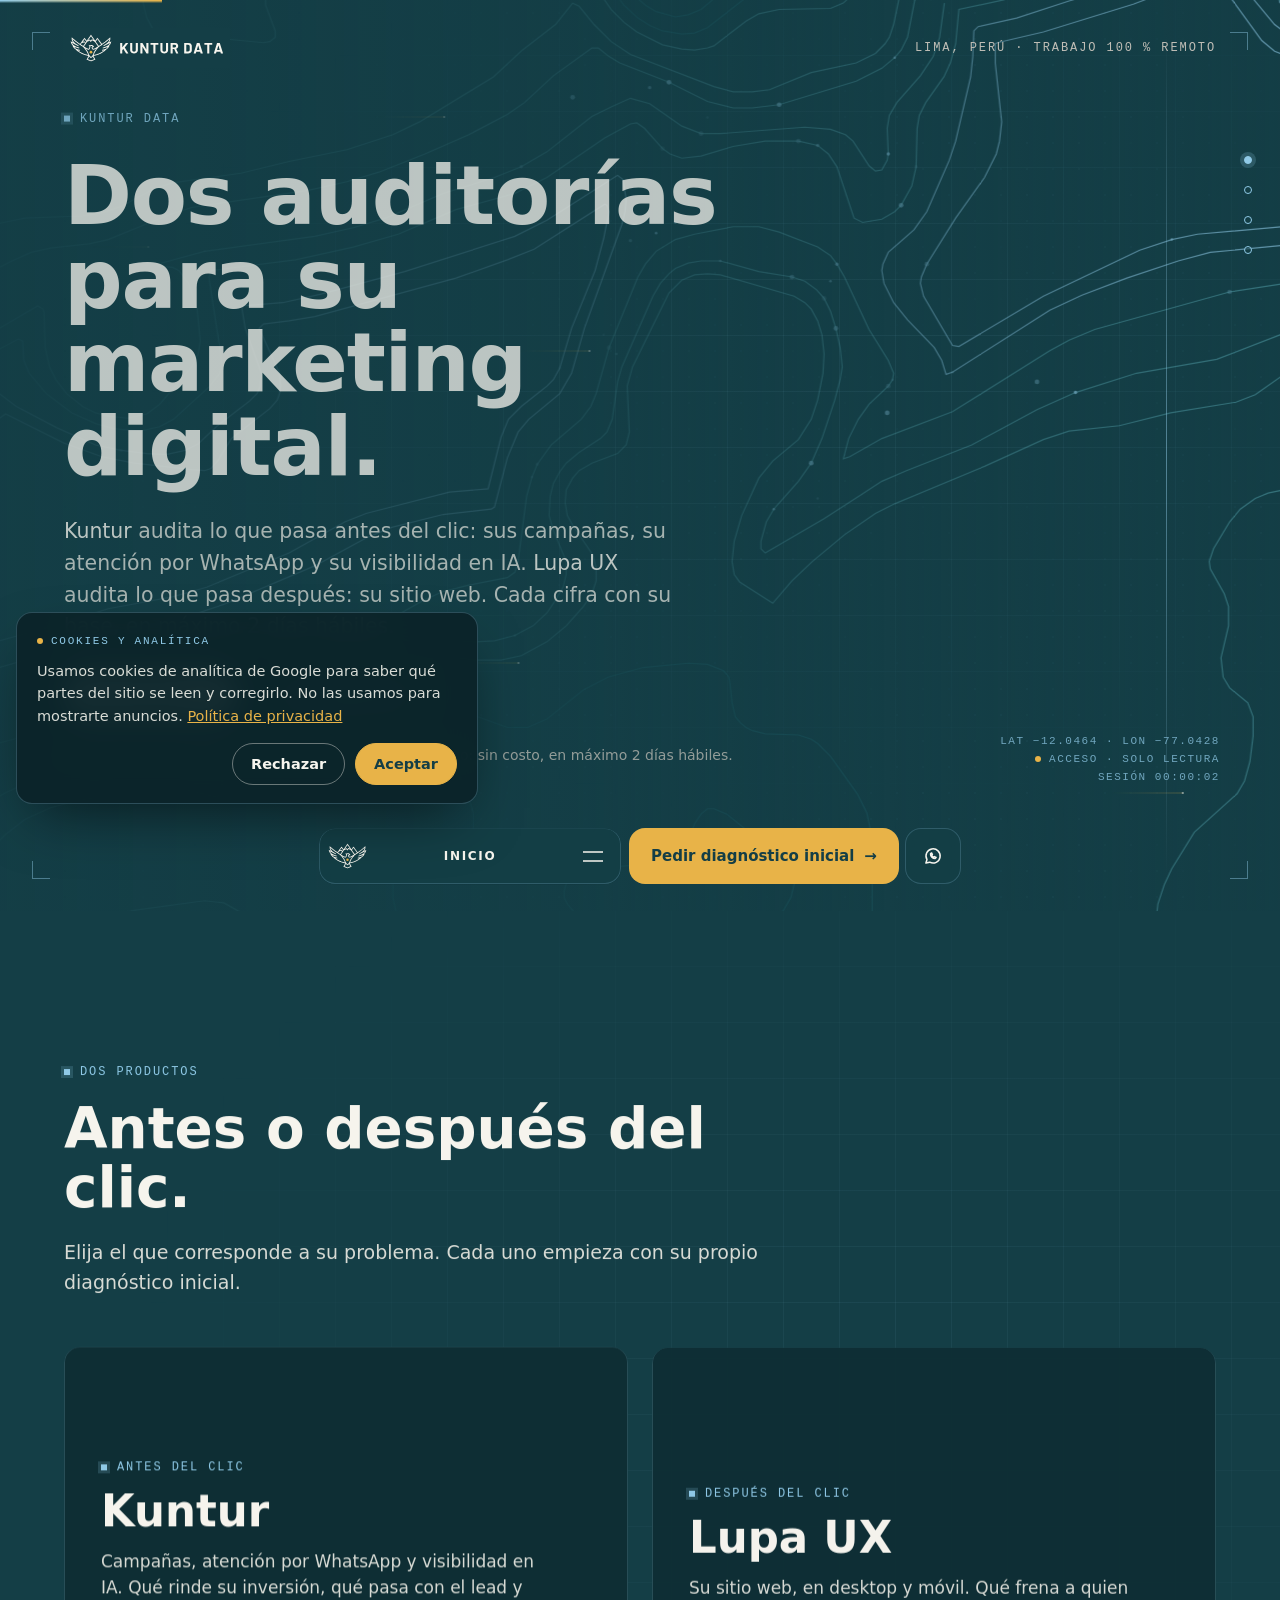
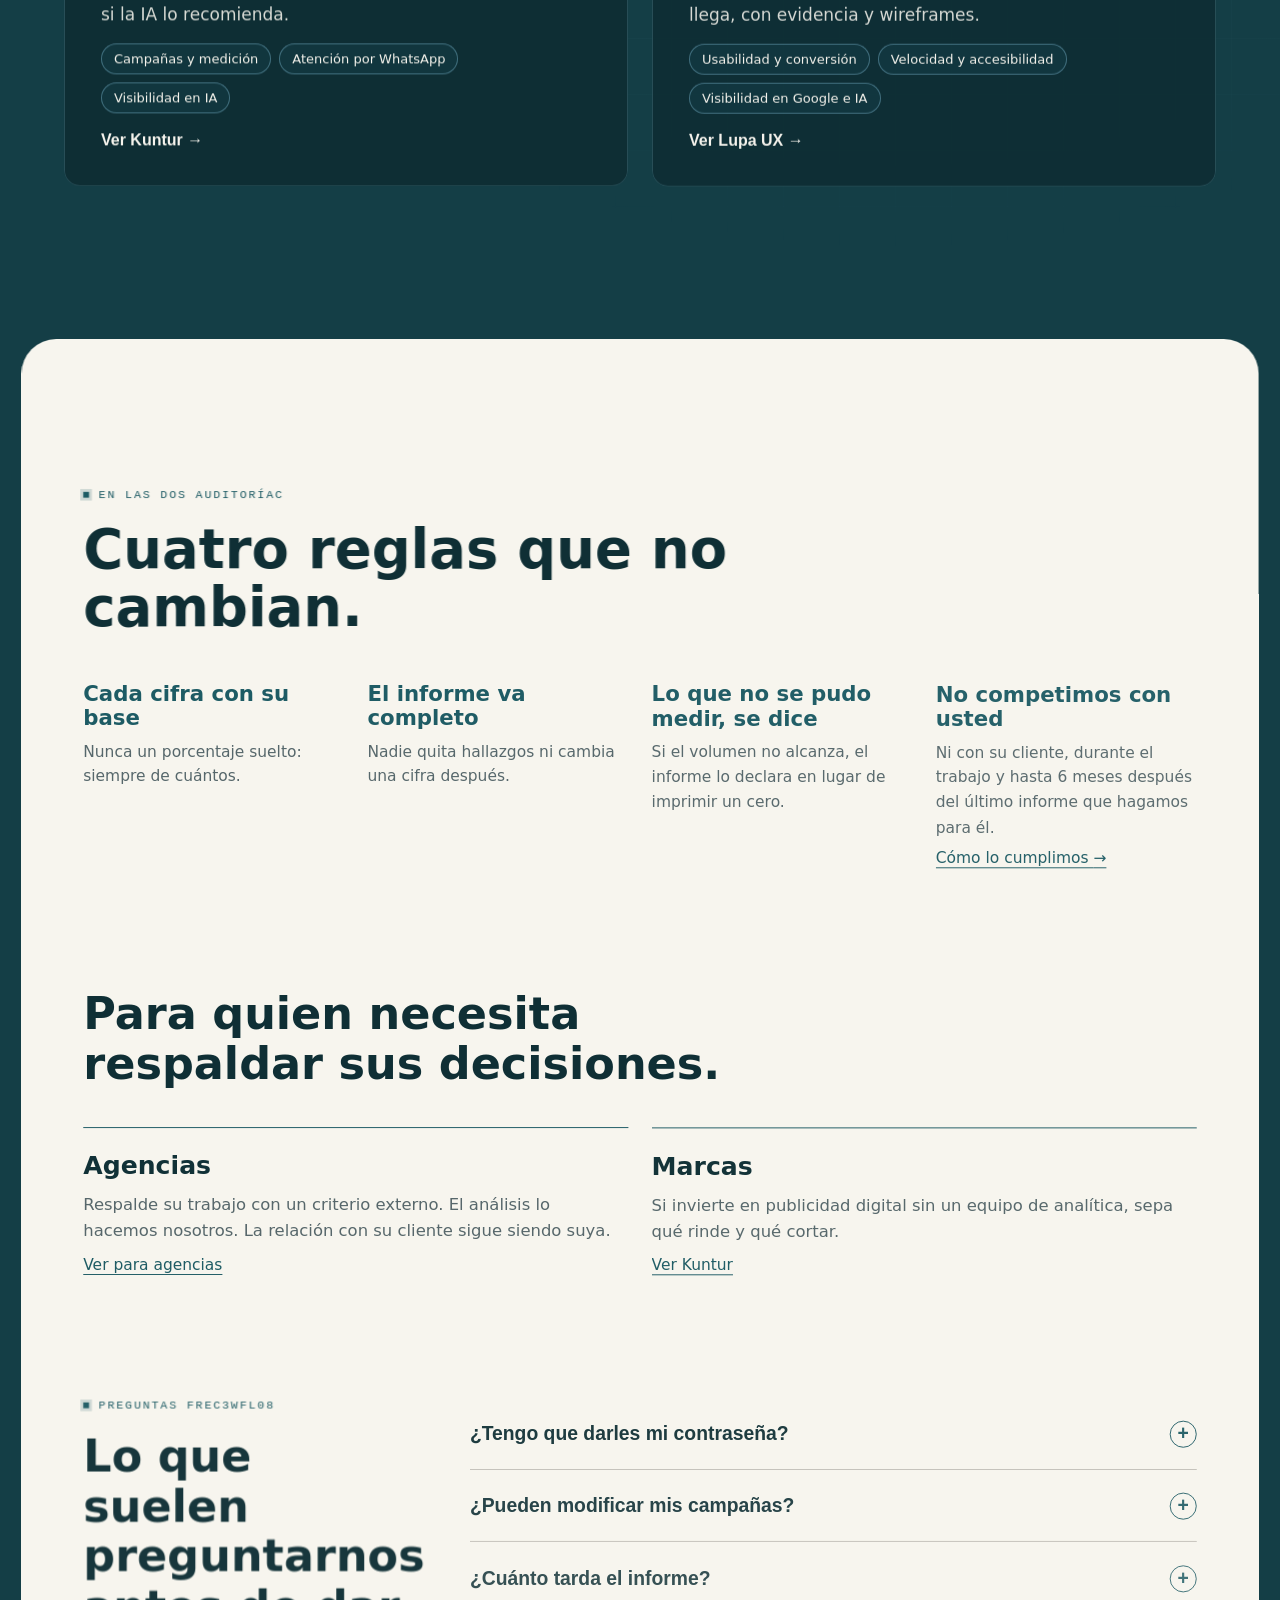
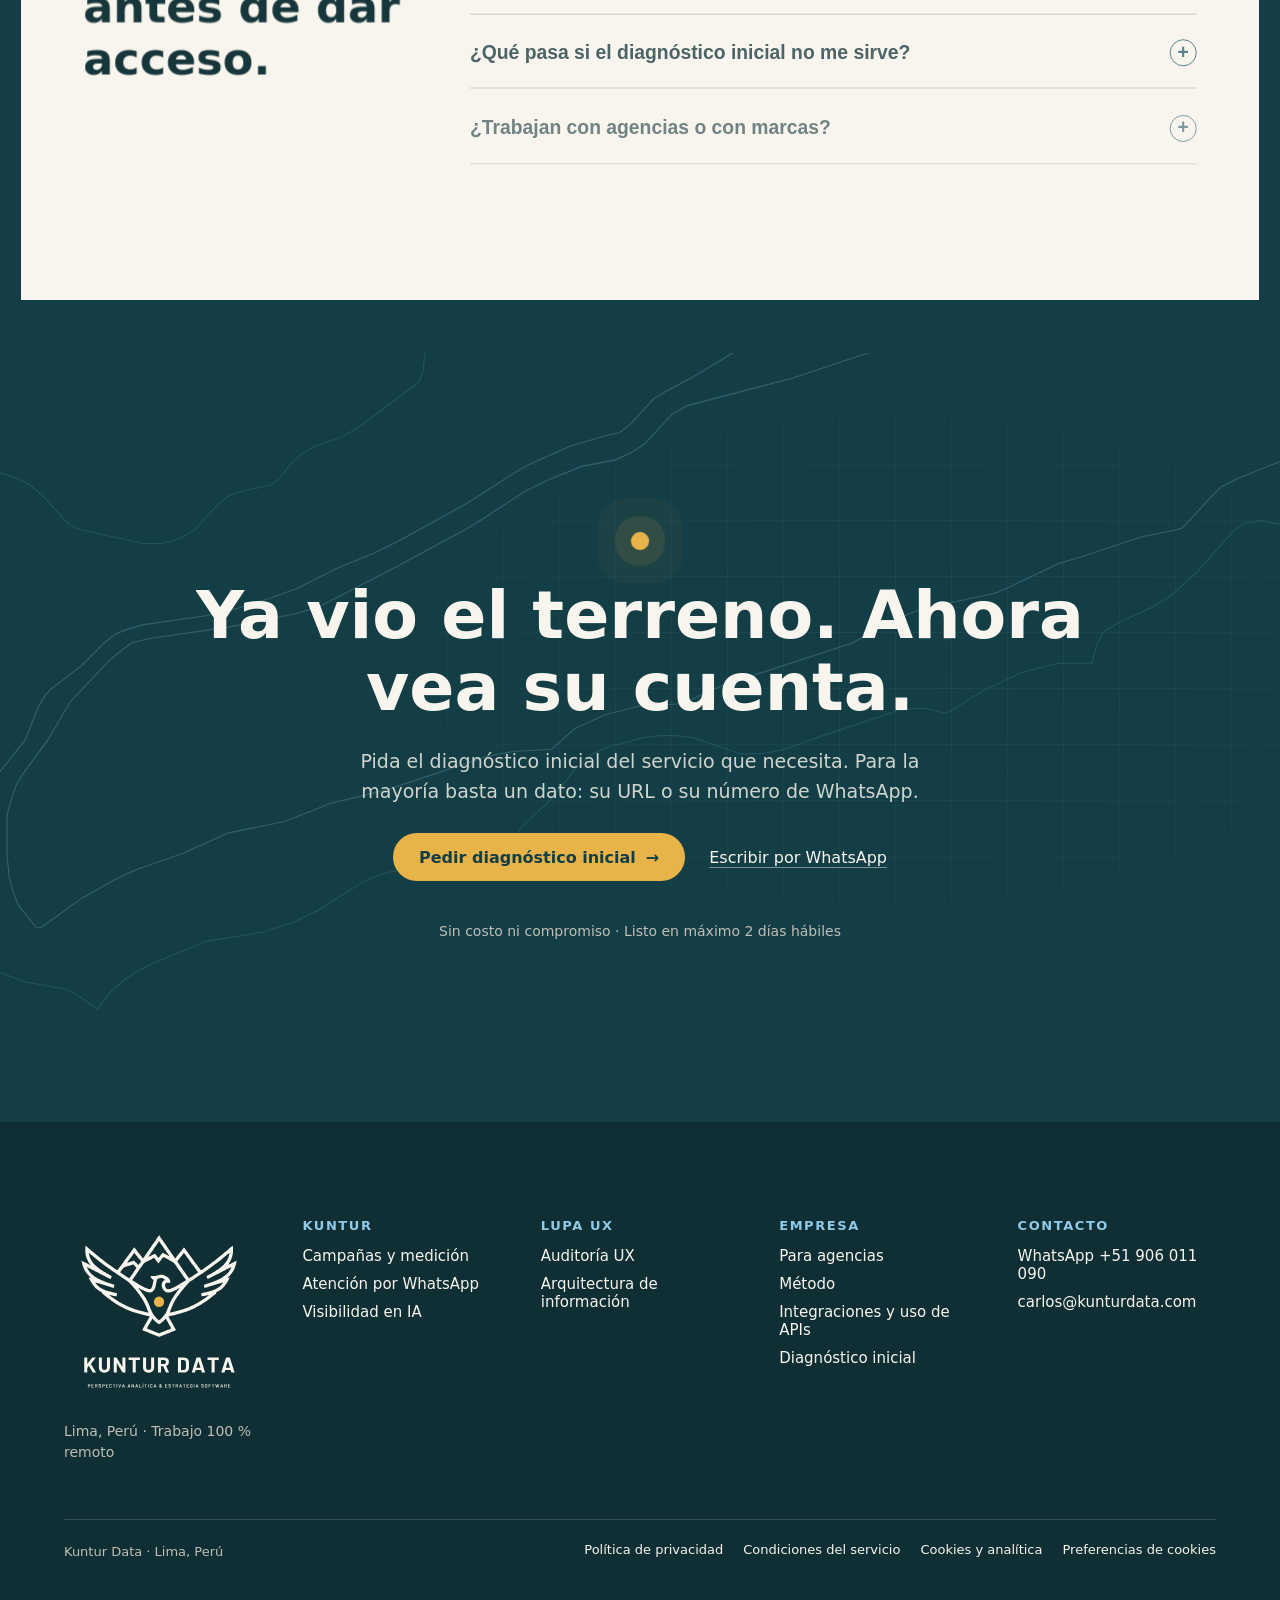
<file: index.html>
<!doctype html>
<html lang="es">
<head>
<meta charset="utf-8">
<meta name="viewport" content="width=device-width, initial-scale=1">
<!-- Consent Mode v2: estado por defecto (debe ir antes de GTM) -->
<script>
  window.dataLayer = window.dataLayer || [];
  function gtag(){dataLayer.push(arguments);}
  gtag('consent', 'default', {
    ad_storage: 'denied',
    ad_user_data: 'denied',
    ad_personalization: 'denied',
    analytics_storage: 'denied',
    wait_for_update: 500
  });
  try {
    var kc = JSON.parse(localStorage.getItem('kuntur_consent'));
    if (kc) { gtag('consent', 'update', kc); }
  } catch (e) {}
  window.dataLayer.push({ content_group: 'home' });
</script>
<!-- Google Tag Manager -->
<script>(function(w,d,s,l,i){w[l]=w[l]||[];w[l].push({'gtm.start':
new Date().getTime(),event:'gtm.js'});var f=d.getElementsByTagName(s)[0],
j=d.createElement(s),dl=l!='dataLayer'?'&l='+l:'';j.async=true;j.src=
'https://www.googletagmanager.com/gtm.js?id='+i+dl;f.parentNode.insertBefore(j,f);
})(window,document,'script','dataLayer','GTM-5GH3MTMJ');</script>
<!-- End Google Tag Manager -->
<script>(function(h){if(!window.matchMedia('(prefers-reduced-motion: reduce)').matches){h.classList.add('kd-js');setTimeout(function(){if(!h.classList.contains('kd-ready'))h.classList.remove('kd-js')},3000)}})(document.documentElement);</script>
<title>Kuntur Data | Auditoría de campañas y de sitios web</title>
<meta name="description" content="Dos auditorías: Kuntur para sus campañas, su atención por WhatsApp y su visibilidad en IA, y Lupa UX para su sitio web. Diagnóstico inicial sin costo.">
<link rel="canonical" href="https://kunturdata.com/">
<link rel="icon" type="image/png" href="favicon.png">
<meta property="og:type" content="website">
<meta property="og:site_name" content="Kuntur Data">
<meta property="og:locale" content="es_PE">
<meta property="og:url" content="https://kunturdata.com/">
<meta property="og:title" content="Kuntur Data | Auditoría de campañas y de sitios web">
<meta property="og:description" content="Dos auditorías: Kuntur para sus campañas, su atención por WhatsApp y su visibilidad en IA, y Lupa UX para su sitio web. Diagnóstico inicial sin costo.">
<meta property="og:image" content="https://kunturdata.com/assets/logo/kuntur-data-horizontal.png">
<meta name="twitter:card" content="summary_large_image">
<link rel="icon" href="assets/logo/kuntur-data-simbolo.svg" type="image/svg+xml">

<link rel="preconnect" href="https://fonts.googleapis.com">
<link rel="preconnect" href="https://fonts.gstatic.com" crossorigin="anonymous">
<link rel="preload" as="style" href="https://fonts.googleapis.com/css2?family=Barlow:wght@600;700;800&amp;family=DM+Sans:opsz,wght@9..40,400;9..40,500&amp;family=JetBrains+Mono:wght@400;500&amp;display=swap" onload="this.onload=null;this.rel=\'stylesheet\'">
<noscript><link rel="stylesheet" href="https://fonts.googleapis.com/css2?family=Barlow:wght@600;700;800&amp;family=DM+Sans:opsz,wght@9..40,400;9..40,500&amp;family=JetBrains+Mono:wght@400;500&amp;display=swap"></noscript>
<style>
body{margin:0;background:#143E46}
a{color:#1C5A63}a:hover{color:#0F2F35}
.kd{font-family:'DM Sans',system-ui,sans-serif;color:#F7F5EE;background:#143E46;-webkit-font-smoothing:antialiased}
.kd *{box-sizing:border-box}
.kd h1,.kd h2,.kd h3,.kd .num,.kd .bar,.kd .eti,.kd .btn{font-family:'Barlow',system-ui,sans-serif}
.wrap{max-width:1280px;margin:0 auto;padding-left:clamp(16px,5vw,80px);padding-right:clamp(16px,5vw,80px)}
.skip{position:absolute;left:16px;top:-60px;background:#E8B348;color:#143E46;padding:10px 16px;border-radius:999px;font-weight:600;z-index:100}
.skip:focus{top:16px}
.kd a:focus-visible,.kd button:focus-visible,.kd summary:focus-visible{outline:3px solid #90CAE7;outline-offset:3px;border-radius:6px}
.eti{font-size:13px;font-weight:600;letter-spacing:.12em;text-transform:uppercase;margin:0}
.btn{display:inline-flex;align-items:center;gap:10px;min-height:48px;padding:0 26px;border-radius:999px;font-weight:600;font-size:16px;text-decoration:none;transition:transform .2s ease,background .2s ease}
.btn .ar{transition:transform .2s ease}
.btn:hover .ar{transform:translateX(4px)}
.btn:active{transform:scale(.98)}
.btn-gold{background:#E8B348;color:#143E46}.btn-gold:hover{background:#F0C463;color:#143E46}
.btn-cream{background:#F7F5EE;color:#143E46}.btn-cream:hover{background:#FFFFFF;color:#143E46}
.btn-line{border:1.5px solid rgba(247,245,238,.5);color:#F7F5EE}.btn-line:hover{border-color:#F7F5EE;color:#F7F5EE}
.btn-teal{border:1.5px solid #1C5A63;color:#1C5A63}.btn-teal:hover{background:#1C5A63;color:#F7F5EE}
.lk{color:#F7F5EE;text-decoration:underline;text-underline-offset:4px;text-decoration-color:rgba(247,245,238,.45)}
.lk:hover{color:#F7F5EE;text-decoration-color:#F7F5EE}
.lkt{color:#1C5A63;font-weight:500;text-underline-offset:4px}
.hero{position:relative;overflow:hidden;min-height:820px;display:flex;align-items:center}
.topo{position:absolute;inset:0;width:100%;height:100%}
.topo-s{position:absolute;inset:0;width:100%;height:100%;opacity:.9}
.ct path{fill:none;stroke-width:1.1;vector-effect:non-scaling-stroke}
.ct .c{stroke:#1C5A63}.ct .b{stroke:#3E7F88}.ct .a{stroke:#90CAE7;stroke-opacity:.75}
.pt circle{fill:#90CAE7;opacity:.6}
.veil{position:absolute;inset:0;background:linear-gradient(90deg,rgba(20,62,70,.94) 0%,rgba(20,62,70,.78) 45%,rgba(20,62,70,.15) 100%)}
.alt{position:sticky;top:140px;z-index:20;height:0}
.alt nav{position:absolute;right:20px;display:flex;flex-direction:column;align-items:flex-end;gap:6px;padding:8px 0}
.alt a{font-family:'Barlow',sans-serif;font-size:0;font-weight:600;letter-spacing:.1em;text-transform:uppercase;color:#F7F5EE;text-decoration:none;display:flex;flex-direction:row-reverse;align-items:center;gap:10px;min-height:24px;min-width:24px;padding:4px 8px;border-radius:999px}
.alt a:hover,.alt a:focus-visible{font-size:11px;color:#F7F5EE;background:rgba(15,47,53,.92);padding:4px 8px 4px 14px}
.alt a span{flex:none;width:8px;height:8px;border-radius:50%;border:1.5px solid #90CAE7;background:rgba(20,62,70,.55)}
.alt a:hover span,.alt a:focus-visible span{background:#90CAE7}
.g4{display:grid;grid-template-columns:repeat(auto-fit,minmax(240px,1fr));gap:24px}
.g2{display:grid;grid-template-columns:repeat(auto-fit,minmax(min(100%,420px),1fr));gap:24px}
.prob{border-top:1px solid rgba(144,202,231,.35);padding-top:20px}
.valle{position:relative;overflow:hidden;border-radius:16px;min-height:360px;background:#0F2F35;padding:36px;display:flex;flex-direction:column;justify-content:flex-end;gap:12px;text-decoration:none;color:#F7F5EE;border:1px solid rgba(144,202,231,.2);transition:border-color .3s ease}
.valle:hover{border-color:rgba(144,202,231,.7);color:#F7F5EE}
.valle .topo-s{transition:transform .8s cubic-bezier(.2,.7,.2,1)}
.valle:hover .topo-s{transform:scale(1.06)}
.valle .vin{position:relative;display:flex;flex-direction:column;gap:12px}
.chips{list-style:none;margin:4px 0 6px;padding:0;display:flex;flex-wrap:wrap;gap:8px}
.chips li{font-size:13px;font-weight:500;padding:7px 12px;border:1px solid rgba(144,202,231,.4);border-radius:999px;color:#F7F5EE;background:rgba(20,62,70,.6)}
.valle{min-height:440px}
.cream{background:#F7F5EE;color:#0F2F35}
.cream2{background:#EFEBE0;color:#0F2F35}
.cifra{background:#FFFFFF;border:1px solid #DAD6CB;border-radius:12px;padding:28px;display:flex;flex-direction:column;gap:14px}
.num{font-size:clamp(48px,6vw,76px);font-weight:800;line-height:1;color:#1C5A63;margin:0;letter-spacing:-.01em}
.cota{width:100%;height:16px;display:block}
.cota line{stroke:#1C5A63;stroke-width:1.2}
.base{margin:0;color:#55666A;font-size:16px;line-height:1.55}
.hacer{background:#EFEBE0;border-radius:8px;padding:14px 16px}
.hacer p{margin:4px 0 0;font-size:15px;line-height:1.5;color:#0F2F35}
.step{display:flex;flex-direction:column;gap:10px;position:relative;padding-top:28px;border-top:1.5px solid #1C5A63}
.step .n{font-family:'Barlow',sans-serif;font-weight:800;font-size:15px;color:#1C5A63;position:absolute;top:-12px;left:0;background:#F7F5EE;padding-right:10px}
.docs{display:grid;grid-template-columns:repeat(auto-fit,minmax(220px,1fr));gap:28px;align-items:start}
.doc{margin:0;display:flex;flex-direction:column;gap:12px}
.doc img{width:100%;height:auto;display:block;border-radius:6px;box-shadow:0 18px 40px -18px rgba(15,47,53,.45),0 2px 6px rgba(15,47,53,.12);background:#fff;transition:transform .5s cubic-bezier(.2,.7,.2,1)}
.doc:nth-child(odd) img{transform:rotate(-2.5deg)}.doc:nth-child(even) img{transform:rotate(2deg)}
.doc:hover img{transform:rotate(0deg) translateY(-6px)}
.doc figcaption{font-size:14px;color:#55666A;line-height:1.45}
.doc figcaption b{display:block;color:#0F2F35;font-weight:500;font-size:16px}
.faq details{border-bottom:1px solid #C0BEB6;padding:4px 0}
.faq summary{cursor:pointer;list-style:none;display:flex;justify-content:space-between;align-items:center;gap:24px;min-height:64px;font-family:'Barlow',sans-serif;font-weight:600;font-size:20px;color:#0F2F35}
.faq summary::-webkit-details-marker{display:none}
.faq summary .pl{flex:none;width:28px;height:28px;border-radius:50%;border:1.5px solid #1C5A63;display:grid;place-items:center;color:#1C5A63;transition:transform .25s ease}
.faq details[open] summary .pl{transform:rotate(45deg)}
.faq details p{margin:0 0 22px;max-width:68ch;color:#55666A;font-size:17px;line-height:1.6}
.sol{position:relative;overflow:hidden}
.sun{width:18px;height:18px;border-radius:50%;background:#E8B348;box-shadow:0 0 0 10px rgba(232,179,72,.12),0 0 0 22px rgba(232,179,72,.06)}
.foot{background:#0F2F35;color:#C0BEB6}
.foot a{color:#F7F5EE;text-decoration:none}.foot a:hover{color:#90CAE7}
.foot h3{font-size:13px;font-weight:600;letter-spacing:.12em;text-transform:uppercase;color:#90CAE7;margin:0 0 14px}
.foot ul{list-style:none;margin:0;padding:0;display:flex;flex-direction:column;gap:10px;font-size:15px}
.dock{position:sticky;bottom:16px;z-index:60;display:flex;justify-content:center;padding:0 16px;pointer-events:none}
.bar{pointer-events:auto;display:flex;align-items:center;gap:6px;padding:8px 8px 8px 18px;border-radius:16px;background:rgba(20,62,70,.92);backdrop-filter:blur(12px);-webkit-backdrop-filter:blur(12px);border:1px solid rgba(144,202,231,.22);box-shadow:0 18px 40px -12px rgba(0,0,0,.45);max-width:100%}
.bar .bl{display:flex;align-items:center;gap:2px}
.bar .bl a{color:#F7F5EE;text-decoration:none;font-weight:600;font-size:15px;padding:12px 14px;border-radius:10px;min-height:44px;display:inline-flex;align-items:center}
.bar .bl a:hover{background:rgba(144,202,231,.12);color:#F7F5EE}
.bar .btn{min-height:44px;padding:0 20px;font-size:15px}
.ico{width:44px;height:44px;border-radius:12px;display:inline-grid;place-items:center;color:#F7F5EE;background:transparent;border:1px solid rgba(247,245,238,.25);cursor:pointer;text-decoration:none}
.ico:hover{background:rgba(144,202,231,.12);color:#F7F5EE}
.menu-btn{display:none;font-family:'Barlow',sans-serif;font-weight:600;font-size:15px;color:#F7F5EE;background:transparent;border:1px solid rgba(247,245,238,.25);border-radius:12px;min-height:44px;padding:0 14px;cursor:pointer}
.sheet{pointer-events:auto;position:absolute;bottom:72px;left:16px;right:16px;background:#0F2F35;border:1px solid rgba(144,202,231,.25);border-radius:16px;padding:12px;display:flex;flex-direction:column}
.sheet a{color:#F7F5EE;text-decoration:none;font-family:'Barlow',sans-serif;font-weight:600;font-size:18px;padding:14px 12px;border-radius:10px}
.sheet a:hover{background:rgba(144,202,231,.12);color:#F7F5EE}
.sheet[hidden]{display:none}
.sym{height:26px;width:auto;display:block}
@media (max-width:1100px){.alt{display:none}}
@media (max-width:900px){.bar .bl{display:none}.menu-btn{display:inline-flex;align-items:center}.hero{min-height:720px}.veil{background:linear-gradient(180deg,rgba(20,62,70,.6) 0%,rgba(20,62,70,.92) 70%)}}
@media (max-width:480px){.bar .btn .ar{display:none}.bar{padding-left:10px}.hidexs{display:none}}
@keyframes draw{to{stroke-dashoffset:0}}
@keyframes tw{from{opacity:.15}to{opacity:.85}}
@keyframes rise{from{opacity:0;transform:translateY(48px);filter:blur(6px)}to{opacity:1;transform:none;filter:none}}
@keyframes lit{to{background-position:0 0}}
@keyframes sheet{from{border-radius:56px 56px 0 0;transform:scale(.94)}to{border-radius:0;transform:none}}
@keyframes heroout{to{transform:translateY(-140px);opacity:0}}
@keyframes vreveal{from{clip-path:inset(22% 0 0 0 round 16px);transform:translateY(60px);opacity:.3}to{clip-path:inset(0 0 0 0 round 16px);transform:none;opacity:1}}
@keyframes vtopo{from{transform:scale(1.25)}to{transform:scale(1)}}
@keyframes numin{from{opacity:0;filter:blur(12px);letter-spacing:.06em;transform:translateY(16px)}to{opacity:1;filter:none;letter-spacing:-.01em;transform:none}}
@keyframes fade{from{opacity:0;transform:translateY(14px)}to{opacity:1;transform:none}}
@keyframes docin{from{opacity:0;transform:translateY(140px) rotate(-6deg)}to{opacity:1;transform:none}}
@keyframes line{from{transform:scaleX(0)}to{transform:scaleX(1)}}
@keyframes sunin{from{transform:scale(0);opacity:0}to{transform:scale(1);opacity:1}}
@keyframes descend{from{transform:scale(1) translateY(0)}to{transform:scale(1.35) translateY(8%)}}
@keyframes cota{from{transform:scaleX(0)}to{transform:scaleX(1)}}
@keyframes pulse{0%{box-shadow:0 0 0 0 rgba(232,179,72,.55)}100%{box-shadow:0 0 0 22px rgba(232,179,72,0)}}

</style>
<link rel="stylesheet" href="assets/kd-tech.css?v=20261107">
<link rel="stylesheet" href="assets/kd-menu.css?v=20261119">
</head>
<body>
<!-- Google Tag Manager (noscript) -->
<noscript><iframe src="https://www.googletagmanager.com/ns.html?id=GTM-5GH3MTMJ"
height="0" width="0" style="display:none;visibility:hidden"></iframe></noscript>
<!-- End Google Tag Manager (noscript) -->
<!-- Aviso de cookies (Consent Mode v2) -->
<div id="kuntur-consent" role="dialog" aria-label="Preferencias de cookies" hidden>
<p class="kc-t">Cookies y analítica</p>
<p>Usamos cookies de analítica de Google para saber qué partes del sitio se leen y corregirlo. No las usamos para mostrarte anuncios. <a href="privacidad.html#analitica">Política de privacidad</a></p>
<div class="kc-botones"><button type="button" data-consent="denied">Rechazar</button><button type="button" data-consent="granted" class="kc-aceptar">Aceptar</button></div>
</div>
<script>(function(){var b=document.getElementById('kuntur-consent'),s=null;try{s=localStorage.getItem('kuntur_consent')}catch(e){}if(!s)b.hidden=false})();</script>
<div class="kd" id="inicio">
<a class="skip" href="#contenido">Saltar al contenido</a>

<header style="position: absolute; top: 0; left: 0; right: 0; z-index: 30;">
<div class="wrap" style="display: flex; align-items: center; justify-content: space-between; gap: 24px; padding-top: 28px; padding-bottom: 28px;">
<a href="#inicio" aria-label="Kuntur Data, inicio" style="display: inline-flex;"><img width="749" height="180" src="assets/logo/kuntur-data-horizontal-negativo.svg" alt="Kuntur Data" style="height: 40px; width: auto; display: block;"></a>
<p class="eti hidexs" style="color: #C0BEB6; font-size: 12px;">Lima, Perú · Trabajo 100 % remoto</p>
</div>
</header>

<div class="alt" aria-hidden="false">
<nav aria-label="Secciones de esta página">
<a href="#vista"><span></span>Kuntur Data</a>
<a href="#valles"><span></span>Los dos productos</a>
<a href="#garantias"><span></span>Garantías</a>
<a href="#diagnostico"><span></span>Diagnóstico inicial</a>
</nav>
</div>

<main id="contenido">

<section id="vista" class="hero" aria-labelledby="h1">
<svg class="topo" viewBox="0 0 1440 900" preserveAspectRatio="xMidYMid slice" aria-hidden="true" focusable="false"><g class="ct"><path class="c" pathLength="1" d="M782,900 L778,888 771,882 755,876 741,874 733,876 729,881 727,900"></path><path class="c" pathLength="1" d="M806,900 L807,882 810,870 814,864 831,852 835,846 835,840 832,834 825,831 819,831 813,834 798,852 789,855 771,854 735,841 723,839 705,840 693,846 689,852 689,858 700,888 702,900"></path><path class="c" pathLength="1" d="M828,900 L831,888 854,864 861,852 864,840 862,821 856,809 850,804 822,791 801,774 789,769 783,769 777,774 771,783 763,803 759,810 752,815 735,820 675,825 657,833 651,839 649,846 649,852 652,858 672,882 678,894 679,900"></path><path class="c" pathLength="1" d="M1304,900 L1301,894 1289,888 1283,888 1271,889 1265,892 1263,894 1260,900"></path><path class="c" pathLength="1" d="M0,23 L18,22 36,16 43,12 48,6 50,0"></path><path class="c" pathLength="1" d="M865,900 L866,894 877,870 896,803 896,791 894,785 886,770 880,765 868,758 837,753 795,733 777,729 771,731 764,737 747,780 741,791 734,797 723,803 711,805 693,805 681,803 668,797 663,791 661,785 663,773 681,719 683,713 681,711 669,712 633,726 615,737 609,743 607,749 605,761 611,797 611,809 604,840 597,852 590,858 556,876 549,882 546,888 544,900"></path><path class="c" pathLength="1" d="M1355,900 L1353,894 1348,888 1332,879 1307,871 1283,869 1265,870 1252,876 1245,882 1241,887 1238,900"></path><path class="c" pathLength="1" d="M711,0 L717,11 725,18 735,24 753,29 765,27 777,22 789,12 799,0"></path><path class="c" pathLength="1" d="M0,37 L30,34 54,27 67,18 72,12 76,0"></path><path class="c" pathLength="1" d="M908,900 L908,858 920,815 921,797 916,775 904,755 886,733 874,726 862,723 831,722 819,719 801,710 789,702 782,695 763,664 753,658 735,656 711,658 693,664 675,675 639,701 621,710 594,719 585,725 583,731 581,743 586,797 584,809 581,821 572,833 560,841 548,843 524,842 515,846 511,852 511,858 517,888 518,900"></path><path class="c" pathLength="1" d="M1400,900 L1399,888 1396,876 1392,869 1380,860 1368,856 1350,854 1289,850 1259,853 1241,861 1235,867 1229,876 1225,888 1224,900"></path><path class="c" pathLength="1" d="M695,0 L699,10 705,18 718,30 729,37 741,42 759,45 771,44 783,39 833,0"></path><path class="c" pathLength="1" d="M0,52 L18,51 42,46 72,36 82,30 90,22 96,12 98,0"></path><path class="c" pathLength="1" d="M1440,833 L1422,831 1404,826 1367,815 1356,809 1353,803 1354,797 1362,777 1367,755 1374,689 1372,677 1369,670 1368,669 1362,668 1350,673 1332,684 1319,695 1313,702 1307,714 1297,749 1291,761 1283,770 1264,785 1252,797 1239,828 1220,858 1214,876 1212,900"></path><path class="c" pathLength="1" d="M937,900 L937,797 932,773 923,755 898,720 886,708 880,704 868,700 837,699 825,696 819,693 814,689 809,683 806,670 804,652 803,646 798,640 783,634 765,633 723,637 690,646 667,658 633,685 615,693 596,693 560,680 548,682 542,686 536,697 536,713 541,725 554,744 559,755 564,773 564,791 560,803 554,810 548,814 506,815 500,818 494,824 489,840 489,852 497,888 499,900"></path><path class="b" pathLength="1" d="M254,0 L256,18 259,30 265,41 271,45 278,48 289,50 337,50 368,53 374,52 379,48 379,42 370,18 370,0"></path><path class="b" pathLength="1" d="M681,0 L686,12 693,22 705,34 717,43 741,55 759,59 771,60 783,58 789,56 819,33 831,26 850,22 898,21 910,16 927,0"></path><path class="b" pathLength="1" d="M0,74 L18,71 66,56 84,49 96,42 104,36 113,24 118,12 120,0"></path><path class="b" pathLength="1" d="M1440,552 L1422,554 1410,560 1402,568 1386,594 1376,604 1338,625 1332,627 1326,626 1320,616 1321,604 1349,556 1372,519 1375,513 1376,501 1373,489 1368,482 1356,474 1344,470 1326,470 1307,474 1295,479 1281,489 1271,501 1256,526 1252,538 1253,545 1266,568 1270,580 1270,598 1263,628 1265,646 1271,656 1288,670 1293,683 1293,701 1290,725 1285,743 1278,755 1238,791 1217,825 1210,840 1204,858 1202,876 1201,900"></path><path class="b" pathLength="1" d="M1440,803 L1428,801 1416,798 1404,793 1394,785 1386,771 1383,749 1384,731 1388,707 1397,670 1404,651 1410,642 1416,637 1428,631 1440,630"></path><path class="b" pathLength="1" d="M81,900 L68,858 61,846 54,839 42,832 24,829 12,832 0,842"></path><path class="b" pathLength="1" d="M374,900 L372,894 365,882 349,867 331,857 313,855 247,864 223,870 211,876 203,882 198,888 192,900"></path><path class="b" pathLength="1" d="M959,900 L958,864 948,779 946,767 941,755 892,691 880,682 855,670 847,664 842,658 833,634 825,622 813,615 795,613 729,617 699,623 669,636 627,665 615,671 603,672 566,662 548,660 526,664 506,677 500,679 476,668 458,665 446,666 434,668 420,677 410,689 405,707 404,719 405,725 410,730 422,734 475,737 485,743 490,755 490,767 476,797 473,815 474,846 482,900"></path><path class="b" pathLength="1" d="M668,0 L673,12 681,24 693,37 711,52 727,60 747,68 771,74 789,76 801,74 807,71 825,54 836,48 844,47 856,47 898,55 910,54 922,50 928,47 934,40 944,12 950,0"></path><path class="b" pathLength="1" d="M0,120 L12,116 45,85 56,79 66,76 69,72 78,71 84,68 85,66 96,65 100,60 108,58 127,40 132,42 122,54 114,60 66,83 55,91 50,97 42,109 30,145 24,156 18,161 12,163 0,162"></path><path class="b" pathLength="1" d="M0,227 L12,217 42,185 67,169 84,162 102,161 151,178 169,181 181,181 202,175 241,150 259,142 277,137 295,133 331,132 410,120 434,113 500,86 535,66 551,54 610,0"></path><path class="b" pathLength="1" d="M1440,395 L1428,397 1392,396 1385,399 1380,405 1378,411 1380,423 1401,465 1415,513 1422,521 1428,524 1440,527"></path><path class="b" pathLength="1" d="M1440,532 L1427,532 1422,528 1410,526 1404,518 1394,489 1387,477 1374,465 1362,459 1344,454 1326,454 1307,458 1289,466 1277,473 1265,483 1231,519 1223,532 1221,538 1222,550 1236,580 1237,586 1235,639 1233,634 1234,610 1231,592 1225,580 1205,552 1198,532 1199,513 1208,483 1207,477 1205,474 1199,470 1187,467 1121,462 1097,464 1060,472 1030,483 988,507 950,526 934,538 918,556 911,568 904,586 898,610 896,622 898,640 919,695 916,699 915,695 910,691 900,677 864,646 844,610 837,602 825,594 813,591 765,595 723,589 711,590 687,601 627,640 609,648 590,649 530,642 512,641 434,656 416,663 405,670 386,696 360,719 355,727 353,737 353,755 358,767 368,776 386,783 422,791 434,798 446,808 452,817 458,834 459,840 458,861 453,846 446,834 440,830 428,825 392,822 343,812 259,800 235,798 205,799 187,802 169,809 152,821 140,834 133,846 130,852 129,864 129,888 127,900"></path><path class="b" pathLength="1" d="M101,900 L98,888 78,849 66,831 54,821 30,808 12,802 0,802"></path><path class="b" pathLength="1" d="M0,299 L48,263 96,234 121,222 145,217 199,215 217,212 235,206 265,190 283,184 347,175 392,164 446,153 489,139 514,127 583,85 610,60 641,36 657,16 663,19 677,36 693,52 711,64 789,94 807,99 825,99 841,97 880,81 922,72 940,63 949,54 953,48 957,36 962,12 967,0"></path><path class="b" pathLength="1" d="M1440,330 L1422,336 1374,342 1350,348 1332,356 1295,382 1277,389 1216,399 1168,411 1121,416 1097,424 1042,449 958,484 940,493 911,513 881,538 862,556 844,577 813,557 808,550 806,538 808,519 815,495 831,460 844,444 868,424 880,405 886,387 891,362 892,344 890,326 886,313 880,302 874,296 864,290 795,270 783,269 771,270 759,275 747,287 713,356 708,374 710,417 707,429 699,437 675,446 663,453 657,460 651,471 650,483 652,495 657,504 676,532 679,544 679,556 675,568 667,580 651,598 633,613 609,626 590,630 566,630 518,624 500,625 458,639 422,647 405,652 395,658 374,676 349,690 339,701 332,719 329,749 325,758 289,750 265,750 196,761 169,768 145,779 127,793 104,815 90,836 84,837 78,828 66,815 36,794 18,788 0,788"></path><path class="b" pathLength="1" d="M1440,296 L1398,308 1326,323 1259,349 1184,362 1127,380 1091,396 1030,429 969,453 946,463 892,498 837,530 833,526 833,519 838,501 845,489 868,463 880,446 890,423 902,387 907,368 909,356 907,338 903,320 898,304 892,292 885,284 874,276 862,272 831,267 795,257 777,257 765,259 753,264 747,269 739,278 732,290 703,356 699,370 694,405 689,417 683,423 663,436 651,446 645,454 639,465 636,477 635,495 639,509 651,538 651,550 648,562 641,574 633,586 620,598 603,607 584,612 566,613 518,611 494,613 446,631 395,640 380,648 336,677 326,689 313,713 283,710 259,712 193,733 145,746 127,754 115,761 72,797 66,798 48,784 36,779 18,777 0,778"></path><path class="b" pathLength="1" d="M0,338 L18,326 42,304 54,296 102,273 133,257 151,249 169,245 205,241 223,237 277,215 301,207 410,191 446,183 476,174 519,157 560,139 596,120 612,109 639,84 675,58 681,58 691,66 701,72 747,90 783,108 807,114 825,114 850,111 922,89 946,77 958,67 964,60 970,48 977,12 982,0"></path><path class="b" pathLength="1" d="M1440,272 L1380,288 1295,304 1181,333 1144,344 1121,354 1091,370 1024,411 946,441 886,479 883,477 885,471 893,453 910,406 924,374 928,362 927,350 924,338 904,287 898,276 888,266 880,260 868,256 801,243 777,244 759,248 741,259 734,266 726,278 698,344 685,393 679,405 669,416 645,436 632,453 626,471 623,489 625,538 623,550 617,568 609,577 584,584 548,597 488,604 440,619 386,628 374,633 362,640 331,663 313,680 277,681 253,686 229,693 175,715 121,730 102,739 60,769 54,766 42,764 0,769"></path><path class="b" pathLength="1" d="M0,366 L24,353 54,328 66,320 108,302 145,281 163,273 223,258 283,235 307,228 331,224 404,215 452,205 482,196 578,159 596,151 615,140 657,104 687,86 693,86 729,95 746,103 771,118 783,123 795,125 819,125 850,123 904,113 922,108 940,99 952,91 967,79 977,66 985,48 990,18 996,0"></path><path class="b" pathLength="1" d="M1331,0 L1344,8 1362,13 1380,10 1388,6 1396,0"></path><path class="b" pathLength="1" d="M1440,252 L1356,273 1271,286 1145,321 1121,331 1103,341 1012,398 946,423 916,440 910,442 915,423 924,405 934,391 952,374 956,368 957,362 952,350 934,321 911,272 904,260 898,252 886,244 850,230 831,225 807,225 771,232 753,237 735,248 725,260 718,272 691,338 679,381 674,393 665,405 637,429 624,447 619,459 614,477 606,538 603,548 596,553 560,560 536,566 518,574 486,592 434,605 377,616 362,623 331,646 325,648 247,665 217,675 169,695 108,711 90,720 60,739 48,745 21,755 0,760"></path><path class="b" pathLength="1" d="M0,390 L18,382 36,372 82,338 121,320 157,299 162,302 163,305 164,338 168,356 174,368 184,381 199,393 211,399 223,402 241,404 259,400 271,391 301,356 307,344 309,332 306,302 298,278 289,266 283,263 271,262 269,260 313,248 416,234 452,226 482,217 536,194 584,179 609,169 633,155 675,122 693,113 711,105 729,110 759,131 777,138 795,138 874,132 898,134 912,139 919,145 934,168 940,173 946,172 951,163 952,157 951,133 953,121 960,109 982,84 994,66 1000,48 1005,12 1012,0"></path><path class="b" pathLength="1" d="M1305,0 L1319,15 1331,24 1338,27 1350,29 1374,26 1392,21 1408,12 1420,0"></path><path class="b" pathLength="1" d="M1440,232 L1344,257 1277,264 1253,269 1145,302 1121,311 1103,321 1000,386 964,400 952,402 951,399 976,388 985,381 988,374 988,362 982,350 953,320 940,301 927,272 917,236 914,230 910,226 880,219 844,206 825,203 801,206 753,221 735,231 724,242 717,251 707,272 686,326 669,382 657,399 627,426 617,441 608,465 596,520 595,526 590,531 548,534 518,540 497,550 452,577 402,598 368,605 355,610 337,620 241,646 205,658 157,677 90,694 75,701 42,718 0,732"></path><path class="b" pathLength="1" d="M0,411 L24,401 42,391 90,356 139,330 143,332 144,350 149,362 165,381 189,399 211,409 229,414 253,416 271,412 284,405 318,374 327,362 329,356 328,344 317,272 319,266 398,256 452,244 494,232 548,209 603,194 633,179 687,142 711,129 717,128 724,133 741,152 748,157 759,161 777,159 807,150 837,145 868,145 886,149 896,157 904,169 920,217 928,221 946,218 958,211 964,205 974,187 978,169 979,133 981,121 987,109 1004,85 1010,72 1015,54 1018,22 1060,13 1096,0"></path><path class="a" pathLength="1" d="M1283,0 L1313,36 1321,42 1332,46 1350,45 1392,34 1440,15"></path><path class="a" pathLength="1" d="M1440,205 L1434,211 1424,217 1350,238 1326,242 1253,249 1223,257 1175,273 1133,289 1103,303 1012,361 1006,363 1002,350 995,338 970,312 957,296 948,278 946,266 947,260 952,249 976,228 988,211 1009,163 1015,145 1029,85 1031,66 1032,42 1036,38 1072,30 1121,14 1171,0"></path><path class="a" pathLength="1" d="M0,430 L24,421 48,409 66,397 102,369 121,358 135,374 142,381 179,405 204,417 223,423 247,427 265,427 283,423 295,417 337,382 344,374 347,368 348,356 338,320 335,302 334,290 335,284 337,282 392,276 452,263 500,248 554,227 603,214 633,200 705,153 711,156 727,181 732,193 732,199 727,211 711,238 701,260 679,320 662,374 651,390 627,411 612,429 602,453 590,501 584,511 542,512 506,521 480,532 434,559 349,594 241,625 133,660 72,675 55,683 24,698 0,708"></path><path class="a" pathLength="1" d="M1264,0 L1301,51 1313,61 1326,66 1332,66 1344,64 1369,54 1389,48 1440,41"></path><path class="a" pathLength="1" d="M1440,170 L1422,182 1404,202 1398,205 1332,224 1241,232 1217,237 1187,247 1097,290 1018,337 1012,336 985,290 982,278 983,272 988,260 1015,217 1042,179 1053,157 1056,145 1058,127 1052,72 1052,54 1054,53 1097,43 1181,17 1205,8 1222,0"></path><path class="a" pathLength="1" d="M0,449 L30,439 54,427 78,411 114,383 121,381 137,393 175,413 211,429 235,434 259,437 277,438 295,434 307,428 325,411 355,388 362,381 365,374 366,362 351,320 348,302 349,299 386,296 422,288 500,267 603,234 633,219 699,177 704,181 707,199 706,211 703,223 668,320 656,362 645,381 616,405 606,417 596,441 584,487 581,489 536,494 488,506 464,516 416,542 331,578 301,588 235,604 66,653 48,660 0,685"></path><path class="a" pathLength="1" d="M0,470 L30,461 54,450 84,431 127,400 181,427 217,440 247,446 301,452 313,453 319,451 325,444 338,423 374,395 381,387 383,381 384,374 383,362 364,320 368,316 392,313 416,309 548,273 596,256 621,246 687,204 689,205 691,211 686,236 678,266 656,320 645,357 639,368 633,374 609,393 597,405 590,422 578,470 542,473 464,493 444,501 392,530 315,562 283,571 223,582 172,598 96,619 48,635 0,658"></path><path class="a" pathLength="1" d="M0,499 L48,481 66,472 96,452 139,419 175,435 199,444 223,451 267,459 283,464 295,472 319,501 325,505 331,506 337,505 343,501 349,495 355,483 358,471 358,447 360,435 370,423 393,405 399,399 404,387 403,368 398,356 387,338 386,332 422,327 560,291 615,269 639,255 669,235 675,236 669,260 663,278 627,355 615,366 585,381 579,387 576,399 576,429 572,449 554,449 536,452 452,474 428,484 374,515 313,539 277,550 211,560 163,574 108,586 78,596 0,629"></path><path class="a" pathLength="1" d="M0,545 L18,540 30,535 84,504 108,484 157,441 205,456 265,471 276,477 282,483 285,489 288,501 287,513 284,519 277,523 205,529 163,536 108,543 78,554 48,570 21,586 0,595"></path></g><g class="pt"><circle cx="850" cy="111" r="2.2"></circle><circle cx="645" cy="357" r="1.6"></circle><circle cx="753" cy="221" r="1.2"></circle><circle cx="416" cy="542" r="1.6"></circle><circle cx="518" cy="540" r="2.2"></circle><circle cx="1012" cy="361" r="1.2"></circle><circle cx="958" cy="67" r="1.2"></circle><circle cx="235" cy="434" r="1.6"></circle><circle cx="657" cy="104" r="2.2"></circle><circle cx="904" cy="260" r="1.6"></circle><circle cx="978" cy="169" r="1.6"></circle><circle cx="108" cy="484" r="1.6"></circle><circle cx="845" cy="489" r="1.2"></circle><circle cx="36" cy="779" r="1.6"></circle><circle cx="880" cy="446" r="2.2"></circle><circle cx="326" cy="689" r="1.2"></circle><circle cx="952" cy="157" r="1.6"></circle><circle cx="898" cy="276" r="1.2"></circle><circle cx="691" cy="338" r="2.2"></circle><circle cx="862" cy="272" r="2.2"></circle><circle cx="747" cy="90" r="2.2"></circle><circle cx="624" cy="447" r="1.6"></circle><circle cx="619" cy="459" r="1.2"></circle><circle cx="977" cy="12" r="1.6"></circle><circle cx="1127" cy="380" r="1.6"></circle><circle cx="951" cy="399" r="2.2"></circle><circle cx="988" cy="260" r="2.2"></circle><circle cx="783" cy="123" r="1.2"></circle><circle cx="313" cy="248" r="1.2"></circle><circle cx="609" cy="169" r="1.6"></circle><circle cx="777" cy="138" r="2.2"></circle><circle cx="1283" cy="0" r="2.2"></circle><circle cx="603" cy="607" r="1.2"></circle><circle cx="868" cy="145" r="2.2"></circle><circle cx="795" cy="257" r="1.2"></circle><circle cx="892" cy="292" r="2.2"></circle><circle cx="1319" cy="15" r="1.6"></circle><circle cx="1091" cy="370" r="2.2"></circle><circle cx="741" cy="152" r="2.2"></circle><circle cx="1217" cy="237" r="1.2"></circle><circle cx="711" cy="238" r="1.6"></circle><circle cx="735" cy="231" r="1.2"></circle><circle cx="698" cy="344" r="1.2"></circle><circle cx="964" cy="205" r="2.2"></circle><circle cx="956" cy="368" r="1.2"></circle><circle cx="1271" cy="286" r="2.2"></circle><circle cx="729" cy="95" r="1.6"></circle><circle cx="686" cy="326" r="1.2"></circle><circle cx="886" cy="149" r="1.6"></circle><circle cx="952" cy="374" r="2.2"></circle><circle cx="886" cy="479" r="1.2"></circle><circle cx="1369" cy="54" r="2.2"></circle><circle cx="903" cy="320" r="2.2"></circle></g></svg>
<div class="veil" aria-hidden="true"></div>
<div class="wrap hx" style="position: relative; width: 100%; padding-top: 140px; padding-bottom: 120px;">
<div class="h-in" style="max-width: 760px; display: flex; flex-direction: column; gap: 28px;">
<p class="eti" style="color: #90CAE7;">Kuntur Data</p>
<h1 id="h1" style="margin: 0; font-size: clamp(44px, 6.4vw, 92px); line-height: 1.02; font-weight: 800; letter-spacing: -0.015em; color: #F7F5EE;">Dos auditorías para su marketing digital.</h1>
<p style="margin: 0; max-width: 620px; font-size: clamp(18px, 1.6vw, 21px); line-height: 1.55; color: #D9DCD6;"><b style="color: #F7F5EE; font-weight: 500;">Kuntur</b> audita lo que pasa antes del clic: sus campañas, su atención por WhatsApp y su visibilidad en IA. <b style="color: #F7F5EE; font-weight: 500;">Lupa UX</b> audita lo que pasa después: su sitio web. Cada cifra con su base, en máximo 2 días hábiles.</p>
<div style="display: flex; flex-wrap: wrap; align-items: center; gap: 14px 24px;">
<a class="btn btn-cream" href="kuntur.html">Ver Kuntur <span class="ar" aria-hidden="true">→</span></a>
<a class="btn btn-line" href="lupa-ux.html">Ver Lupa UX <span class="ar" aria-hidden="true">→</span></a>
</div>
<p style="margin: 0; font-size: 14px; color: #C0BEB6;">Empiece con un diagnóstico inicial de su cuenta o su sitio: sin costo, en máximo 2 días hábiles.</p>
</div>
</div>
</section>

<section id="valles" aria-labelledby="h-valles" style="padding-top: clamp(96px, 12vw, 176px); padding-bottom: clamp(96px, 12vw, 176px);">
<div class="wrap" style="display: flex; flex-direction: column; gap: 48px;">
<div class="kd-pre rv" style="display: flex; flex-direction: column; gap: 20px; max-width: 760px;">
<p class="eti" style="color: #90CAE7;">Dos productos</p>
<h2 id="h-valles" class="lit-d" style="margin: 0; font-size: clamp(34px, 4.4vw, 60px); line-height: 1.05; font-weight: 700; color: #F7F5EE;">Antes o después del clic.</h2>
<p style="margin: 0; font-size: 19px; line-height: 1.6; color: #D9DCD6;">Elija el que corresponde a su problema. Cada uno empieza con su propio diagnóstico inicial.</p>
</div>
<div class="g2">
<a class="valle rv" href="kuntur.html">
<svg class="topo-s" viewBox="0 0 600 340" preserveAspectRatio="xMidYMid slice" aria-hidden="true" focusable="false"><g class="ct"><path class="c" pathLength="1" d="M85,0 L86,25 85,33 83,36 80,37 68,37 63,38 58,40 51,45 49,48 48,53 48,58 51,65 54,71 57,73 63,77 71,81 78,83 85,84 90,83 96,81 100,76 108,66 110,63 115,61 128,55 141,44 146,42 158,38 163,35 168,30 176,20 186,10 189,5 190,0"></path><path class="b" pathLength="1" d="M0,59 L8,60 24,65 30,68 36,73 45,83 48,86 53,88 80,94 88,94 93,93 98,91 103,88 113,77 118,73 123,71 133,69 137,68 141,65 146,58 151,54 156,51 168,47 175,43 199,25 202,23 204,18 206,0"></path><path class="b" pathLength="1" d="M600,138 L597,139 595,141 585,151 580,153 575,152 560,143 555,142 552,143 550,145 547,149 545,154 544,159 545,166 549,176 552,181 564,194 574,209 580,215 590,222 595,224 600,225"></path><path class="b" pathLength="1" d="M600,119 L590,121 577,128 572,128 560,127 555,128 550,130 542,135 537,141 534,146 532,154 534,164 537,171 540,179 545,186 557,201 566,214 570,219 587,234 592,237 600,238"></path><path class="b" pathLength="1" d="M0,156 L3,155 7,151 15,140 20,134 33,123 40,113 45,108 48,107 53,106 73,107 85,106 95,104 105,100 110,97 123,88 138,82 143,79 148,74 156,66 161,62 166,60 186,53 230,28 232,25 236,20 239,10 240,8 249,3 252,0"></path><path class="b" pathLength="1" d="M600,101 L592,101 580,100 575,101 572,102 525,136 522,139 518,144 517,146 517,151 517,156 520,164 523,169 532,182 542,196 548,204 548,207 550,209 550,211 544,204 536,196 530,191 525,188 517,185 495,180 490,180 485,180 479,183 477,186 474,194 474,199 476,212 477,222 476,229 472,237 471,237 471,234 472,232 474,229 474,224 473,222 470,217 465,212 454,204 442,193 437,190 432,188 424,187 419,188 415,189 409,193 402,202 397,204 392,205 384,204 372,199 367,197 341,193 319,187 306,187 291,190 286,192 281,195 276,200 265,214 252,227 246,235 240,247 238,254 236,267 234,272 231,275 228,277 208,281 193,287 186,289 156,291 141,295 128,299 121,303 98,317 93,319 85,320 75,319 65,317 58,313 48,305 45,303 40,302 28,302 23,301 18,299 8,292 5,291 0,291"></path><path class="b" pathLength="1" d="M0,167 L5,166 10,162 20,148 25,143 43,134 53,124 58,121 68,118 98,113 114,108 123,103 146,90 161,77 166,74 171,72 188,67 201,61 222,45 244,33 261,19 267,13 273,0"></path><path class="b" pathLength="1" d="M600,87 L592,87 575,84 567,85 562,89 547,106 535,117 527,122 512,129 505,133 502,139 500,147 485,147 469,151 452,159 436,169 434,169 427,167 422,167 414,168 381,179 364,185 354,187 344,187 324,180 316,179 309,179 301,180 286,184 279,187 271,194 261,207 248,219 244,225 236,237 233,239 226,237 218,237 196,238 186,240 177,244 158,256 148,261 133,266 108,270 84,280 78,283 72,287 66,292 60,300 50,293 45,291 28,288 15,283 10,281 5,281 0,281"></path><path class="b" pathLength="1" d="M0,180 L10,177 15,174 19,169 24,159 28,154 33,151 48,142 58,133 63,128 69,126 75,124 98,121 111,118 121,115 132,111 141,106 163,92 186,84 202,76 218,65 231,55 238,51 261,40 280,33 284,30 291,23 294,20 311,13 316,10 326,0"></path><path class="a" pathLength="1" d="M600,76 L592,76 580,73 575,72 570,72 565,74 557,79 545,94 535,104 527,110 522,113 467,130 439,136 432,139 417,148 409,152 389,159 369,167 349,173 341,176 339,176 324,172 314,172 299,173 286,176 279,179 271,184 256,201 246,210 244,210 216,214 186,221 173,225 153,233 134,239 118,245 90,251 83,254 74,259 58,270 45,280 43,280 33,276 20,268 8,262 6,259 7,252 7,247 6,242 3,235 0,236"></path><path class="a" pathLength="1" d="M0,226 L3,226 5,223 8,218 16,196 28,181 30,176 34,166 37,161 40,158 53,148 63,138 68,134 73,132 80,130 108,126 121,123 137,118 148,114 166,105 183,98 193,93 224,76 244,63 251,59 269,51 286,46 291,45 296,41 306,30 311,27 324,20 344,8 349,6 360,3 366,0"></path><path class="a" pathLength="1" d="M600,45 L594,48 585,57 565,65 557,69 552,74 542,85 540,87 537,88 522,91 495,100 485,103 464,113 457,116 429,122 422,124 414,127 394,138 336,157 329,160 321,164 316,165 299,166 284,170 271,176 261,185 244,186 233,188 188,203 163,209 143,217 118,222 98,231 78,238 69,242 53,251 35,264 33,264 29,259 25,254 23,249 21,242 20,232 20,222 20,214 22,207 24,201 27,196 38,181 48,164 65,146 71,141 75,138 83,136 118,131 148,125 158,122 191,105 226,86 249,71 259,66 274,60 289,57 296,54 302,50 314,37 321,33 367,21 412,6 427,0"></path><path class="a" pathLength="1" d="M600,33 L593,35 587,38 572,53 552,65 535,63 527,64 522,65 517,67 497,77 449,97 437,100 412,105 399,110 375,121 356,128 341,132 309,139 301,143 286,153 276,157 261,161 236,165 226,167 218,170 201,178 173,189 115,204 108,207 85,219 65,226 58,229 48,236 33,247 29,237 28,224 28,214 30,204 35,196 45,184 56,166 70,151 78,145 83,143 90,141 151,135 158,134 163,132 191,117 249,81 266,73 276,69 296,63 301,61 309,55 326,56 336,55 377,44 387,40 408,28 448,10 462,5 480,0"></path></g></svg>
<div class="vin">
<p class="eti" style="color: #90CAE7;">Antes del clic</p>
<h3 style="margin: 0; font-size: clamp(32px, 3.4vw, 44px); font-weight: 800; color: #F7F5EE;">Kuntur</h3>
<p style="margin: 0; max-width: 440px; font-size: 17px; line-height: 1.55; color: #D9DCD6;">Campañas, atención por WhatsApp y visibilidad en IA. Qué rinde su inversión, qué pasa con el lead y si la IA lo recomienda.</p>
<ul class="chips"><li>Campañas y medición</li><li>Atención por WhatsApp</li><li>Visibilidad en IA</li></ul>
<span style="font-family: 'Barlow', sans-serif; font-weight: 600; font-size: 16px; color: #F7F5EE;">Ver Kuntur <span aria-hidden="true">→</span></span>
</div>
</a>
<a class="valle rv" href="lupa-ux.html">
<svg class="topo-s" viewBox="0 0 600 340" preserveAspectRatio="xMidYMid slice" aria-hidden="true" focusable="false"><g class="ct"><path class="b" pathLength="1" d="M495,340 L494,335 493,330 486,320 485,317 485,315 486,312 500,290 512,272 514,267 514,262 513,254 499,219 498,214 499,209 502,199 507,189 511,184 520,174 523,169 526,159 527,146 525,139 522,133 511,116 505,108 500,105 492,103 485,102 474,101 464,102 454,104 448,108 432,121 429,125 427,128 417,156 415,161 416,166 421,184 422,198 423,201 429,209 432,214 434,222 434,232 431,239 423,252 422,257 422,269 421,275 418,280 411,290 408,295 403,315 400,320 390,332 388,337 388,340"></path><path class="b" pathLength="1" d="M181,0 L183,5 190,23 196,43 200,50 203,55 206,58 208,59 213,61 218,60 223,58 236,52 267,25 275,18 279,13 281,8 283,0"></path><path class="b" pathLength="1" d="M505,340 L504,312 506,300 510,292 524,272 529,262 531,257 530,252 520,239 516,232 513,222 512,212 513,201 516,194 520,188 529,176 531,171 533,161 534,144 532,136 529,131 515,108 510,103 505,100 497,97 487,95 474,95 459,96 452,97 447,99 442,102 427,113 424,115 422,118 417,139 410,154 408,159 407,169 409,181 410,201 413,209 420,217 423,222 424,227 423,232 419,237 412,244 408,249 407,254 407,267 407,272 392,301 387,305 377,310 372,313 360,325 345,335 344,337 343,340"></path><path class="b" pathLength="1" d="M160,0 L162,5 176,17 181,24 184,33 191,53 196,61 200,65 203,68 208,70 213,71 221,69 238,59 244,55 259,41 281,25 284,22 287,18 290,0"></path><path class="b" pathLength="1" d="M0,77 L8,75 18,72 23,71 28,73 38,79 45,81 68,81 83,82 88,81 90,80 93,78 95,73 97,63 97,53 96,45 95,43 91,38 77,25 73,20 71,18 71,13 71,0"></path><path class="b" pathLength="1" d="M600,87 L590,92 577,101 558,118 547,129 545,127 542,121 527,97 522,92 513,88 492,83 474,82 447,84 437,86 429,88 411,96 407,99 404,103 402,111 403,128 403,136 390,171 388,184 387,186 372,187 346,192 336,196 324,205 319,208 301,214 291,216 264,219 238,223 208,231 186,235 176,238 158,245 128,256 108,260 98,263 78,271 70,275 65,280 50,294 30,310 28,311 9,295 5,293 0,294"></path><path class="b" pathLength="1" d="M0,102 L3,101 5,102 18,109 22,111 25,111 33,109 50,99 60,95 68,94 83,94 93,93 99,91 103,87 113,68 117,63 123,58 126,56 128,56 146,55 158,53 163,51 168,48 176,40 178,39 185,60 188,65 192,71 198,75 206,78 213,80 221,79 228,75 244,65 250,60 260,50 266,46 274,42 289,37 294,34 296,31 299,28 301,23 298,8 299,0"></path><path class="a" pathLength="1" d="M600,71 L590,74 578,81 570,86 547,104 545,103 540,96 536,91 528,86 517,82 487,76 477,75 469,75 437,79 424,80 409,80 402,81 397,84 394,87 392,91 392,98 394,123 393,133 391,141 387,153 382,162 379,163 356,168 334,175 324,180 314,186 311,185 303,176 299,175 296,175 294,176 291,179 278,194 275,199 274,200 249,205 206,215 168,220 143,229 115,236 93,244 75,254 59,262 53,266 38,280 30,285 28,286 25,280 24,277 21,275 18,273 10,274 0,277"></path><path class="a" pathLength="1" d="M0,126 L8,125 25,127 35,125 76,106 83,104 98,100 105,98 111,93 116,86 118,85 132,83 141,81 153,76 176,64 179,71 183,75 188,79 195,83 203,86 213,88 221,89 228,87 236,83 254,70 264,62 271,57 279,56 284,57 291,60 294,60 296,59 299,56 305,43 314,29 319,23 321,21 324,20 339,21 344,20 346,19 351,16 356,11 365,0"></path><path class="a" pathLength="1" d="M600,59 L586,63 570,70 560,76 545,86 537,81 530,78 479,68 467,68 447,72 437,73 429,72 409,68 402,69 397,70 392,72 388,76 385,81 382,86 381,91 381,96 384,113 384,124 382,131 380,136 377,142 373,146 344,154 326,161 316,166 314,165 310,161 306,159 301,158 296,157 287,159 271,164 259,165 254,166 246,169 242,171 238,174 235,179 233,184 234,186 235,189 238,191 236,194 206,200 161,205 138,211 121,214 113,216 79,232 63,241 48,249 41,254 30,266 28,266 20,261 13,259 8,258 0,260"></path><path class="a" pathLength="1" d="M0,146 L15,140 28,138 38,135 45,132 55,126 85,117 103,109 108,109 123,110 128,110 131,108 131,106 129,101 134,98 146,95 161,89 168,91 186,92 218,97 228,98 233,97 238,95 251,86 259,81 266,79 271,79 276,80 286,87 291,89 296,90 299,90 304,88 306,85 309,81 310,76 312,58 313,50 317,43 321,38 324,36 329,34 344,32 349,30 354,27 362,18 437,6 447,4 458,0"></path><path class="a" pathLength="1" d="M600,47 L557,60 547,65 537,70 510,67 485,62 472,61 462,61 444,65 437,66 409,61 397,61 389,62 384,65 382,68 377,77 373,91 372,117 369,123 362,131 357,133 344,137 341,133 339,131 336,130 316,126 313,123 313,118 315,108 321,96 323,91 323,83 322,68 322,60 324,53 326,50 329,48 341,44 359,42 362,40 367,35 429,25 449,20 464,15 474,11 482,7 493,0"></path><path class="a" pathLength="1" d="M0,166 L25,156 55,147 83,140 93,135 113,123 128,127 136,128 143,126 151,123 171,114 191,107 198,105 208,105 228,108 236,108 244,107 256,102 261,102 266,104 271,108 281,119 286,123 291,126 304,129 306,131 306,133 304,139 299,142 291,142 274,141 266,143 256,148 241,157 226,169 217,176 212,184 211,185 178,186 151,189 131,192 118,195 108,198 90,207 65,217 49,229 34,239 20,251 13,248 8,246 0,246"></path></g></svg>
<div class="vin">
<p class="eti" style="color: #90CAE7;">Después del clic</p>
<h3 style="margin: 0; font-size: clamp(32px, 3.4vw, 44px); font-weight: 800; color: #F7F5EE;">Lupa UX</h3>
<p style="margin: 0; max-width: 440px; font-size: 17px; line-height: 1.55; color: #D9DCD6;">Su sitio web, en desktop y móvil. Qué frena a quien llega, con evidencia y wireframes.</p>
<ul class="chips"><li>Usabilidad y conversión</li><li>Velocidad y accesibilidad</li><li>Visibilidad en Google e IA</li></ul>
<span style="font-family: 'Barlow', sans-serif; font-weight: 600; font-size: 16px; color: #F7F5EE;">Ver Lupa UX <span aria-hidden="true">→</span></span>
</div>
</a>
</div>
</div>
</section>

<div class="cream">

<section id="garantias" aria-labelledby="h-gar" style="padding-top: clamp(96px, 12vw, 160px); padding-bottom: clamp(80px, 10vw, 140px);">
<div class="wrap" style="display: flex; flex-direction: column; gap: 48px;">
<div class="rv" style="display: flex; flex-direction: column; gap: 20px; max-width: 760px;">
<p class="eti" style="color: #1C5A63;">En las dos auditorías</p>
<h2 id="h-gar" class="lit-l" style="margin: 0; font-size: clamp(34px, 4.4vw, 60px); line-height: 1.05; font-weight: 700; color: #0F2F35;">Cuatro reglas que no cambian.</h2>
</div>
<div class="g4">
<div class="rv" style="display: flex; flex-direction: column; gap: 10px;"><h3 style="margin: 0; font-size: 22px; font-weight: 600; color: #1C5A63;">Cada cifra con su base</h3><p style="margin: 0; font-size: 16px; line-height: 1.6; color: #55666A;">Nunca un porcentaje suelto: siempre de cuántos.</p></div>
<div class="rv" style="display: flex; flex-direction: column; gap: 10px;"><h3 style="margin: 0; font-size: 22px; font-weight: 600; color: #1C5A63;">El informe va completo</h3><p style="margin: 0; font-size: 16px; line-height: 1.6; color: #55666A;">Nadie quita hallazgos ni cambia una cifra después.</p></div>
<div class="rv" style="display: flex; flex-direction: column; gap: 10px;"><h3 style="margin: 0; font-size: 22px; font-weight: 600; color: #1C5A63;">Lo que no se pudo medir, se dice</h3><p style="margin: 0; font-size: 16px; line-height: 1.6; color: #55666A;">Si el volumen no alcanza, el informe lo declara en lugar de imprimir un cero.</p></div>
<div class="rv" style="display: flex; flex-direction: column; gap: 10px;"><h3 style="margin: 0; font-size: 22px; font-weight: 600; color: #1C5A63;">No competimos con usted</h3><p style="margin: 0; font-size: 16px; line-height: 1.6; color: #55666A;">Ni con su cliente, durante el trabajo y hasta 6 meses después del último informe que hagamos para él.</p><a class="lkt" href="agencias.html#nuestra-regla">Cómo lo cumplimos <span aria-hidden="true">→</span></a></div>
</div>
</div>
</section>

<section id="quien" aria-labelledby="h-quien" style="padding-bottom: clamp(80px, 10vw, 140px);">
<div class="wrap" style="display: flex; flex-direction: column; gap: 40px;">
<h2 id="h-quien" class="rv" style="margin: 0; font-size: clamp(30px, 3.6vw, 48px); line-height: 1.1; font-weight: 700; color: #0F2F35; max-width: 760px;">Para quien necesita respaldar sus decisiones.</h2>
<div class="g2">
<div class="rv" style="border-top: 1.5px solid #1C5A63; padding-top: 24px; display: flex; flex-direction: column; gap: 12px;"><h3 style="margin: 0; font-size: 26px; font-weight: 700; color: #0F2F35;">Agencias</h3><p style="margin: 0; font-size: 17px; line-height: 1.6; color: #55666A;">Respalde su trabajo con un criterio externo. El análisis lo hacemos nosotros. La relación con su cliente sigue siendo suya.</p><a class="lkt" href="agencias.html">Ver para agencias</a></div>
<div class="rv" style="border-top: 1.5px solid #1C5A63; padding-top: 24px; display: flex; flex-direction: column; gap: 12px;"><h3 style="margin: 0; font-size: 26px; font-weight: 700; color: #0F2F35;">Marcas</h3><p style="margin: 0; font-size: 17px; line-height: 1.6; color: #55666A;">Si invierte en publicidad digital sin un equipo de analítica, sepa qué rinde y qué cortar.</p><a class="lkt" href="kuntur.html">Ver Kuntur</a></div>
</div>
</div>
</section>

<section class="faq" aria-labelledby="h-faq" style="padding-bottom: clamp(96px, 12vw, 160px);">
<div class="wrap" style="display: grid; grid-template-columns: repeat(auto-fit, minmax(min(100%, 340px), 1fr)); gap: 48px;">
<div class="rv" style="display: flex; flex-direction: column; gap: 20px;">
<p class="eti" style="color: #1C5A63;">Preguntas frecuentes</p>
<h2 id="h-faq" class="lit-l" style="margin: 0; font-size: clamp(30px, 3.6vw, 48px); line-height: 1.1; font-weight: 700; color: #0F2F35;">Lo que suelen preguntarnos antes de dar acceso.</h2>
</div>
<div style="grid-column: span 2 / auto; min-width: 0;">
<details><summary>¿Tengo que darles mi contraseña?<span class="pl" aria-hidden="true">+</span></summary><p>No. Usted autoriza el acceso desde la pantalla oficial de cada plataforma, o nos agrega como socio en su Business Manager. Nunca recibimos contraseñas.</p></details>
<details><summary>¿Pueden modificar mis campañas?<span class="pl" aria-hidden="true">+</span></summary><p>No. El acceso es de solo lectura: no creamos, modificamos, pausamos ni eliminamos nada.</p></details>
<details><summary>¿Cuánto tarda el informe?<span class="pl" aria-hidden="true">+</span></summary><p>Máximo 2 días hábiles desde que tenemos el acceso. En WhatsApp, desde la última prueba.</p></details>
<details><summary>¿Qué pasa si el diagnóstico inicial no me sirve?<span class="pl" aria-hidden="true">+</span></summary><p>Nada. Retira el acceso y no queda ningún compromiso.</p></details>
<details><summary>¿Trabajan con agencias o con marcas?<span class="pl" aria-hidden="true">+</span></summary><p>Con ambas. Si su cliente llegó a través de una agencia, no le ofrecemos servicios por fuera de ella.</p></details>
</div>
</div>
</section>

</div>

<section id="diagnostico" class="sol" aria-labelledby="h-sol" style="padding-top: clamp(112px, 14vw, 200px); padding-bottom: clamp(112px, 14vw, 200px); text-align: center;">
<svg class="topo-s" viewBox="0 0 600 340" preserveAspectRatio="xMidYMid slice" aria-hidden="true" focusable="false" style="opacity: 0.35;"><g class="ct"><path class="b" pathLength="1" d="M0,59 L8,60 24,65 30,68 36,73 45,83 48,86 53,88 80,94 88,94 93,93 98,91 103,88 113,77 118,73 123,71 133,69 137,68 141,65 146,58 151,54 156,51 168,47 175,43 199,25 202,23 204,18 206,0"></path><path class="b" pathLength="1" d="M600,87 L592,87 575,84 567,85 562,89 547,106 535,117 527,122 512,129 505,133 502,139 500,147 485,147 469,151 452,159 436,169 434,169 427,167 422,167 414,168 381,179 364,185 354,187 344,187 324,180 316,179 309,179 301,180 286,184 279,187 271,194 261,207 248,219 244,225 236,237 233,239 226,237 218,237 196,238 186,240 177,244 158,256 148,261 133,266 108,270 84,280 78,283 72,287 66,292 60,300 50,293 45,291 28,288 15,283 10,281 5,281 0,281"></path><path class="a" pathLength="1" d="M600,45 L594,48 585,57 565,65 557,69 552,74 542,85 540,87 537,88 522,91 495,100 485,103 464,113 457,116 429,122 422,124 414,127 394,138 336,157 329,160 321,164 316,165 299,166 284,170 271,176 261,185 244,186 233,188 188,203 163,209 143,217 118,222 98,231 78,238 69,242 53,251 35,264 33,264 29,259 25,254 23,249 21,242 20,232 20,222 20,214 22,207 24,201 27,196 38,181 48,164 65,146 71,141 75,138 83,136 118,131 148,125 158,122 191,105 226,86 249,71 259,66 274,60 289,57 296,54 302,50 314,37 321,33 367,21 412,6 427,0"></path><path class="a" pathLength="1" d="M0,226 L3,226 5,223 8,218 16,196 28,181 30,176 34,166 37,161 40,158 53,148 63,138 68,134 73,132 80,130 108,126 121,123 137,118 148,114 166,105 183,98 193,93 224,76 244,63 251,59 269,51 286,46 291,45 296,41 306,30 311,27 324,20 344,8 349,6 360,3 366,0"></path></g></svg>
<div class="wrap" style="position: relative; display: flex; flex-direction: column; align-items: center; gap: 28px;">
<div class="sun" aria-hidden="true"></div>
<h2 id="h-sol" class="rv" style="margin: 0; font-size: clamp(38px, 5.2vw, 72px); line-height: 1.04; font-weight: 800; color: #F7F5EE; max-width: 900px;">Ya vio el terreno. Ahora vea su cuenta.</h2>
<p class="rv" style="margin: 0; font-size: 19px; line-height: 1.6; color: #D9DCD6; max-width: 620px;">Pida el diagnóstico inicial del servicio que necesita. Para la mayoría basta un dato: su URL o su número de WhatsApp.</p>
<div style="display: flex; flex-wrap: wrap; justify-content: center; align-items: center; gap: 14px 24px;">
<a class="btn btn-gold" href="diagnostico-inicial.html" data-cta="pedir_diagnostico_inicial">Pedir diagnóstico inicial <span class="ar" aria-hidden="true">→</span></a>
<a class="lk" href="https://wa.me/51906011090?text=Hola%2C%20vengo%20de%20kunturdata.com.%20Quiero%20informaci%C3%B3n%20sobre%20las%20auditor%C3%ADas.">Escribir por WhatsApp</a>
</div>
<p class="cta-nota" style="margin: 12px 0 0; font-size: 14px; line-height: 1.5; color: #C0BEB6; text-align: center;">Sin costo ni compromiso · Listo en máximo 2 días hábiles</p>
</div>
</section>

</main>

<footer class="foot" style="padding-top: 96px; padding-bottom: 140px;">
<div class="wrap" style="display: flex; flex-direction: column; gap: 56px;">
<div style="display: grid; grid-template-columns: repeat(auto-fit, minmax(180px, 1fr)); gap: 40px;">
<div style="display: flex; flex-direction: column; gap: 16px;"><img width="655" height="646" src="assets/logo/kuntur-data-vertical-negativo.svg" alt="Kuntur Data. Perspectiva analítica y estrategia software" style="width: 190px; height: auto; display: block;"><p style="margin: 0; font-size: 14px; line-height: 1.5;">Lima, Perú · Trabajo 100 % remoto</p></div>
<div><h3>Kuntur</h3><ul><li><a href="kuntur.html">Campañas y medición</a></li><li><a href="kuntur.html">Atención por WhatsApp</a></li><li><a href="kuntur.html">Visibilidad en IA</a></li></ul></div>
<div><h3>Lupa UX</h3><ul><li><a href="lupa-ux.html">Auditoría UX</a></li><li><a href="lupa-ux.html">Arquitectura de información</a></li></ul></div>
<div><h3>Empresa</h3><ul><li><a href="agencias.html">Para agencias</a></li><li><a href="metodo.html">Método</a></li><li><a href="integraciones.html">Integraciones y uso de APIs</a></li><li><a href="diagnostico-inicial.html">Diagnóstico inicial</a></li></ul></div>
<div><h3>Contacto</h3><ul><li><a href="https://wa.me/51906011090">WhatsApp +51 906 011 090</a></li><li><a href="mailto:carlos@kunturdata.com">carlos@kunturdata.com</a></li></ul></div>
</div>
<div class="kd-legal" style="margin-top:0">
<p>Kuntur Data · Lima, Perú</p>
<ul><li><a href="privacidad.html">Política de privacidad</a></li><li><a href="terminos.html">Condiciones del servicio</a></li><li><a href="privacidad.html#analitica">Cookies y analítica</a></li><li><button type="button" data-cookie-prefs>Preferencias de cookies</button></li></ul>
</div>
</div>
</footer>

<div class="nv" data-page="Inicio">
<div class="nv-dim" aria-hidden="true"></div>
<div class="nv-panel" id="nvPanel" aria-hidden="true" data-track-location="nav_menu">
<div class="nv-panel__bg" aria-hidden="true"></div>
<nav class="nv-nav" aria-label="Menú">
<p class="nv-title">Menú</p>
<ul class="nv-main">
<li class="nv-item"><span class="nv-mask"><a class="nv-link" href="#inicio" style="--i:0" aria-current="page"><span class="nv-line">Inicio</span><span class="nv-line" aria-hidden="true">Inicio</span></a></span></li>
<li class="nv-item"><span class="nv-mask"><a class="nv-link" href="kuntur.html" style="--i:1"><span class="nv-line">Kuntur</span><span class="nv-line" aria-hidden="true">Kuntur</span></a></span></li>
<li class="nv-item"><span class="nv-mask"><a class="nv-link" href="lupa-ux.html" style="--i:2"><span class="nv-line">Lupa UX</span><span class="nv-line" aria-hidden="true">Lupa UX</span></a></span></li>
<li class="nv-item"><span class="nv-mask"><a class="nv-link" href="agencias.html" style="--i:3"><span class="nv-line">Para agencias</span><span class="nv-line" aria-hidden="true">Para agencias</span></a></span></li>
<li class="nv-item"><span class="nv-mask"><a class="nv-link" href="metodo.html" style="--i:4"><span class="nv-line">Método</span><span class="nv-line" aria-hidden="true">Método</span></a></span></li>
</ul>
<ul class="nv-sub"><li><a href="diagnostico-inicial.html">Diagnóstico inicial</a></li><li><a href="integraciones.html">Integraciones</a></li><li><a href="privacidad.html">Privacidad</a></li><li><a href="terminos.html">Condiciones</a></li></ul>
<p class="nv-meta"><span>Lima, Perú · Trabajo 100 % remoto</span><a href="https://wa.me/51906011090?text=Hola%2C%20vengo%20de%20kunturdata.com.">WhatsApp +51 906 011 090</a></p>
<a class="btn btn-gold nv-cta" href="diagnostico-inicial.html" data-cta="pedir_diagnostico_inicial">Pedir diagnóstico inicial <span class="ar" aria-hidden="true">→</span></a>
</nav>
</div>
<div class="nv-row">
<button class="nv-bar" type="button" aria-expanded="false" aria-controls="nvPanel" aria-label="Abrir menú">
<span class="nv-bar__bg" aria-hidden="true"></span>
<span class="nv-sym" aria-hidden="true"><img src="assets/logo/kuntur-data-simbolo-crema.svg" alt="" width="555" height="370"></span>
<span class="nv-roller" aria-hidden="true"><span class="nv-col"><span class="nv-slot"><span class="nv-roll">Inicio</span></span><span class="nv-slot"><svg viewBox="0 0 14 14" fill="none" stroke="currentColor" stroke-width="1.6" aria-hidden="true" focusable="false"><path d="M1 1l12 12M13 1L1 13"/></svg></span></span></span>
<span class="nv-burger" aria-hidden="true"><svg viewBox="0 0 20 11" fill="none" stroke="currentColor" stroke-width="1.6" aria-hidden="true" focusable="false"><path d="M0 1h20M0 10h20"/></svg></span>
</button>
<div class="nv-act" data-track-location="nav">
<a class="btn btn-gold" href="diagnostico-inicial.html" data-cta="pedir_diagnostico_inicial"><span class="cta-lg">Pedir diagnóstico inicial</span><span class="cta-sh">Diagnóstico inicial</span> <span class="ar" aria-hidden="true">→</span></a>
<a class="ico" href="https://wa.me/51906011090?text=Hola%2C%20vengo%20de%20kunturdata.com." aria-label="Escribir por WhatsApp"><svg width="20" height="20" viewBox="0 0 24 24" fill="none" stroke="currentColor" stroke-width="1.8" stroke-linecap="round" stroke-linejoin="round" aria-hidden="true" focusable="false"><path d="M3.5 20.5l1.3-4.2A8.5 8.5 0 1 1 8 19.4z"></path><path d="M9 9.5c0 3 2.5 5.5 5.5 5.5l1.2-1.3-2-1-1 .8a4 4 0 0 1-2.2-2.2l.8-1-1-2z"></path></svg></a>
</div>
</div>
</div>

</div>
<script src="assets/vendor/gsap.min.js" defer></script>
<script src="assets/vendor/ScrollTrigger.min.js" defer></script>
<script src="assets/vendor/SplitText.min.js" defer></script>
<script src="assets/vendor/ScrambleTextPlugin.min.js" defer></script>
<script src="assets/vendor/lenis.min.js" defer></script>
<script src="assets/kd-menu.js?v=20261119b" defer></script>
<script src="assets/kd.js?v=20261119b" defer></script>
</body>
</html>
</file>
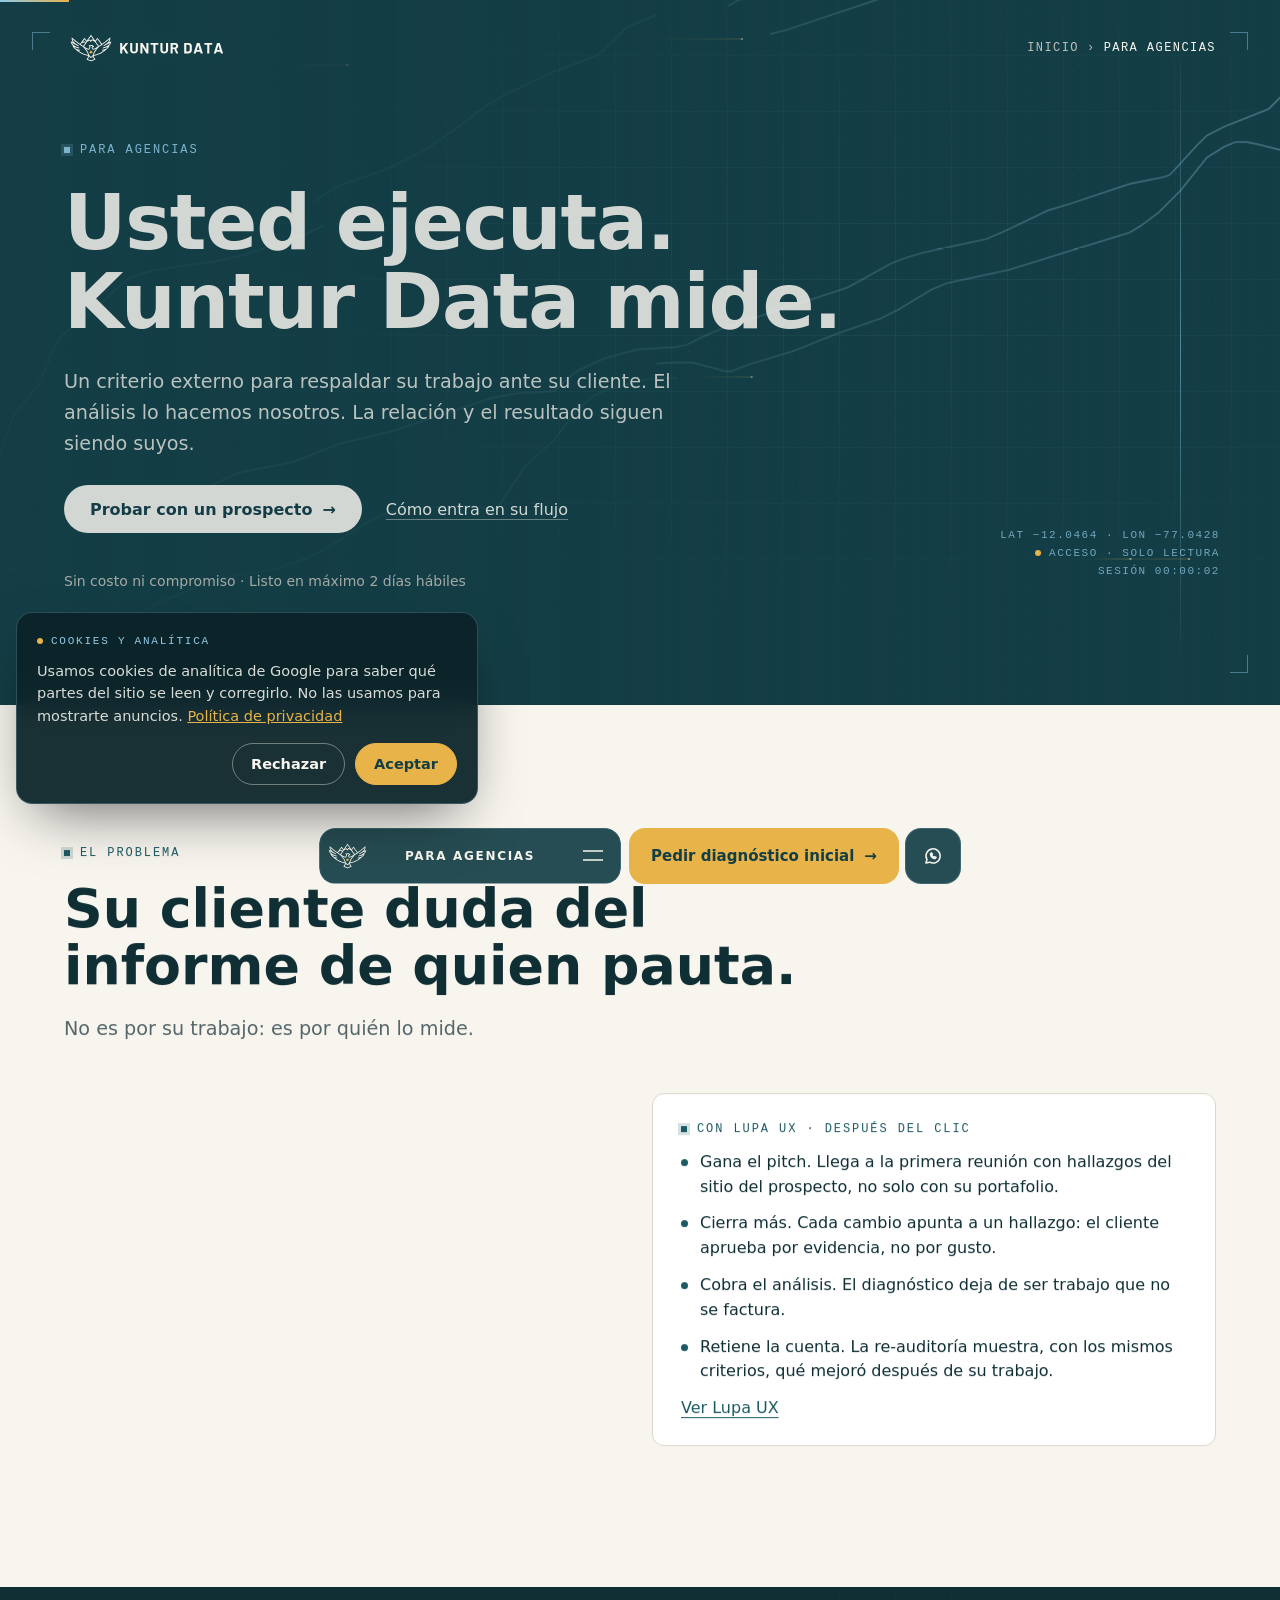
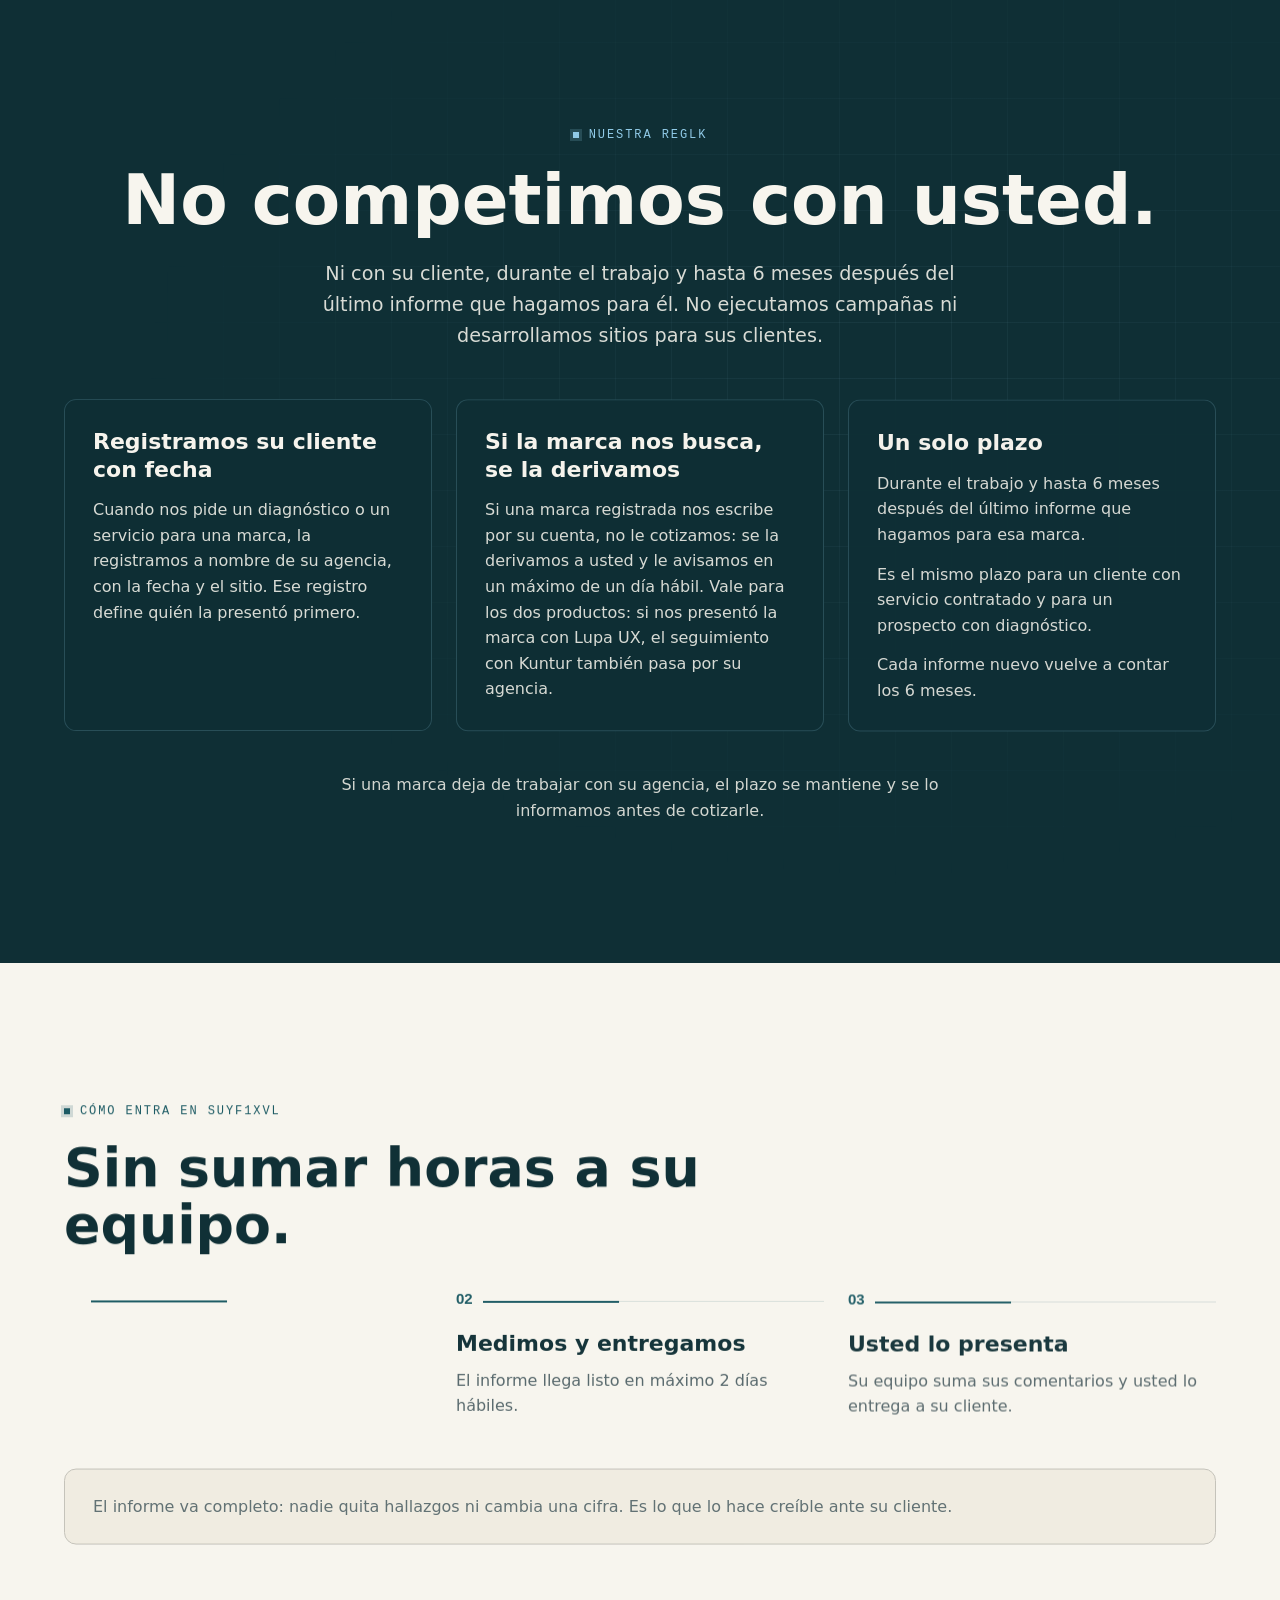
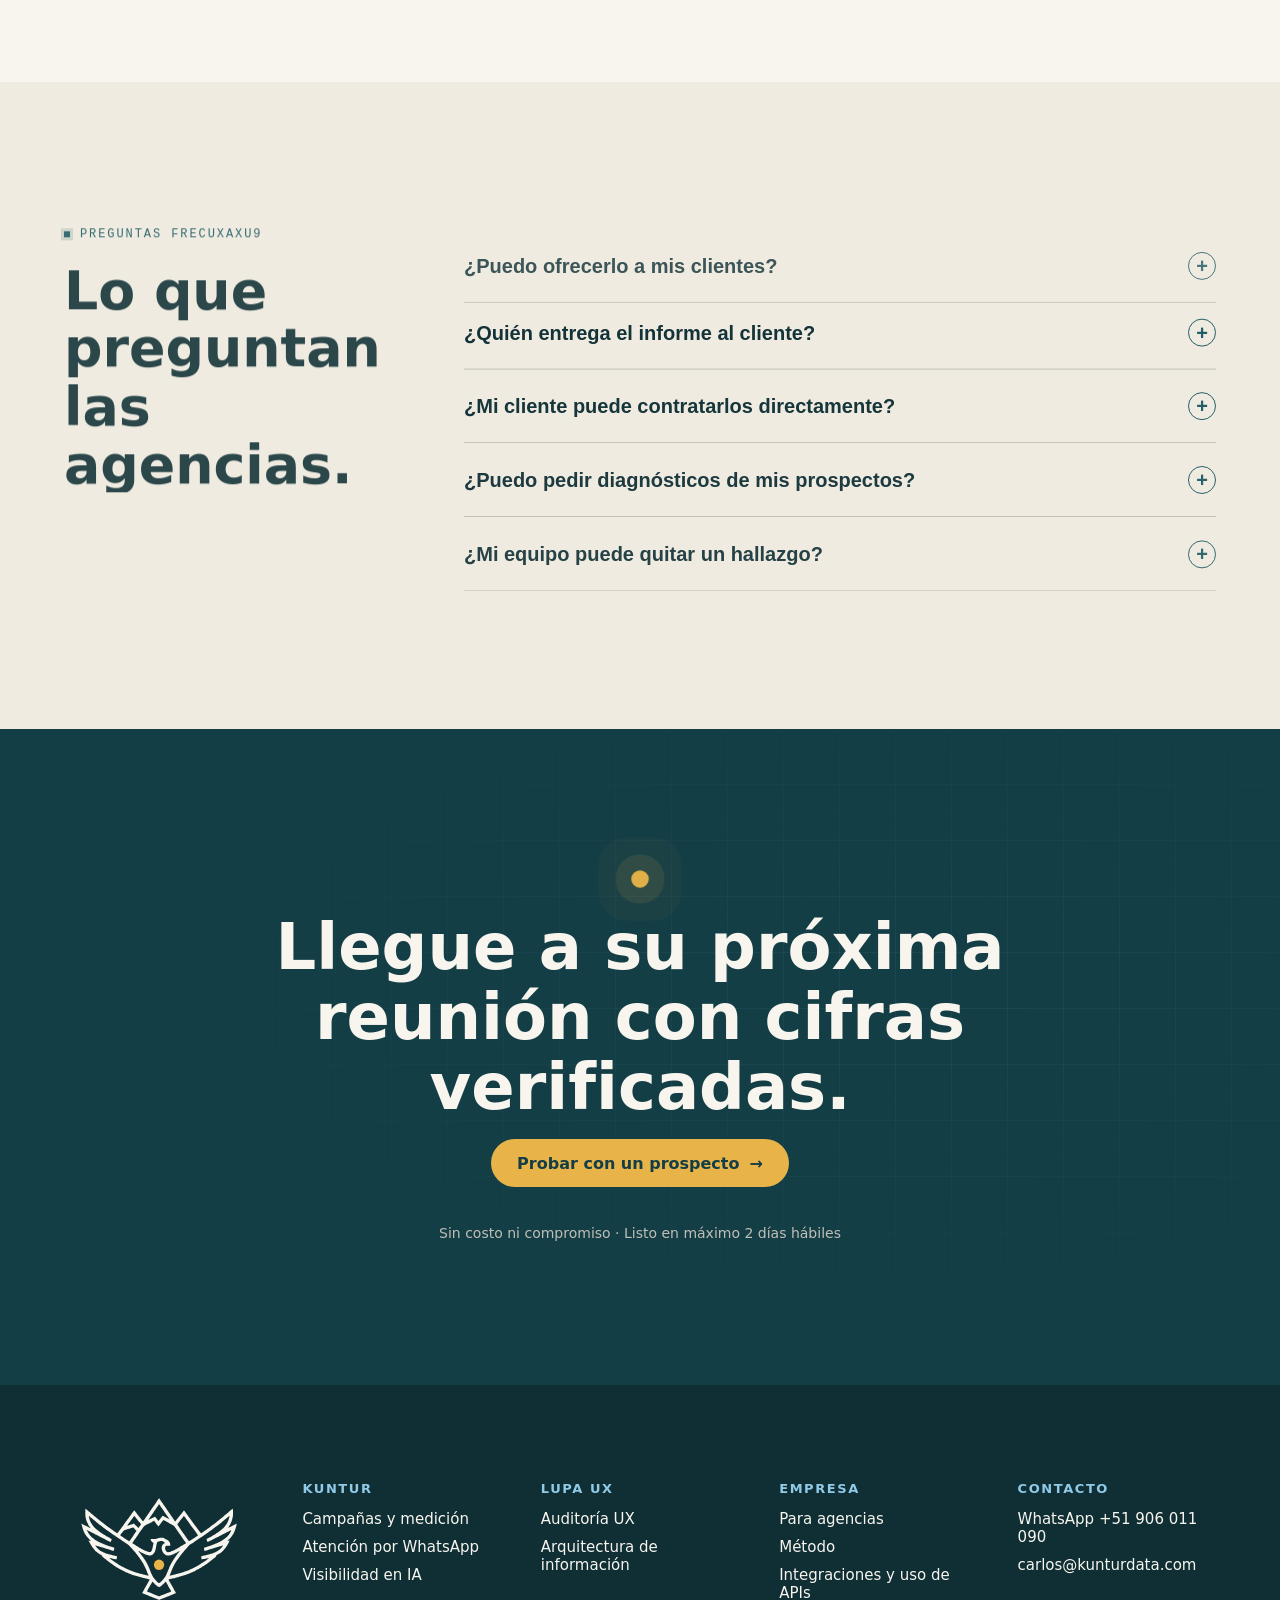
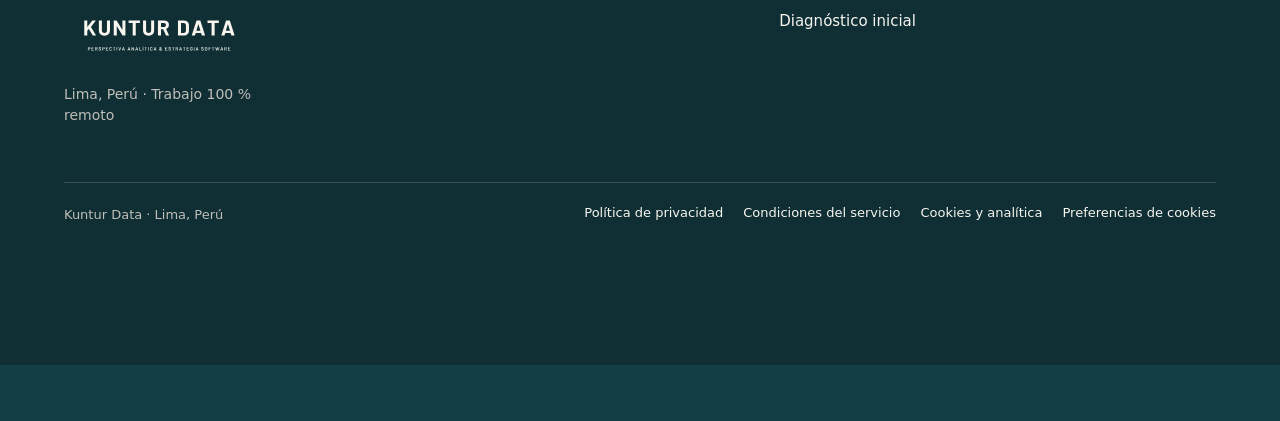
<file: agencias.html>
<!doctype html>
<html lang="es">
<head>
<meta charset="utf-8">
<meta name="viewport" content="width=device-width, initial-scale=1">
<!-- Consent Mode v2: estado por defecto (debe ir antes de GTM) -->
<script>
  window.dataLayer = window.dataLayer || [];
  function gtag(){dataLayer.push(arguments);}
  gtag('consent', 'default', {
    ad_storage: 'denied',
    ad_user_data: 'denied',
    ad_personalization: 'denied',
    analytics_storage: 'denied',
    wait_for_update: 500
  });
  try {
    var kc = JSON.parse(localStorage.getItem('kuntur_consent'));
    if (kc) { gtag('consent', 'update', kc); }
  } catch (e) {}
  window.dataLayer.push({ content_group: 'agencias' });
</script>
<!-- Google Tag Manager -->
<script>(function(w,d,s,l,i){w[l]=w[l]||[];w[l].push({'gtm.start':
new Date().getTime(),event:'gtm.js'});var f=d.getElementsByTagName(s)[0],
j=d.createElement(s),dl=l!='dataLayer'?'&l='+l:'';j.async=true;j.src=
'https://www.googletagmanager.com/gtm.js?id='+i+dl;f.parentNode.insertBefore(j,f);
})(window,document,'script','dataLayer','GTM-5GH3MTMJ');</script>
<!-- End Google Tag Manager -->
<script>(function(h){if(!window.matchMedia('(prefers-reduced-motion: reduce)').matches){h.classList.add('kd-js');setTimeout(function(){if(!h.classList.contains('kd-ready'))h.classList.remove('kd-js')},3000)}})(document.documentElement);</script>
<title>Auditoría externa para agencias de marketing | Kuntur Data</title>
<meta name="description" content="Respalde su trabajo con cifras que su cliente puede verificar. Usted ejecuta, Kuntur Data mide. No competimos con usted ni con su cliente.">
<link rel="canonical" href="https://kunturdata.com/agencias.html">
<link rel="icon" type="image/png" href="favicon.png">
<meta property="og:type" content="website">
<meta property="og:site_name" content="Kuntur Data">
<meta property="og:locale" content="es_PE">
<meta property="og:url" content="https://kunturdata.com/agencias.html">
<meta property="og:title" content="Auditoría externa para agencias de marketing | Kuntur Data">
<meta property="og:description" content="Respalde su trabajo con cifras que su cliente puede verificar. Usted ejecuta, Kuntur Data mide. No competimos con usted ni con su cliente.">
<meta property="og:image" content="https://kunturdata.com/assets/logo/kuntur-data-horizontal.png">
<meta name="twitter:card" content="summary_large_image">
<link rel="icon" href="assets/logo/kuntur-data-simbolo.svg" type="image/svg+xml">
<link rel="stylesheet" href="assets/kd.css">
<link rel="preconnect" href="https://fonts.googleapis.com">
<link rel="preconnect" href="https://fonts.gstatic.com" crossorigin="anonymous">
<link rel="preload" as="style" href="https://fonts.googleapis.com/css2?family=Barlow:wght@600;700;800&amp;family=DM+Sans:opsz,wght@9..40,400;9..40,500&amp;family=JetBrains+Mono:wght@400;500&amp;display=swap" onload="this.onload=null;this.rel=\'stylesheet\'">
<noscript><link rel="stylesheet" href="https://fonts.googleapis.com/css2?family=Barlow:wght@600;700;800&amp;family=DM+Sans:opsz,wght@9..40,400;9..40,500&amp;family=JetBrains+Mono:wght@400;500&amp;display=swap"></noscript>
<style>
body{margin:0;background:#143E46}
a{color:#1C5A63}a:hover{color:#0F2F35}
</style>
<link rel="stylesheet" href="assets/kd-tech.css?v=20261107">
<link rel="stylesheet" href="assets/kd-menu.css?v=20261119">
</head>
<body>
<!-- Google Tag Manager (noscript) -->
<noscript><iframe src="https://www.googletagmanager.com/ns.html?id=GTM-5GH3MTMJ"
height="0" width="0" style="display:none;visibility:hidden"></iframe></noscript>
<!-- End Google Tag Manager (noscript) -->
<!-- Aviso de cookies (Consent Mode v2) -->
<div id="kuntur-consent" role="dialog" aria-label="Preferencias de cookies" hidden>
<p class="kc-t">Cookies y analítica</p>
<p>Usamos cookies de analítica de Google para saber qué partes del sitio se leen y corregirlo. No las usamos para mostrarte anuncios. <a href="privacidad.html#analitica">Política de privacidad</a></p>
<div class="kc-botones"><button type="button" data-consent="denied">Rechazar</button><button type="button" data-consent="granted" class="kc-aceptar">Aceptar</button></div>
</div>
<script>(function(){var b=document.getElementById('kuntur-consent'),s=null;try{s=localStorage.getItem('kuntur_consent')}catch(e){}if(!s)b.hidden=false})();</script>
<div class="kd" id="top">
<a class="skip" href="#contenido">Saltar al contenido</a>

<header style="position: absolute; top: 0; left: 0; right: 0; z-index: 30;">
<div class="wrap" style="display: flex; align-items: center; justify-content: space-between; gap: 24px; padding-top: 28px; padding-bottom: 28px;">
<a href="index.html" aria-label="Kuntur Data, inicio" style="display: inline-flex;"><img width="749" height="180" src="assets/logo/kuntur-data-horizontal-negativo.svg" alt="Kuntur Data" style="height: 40px; width: auto; display: block;"></a>
<ol class="crumb" aria-label="Ruta"><li><a href="index.html">Inicio</a></li><li aria-hidden="true">›</li><li aria-current="page" style="color: #F7F5EE;">Para agencias</li></ol>
</div>
</header>

<main id="contenido">

<section class="hero on-dark" aria-labelledby="h1" style="min-height: 600px;">
<svg class="topo-s" viewBox="0 0 600 340" preserveAspectRatio="xMidYMid slice" aria-hidden="true" focusable="false"><g class="ct"><path class="b" pathLength="1" d="M600,87 L592,87 575,84 567,85 562,89 547,106 535,117 527,122 512,129 505,133 502,139 500,147 485,147 469,151 452,159 436,169 434,169 427,167 422,167 414,168 381,179 364,185 354,187 344,187 324,180 316,179 309,179 301,180 286,184 279,187 271,194 261,207 248,219 244,225 236,237 233,239 226,237 218,237 196,238 186,240 177,244 158,256 148,261 133,266 108,270 84,280 78,283 72,287 66,292 60,300 50,293 45,291 28,288 15,283 10,281 5,281 0,281"></path><path class="b" pathLength="1" d="M0,180 L10,177 15,174 19,169 24,159 28,154 33,151 48,142 58,133 63,128 69,126 75,124 98,121 111,118 121,115 132,111 141,106 163,92 186,84 202,76 218,65 231,55 238,51 261,40 280,33 284,30 291,23 294,20 311,13 316,10 326,0"></path><path class="a" pathLength="1" d="M600,76 L592,76 580,73 575,72 570,72 565,74 557,79 545,94 535,104 527,110 522,113 467,130 439,136 432,139 417,148 409,152 389,159 369,167 349,173 341,176 339,176 324,172 314,172 299,173 286,176 279,179 271,184 256,201 246,210 244,210 216,214 186,221 173,225 153,233 134,239 118,245 90,251 83,254 74,259 58,270 45,280 43,280 33,276 20,268 8,262 6,259 7,252 7,247 6,242 3,235 0,236"></path><path class="a" pathLength="1" d="M0,226 L3,226 5,223 8,218 16,196 28,181 30,176 34,166 37,161 40,158 53,148 63,138 68,134 73,132 80,130 108,126 121,123 137,118 148,114 166,105 183,98 193,93 224,76 244,63 251,59 269,51 286,46 291,45 296,41 306,30 311,27 324,20 344,8 349,6 360,3 366,0"></path><path class="a" pathLength="1" d="M600,45 L594,48 585,57 565,65 557,69 552,74 542,85 540,87 537,88 522,91 495,100 485,103 464,113 457,116 429,122 422,124 414,127 394,138 336,157 329,160 321,164 316,165 299,166 284,170 271,176 261,185 244,186 233,188 188,203 163,209 143,217 118,222 98,231 78,238 69,242 53,251 35,264 33,264 29,259 25,254 23,249 21,242 20,232 20,222 20,214 22,207 24,201 27,196 38,181 48,164 65,146 71,141 75,138 83,136 118,131 148,125 158,122 191,105 226,86 249,71 259,66 274,60 289,57 296,54 302,50 314,37 321,33 367,21 412,6 427,0"></path></g></svg>
<div class="veil" aria-hidden="true"></div>
<div class="wrap" style="position: relative; width: 100%; padding-top: 160px; padding-bottom: 96px;">
<div class="kd-pre h-in" style="max-width: 820px; display: flex; flex-direction: column; gap: 26px;">
<p class="eti">Para agencias</p>
<h1 id="h1" class="h1">Usted ejecuta. Kuntur Data mide.</h1>
<p class="lead" style="max-width: 640px;">Un criterio externo para respaldar su trabajo ante su cliente. El análisis lo hacemos nosotros. La relación y el resultado siguen siendo suyos.</p>
<div class="row"><a class="btn btn-cream" href="diagnostico-inicial.html#lupa" data-cta="pedir_diagnostico_inicial">Probar con un prospecto <span class="ar" aria-hidden="true">→</span></a><a class="lk" href="#flujo">Cómo entra en su flujo</a></div>
<p class="cta-nota" style="margin: 12px 0 0; font-size: 14px; line-height: 1.5; color: #C0BEB6;">Sin costo ni compromiso · Listo en máximo 2 días hábiles</p>
</div>
</div>
</section>

<section class="cream on-light sec" aria-labelledby="h-prob">
<div class="wrap stack">
<div class="intro rv">
<p class="eti">El problema</p>
<h2 id="h-prob" class="h2 lit-l">Su cliente duda del informe de quien pauta.</h2>
<p class="lead">No es por su trabajo: es por quién lo mide.</p>
</div>
<div class="g2" style="align-items: start;">
<div class="card rv">
<p class="eti">Con Kuntur · antes del clic</p>
<ul class="list">
<li><span><b style="font-weight: 500; color: #0F2F35;">Retiene la cuenta.</b> Cuando el cliente duda, las cifras salen de sus propias plataformas, no de usted.</span></li>
<li><span><b style="font-weight: 500; color: #0F2F35;">Defiende su fee.</b> Llega con cifras verificadas, no con explicaciones. Se discute qué mejorar.</span></li>
<li><span><b style="font-weight: 500; color: #0F2F35;">Gana el pitch.</b> Con acceso de solo lectura, llega al prospecto con un diagnóstico de su cuenta.</span></li>
<li><span><b style="font-weight: 500; color: #0F2F35;">Suma un servicio.</b> Lo incluye en su propuesta o lo ofrece como servicio adicional.</span></li>
</ul>
<a class="lkt" href="kuntur.html">Ver Kuntur</a>
</div>
<div class="card rv">
<p class="eti">Con Lupa UX · después del clic</p>
<ul class="list">
<li><span><b style="font-weight: 500; color: #0F2F35;">Gana el pitch.</b> Llega a la primera reunión con hallazgos del sitio del prospecto, no solo con su portafolio.</span></li>
<li><span><b style="font-weight: 500; color: #0F2F35;">Cierra más.</b> Cada cambio apunta a un hallazgo: el cliente aprueba por evidencia, no por gusto.</span></li>
<li><span><b style="font-weight: 500; color: #0F2F35;">Cobra el análisis.</b> El diagnóstico deja de ser trabajo que no se factura.</span></li>
<li><span><b style="font-weight: 500; color: #0F2F35;">Retiene la cuenta.</b> La re-auditoría muestra, con los mismos criterios, qué mejoró después de su trabajo.</span></li>
</ul>
<a class="lkt" href="lupa-ux.html">Ver Lupa UX</a>
</div>
</div>
</div>
</section>

<section id="nuestra-regla" class="deep on-dark sec" aria-labelledby="h-comp" style="text-align: center; scroll-margin-top: 80px;">
<div class="wrap" style="display: flex; flex-direction: column; align-items: center; gap: 22px;">
<p class="eti">Nuestra regla</p>
<h2 id="h-comp" class="h2 lit-d" style="font-size: clamp(38px, 5.4vw, 76px); font-weight: 800;">No competimos con usted.</h2>
<p class="lead rv" style="max-width: 680px;">Ni con su cliente, durante el trabajo y hasta 6 meses después del último informe que hagamos para él. No ejecutamos campañas ni desarrollamos sitios para sus clientes.</p>
<div class="g3" style="width: 100%; margin-top: 26px; text-align: left;">
<div class="card-d rv"><h3 class="h3">Registramos su cliente con fecha</h3><p class="p">Cuando nos pide un diagnóstico o un servicio para una marca, la registramos a nombre de su agencia, con la fecha y el sitio. Ese registro define quién la presentó primero.</p></div>
<div class="card-d rv"><h3 class="h3">Si la marca nos busca, se la derivamos</h3><p class="p">Si una marca registrada nos escribe por su cuenta, no le cotizamos: se la derivamos a usted y le avisamos en un máximo de un día hábil. Vale para los dos productos: si nos presentó la marca con Lupa UX, el seguimiento con Kuntur también pasa por su agencia.</p></div>
<div class="card-d rv"><h3 class="h3">Un solo plazo</h3><p class="p">Durante el trabajo y hasta 6 meses después del último informe que hagamos para esa marca.</p><p class="p">Es el mismo plazo para un cliente con servicio contratado y para un prospecto con diagnóstico.</p><p class="p">Cada informe nuevo vuelve a contar los 6 meses.</p></div>
</div>
<p class="p rv" style="max-width: 640px; margin-top: 18px;">Si una marca deja de trabajar con su agencia, el plazo se mantiene y se lo informamos antes de cotizarle.</p>
</div>
</section>

<section id="flujo" class="cream on-light sec" aria-labelledby="h-flujo">
<div class="wrap stack">
<div class="intro rv">
<p class="eti">Cómo entra en su flujo</p>
<h2 id="h-flujo" class="h2 lit-l">Sin sumar horas a su equipo.</h2>
</div>
<ol class="steps g3">
<li class="step rv"><span class="n">01</span><h3 class="h3">Su cliente nos da acceso</h3><p class="p">De solo lectura, desde su propia cuenta. Para Lupa UX basta la URL del sitio.</p></li>
<li class="step rv"><span class="n">02</span><h3 class="h3">Medimos y entregamos</h3><p class="p">El informe llega listo en máximo 2 días hábiles.</p></li>
<li class="step rv"><span class="n">03</span><h3 class="h3">Usted lo presenta</h3><p class="p">Su equipo suma sus comentarios y usted lo entrega a su cliente.</p></li>
</ol>
<div class="note rv"><p class="p">El informe va completo: nadie quita hallazgos ni cambia una cifra. Es lo que lo hace creíble ante su cliente.</p></div>
</div>
</section>

<section class="cream2 on-light faq sec" aria-labelledby="h-faq">
<div class="wrap" style="display: grid; grid-template-columns: repeat(auto-fit, minmax(min(100%, 340px), 1fr)); gap: 48px;">
<div class="intro rv"><p class="eti">Preguntas frecuentes</p><h2 id="h-faq" class="h2 lit-l">Lo que preguntan las agencias.</h2></div>
<div style="grid-column: span 2 / auto; min-width: 0;">
<details><summary>¿Puedo ofrecerlo a mis clientes?<span class="pl" aria-hidden="true">+</span></summary><p>Sí, dentro de su propuesta o como servicio adicional.</p></details>
<details><summary>¿Quién entrega el informe al cliente?<span class="pl" aria-hidden="true">+</span></summary><p>Usted. Nosotros lo preparamos y lo revisamos.</p></details>
<details><summary>¿Mi cliente puede contratarlos directamente?<span class="pl" aria-hidden="true">+</span></summary><p>No mientras trabaje con usted, ni hasta 6 meses después del último informe que hagamos para él. Si nos escribe por su cuenta, se lo derivamos a usted y le avisamos. Las webs de prospectos que nos envía para un diagnóstico también quedan registradas a nombre de su agencia.</p></details>
<details><summary>¿Puedo pedir diagnósticos de mis prospectos?<span class="pl" aria-hidden="true">+</span></summary><p>Sí. Puede probar Lupa UX con hasta 2 diagnósticos iniciales sin costo. Después, cada paquete incluye diagnósticos del home de sus prospectos: 15 con el de 1 sitio, 35 con el de 3, 65 con el de 6 y 105 con el de 10. Se usan en 12 meses, hasta 5 por día.</p></details>
<details><summary>¿Mi equipo puede quitar un hallazgo?<span class="pl" aria-hidden="true">+</span></summary><p>No. Puede sumar comentarios, pero el informe va completo.</p></details>
</div>
</div>
</section>

<section class="on-dark sec" aria-labelledby="h-cta" style="text-align: center;">
<div class="wrap" style="display: flex; flex-direction: column; align-items: center; gap: 24px;">
<div class="sun" aria-hidden="true"></div>
<h2 id="h-cta" class="h2 rv" style="max-width: 860px; font-size: clamp(36px, 5vw, 68px); font-weight: 800;">Llegue a su próxima reunión con cifras verificadas.</h2>
<a class="btn btn-gold" href="diagnostico-inicial.html#lupa" data-cta="pedir_diagnostico_inicial">Probar con un prospecto <span class="ar" aria-hidden="true">→</span></a>
<p class="cta-nota" style="margin: 12px 0 0; font-size: 14px; line-height: 1.5; color: #C0BEB6; text-align: center;">Sin costo ni compromiso · Listo en máximo 2 días hábiles</p>
</div>
</section>

</main>

<footer class="foot" style="padding-top: 96px; padding-bottom: 140px;">
<div class="wrap" style="display: flex; flex-direction: column; gap: 56px;">
<div style="display: grid; grid-template-columns: repeat(auto-fit, minmax(180px, 1fr)); gap: 40px;">
<div style="display: flex; flex-direction: column; gap: 16px;"><img width="655" height="646" src="assets/logo/kuntur-data-vertical-negativo.svg" alt="Kuntur Data. Perspectiva analítica y estrategia software" style="width: 190px; height: auto; display: block;"><p style="margin: 0; font-size: 14px; line-height: 1.5;">Lima, Perú · Trabajo 100 % remoto</p></div>
<div><h3>Kuntur</h3><ul><li><a href="kuntur.html">Campañas y medición</a></li><li><a href="kuntur.html">Atención por WhatsApp</a></li><li><a href="kuntur.html">Visibilidad en IA</a></li></ul></div>
<div><h3>Lupa UX</h3><ul><li><a href="lupa-ux.html">Auditoría UX</a></li><li><a href="lupa-ux.html">Arquitectura de información</a></li></ul></div>
<div><h3>Empresa</h3><ul><li><a href="agencias.html">Para agencias</a></li><li><a href="metodo.html">Método</a></li><li><a href="integraciones.html">Integraciones y uso de APIs</a></li><li><a href="diagnostico-inicial.html">Diagnóstico inicial</a></li></ul></div>
<div><h3>Contacto</h3><ul><li><a href="https://wa.me/51906011090">WhatsApp +51 906 011 090</a></li><li><a href="mailto:carlos@kunturdata.com">carlos@kunturdata.com</a></li></ul></div>
</div>
<div class="kd-legal" style="margin-top:0">
<p>Kuntur Data · Lima, Perú</p>
<ul><li><a href="privacidad.html">Política de privacidad</a></li><li><a href="terminos.html">Condiciones del servicio</a></li><li><a href="privacidad.html#analitica">Cookies y analítica</a></li><li><button type="button" data-cookie-prefs>Preferencias de cookies</button></li></ul>
</div>
</div>
</footer>

<div class="nv" data-page="Para agencias">
<div class="nv-dim" aria-hidden="true"></div>
<div class="nv-panel" id="nvPanel" aria-hidden="true" data-track-location="nav_menu">
<div class="nv-panel__bg" aria-hidden="true"></div>
<nav class="nv-nav" aria-label="Menú">
<p class="nv-title">Menú</p>
<ul class="nv-main">
<li class="nv-item"><span class="nv-mask"><a class="nv-link" href="index.html" style="--i:0"><span class="nv-line">Inicio</span><span class="nv-line" aria-hidden="true">Inicio</span></a></span></li>
<li class="nv-item"><span class="nv-mask"><a class="nv-link" href="kuntur.html" style="--i:1"><span class="nv-line">Kuntur</span><span class="nv-line" aria-hidden="true">Kuntur</span></a></span></li>
<li class="nv-item"><span class="nv-mask"><a class="nv-link" href="lupa-ux.html" style="--i:2"><span class="nv-line">Lupa UX</span><span class="nv-line" aria-hidden="true">Lupa UX</span></a></span></li>
<li class="nv-item"><span class="nv-mask"><a class="nv-link" href="agencias.html" style="--i:3" aria-current="page"><span class="nv-line">Para agencias</span><span class="nv-line" aria-hidden="true">Para agencias</span></a></span></li>
<li class="nv-item"><span class="nv-mask"><a class="nv-link" href="metodo.html" style="--i:4"><span class="nv-line">Método</span><span class="nv-line" aria-hidden="true">Método</span></a></span></li>
</ul>
<ul class="nv-sub"><li><a href="diagnostico-inicial.html">Diagnóstico inicial</a></li><li><a href="integraciones.html">Integraciones</a></li><li><a href="privacidad.html">Privacidad</a></li><li><a href="terminos.html">Condiciones</a></li></ul>
<p class="nv-meta"><span>Lima, Perú · Trabajo 100 % remoto</span><a href="https://wa.me/51906011090?text=Hola%2C%20vengo%20de%20kunturdata.com.">WhatsApp +51 906 011 090</a></p>
<a class="btn btn-gold nv-cta" href="diagnostico-inicial.html" data-cta="pedir_diagnostico_inicial">Pedir diagnóstico inicial <span class="ar" aria-hidden="true">→</span></a>
</nav>
</div>
<div class="nv-row">
<button class="nv-bar" type="button" aria-expanded="false" aria-controls="nvPanel" aria-label="Abrir menú">
<span class="nv-bar__bg" aria-hidden="true"></span>
<span class="nv-sym" aria-hidden="true"><img src="assets/logo/kuntur-data-simbolo-crema.svg" alt="" width="555" height="370"></span>
<span class="nv-roller" aria-hidden="true"><span class="nv-col"><span class="nv-slot"><span class="nv-roll">Para agencias</span></span><span class="nv-slot"><svg viewBox="0 0 14 14" fill="none" stroke="currentColor" stroke-width="1.6" aria-hidden="true" focusable="false"><path d="M1 1l12 12M13 1L1 13"/></svg></span></span></span>
<span class="nv-burger" aria-hidden="true"><svg viewBox="0 0 20 11" fill="none" stroke="currentColor" stroke-width="1.6" aria-hidden="true" focusable="false"><path d="M0 1h20M0 10h20"/></svg></span>
</button>
<div class="nv-act" data-track-location="nav">
<a class="btn btn-gold" href="diagnostico-inicial.html" data-cta="pedir_diagnostico_inicial"><span class="cta-lg">Pedir diagnóstico inicial</span><span class="cta-sh">Diagnóstico inicial</span> <span class="ar" aria-hidden="true">→</span></a>
<a class="ico" href="https://wa.me/51906011090?text=Hola%2C%20vengo%20de%20kunturdata.com." aria-label="Escribir por WhatsApp"><svg width="20" height="20" viewBox="0 0 24 24" fill="none" stroke="currentColor" stroke-width="1.8" stroke-linecap="round" stroke-linejoin="round" aria-hidden="true" focusable="false"><path d="M3.5 20.5l1.3-4.2A8.5 8.5 0 1 1 8 19.4z"></path><path d="M9 9.5c0 3 2.5 5.5 5.5 5.5l1.2-1.3-2-1-1 .8a4 4 0 0 1-2.2-2.2l.8-1-1-2z"></path></svg></a>
</div>
</div>
</div>

</div>
<script src="assets/vendor/gsap.min.js" defer></script>
<script src="assets/vendor/ScrollTrigger.min.js" defer></script>
<script src="assets/vendor/SplitText.min.js" defer></script>
<script src="assets/vendor/ScrambleTextPlugin.min.js" defer></script>
<script src="assets/vendor/lenis.min.js" defer></script>
<script src="assets/kd-menu.js?v=20261119b" defer></script>
<script src="assets/kd.js?v=20261119b" defer></script>
</body>
</html>
</file>
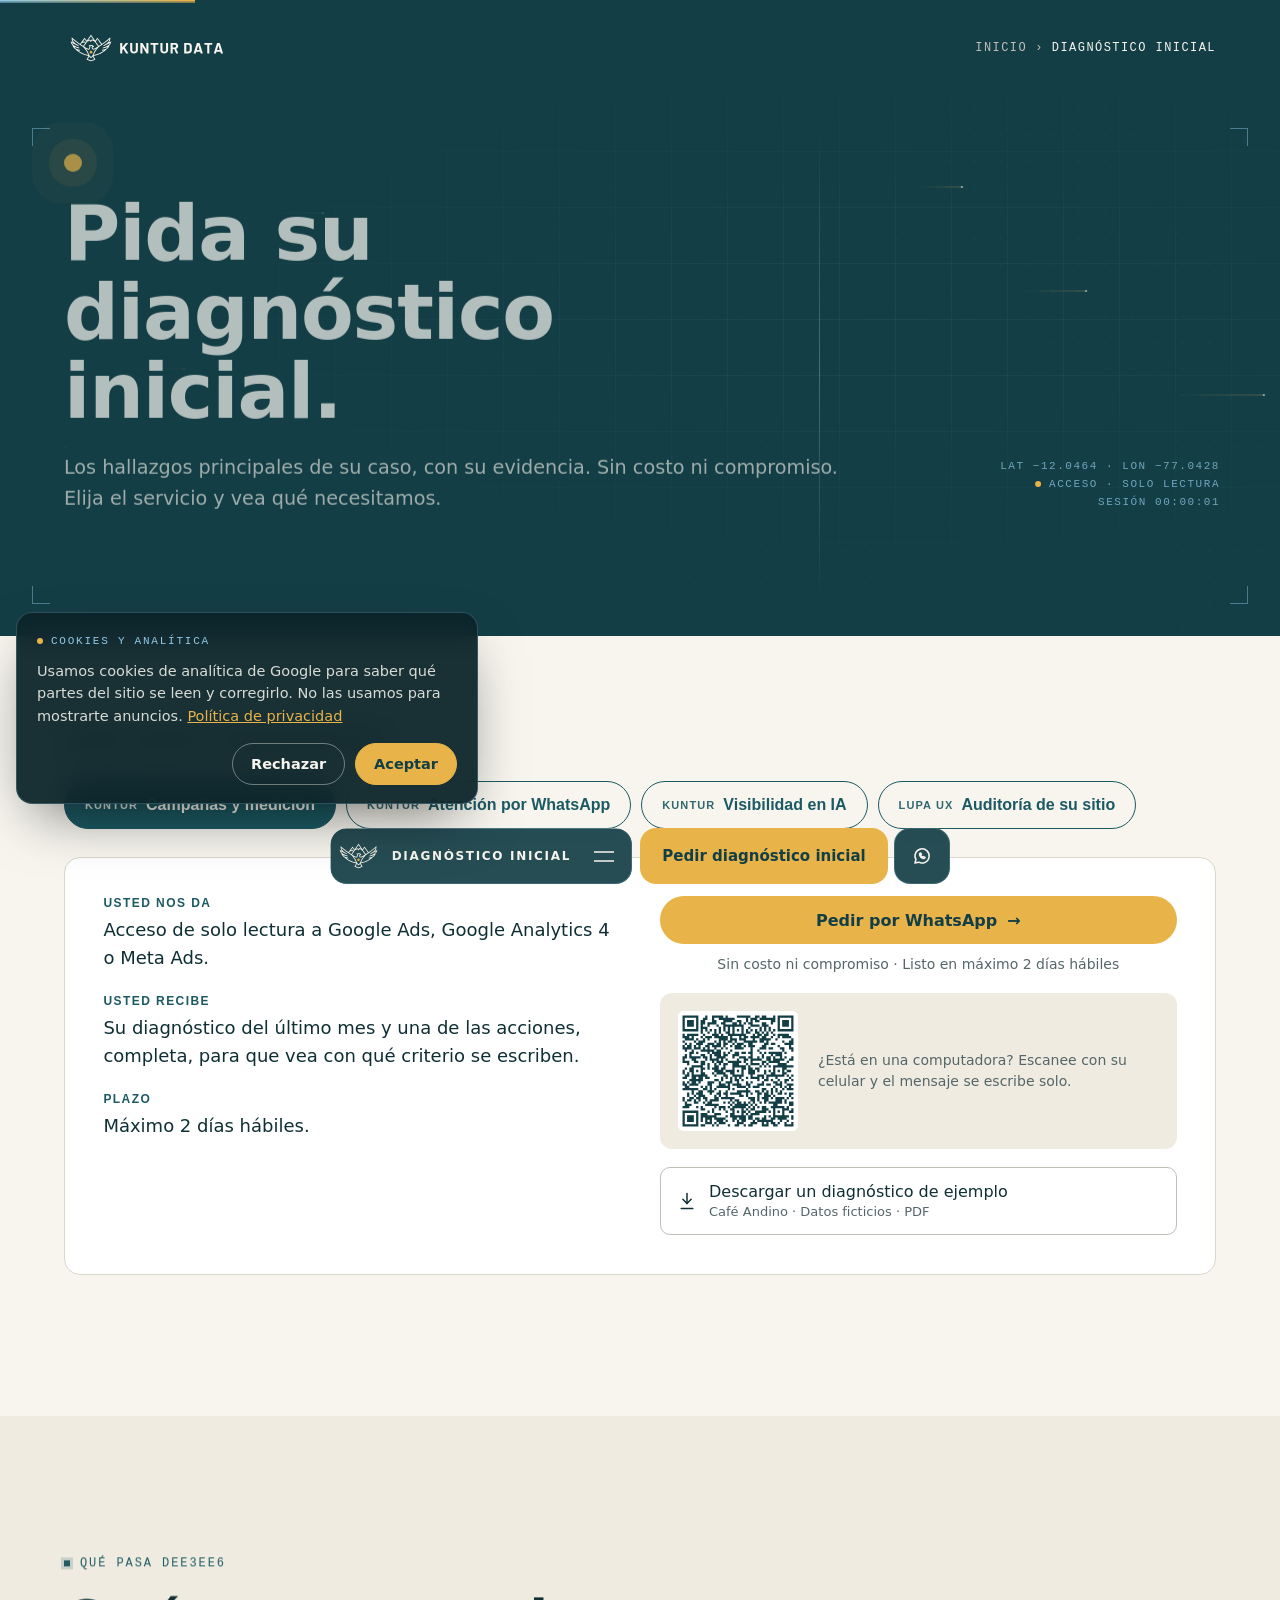
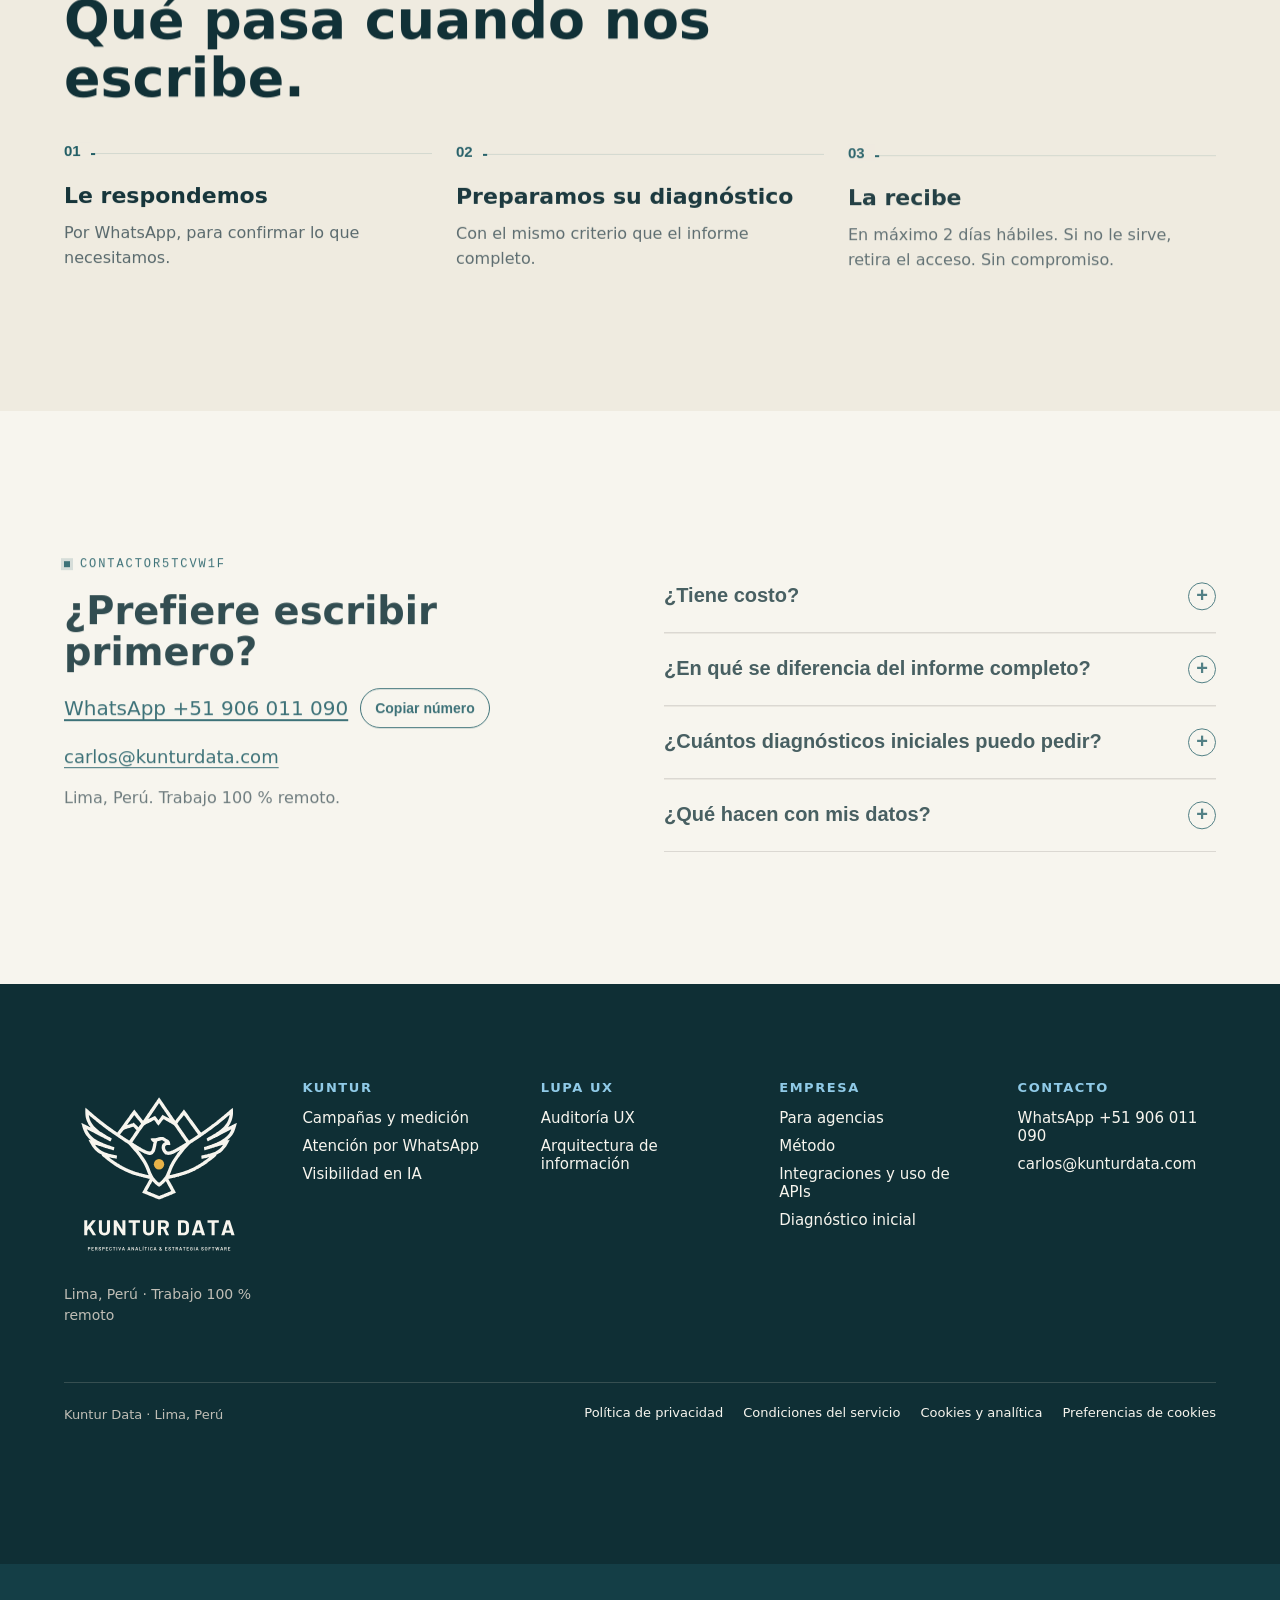
<file: diagnostico-inicial.html>
<!doctype html>
<html lang="es">
<head>
<meta charset="utf-8">
<meta name="viewport" content="width=device-width, initial-scale=1">
<!-- Consent Mode v2: estado por defecto (debe ir antes de GTM) -->
<script>
  window.dataLayer = window.dataLayer || [];
  function gtag(){dataLayer.push(arguments);}
  gtag('consent', 'default', {
    ad_storage: 'denied',
    ad_user_data: 'denied',
    ad_personalization: 'denied',
    analytics_storage: 'denied',
    wait_for_update: 500
  });
  try {
    var kc = JSON.parse(localStorage.getItem('kuntur_consent'));
    if (kc) { gtag('consent', 'update', kc); }
  } catch (e) {}
  window.dataLayer.push({ content_group: 'muestra_gratis' });
</script>
<!-- Google Tag Manager -->
<script>(function(w,d,s,l,i){w[l]=w[l]||[];w[l].push({'gtm.start':
new Date().getTime(),event:'gtm.js'});var f=d.getElementsByTagName(s)[0],
j=d.createElement(s),dl=l!='dataLayer'?'&l='+l:'';j.async=true;j.src=
'https://www.googletagmanager.com/gtm.js?id='+i+dl;f.parentNode.insertBefore(j,f);
})(window,document,'script','dataLayer','GTM-5GH3MTMJ');</script>
<!-- End Google Tag Manager -->
<script>(function(h){if(!window.matchMedia('(prefers-reduced-motion: reduce)').matches){h.classList.add('kd-js');setTimeout(function(){if(!h.classList.contains('kd-ready'))h.classList.remove('kd-js')},3000)}})(document.documentElement);</script>
<title>Diagnóstico inicial | Kuntur Data</title>
<meta name="description" content="Pida un diagnóstico inicial de sus campañas, su atención por WhatsApp, su visibilidad en IA o su sitio web. Con evidencia, en máximo 2 días hábiles.">
<link rel="canonical" href="https://kunturdata.com/diagnostico-inicial.html">
<link rel="icon" type="image/png" href="favicon.png">
<meta property="og:type" content="website">
<meta property="og:site_name" content="Kuntur Data">
<meta property="og:locale" content="es_PE">
<meta property="og:url" content="https://kunturdata.com/diagnostico-inicial.html">
<meta property="og:title" content="Diagnóstico inicial | Kuntur Data">
<meta property="og:description" content="Pida un diagnóstico inicial de sus campañas, su atención por WhatsApp, su visibilidad en IA o su sitio web. Con evidencia, en máximo 2 días hábiles.">
<meta property="og:image" content="https://kunturdata.com/assets/logo/kuntur-data-horizontal.png">
<meta name="twitter:card" content="summary_large_image">
<link rel="icon" href="assets/logo/kuntur-data-simbolo.svg" type="image/svg+xml">
<link rel="stylesheet" href="assets/kd.css">
<link rel="preconnect" href="https://fonts.googleapis.com">
<link rel="preconnect" href="https://fonts.gstatic.com" crossorigin="anonymous">
<link rel="preload" as="style" href="https://fonts.googleapis.com/css2?family=Barlow:wght@600;700;800&amp;family=DM+Sans:opsz,wght@9..40,400;9..40,500&amp;family=JetBrains+Mono:wght@400;500&amp;display=swap" onload="this.onload=null;this.rel=\'stylesheet\'">
<noscript><link rel="stylesheet" href="https://fonts.googleapis.com/css2?family=Barlow:wght@600;700;800&amp;family=DM+Sans:opsz,wght@9..40,400;9..40,500&amp;family=JetBrains+Mono:wght@400;500&amp;display=swap"></noscript>
<style>
body{margin:0;background:#143E46}
a{color:#1C5A63}a:hover{color:#0F2F35}
.tabs{display:flex;flex-wrap:wrap;gap:10px}
.tab{font-family:'Barlow',sans-serif;font-weight:600;font-size:16px;min-height:48px;padding:0 20px;border-radius:999px;border:1.5px solid #1C5A63;background:transparent;color:#1C5A63;cursor:pointer;display:inline-flex;align-items:center;gap:8px;transition:background .2s ease,color .2s ease}
.tab small{font-size:11px;letter-spacing:.1em;text-transform:uppercase;opacity:.9}
.tab:hover{background:rgba(28,90,99,.08)}
.tab.on{background:#1C5A63;color:#F7F5EE}
.panel{background:#FFFFFF;border:1px solid #DAD6CB;border-radius:16px;padding:clamp(24px,3vw,40px);display:grid;grid-template-columns:repeat(auto-fit,minmax(min(100%,320px),1fr));gap:40px;align-items:start}
.kv{display:flex;flex-direction:column;gap:22px}
.kv dt{font-family:'Barlow',sans-serif;font-weight:600;font-size:12px;letter-spacing:.12em;text-transform:uppercase;color:#1C5A63;margin:0 0 6px}
.kv dd{margin:0;font-size:18px;line-height:1.55;color:#0F2F35}
.qr{display:flex;gap:20px;align-items:center;background:#EFEBE0;border-radius:12px;padding:18px}
.qr img{width:120px;height:120px;display:block;border-radius:6px;background:#fff}
.qr p{margin:0;font-size:14px;line-height:1.5;color:#55666A}
.dl{display:flex;align-items:center;gap:12px;padding:14px 16px;border:1px solid #C0BEB6;border-radius:10px;color:#0F2F35;text-decoration:none;font-weight:500}
.dl:hover{border-color:#1C5A63;color:#0F2F35}
.dl span{font-size:13px;color:#55666A;font-weight:400}
.copy{font-family:'Barlow',sans-serif;font-weight:600;font-size:14px;min-height:40px;padding:0 14px;border-radius:999px;border:1.5px solid #1C5A63;background:transparent;color:#1C5A63;cursor:pointer}
.copy:hover{background:#1C5A63;color:#F7F5EE}
@media (max-width:700px){.qr{display:none}}
</style>
<link rel="stylesheet" href="assets/kd-tech.css?v=20261107">
<link rel="stylesheet" href="assets/kd-menu.css?v=20261119">
</head>
<body>
<!-- Google Tag Manager (noscript) -->
<noscript><iframe src="https://www.googletagmanager.com/ns.html?id=GTM-5GH3MTMJ"
height="0" width="0" style="display:none;visibility:hidden"></iframe></noscript>
<!-- End Google Tag Manager (noscript) -->
<!-- Aviso de cookies (Consent Mode v2) -->
<div id="kuntur-consent" role="dialog" aria-label="Preferencias de cookies" hidden>
<p class="kc-t">Cookies y analítica</p>
<p>Usamos cookies de analítica de Google para saber qué partes del sitio se leen y corregirlo. No las usamos para mostrarte anuncios. <a href="privacidad.html#analitica">Política de privacidad</a></p>
<div class="kc-botones"><button type="button" data-consent="denied">Rechazar</button><button type="button" data-consent="granted" class="kc-aceptar">Aceptar</button></div>
</div>
<script>(function(){var b=document.getElementById('kuntur-consent'),s=null;try{s=localStorage.getItem('kuntur_consent')}catch(e){}if(!s)b.hidden=false})();</script>
<div class="kd" id="top">
<a class="skip" href="#contenido">Saltar al contenido</a>

<header class="on-dark" style="padding-top: 28px; padding-bottom: 28px;">
<div class="wrap" style="display: flex; align-items: center; justify-content: space-between; gap: 24px;">
<a href="index.html" aria-label="Kuntur Data, inicio" style="display: inline-flex;"><img width="749" height="180" src="assets/logo/kuntur-data-horizontal-negativo.svg" alt="Kuntur Data" style="height: 40px; width: auto; display: block;"></a>
<ol class="crumb" aria-label="Ruta"><li><a href="index.html">Inicio</a></li><li aria-hidden="true">›</li><li aria-current="page" style="color: #F7F5EE;">Diagnóstico inicial</li></ol>
</div>
</header>

<main id="contenido">

<section class="on-dark" aria-labelledby="h1" style="padding-top: clamp(56px, 7vw, 96px); padding-bottom: clamp(56px, 7vw, 96px);">
<div class="wrap">
<div class="kd-pre" style="max-width: 780px; display: flex; flex-direction: column; gap: 22px;">
<div class="sun" aria-hidden="true"></div>
<h1 id="h1" class="h1">Pida su diagnóstico inicial.</h1>
<p class="lead">Los hallazgos principales de su caso, con su evidencia. Sin costo ni compromiso. Elija el servicio y vea qué necesitamos.</p>
</div>
</div>
</section>

<section class="cream on-light sec" aria-labelledby="h-sel" style="padding-top: clamp(56px, 7vw, 96px);">
<div class="wrap stack" style="gap: 28px;">
<h2 id="h-sel" class="h3" style="font-size: 22px;">¿Qué quiere diagnosticar?</h2>
<div class="tabs" role="tablist" aria-label="Servicios">
<button type="button" role="tab" class="tab on" aria-selected="true" data-id="campanas"><small>Kuntur</small>Campañas y medición</button>
<button type="button" role="tab" class="tab" aria-selected="false" data-id="whatsapp"><small>Kuntur</small>Atención por WhatsApp</button>
<button type="button" role="tab" class="tab" aria-selected="false" data-id="ia"><small>Kuntur</small>Visibilidad en IA</button>
<button type="button" role="tab" class="tab" aria-selected="false" data-id="lupa"><small>Lupa UX</small>Auditoría de su sitio</button>
</div>
<div class="panel" role="tabpanel" aria-label="Detalle del servicio" id="m-panel">
<dl class="kv" style="margin: 0;">
<div><dt>Usted nos da</dt><dd><span id="m-give"></span></dd></div>
<div><dt>Usted recibe</dt><dd><span id="m-get"></span></dd></div>
<div><dt>Plazo</dt><dd><span id="m-plazo"></span></dd></div>
</dl>
<div style="display: flex; flex-direction: column; gap: 18px;">
<a class="btn btn-gold" href="#" id="m-wa" style="justify-content: center;">Pedir por WhatsApp <span class="ar" aria-hidden="true">→</span></a>
<p class="cta-nota" style="margin: -8px 0 0; font-size: 14px; line-height: 1.5; color: #55666A; text-align: center;">Sin costo ni compromiso · Listo en máximo 2 días hábiles</p>
<div class="qr"><img width="53" height="53" src="" id="m-qr" alt="Código QR para escribir por WhatsApp"><p>¿Está en una computadora? Escanee con su celular y el mensaje se escribe solo.</p></div>
<a class="dl" href="#" id="m-pdf" download><svg width="20" height="20" viewBox="0 0 24 24" fill="none" stroke="currentColor" stroke-width="1.8" stroke-linecap="round" stroke-linejoin="round" aria-hidden="true" focusable="false"><path d="M12 3v12"></path><path d="M7 10l5 5 5-5"></path><path d="M5 21h14"></path></svg><div>Descargar un diagnóstico de ejemplo<br><span><span id="m-brand"></span> · Datos ficticios · PDF</span></div></a>
</div>
</div>
</div>
</section>

<section class="cream2 on-light sec" aria-labelledby="h-desp">
<div class="wrap stack">
<div class="intro rv"><p class="eti">Qué pasa después</p><h2 id="h-desp" class="h2 lit-l">Qué pasa cuando nos escribe.</h2></div>
<ol class="steps g3">
<li class="step rv"><span class="n">01</span><h3 class="h3">Le respondemos</h3><p class="p">Por WhatsApp, para confirmar lo que necesitamos.</p></li>
<li class="step rv"><span class="n">02</span><h3 class="h3">Preparamos su diagnóstico</h3><p class="p">Con el mismo criterio que el informe completo.</p></li>
<li class="step rv"><span class="n">03</span><h3 class="h3">La recibe</h3><p class="p">En máximo 2 días hábiles. Si no le sirve, retira el acceso. Sin compromiso.</p></li>
</ol>
</div>
</section>

<section class="cream on-light sec" aria-labelledby="h-cont">
<div class="wrap g2" style="align-items: start; gap: 48px;">
<div class="rv" style="display: flex; flex-direction: column; gap: 18px;">
<p class="eti">Contacto directo</p>
<h2 id="h-cont" class="h2" style="font-size: clamp(28px, 3vw, 40px);">¿Prefiere escribir primero?</h2>
<div style="display: flex; flex-wrap: wrap; align-items: center; gap: 12px;"><a class="lkt" href="https://wa.me/51906011090" style="font-size: 20px;">WhatsApp +51 906 011 090</a><button type="button" class="copy" id="copyBtn" data-cta="copiar_numero_whatsapp">Copiar número</button></div>
<a class="lkt" href="mailto:carlos@kunturdata.com" style="font-size: 18px;">carlos@kunturdata.com</a>
<p class="p">Lima, Perú. Trabajo 100 % remoto.</p>
</div>
<div class="faq rv" style="min-width: 0;">
<details><summary>¿Tiene costo?<span class="pl" aria-hidden="true">+</span></summary><p>No. El diagnóstico inicial no tiene costo ni lo obliga a contratar.</p></details>
<details><summary>¿En qué se diferencia del informe completo?<span class="pl" aria-hidden="true">+</span></summary><p>Es una versión acotada: trae los hallazgos principales. El informe completo suma todos los hallazgos, la evidencia y el plan de acción.</p></details>
<details><summary>¿Cuántos diagnósticos iniciales puedo pedir?<span class="pl" aria-hidden="true">+</span></summary><p>Uno por servicio. Las agencias pueden probar Lupa UX con hasta 2 diagnósticos sin costo; después, cada paquete incluye más (15 con el de 1 sitio y hasta 105 con el de 10), hasta 5 por día.</p></details>
<details><summary>¿Qué hacen con mis datos?<span class="pl" aria-hidden="true">+</span></summary><p>Los usamos solo para preparar su informe. El detalle está en nuestra Política de privacidad.</p></details>
</div>
</div>
</section>

</main>

<footer class="foot" style="padding-top: 96px; padding-bottom: 140px;">
<div class="wrap" style="display: flex; flex-direction: column; gap: 56px;">
<div style="display: grid; grid-template-columns: repeat(auto-fit, minmax(180px, 1fr)); gap: 40px;">
<div style="display: flex; flex-direction: column; gap: 16px;"><img width="655" height="646" src="assets/logo/kuntur-data-vertical-negativo.svg" alt="Kuntur Data. Perspectiva analítica y estrategia software" style="width: 190px; height: auto; display: block;"><p style="margin: 0; font-size: 14px; line-height: 1.5;">Lima, Perú · Trabajo 100 % remoto</p></div>
<div><h3>Kuntur</h3><ul><li><a href="kuntur.html">Campañas y medición</a></li><li><a href="kuntur.html">Atención por WhatsApp</a></li><li><a href="kuntur.html">Visibilidad en IA</a></li></ul></div>
<div><h3>Lupa UX</h3><ul><li><a href="lupa-ux.html">Auditoría UX</a></li><li><a href="lupa-ux.html">Arquitectura de información</a></li></ul></div>
<div><h3>Empresa</h3><ul><li><a href="agencias.html">Para agencias</a></li><li><a href="metodo.html">Método</a></li><li><a href="integraciones.html">Integraciones y uso de APIs</a></li><li><a href="diagnostico-inicial.html">Diagnóstico inicial</a></li></ul></div>
<div><h3>Contacto</h3><ul><li><a href="https://wa.me/51906011090">WhatsApp +51 906 011 090</a></li><li><a href="mailto:carlos@kunturdata.com">carlos@kunturdata.com</a></li></ul></div>
</div>
<div class="kd-legal" style="margin-top:0">
<p>Kuntur Data · Lima, Perú</p>
<ul><li><a href="privacidad.html">Política de privacidad</a></li><li><a href="terminos.html">Condiciones del servicio</a></li><li><a href="privacidad.html#analitica">Cookies y analítica</a></li><li><button type="button" data-cookie-prefs>Preferencias de cookies</button></li></ul>
</div>
</div>
</footer>

<div class="nv" data-page="Diagnóstico inicial">
<div class="nv-dim" aria-hidden="true"></div>
<div class="nv-panel" id="nvPanel" aria-hidden="true" data-track-location="nav_menu">
<div class="nv-panel__bg" aria-hidden="true"></div>
<nav class="nv-nav" aria-label="Menú">
<p class="nv-title">Menú</p>
<ul class="nv-main">
<li class="nv-item"><span class="nv-mask"><a class="nv-link" href="index.html" style="--i:0"><span class="nv-line">Inicio</span><span class="nv-line" aria-hidden="true">Inicio</span></a></span></li>
<li class="nv-item"><span class="nv-mask"><a class="nv-link" href="kuntur.html" style="--i:1"><span class="nv-line">Kuntur</span><span class="nv-line" aria-hidden="true">Kuntur</span></a></span></li>
<li class="nv-item"><span class="nv-mask"><a class="nv-link" href="lupa-ux.html" style="--i:2"><span class="nv-line">Lupa UX</span><span class="nv-line" aria-hidden="true">Lupa UX</span></a></span></li>
<li class="nv-item"><span class="nv-mask"><a class="nv-link" href="agencias.html" style="--i:3"><span class="nv-line">Para agencias</span><span class="nv-line" aria-hidden="true">Para agencias</span></a></span></li>
<li class="nv-item"><span class="nv-mask"><a class="nv-link" href="metodo.html" style="--i:4"><span class="nv-line">Método</span><span class="nv-line" aria-hidden="true">Método</span></a></span></li>
</ul>
<ul class="nv-sub"><li><a href="diagnostico-inicial.html" aria-current="page">Diagnóstico inicial</a></li><li><a href="integraciones.html">Integraciones</a></li><li><a href="privacidad.html">Privacidad</a></li><li><a href="terminos.html">Condiciones</a></li></ul>
<p class="nv-meta"><span>Lima, Perú · Trabajo 100 % remoto</span><a href="https://wa.me/51906011090?text=Hola%2C%20vengo%20de%20kunturdata.com.">WhatsApp +51 906 011 090</a></p>
<a class="btn btn-gold nv-cta" href="#contenido" data-cta="pedir_diagnostico_inicial">Pedir diagnóstico inicial</a>
</nav>
</div>
<div class="nv-row">
<button class="nv-bar" type="button" aria-expanded="false" aria-controls="nvPanel" aria-label="Abrir menú">
<span class="nv-bar__bg" aria-hidden="true"></span>
<span class="nv-sym" aria-hidden="true"><img src="assets/logo/kuntur-data-simbolo-crema.svg" alt="" width="555" height="370"></span>
<span class="nv-roller" aria-hidden="true"><span class="nv-col"><span class="nv-slot"><span class="nv-roll">Diagnóstico inicial</span></span><span class="nv-slot"><svg viewBox="0 0 14 14" fill="none" stroke="currentColor" stroke-width="1.6" aria-hidden="true" focusable="false"><path d="M1 1l12 12M13 1L1 13"/></svg></span></span></span>
<span class="nv-burger" aria-hidden="true"><svg viewBox="0 0 20 11" fill="none" stroke="currentColor" stroke-width="1.6" aria-hidden="true" focusable="false"><path d="M0 1h20M0 10h20"/></svg></span>
</button>
<div class="nv-act" data-track-location="nav">
<a class="btn btn-gold" href="#contenido" aria-current="page" data-cta="pedir_diagnostico_inicial">Pedir diagnóstico inicial</a>
<a class="ico" href="https://wa.me/51906011090?text=Hola%2C%20vengo%20de%20kunturdata.com." aria-label="Escribir por WhatsApp"><svg width="20" height="20" viewBox="0 0 24 24" fill="none" stroke="currentColor" stroke-width="1.8" stroke-linecap="round" stroke-linejoin="round" aria-hidden="true" focusable="false"><path d="M3.5 20.5l1.3-4.2A8.5 8.5 0 1 1 8 19.4z"></path><path d="M9 9.5c0 3 2.5 5.5 5.5 5.5l1.2-1.3-2-1-1 .8a4 4 0 0 1-2.2-2.2l.8-1-1-2z"></path></svg></a>
</div>
</div>
</div>

</div>
<script>
(function(){var items=[
      { id: 'campanas', product: 'Kuntur', label: 'Campañas y medición', give: 'Acceso de solo lectura a Google Ads, Google Analytics 4 o Meta Ads.', get: 'Su diagnóstico del último mes y una de las acciones, completa, para que vea con qué criterio se escriben.', plazo: 'Máximo 2 días hábiles.', wa: 'https://wa.me/51906011090?text=Hola%2C%20quiero%20el%20diagn%C3%B3stico%20inicial%20de%20Campa%C3%B1as%20y%20medici%C3%B3n.%20Uso%3A%20', qr: 'assets/qr/qr-campanas.svg', pdf: 'assets/docs/muestra-campanas-cafe-andino.pdf', file: 'diagnostico-inicial-campanas-cafe-andino.pdf', brand: 'Café Andino' },
      { id: 'whatsapp', product: 'Kuntur', label: 'Atención por WhatsApp', give: 'El número de WhatsApp que quiere evaluar.', get: 'Lo que pasó cuando le escribimos 2 mensajes como un cliente más, con las palabras exactas del chat.', plazo: 'Máximo 2 días hábiles desde el último mensaje.', wa: 'https://wa.me/51906011090?text=Hola%2C%20quiero%20el%20diagn%C3%B3stico%20inicial%20de%20Atenci%C3%B3n%20por%20WhatsApp.%20El%20n%C3%BAmero%20a%20evaluar%20es%3A%20', qr: 'assets/qr/qr-whatsapp.svg', pdf: 'assets/docs/muestra-whatsapp-cafe-andino.pdf', file: 'diagnostico-inicial-whatsapp-cafe-andino.pdf', brand: 'Café Andino' },
      { id: 'ia', product: 'Kuntur', label: 'Visibilidad en IA', give: 'La URL de su sitio y el país donde vende.', get: 'Cuántas veces lo nombran Claude y Perplexity cuando preguntan por su categoría, qué otras marcas aparecen y si consultan su web.', plazo: 'Máximo 2 días hábiles.', wa: 'https://wa.me/51906011090?text=Hola%2C%20quiero%20el%20diagn%C3%B3stico%20inicial%20de%20Visibilidad%20en%20IA.%20Mi%20sitio%20es%3A%20', qr: 'assets/qr/qr-visibilidad-ia.svg', pdf: 'assets/docs/muestra-visibilidad-ia-cafe-andino.pdf', file: 'diagnostico-inicial-visibilidad-ia-cafe-andino.pdf', brand: 'Café Andino' },
      { id: 'lupa', product: 'Lupa UX', label: 'Auditoría de su sitio', give: 'La URL de su sitio.', get: 'El diagnóstico de su home: puntaje general, los 3 problemas más graves con su evidencia, por dónde empezar, salud técnica y si la IA lo menciona.', plazo: 'Máximo 2 días hábiles.', wa: 'https://wa.me/51906011090?text=Hola%2C%20quiero%20el%20diagn%C3%B3stico%20inicial%20de%20Lupa%20UX.%20Mi%20sitio%20es%3A%20', qr: 'assets/qr/qr-lupa-ux.svg', pdf: 'assets/docs/muestra-lupa-ux-brumal-cafe.pdf', file: 'diagnostico-inicial-lupa-ux-brumal-cafe.pdf', brand: 'Brumal Café' }
    ];
function show(id){var c=items.filter(function(x){return x.id===id})[0]||items[0];
['give','get','plazo','brand'].forEach(function(k){document.getElementById('m-'+k).textContent=c[k]});
document.getElementById('m-wa').href=c.wa;document.getElementById('m-qr').src=c.qr;var p=document.getElementById('m-pdf');p.href=c.pdf;p.setAttribute('download',c.file);
document.querySelectorAll('.tab').forEach(function(b){var on=b.getAttribute('data-id')===c.id;b.classList.toggle('on',on);b.setAttribute('aria-selected',on?'true':'false')});}
document.querySelectorAll('.tab').forEach(function(b){b.addEventListener('click',function(){show(b.getAttribute('data-id'))})});show((location.hash||'').replace('#','')||'campanas');
var cb=document.getElementById('copyBtn');cb.addEventListener('click',function(){try{navigator.clipboard.writeText('+51906011090')}catch(e){}cb.textContent='Copiado'});})();
</script>
<script src="assets/vendor/gsap.min.js" defer></script>
<script src="assets/vendor/ScrollTrigger.min.js" defer></script>
<script src="assets/vendor/SplitText.min.js" defer></script>
<script src="assets/vendor/ScrambleTextPlugin.min.js" defer></script>
<script src="assets/vendor/lenis.min.js" defer></script>
<script src="assets/kd-menu.js?v=20261119b" defer></script>
<script src="assets/kd.js?v=20261119b" defer></script>
</body>
</html>
</file>
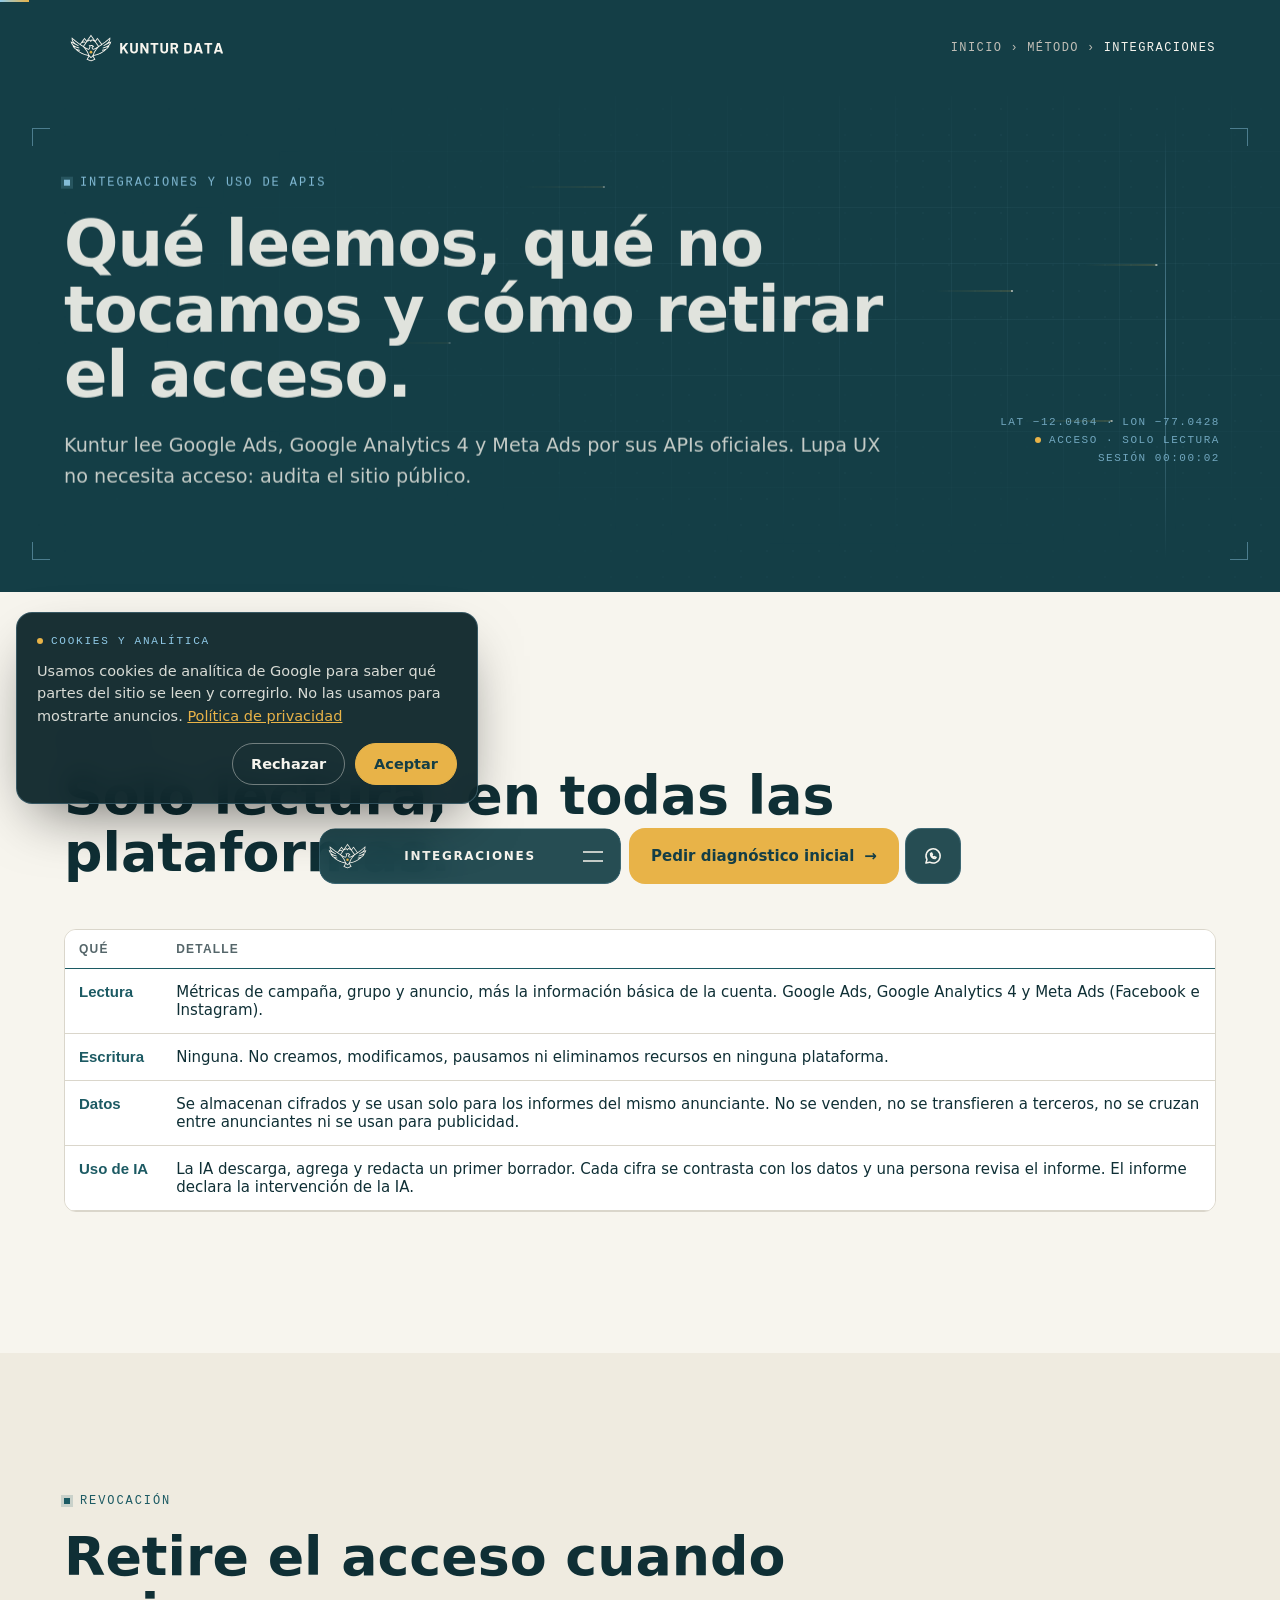
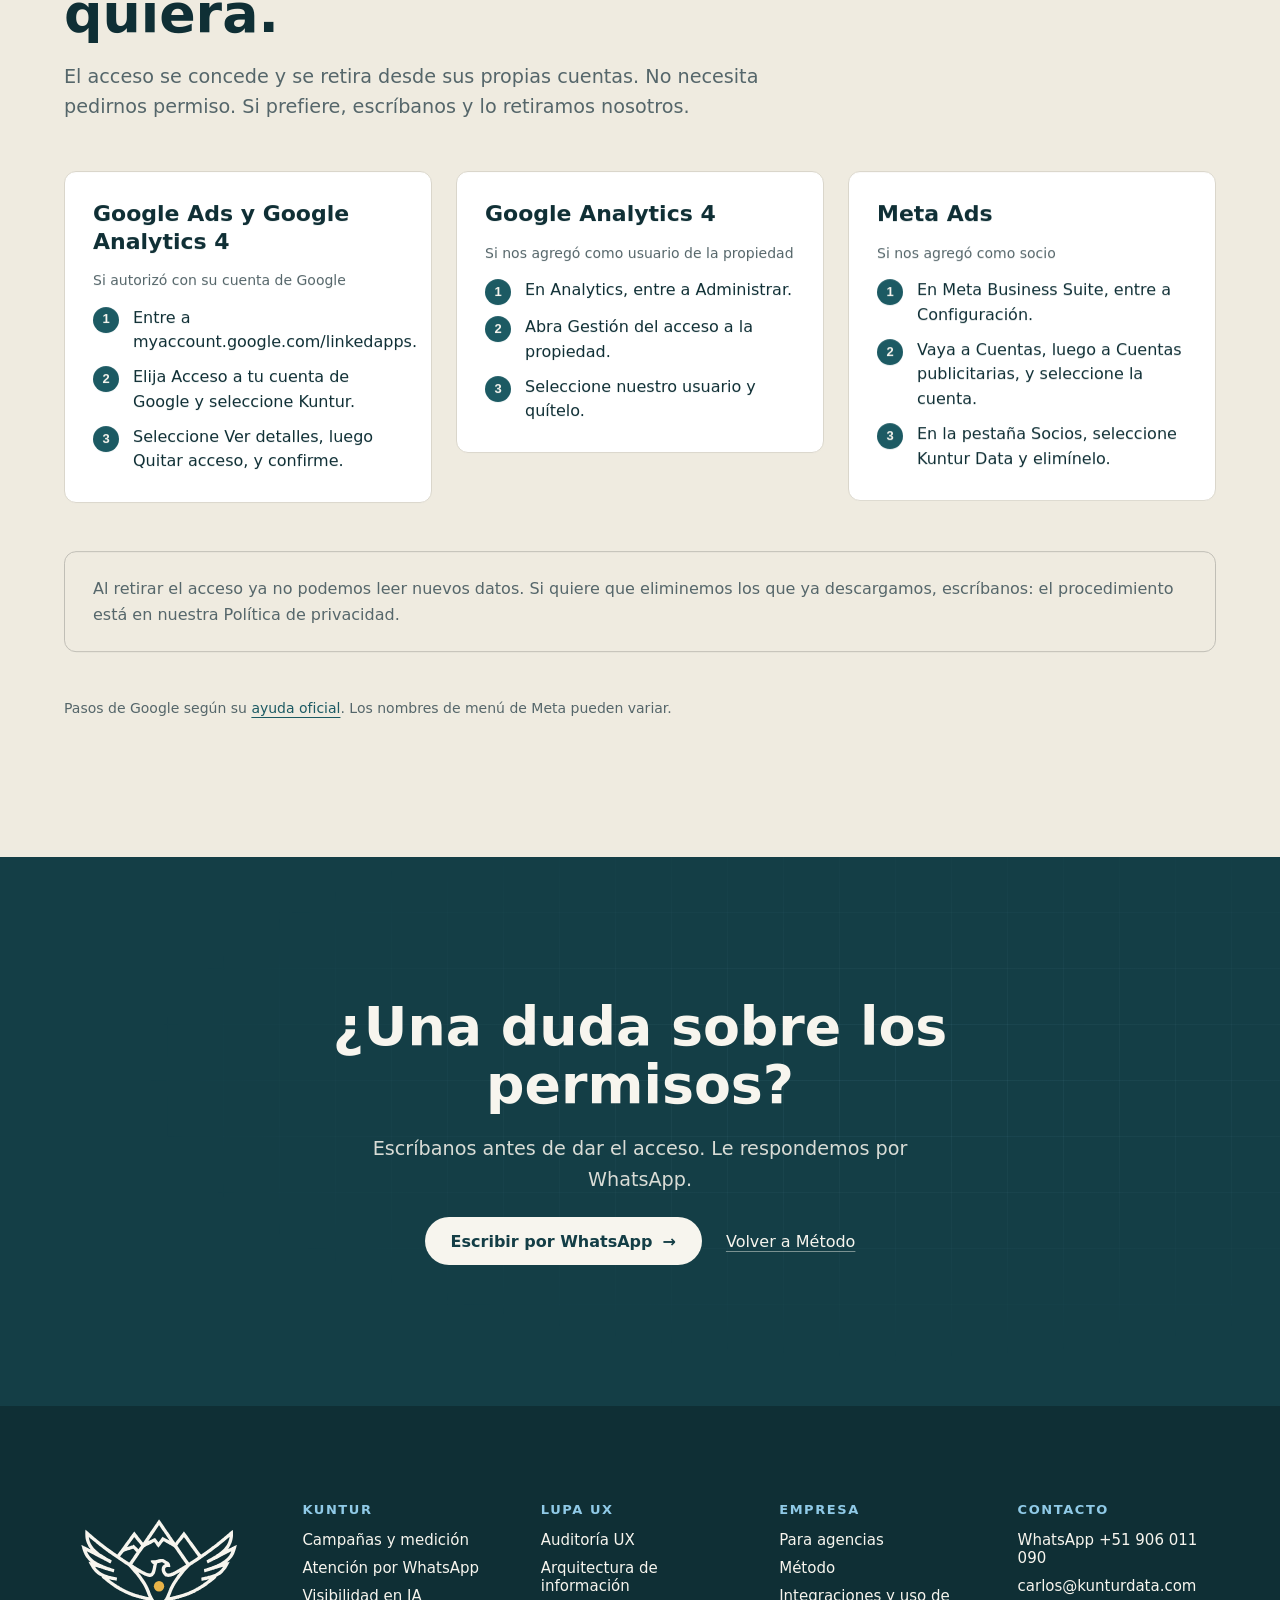
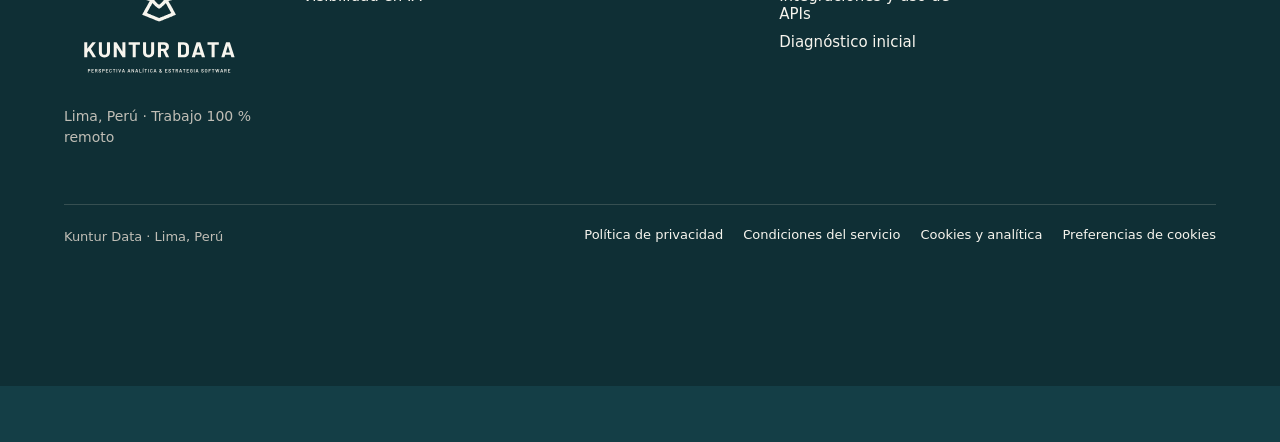
<file: integraciones.html>
<!doctype html>
<html lang="es">
<head>
<meta charset="utf-8">
<meta name="viewport" content="width=device-width, initial-scale=1">
<!-- Consent Mode v2: estado por defecto (debe ir antes de GTM) -->
<script>
  window.dataLayer = window.dataLayer || [];
  function gtag(){dataLayer.push(arguments);}
  gtag('consent', 'default', {
    ad_storage: 'denied',
    ad_user_data: 'denied',
    ad_personalization: 'denied',
    analytics_storage: 'denied',
    wait_for_update: 500
  });
  try {
    var kc = JSON.parse(localStorage.getItem('kuntur_consent'));
    if (kc) { gtag('consent', 'update', kc); }
  } catch (e) {}
  window.dataLayer.push({ content_group: 'integraciones' });
</script>
<!-- Google Tag Manager -->
<script>(function(w,d,s,l,i){w[l]=w[l]||[];w[l].push({'gtm.start':
new Date().getTime(),event:'gtm.js'});var f=d.getElementsByTagName(s)[0],
j=d.createElement(s),dl=l!='dataLayer'?'&l='+l:'';j.async=true;j.src=
'https://www.googletagmanager.com/gtm.js?id='+i+dl;f.parentNode.insertBefore(j,f);
})(window,document,'script','dataLayer','GTM-5GH3MTMJ');</script>
<!-- End Google Tag Manager -->
<script>(function(h){if(!window.matchMedia('(prefers-reduced-motion: reduce)').matches){h.classList.add('kd-js');setTimeout(function(){if(!h.classList.contains('kd-ready'))h.classList.remove('kd-js')},3000)}})(document.documentElement);</script>
<title>Integraciones y uso de APIs | Kuntur Data</title>
<meta name="description" content="Qué permisos pedimos en Google Ads, Google Analytics 4 y Meta Ads, qué no hacemos con ellos y cómo revocar el acceso cuando quiera.">
<link rel="canonical" href="https://kunturdata.com/integraciones.html">
<link rel="icon" type="image/png" href="favicon.png">
<meta property="og:type" content="website">
<meta property="og:site_name" content="Kuntur Data">
<meta property="og:locale" content="es_PE">
<meta property="og:url" content="https://kunturdata.com/integraciones.html">
<meta property="og:title" content="Integraciones y uso de APIs | Kuntur Data">
<meta property="og:description" content="Qué permisos pedimos en Google Ads, Google Analytics 4 y Meta Ads, qué no hacemos con ellos y cómo revocar el acceso cuando quiera.">
<meta property="og:image" content="https://kunturdata.com/assets/logo/kuntur-data-horizontal.png">
<meta name="twitter:card" content="summary_large_image">
<link rel="icon" href="assets/logo/kuntur-data-simbolo.svg" type="image/svg+xml">
<link rel="stylesheet" href="assets/kd.css">
<link rel="preconnect" href="https://fonts.googleapis.com">
<link rel="preconnect" href="https://fonts.gstatic.com" crossorigin="anonymous">
<link rel="preload" as="style" href="https://fonts.googleapis.com/css2?family=Barlow:wght@600;700;800&amp;family=DM+Sans:opsz,wght@9..40,400;9..40,500&amp;family=JetBrains+Mono:wght@400;500&amp;display=swap" onload="this.onload=null;this.rel=\'stylesheet\'">
<noscript><link rel="stylesheet" href="https://fonts.googleapis.com/css2?family=Barlow:wght@600;700;800&amp;family=DM+Sans:opsz,wght@9..40,400;9..40,500&amp;family=JetBrains+Mono:wght@400;500&amp;display=swap"></noscript>
<style>
body{margin:0;background:#143E46}
a{color:#1C5A63}a:hover{color:#0F2F35}
.rev{counter-reset:paso;list-style:none;margin:0;padding:0;display:flex;flex-direction:column;gap:10px}
.rev li{counter-increment:paso;display:flex;gap:14px;font-size:16px;line-height:1.55;color:#0F2F35}
.rev li::before{content:counter(paso);flex:none;width:26px;height:26px;border-radius:50%;background:#1C5A63;color:#F7F5EE;font-family:'Barlow',sans-serif;font-weight:700;font-size:13px;display:grid;place-items:center;margin-top:1px}
</style>
<link rel="stylesheet" href="assets/kd-tech.css?v=20261107">
<link rel="stylesheet" href="assets/kd-menu.css?v=20261119">
</head>
<body>
<!-- Google Tag Manager (noscript) -->
<noscript><iframe src="https://www.googletagmanager.com/ns.html?id=GTM-5GH3MTMJ"
height="0" width="0" style="display:none;visibility:hidden"></iframe></noscript>
<!-- End Google Tag Manager (noscript) -->
<!-- Aviso de cookies (Consent Mode v2) -->
<div id="kuntur-consent" role="dialog" aria-label="Preferencias de cookies" hidden>
<p class="kc-t">Cookies y analítica</p>
<p>Usamos cookies de analítica de Google para saber qué partes del sitio se leen y corregirlo. No las usamos para mostrarte anuncios. <a href="privacidad.html#analitica">Política de privacidad</a></p>
<div class="kc-botones"><button type="button" data-consent="denied">Rechazar</button><button type="button" data-consent="granted" class="kc-aceptar">Aceptar</button></div>
</div>
<script>(function(){var b=document.getElementById('kuntur-consent'),s=null;try{s=localStorage.getItem('kuntur_consent')}catch(e){}if(!s)b.hidden=false})();</script>
<div class="kd" id="top">
<a class="skip" href="#contenido">Saltar al contenido</a>

<header class="on-dark" style="padding-top: 28px; padding-bottom: 28px;">
<div class="wrap" style="display: flex; align-items: center; justify-content: space-between; gap: 24px;">
<a href="index.html" aria-label="Kuntur Data, inicio" style="display: inline-flex;"><img width="749" height="180" src="assets/logo/kuntur-data-horizontal-negativo.svg" alt="Kuntur Data" style="height: 40px; width: auto; display: block;"></a>
<ol class="crumb" aria-label="Ruta"><li><a href="index.html">Inicio</a></li><li aria-hidden="true">›</li><li><a href="metodo.html">Método</a></li><li aria-hidden="true">›</li><li aria-current="page" style="color: #F7F5EE;">Integraciones</li></ol>
</div>
</header>

<main id="contenido">

<section class="on-dark" aria-labelledby="h1" style="padding-top: clamp(56px, 7vw, 96px); padding-bottom: clamp(56px, 7vw, 96px);">
<div class="wrap">
<div class="kd-pre" style="max-width: 820px; display: flex; flex-direction: column; gap: 22px;">
<p class="eti">Integraciones y uso de APIs</p>
<h1 id="h1" class="h1" style="font-size: clamp(38px, 5vw, 68px);">Qué leemos, qué no tocamos y cómo retirar el acceso.</h1>
<p class="lead">Kuntur lee Google Ads, Google Analytics 4 y Meta Ads por sus APIs oficiales. Lupa UX no necesita acceso: audita el sitio público.</p>
</div>
</div>
</section>

<section class="cream on-light sec" aria-labelledby="h-perm">
<div class="wrap stack">
<div class="intro"><p class="eti">Permisos</p><h2 id="h-perm" class="h2">Solo lectura, en todas las plataformas.</h2></div>
<div class="tbox"><table class="tbl"><thead><tr><th scope="col">Qué</th><th scope="col">Detalle</th></tr></thead><tbody>
<tr><td>Lectura</td><td>Métricas de campaña, grupo y anuncio, más la información básica de la cuenta. Google Ads, Google Analytics 4 y Meta Ads (Facebook e Instagram).</td></tr>
<tr><td>Escritura</td><td>Ninguna. No creamos, modificamos, pausamos ni eliminamos recursos en ninguna plataforma.</td></tr>
<tr><td>Datos</td><td>Se almacenan cifrados y se usan solo para los informes del mismo anunciante. No se venden, no se transfieren a terceros, no se cruzan entre anunciantes ni se usan para publicidad.</td></tr>
<tr><td>Uso de IA</td><td>La IA descarga, agrega y redacta un primer borrador. Cada cifra se contrasta con los datos y una persona revisa el informe. El informe declara la intervención de la IA.</td></tr>
</tbody></table></div>
</div>
</section>

<section class="cream2 on-light sec" aria-labelledby="h-rev">
<div class="wrap stack">
<div class="intro">
<p class="eti">Revocación</p>
<h2 id="h-rev" class="h2">Retire el acceso cuando quiera.</h2>
<p class="lead">El acceso se concede y se retira desde sus propias cuentas. No necesita pedirnos permiso. Si prefiere, escríbanos y lo retiramos nosotros.</p>
</div>
<div class="g3" style="align-items: start;">
<div class="card"><h3 class="h3">Google Ads y Google Analytics 4</h3><p class="p" style="font-size: 14px;">Si autorizó con su cuenta de Google</p><ol class="rev"><li>Entre a myaccount.google.com/linkedapps.</li><li>Elija Acceso a tu cuenta de Google y seleccione Kuntur.</li><li>Seleccione Ver detalles, luego Quitar acceso, y confirme.</li></ol></div>
<div class="card"><h3 class="h3">Google Analytics 4</h3><p class="p" style="font-size: 14px;">Si nos agregó como usuario de la propiedad</p><ol class="rev"><li>En Analytics, entre a Administrar.</li><li>Abra Gestión del acceso a la propiedad.</li><li>Seleccione nuestro usuario y quítelo.</li></ol></div>
<div class="card"><h3 class="h3">Meta Ads</h3><p class="p" style="font-size: 14px;">Si nos agregó como socio</p><ol class="rev"><li>En Meta Business Suite, entre a Configuración.</li><li>Vaya a Cuentas, luego a Cuentas publicitarias, y seleccione la cuenta.</li><li>En la pestaña Socios, seleccione Kuntur Data y elimínelo.</li></ol></div>
</div>
<div class="note"><p class="p">Al retirar el acceso ya no podemos leer nuevos datos. Si quiere que eliminemos los que ya descargamos, escríbanos: el procedimiento está en nuestra Política de privacidad.</p></div>
<p style="margin: 0; font-size: 14px; color: #55666A;">Pasos de Google según su <a class="lkt" href="https://support.google.com/accounts/answer/13533235?hl=es">ayuda oficial</a>. Los nombres de menú de Meta pueden variar.</p>
</div>
</section>

<section class="on-dark sec" aria-labelledby="h-cta" style="text-align: center;">
<div class="wrap" style="display: flex; flex-direction: column; align-items: center; gap: 22px;">
<h2 id="h-cta" class="h2" style="max-width: 760px;">¿Una duda sobre los permisos?</h2>
<p class="lead" style="max-width: 560px;">Escríbanos antes de dar el acceso. Le respondemos por WhatsApp.</p>
<div class="row" style="justify-content: center;"><a class="btn btn-cream" href="https://wa.me/51906011090?text=Hola%2C%20tengo%20una%20consulta%20sobre%20los%20permisos%20de%20acceso.">Escribir por WhatsApp <span class="ar" aria-hidden="true">→</span></a><a class="lk" href="metodo.html">Volver a Método</a></div>
</div>
</section>

</main>

<footer class="foot" style="padding-top: 96px; padding-bottom: 140px;">
<div class="wrap" style="display: flex; flex-direction: column; gap: 56px;">
<div style="display: grid; grid-template-columns: repeat(auto-fit, minmax(180px, 1fr)); gap: 40px;">
<div style="display: flex; flex-direction: column; gap: 16px;"><img width="655" height="646" src="assets/logo/kuntur-data-vertical-negativo.svg" alt="Kuntur Data. Perspectiva analítica y estrategia software" style="width: 190px; height: auto; display: block;"><p style="margin: 0; font-size: 14px; line-height: 1.5;">Lima, Perú · Trabajo 100 % remoto</p></div>
<div><h3>Kuntur</h3><ul><li><a href="kuntur.html">Campañas y medición</a></li><li><a href="kuntur.html">Atención por WhatsApp</a></li><li><a href="kuntur.html">Visibilidad en IA</a></li></ul></div>
<div><h3>Lupa UX</h3><ul><li><a href="lupa-ux.html">Auditoría UX</a></li><li><a href="lupa-ux.html">Arquitectura de información</a></li></ul></div>
<div><h3>Empresa</h3><ul><li><a href="agencias.html">Para agencias</a></li><li><a href="metodo.html">Método</a></li><li><a href="integraciones.html">Integraciones y uso de APIs</a></li><li><a href="diagnostico-inicial.html">Diagnóstico inicial</a></li></ul></div>
<div><h3>Contacto</h3><ul><li><a href="https://wa.me/51906011090">WhatsApp +51 906 011 090</a></li><li><a href="mailto:carlos@kunturdata.com">carlos@kunturdata.com</a></li></ul></div>
</div>
<div class="kd-legal" style="margin-top:0">
<p>Kuntur Data · Lima, Perú</p>
<ul><li><a href="privacidad.html">Política de privacidad</a></li><li><a href="terminos.html">Condiciones del servicio</a></li><li><a href="privacidad.html#analitica">Cookies y analítica</a></li><li><button type="button" data-cookie-prefs>Preferencias de cookies</button></li></ul>
</div>
</div>
</footer>

<div class="nv" data-page="Integraciones">
<div class="nv-dim" aria-hidden="true"></div>
<div class="nv-panel" id="nvPanel" aria-hidden="true" data-track-location="nav_menu">
<div class="nv-panel__bg" aria-hidden="true"></div>
<nav class="nv-nav" aria-label="Menú">
<p class="nv-title">Menú</p>
<ul class="nv-main">
<li class="nv-item"><span class="nv-mask"><a class="nv-link" href="index.html" style="--i:0"><span class="nv-line">Inicio</span><span class="nv-line" aria-hidden="true">Inicio</span></a></span></li>
<li class="nv-item"><span class="nv-mask"><a class="nv-link" href="kuntur.html" style="--i:1"><span class="nv-line">Kuntur</span><span class="nv-line" aria-hidden="true">Kuntur</span></a></span></li>
<li class="nv-item"><span class="nv-mask"><a class="nv-link" href="lupa-ux.html" style="--i:2"><span class="nv-line">Lupa UX</span><span class="nv-line" aria-hidden="true">Lupa UX</span></a></span></li>
<li class="nv-item"><span class="nv-mask"><a class="nv-link" href="agencias.html" style="--i:3"><span class="nv-line">Para agencias</span><span class="nv-line" aria-hidden="true">Para agencias</span></a></span></li>
<li class="nv-item"><span class="nv-mask"><a class="nv-link" href="metodo.html" style="--i:4"><span class="nv-line">Método</span><span class="nv-line" aria-hidden="true">Método</span></a></span></li>
</ul>
<ul class="nv-sub"><li><a href="diagnostico-inicial.html">Diagnóstico inicial</a></li><li><a href="integraciones.html" aria-current="page">Integraciones</a></li><li><a href="privacidad.html">Privacidad</a></li><li><a href="terminos.html">Condiciones</a></li></ul>
<p class="nv-meta"><span>Lima, Perú · Trabajo 100 % remoto</span><a href="https://wa.me/51906011090?text=Hola%2C%20vengo%20de%20kunturdata.com.">WhatsApp +51 906 011 090</a></p>
<a class="btn btn-gold nv-cta" href="diagnostico-inicial.html" data-cta="pedir_diagnostico_inicial">Pedir diagnóstico inicial <span class="ar" aria-hidden="true">→</span></a>
</nav>
</div>
<div class="nv-row">
<button class="nv-bar" type="button" aria-expanded="false" aria-controls="nvPanel" aria-label="Abrir menú">
<span class="nv-bar__bg" aria-hidden="true"></span>
<span class="nv-sym" aria-hidden="true"><img src="assets/logo/kuntur-data-simbolo-crema.svg" alt="" width="555" height="370"></span>
<span class="nv-roller" aria-hidden="true"><span class="nv-col"><span class="nv-slot"><span class="nv-roll">Integraciones</span></span><span class="nv-slot"><svg viewBox="0 0 14 14" fill="none" stroke="currentColor" stroke-width="1.6" aria-hidden="true" focusable="false"><path d="M1 1l12 12M13 1L1 13"/></svg></span></span></span>
<span class="nv-burger" aria-hidden="true"><svg viewBox="0 0 20 11" fill="none" stroke="currentColor" stroke-width="1.6" aria-hidden="true" focusable="false"><path d="M0 1h20M0 10h20"/></svg></span>
</button>
<div class="nv-act" data-track-location="nav">
<a class="btn btn-gold" href="diagnostico-inicial.html" data-cta="pedir_diagnostico_inicial"><span class="cta-lg">Pedir diagnóstico inicial</span><span class="cta-sh">Diagnóstico inicial</span> <span class="ar" aria-hidden="true">→</span></a>
<a class="ico" href="https://wa.me/51906011090?text=Hola%2C%20vengo%20de%20kunturdata.com." aria-label="Escribir por WhatsApp"><svg width="20" height="20" viewBox="0 0 24 24" fill="none" stroke="currentColor" stroke-width="1.8" stroke-linecap="round" stroke-linejoin="round" aria-hidden="true" focusable="false"><path d="M3.5 20.5l1.3-4.2A8.5 8.5 0 1 1 8 19.4z"></path><path d="M9 9.5c0 3 2.5 5.5 5.5 5.5l1.2-1.3-2-1-1 .8a4 4 0 0 1-2.2-2.2l.8-1-1-2z"></path></svg></a>
</div>
</div>
</div>

</div>
<script src="assets/vendor/gsap.min.js" defer></script>
<script src="assets/vendor/ScrollTrigger.min.js" defer></script>
<script src="assets/vendor/SplitText.min.js" defer></script>
<script src="assets/vendor/ScrambleTextPlugin.min.js" defer></script>
<script src="assets/vendor/lenis.min.js" defer></script>
<script src="assets/kd-menu.js?v=20261119b" defer></script>
<script src="assets/kd.js?v=20261119b" defer></script>
</body>
</html>
</file>
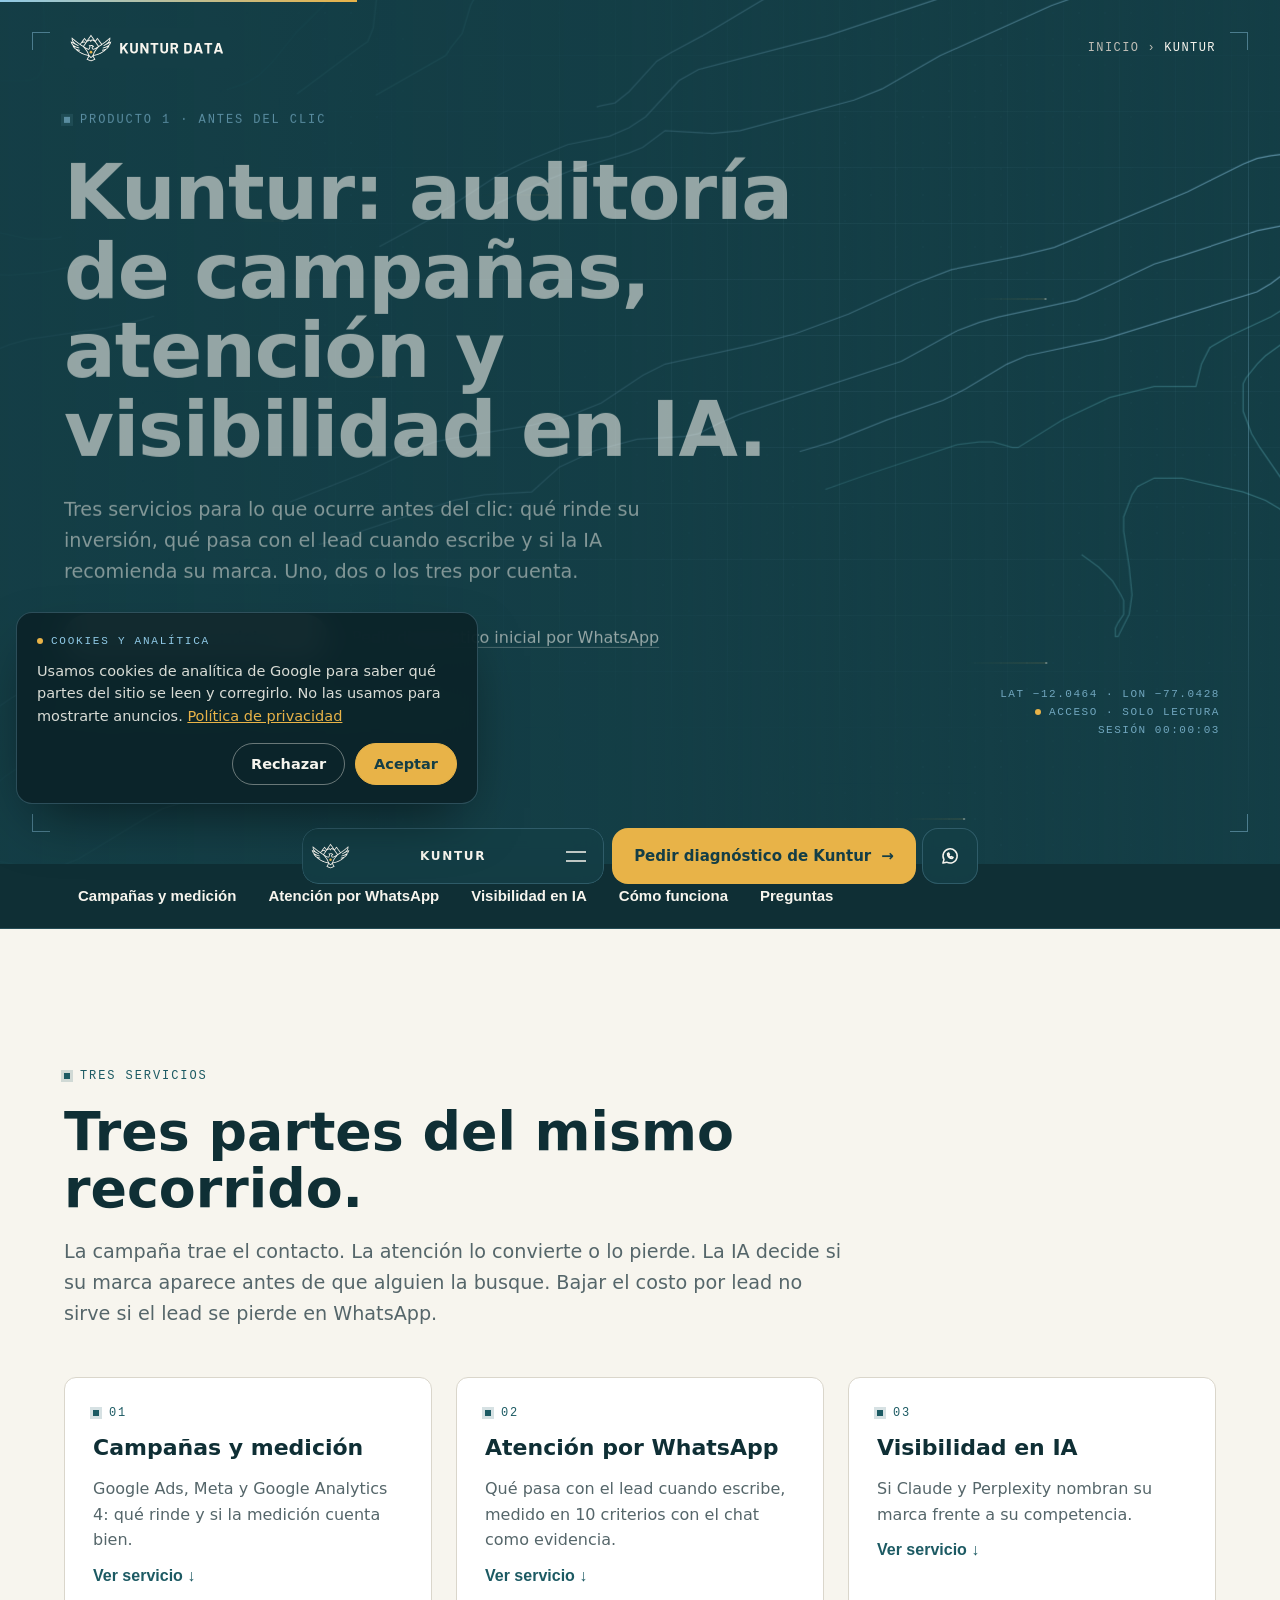
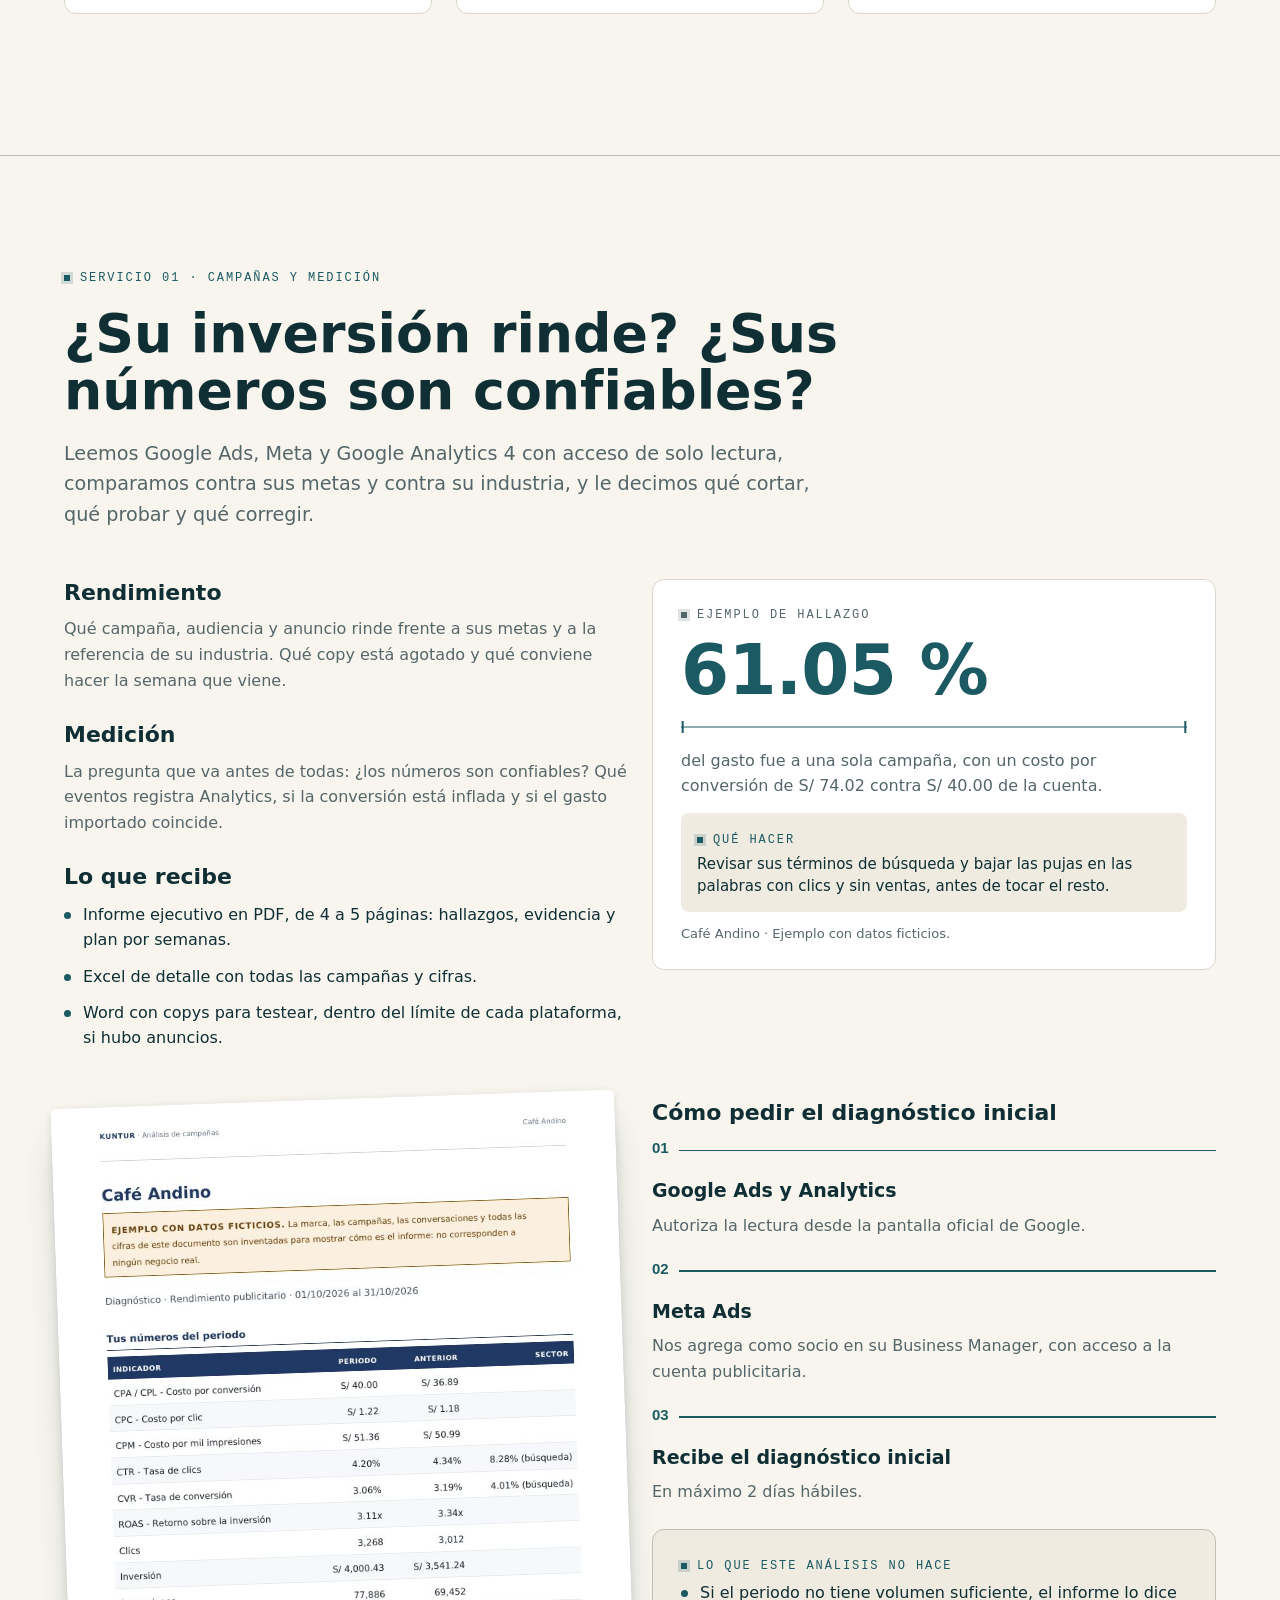
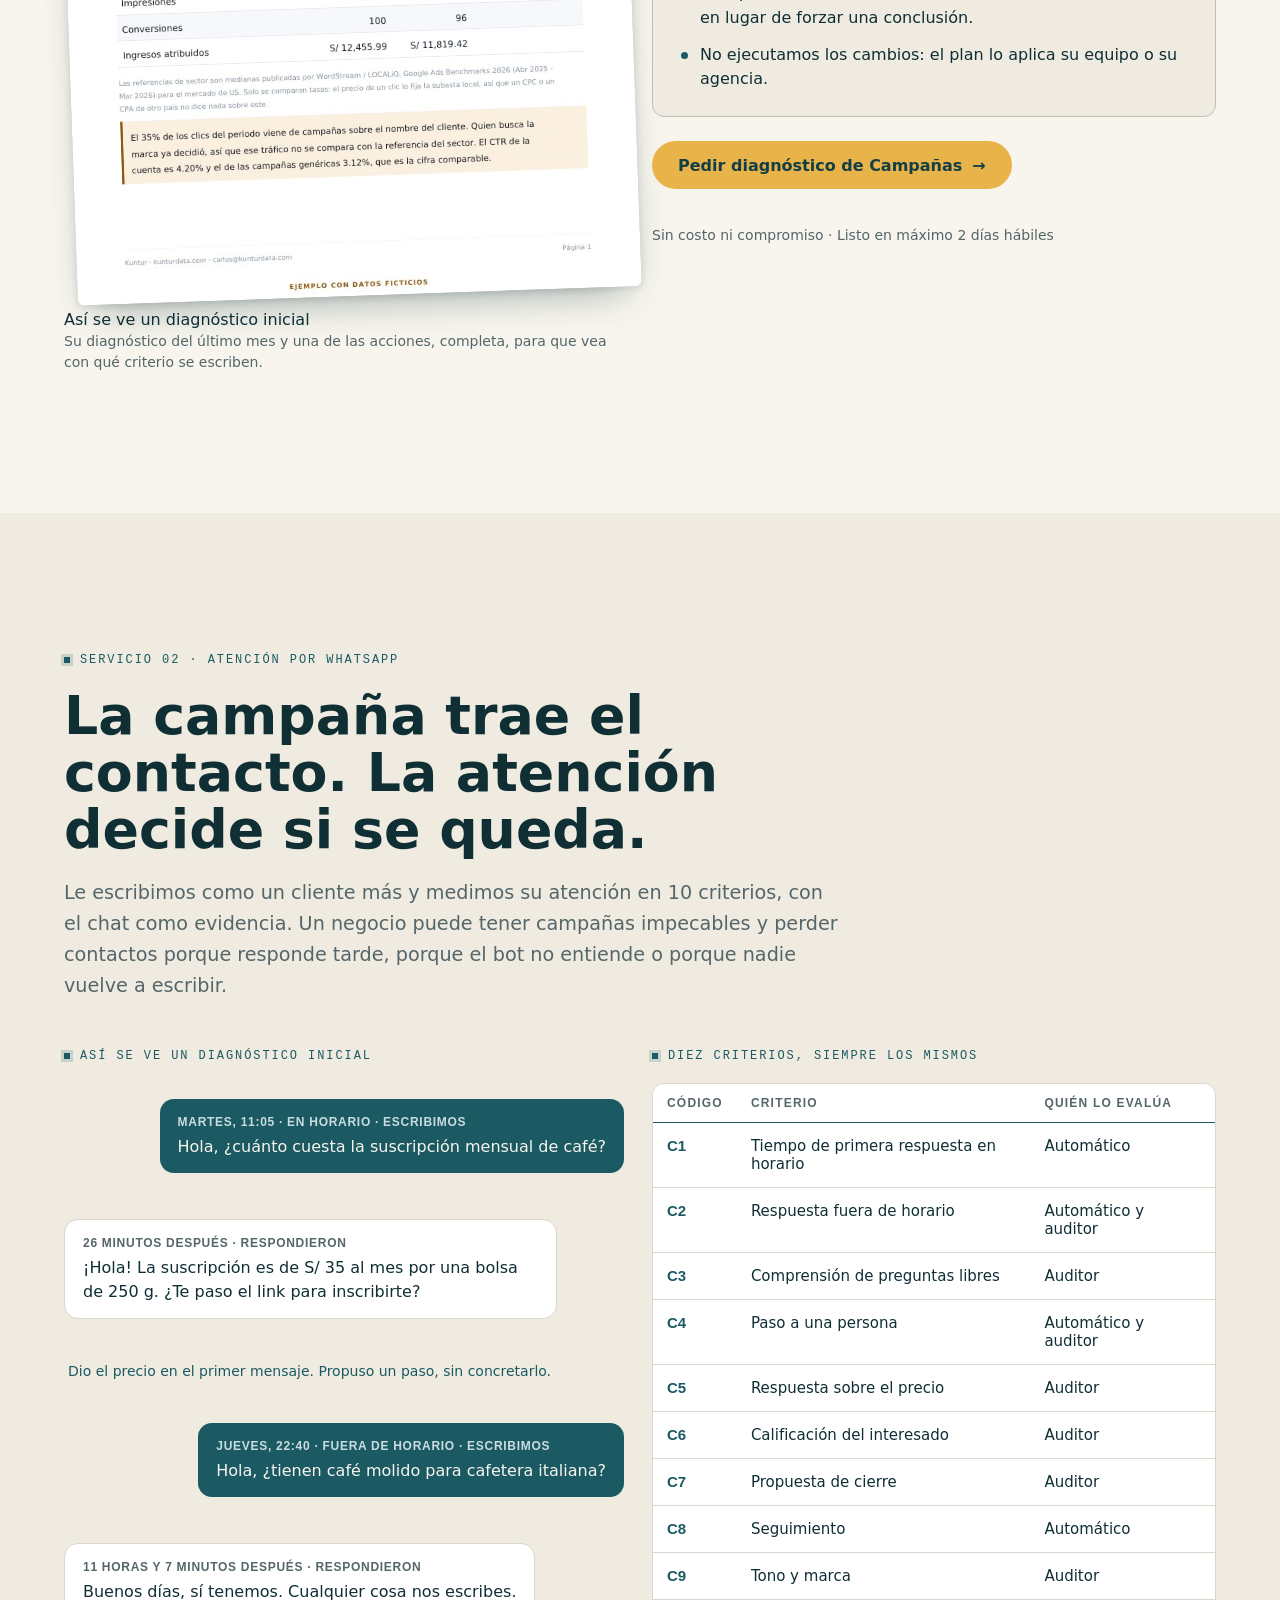
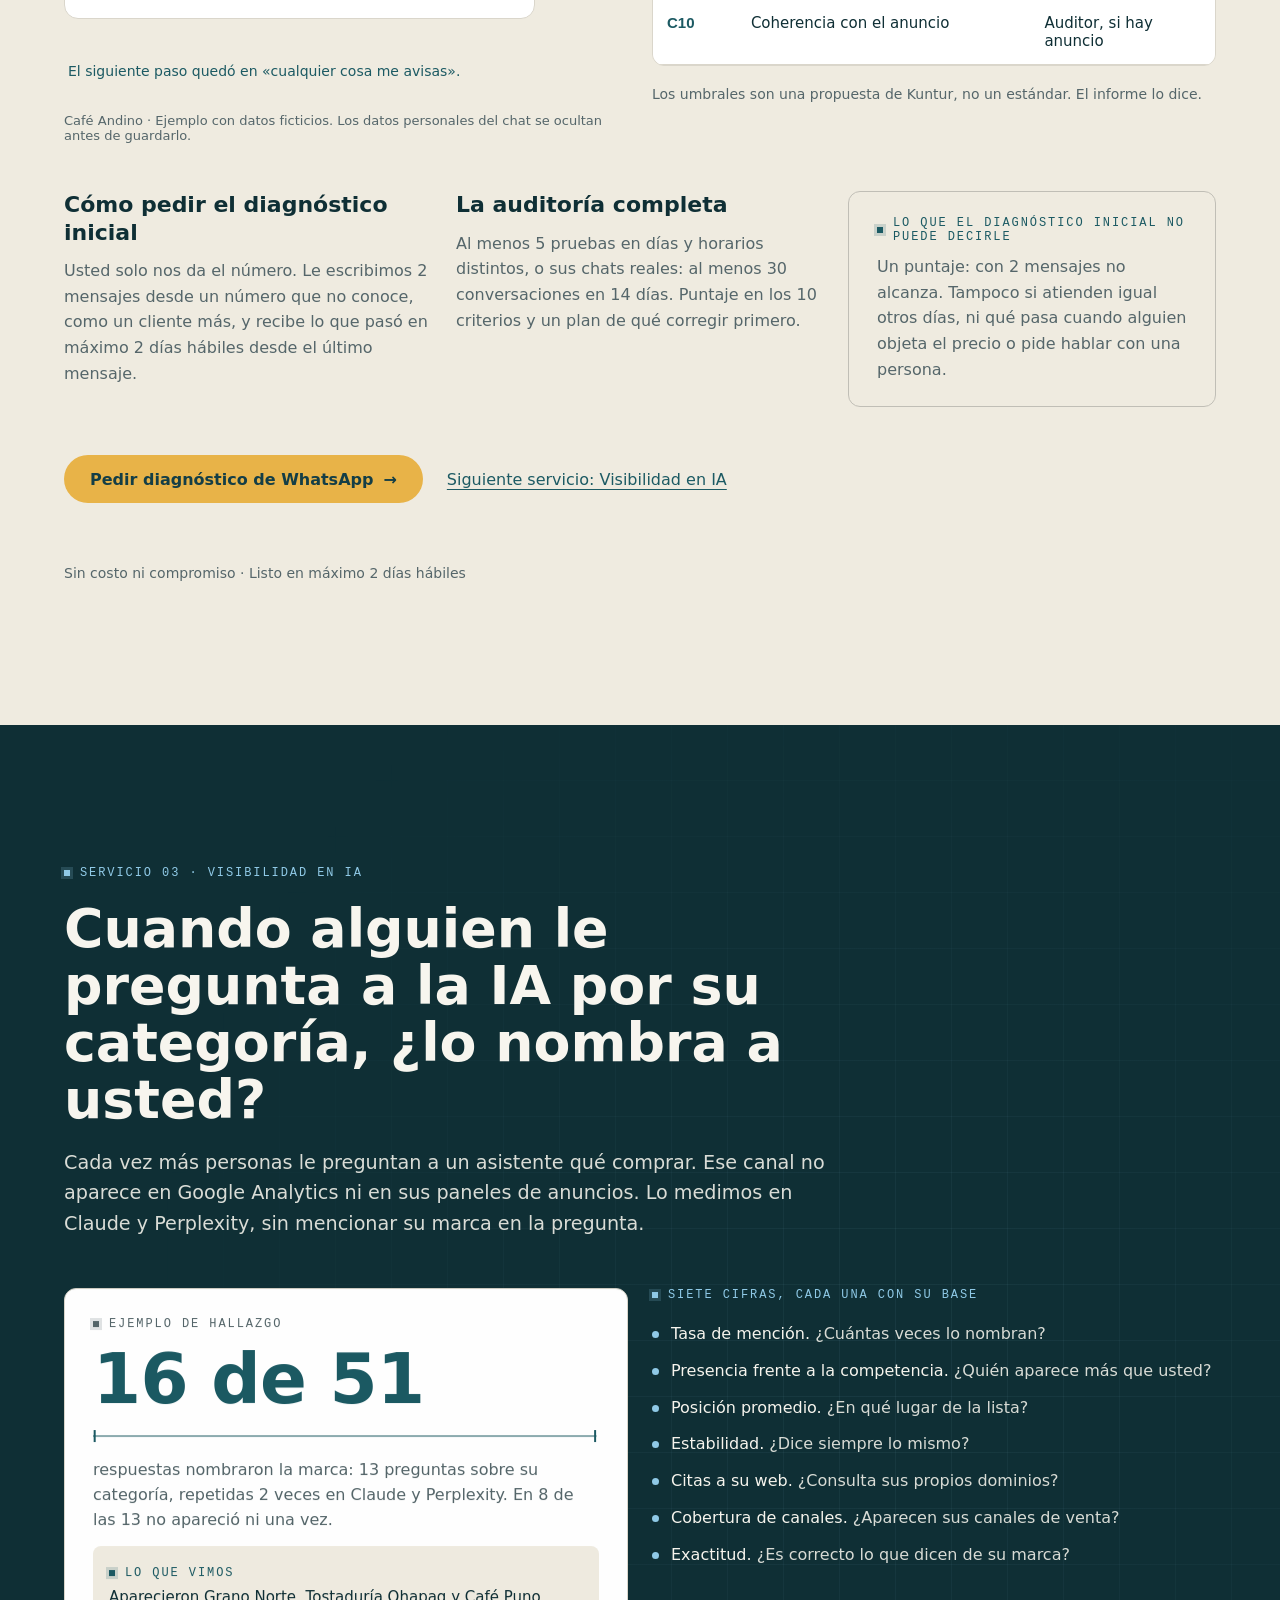
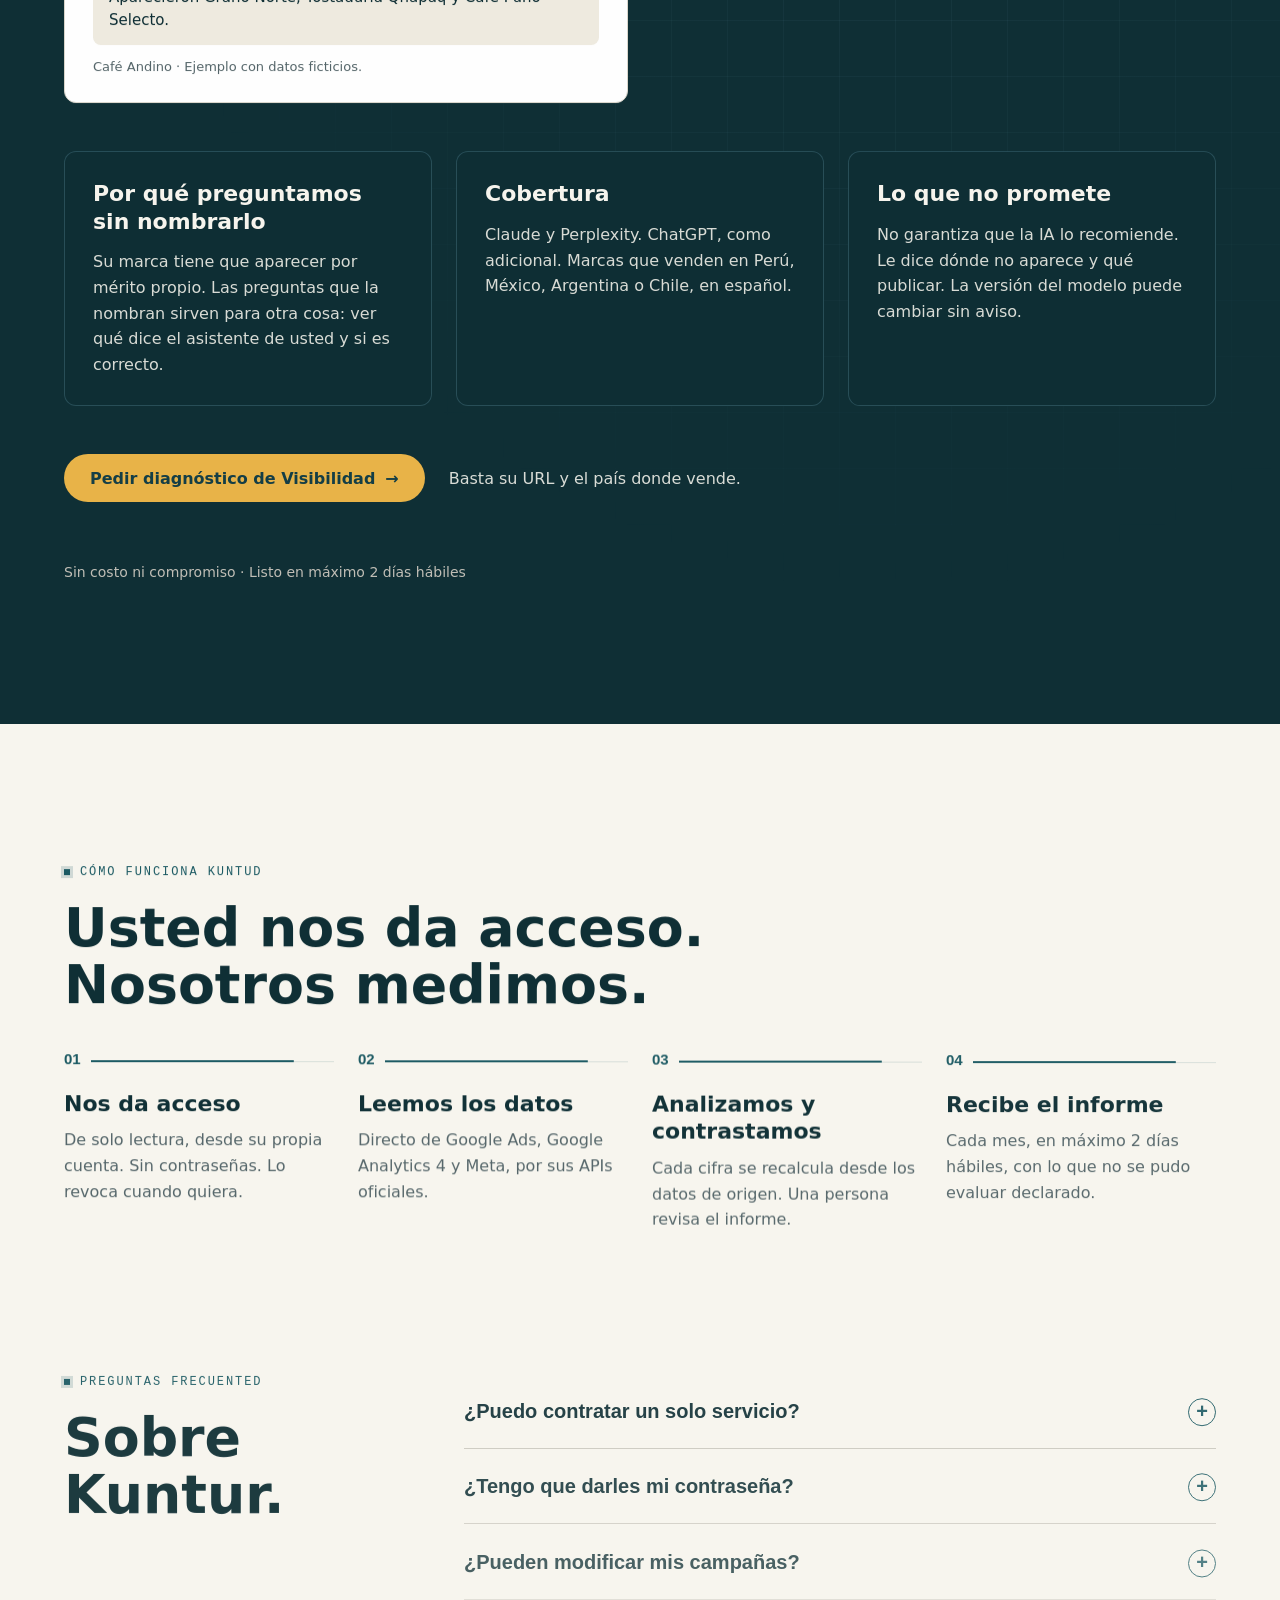
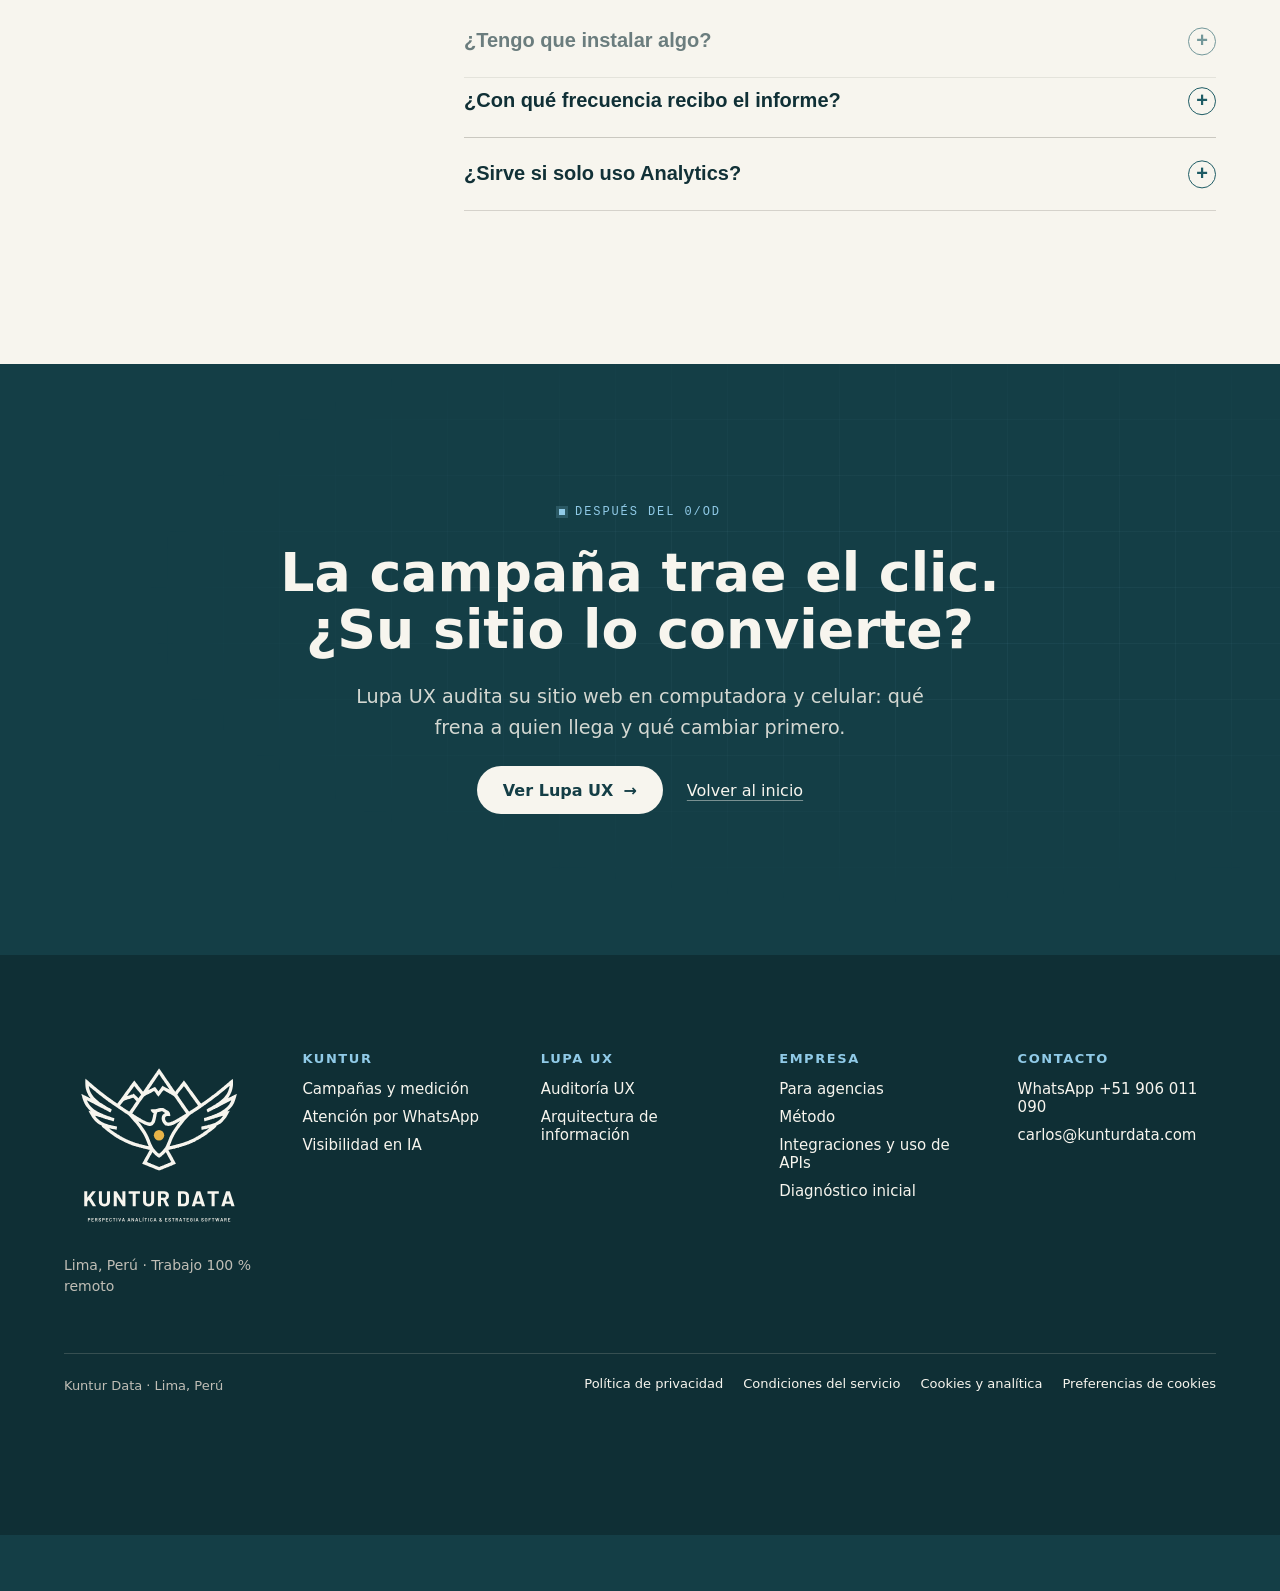
<file: kuntur.html>
<!doctype html>
<html lang="es">
<head>
<meta charset="utf-8">
<meta name="viewport" content="width=device-width, initial-scale=1">
<!-- Consent Mode v2: estado por defecto (debe ir antes de GTM) -->
<script>
  window.dataLayer = window.dataLayer || [];
  function gtag(){dataLayer.push(arguments);}
  gtag('consent', 'default', {
    ad_storage: 'denied',
    ad_user_data: 'denied',
    ad_personalization: 'denied',
    analytics_storage: 'denied',
    wait_for_update: 500
  });
  try {
    var kc = JSON.parse(localStorage.getItem('kuntur_consent'));
    if (kc) { gtag('consent', 'update', kc); }
  } catch (e) {}
  window.dataLayer.push({ content_group: 'kuntur' });
</script>
<!-- Google Tag Manager -->
<script>(function(w,d,s,l,i){w[l]=w[l]||[];w[l].push({'gtm.start':
new Date().getTime(),event:'gtm.js'});var f=d.getElementsByTagName(s)[0],
j=d.createElement(s),dl=l!='dataLayer'?'&l='+l:'';j.async=true;j.src=
'https://www.googletagmanager.com/gtm.js?id='+i+dl;f.parentNode.insertBefore(j,f);
})(window,document,'script','dataLayer','GTM-5GH3MTMJ');</script>
<!-- End Google Tag Manager -->
<script>(function(h){if(!window.matchMedia('(prefers-reduced-motion: reduce)').matches){h.classList.add('kd-js');setTimeout(function(){if(!h.classList.contains('kd-ready'))h.classList.remove('kd-js')},3000)}})(document.documentElement);</script>
<title>Kuntur | Auditoría de campañas, WhatsApp y visibilidad IA</title>
<meta name="description" content="Auditoría de Google Ads, Meta y GA4, atención por WhatsApp y visibilidad en IA. Acceso de solo lectura e informe en máximo 2 días hábiles.">
<link rel="canonical" href="https://kunturdata.com/kuntur.html">
<link rel="icon" type="image/png" href="favicon.png">
<meta property="og:type" content="website">
<meta property="og:site_name" content="Kuntur Data">
<meta property="og:locale" content="es_PE">
<meta property="og:url" content="https://kunturdata.com/kuntur.html">
<meta property="og:title" content="Kuntur | Auditoría de campañas, WhatsApp y visibilidad IA">
<meta property="og:description" content="Auditoría de Google Ads, Meta y GA4, atención por WhatsApp y visibilidad en IA. Acceso de solo lectura e informe en máximo 2 días hábiles.">
<meta property="og:image" content="https://kunturdata.com/assets/logo/kuntur-data-horizontal.png">
<meta name="twitter:card" content="summary_large_image">
<link rel="icon" href="assets/logo/kuntur-data-simbolo.svg" type="image/svg+xml">
<link rel="stylesheet" href="assets/kd.css">
<link rel="preconnect" href="https://fonts.googleapis.com">
<link rel="preconnect" href="https://fonts.gstatic.com" crossorigin="anonymous">
<link rel="preload" as="style" href="https://fonts.googleapis.com/css2?family=Barlow:wght@600;700;800&amp;family=DM+Sans:opsz,wght@9..40,400;9..40,500&amp;family=JetBrains+Mono:wght@400;500&amp;display=swap" onload="this.onload=null;this.rel=\'stylesheet\'">
<noscript><link rel="stylesheet" href="https://fonts.googleapis.com/css2?family=Barlow:wght@600;700;800&amp;family=DM+Sans:opsz,wght@9..40,400;9..40,500&amp;family=JetBrains+Mono:wght@400;500&amp;display=swap"></noscript>
<style>
body{margin:0;background:#143E46}
a{color:#1C5A63}a:hover{color:#0F2F35}
</style>
<link rel="stylesheet" href="assets/kd-tech.css?v=20261107">
<link rel="stylesheet" href="assets/kd-menu.css?v=20261119">
</head>
<body>
<!-- Google Tag Manager (noscript) -->
<noscript><iframe src="https://www.googletagmanager.com/ns.html?id=GTM-5GH3MTMJ"
height="0" width="0" style="display:none;visibility:hidden"></iframe></noscript>
<!-- End Google Tag Manager (noscript) -->
<!-- Aviso de cookies (Consent Mode v2) -->
<div id="kuntur-consent" role="dialog" aria-label="Preferencias de cookies" hidden>
<p class="kc-t">Cookies y analítica</p>
<p>Usamos cookies de analítica de Google para saber qué partes del sitio se leen y corregirlo. No las usamos para mostrarte anuncios. <a href="privacidad.html#analitica">Política de privacidad</a></p>
<div class="kc-botones"><button type="button" data-consent="denied">Rechazar</button><button type="button" data-consent="granted" class="kc-aceptar">Aceptar</button></div>
</div>
<script>(function(){var b=document.getElementById('kuntur-consent'),s=null;try{s=localStorage.getItem('kuntur_consent')}catch(e){}if(!s)b.hidden=false})();</script>
<div class="kd" id="top">
<a class="skip" href="#contenido">Saltar al contenido</a>

<header style="position: absolute; top: 0; left: 0; right: 0; z-index: 30;">
<div class="wrap" style="display: flex; align-items: center; justify-content: space-between; gap: 24px; padding-top: 28px; padding-bottom: 28px;">
<a href="index.html" aria-label="Kuntur Data, inicio" style="display: inline-flex;"><img width="749" height="180" src="assets/logo/kuntur-data-horizontal-negativo.svg" alt="Kuntur Data" style="height: 40px; width: auto; display: block;"></a>
<ol class="crumb" aria-label="Ruta"><li><a href="index.html">Inicio</a></li><li aria-hidden="true">›</li><li aria-current="page" style="color: #F7F5EE;">Kuntur</li></ol>
</div>
</header>

<main id="contenido">

<section class="hero on-dark" aria-labelledby="h1">
<svg class="topo-s" viewBox="0 0 600 340" preserveAspectRatio="xMidYMid slice" aria-hidden="true" focusable="false"><g class="ct"><path class="c" pathLength="1" d="M85,0 L86,25 85,33 83,36 80,37 68,37 63,38 58,40 51,45 49,48 48,53 48,58 51,65 54,71 57,73 63,77 71,81 78,83 85,84 90,83 96,81 100,76 108,66 110,63 115,61 128,55 141,44 146,42 158,38 163,35 168,30 176,20 186,10 189,5 190,0"></path><path class="b" pathLength="1" d="M0,59 L8,60 24,65 30,68 36,73 45,83 48,86 53,88 80,94 88,94 93,93 98,91 103,88 113,77 118,73 123,71 133,69 137,68 141,65 146,58 151,54 156,51 168,47 175,43 199,25 202,23 204,18 206,0"></path><path class="b" pathLength="1" d="M600,138 L597,139 595,141 585,151 580,153 575,152 560,143 555,142 552,143 550,145 547,149 545,154 544,159 545,166 549,176 552,181 564,194 574,209 580,215 590,222 595,224 600,225"></path><path class="b" pathLength="1" d="M600,119 L590,121 577,128 572,128 560,127 555,128 550,130 542,135 537,141 534,146 532,154 534,164 537,171 540,179 545,186 557,201 566,214 570,219 587,234 592,237 600,238"></path><path class="b" pathLength="1" d="M0,156 L3,155 7,151 15,140 20,134 33,123 40,113 45,108 48,107 53,106 73,107 85,106 95,104 105,100 110,97 123,88 138,82 143,79 148,74 156,66 161,62 166,60 186,53 230,28 232,25 236,20 239,10 240,8 249,3 252,0"></path><path class="b" pathLength="1" d="M600,101 L592,101 580,100 575,101 572,102 525,136 522,139 518,144 517,146 517,151 517,156 520,164 523,169 532,182 542,196 548,204 548,207 550,209 550,211 544,204 536,196 530,191 525,188 517,185 495,180 490,180 485,180 479,183 477,186 474,194 474,199 476,212 477,222 476,229 472,237 471,237 471,234 472,232 474,229 474,224 473,222 470,217 465,212 454,204 442,193 437,190 432,188 424,187 419,188 415,189 409,193 402,202 397,204 392,205 384,204 372,199 367,197 341,193 319,187 306,187 291,190 286,192 281,195 276,200 265,214 252,227 246,235 240,247 238,254 236,267 234,272 231,275 228,277 208,281 193,287 186,289 156,291 141,295 128,299 121,303 98,317 93,319 85,320 75,319 65,317 58,313 48,305 45,303 40,302 28,302 23,301 18,299 8,292 5,291 0,291"></path><path class="b" pathLength="1" d="M600,87 L592,87 575,84 567,85 562,89 547,106 535,117 527,122 512,129 505,133 502,139 500,147 485,147 469,151 452,159 436,169 434,169 427,167 422,167 414,168 381,179 364,185 354,187 344,187 324,180 316,179 309,179 301,180 286,184 279,187 271,194 261,207 248,219 244,225 236,237 233,239 226,237 218,237 196,238 186,240 177,244 158,256 148,261 133,266 108,270 84,280 78,283 72,287 66,292 60,300 50,293 45,291 28,288 15,283 10,281 5,281 0,281"></path><path class="a" pathLength="1" d="M600,76 L592,76 580,73 575,72 570,72 565,74 557,79 545,94 535,104 527,110 522,113 467,130 439,136 432,139 417,148 409,152 389,159 369,167 349,173 341,176 339,176 324,172 314,172 299,173 286,176 279,179 271,184 256,201 246,210 244,210 216,214 186,221 173,225 153,233 134,239 118,245 90,251 83,254 74,259 58,270 45,280 43,280 33,276 20,268 8,262 6,259 7,252 7,247 6,242 3,235 0,236"></path><path class="a" pathLength="1" d="M0,226 L3,226 5,223 8,218 16,196 28,181 30,176 34,166 37,161 40,158 53,148 63,138 68,134 73,132 80,130 108,126 121,123 137,118 148,114 166,105 183,98 193,93 224,76 244,63 251,59 269,51 286,46 291,45 296,41 306,30 311,27 324,20 344,8 349,6 360,3 366,0"></path><path class="a" pathLength="1" d="M600,45 L594,48 585,57 565,65 557,69 552,74 542,85 540,87 537,88 522,91 495,100 485,103 464,113 457,116 429,122 422,124 414,127 394,138 336,157 329,160 321,164 316,165 299,166 284,170 271,176 261,185 244,186 233,188 188,203 163,209 143,217 118,222 98,231 78,238 69,242 53,251 35,264 33,264 29,259 25,254 23,249 21,242 20,232 20,222 20,214 22,207 24,201 27,196 38,181 48,164 65,146 71,141 75,138 83,136 118,131 148,125 158,122 191,105 226,86 249,71 259,66 274,60 289,57 296,54 302,50 314,37 321,33 367,21 412,6 427,0"></path><path class="a" pathLength="1" d="M600,33 L593,35 587,38 572,53 552,65 535,63 527,64 522,65 517,67 497,77 449,97 437,100 412,105 399,110 375,121 356,128 341,132 309,139 301,143 286,153 276,157 261,161 236,165 226,167 218,170 201,178 173,189 115,204 108,207 85,219 65,226 58,229 48,236 33,247 29,237 28,224 28,214 30,204 35,196 45,184 56,166 70,151 78,145 83,143 90,141 151,135 158,134 163,132 191,117 249,81 266,73 276,69 296,63 301,61 309,55 326,56 336,55 377,44 387,40 408,28 448,10 462,5 480,0"></path></g></svg>
<div class="veil" aria-hidden="true"></div>
<div class="wrap" style="position: relative; width: 100%; padding-top: 160px; padding-bottom: 96px;">
<div class="kd-pre h-in" style="max-width: 820px; display: flex; flex-direction: column; gap: 26px;">
<p class="eti">Producto 1 · Antes del clic</p>
<h1 id="h1" class="h1">Kuntur: auditoría de campañas, atención y visibilidad en IA.</h1>
<p class="lead" style="max-width: 640px;">Tres servicios para lo que ocurre antes del clic: qué rinde su inversión, qué pasa con el lead cuando escribe y si la IA recomienda su marca. Uno, dos o los tres por cuenta.</p>
<div class="row">
<a class="btn btn-cream" href="#servicios">Ver los tres servicios <span class="ar" aria-hidden="true">↓</span></a>
<a class="lk" href="https://wa.me/51906011090?text=Hola%2C%20quiero%20el%20diagn%C3%B3stico%20inicial%20de%20Kuntur.">Pedir diagnóstico inicial por WhatsApp</a>
</div>
<p class="cta-nota" style="margin: 12px 0 0; font-size: 14px; line-height: 1.5; color: #C0BEB6;">Sin costo ni compromiso · Listo en máximo 2 días hábiles</p>
</div>
</div>
</section>

<div class="sub">
<nav class="wrap" aria-label="Secciones de Kuntur">
<a href="#campanas">Campañas y medición</a>
<a href="#whatsapp">Atención por WhatsApp</a>
<a href="#ia">Visibilidad en IA</a>
<a href="#como">Cómo funciona</a>
<a href="#faq">Preguntas</a>
</nav>
</div>

<section id="servicios" class="cream on-light sec" aria-labelledby="h-serv">
<div class="wrap stack">
<div class="intro rv">
<p class="eti">Tres servicios</p>
<h2 id="h-serv" class="h2 lit-l">Tres partes del mismo recorrido.</h2>
<p class="lead">La campaña trae el contacto. La atención lo convierte o lo pierde. La IA decide si su marca aparece antes de que alguien la busque. Bajar el costo por lead no sirve si el lead se pierde en WhatsApp.</p>
</div>
<div class="g3">
<a class="card rv" href="#campanas" style="text-decoration: none;"><p class="eti">01</p><h3 class="h3">Campañas y medición</h3><p class="p">Google Ads, Meta y Google Analytics 4: qué rinde y si la medición cuenta bien.</p><span style="font-family: 'Barlow', sans-serif; font-weight: 600; color: #1C5A63;">Ver servicio <span aria-hidden="true">↓</span></span></a>
<a class="card rv" href="#whatsapp" style="text-decoration: none;"><p class="eti">02</p><h3 class="h3">Atención por WhatsApp</h3><p class="p">Qué pasa con el lead cuando escribe, medido en 10 criterios con el chat como evidencia.</p><span style="font-family: 'Barlow', sans-serif; font-weight: 600; color: #1C5A63;">Ver servicio <span aria-hidden="true">↓</span></span></a>
<a class="card rv" href="#ia" style="text-decoration: none;"><p class="eti">03</p><h3 class="h3">Visibilidad en IA</h3><p class="p">Si Claude y Perplexity nombran su marca frente a su competencia.</p><span style="font-family: 'Barlow', sans-serif; font-weight: 600; color: #1C5A63;">Ver servicio <span aria-hidden="true">↓</span></span></a>
</div>
</div>
</section>

<section id="campanas" class="cream on-light sec" aria-labelledby="h-camp" style="padding-top: 0;">
<div class="wrap stack" style="border-top: 1px solid #C0BEB6; padding-top: clamp(72px, 9vw, 120px);">
<div class="intro rv">
<p class="eti">Servicio 01 · Campañas y medición</p>
<h2 id="h-camp" class="h2 lit-l">¿Su inversión rinde? ¿Sus números son confiables?</h2>
<p class="lead">Leemos Google Ads, Meta y Google Analytics 4 con acceso de solo lectura, comparamos contra sus metas y contra su industria, y le decimos qué cortar, qué probar y qué corregir.</p>
</div>
<div class="g2" style="align-items: start;">
<div class="rv" style="display: flex; flex-direction: column; gap: 28px;">
<div style="display: flex; flex-direction: column; gap: 10px;"><h3 class="h3">Rendimiento</h3><p class="p">Qué campaña, audiencia y anuncio rinde frente a sus metas y a la referencia de su industria. Qué copy está agotado y qué conviene hacer la semana que viene.</p></div>
<div style="display: flex; flex-direction: column; gap: 10px;"><h3 class="h3">Medición</h3><p class="p">La pregunta que va antes de todas: ¿los números son confiables? Qué eventos registra Analytics, si la conversión está inflada y si el gasto importado coincide.</p></div>
<div style="display: flex; flex-direction: column; gap: 12px;"><h3 class="h3">Lo que recibe</h3><ul class="list"><li>Informe ejecutivo en PDF, de 4 a 5 páginas: hallazgos, evidencia y plan por semanas.</li><li>Excel de detalle con todas las campañas y cifras.</li><li>Word con copys para testear, dentro del límite de cada plataforma, si hubo anuncios.</li></ul></div>
</div>
<article class="card rv">
<p class="eti" style="color: #55666A;">Ejemplo de hallazgo</p>
<p class="num">61.06 %</p>
<svg class="cota" viewBox="0 0 300 16" preserveAspectRatio="none" aria-hidden="true" focusable="false"><line x1="0" y1="8" x2="300" y2="8"></line><line x1="1" y1="2" x2="1" y2="14"></line><line x1="299" y1="2" x2="299" y2="14"></line></svg>
<p class="base">del gasto fue a una sola campaña, con un costo por conversión de S/ 74.02 contra S/ 40.00 de la cuenta.</p>
<div class="hacer"><p class="eti" style="font-size: 12px;">Qué hacer</p><p>Revisar sus términos de búsqueda y bajar las pujas en las palabras con clics y sin ventas, antes de tocar el resto.</p></div>
<p style="margin: 0; font-size: 13px; color: #55666A;">Café Andino · Ejemplo con datos ficticios.</p>
</article>
</div>
<div class="g2" style="align-items: start;">
<figure class="doc rv"><img width="745" height="1053" src="assets/img/muestra-campanas.jpg" alt="Primera página del diagnóstico inicial de Campañas de Café Andino, con los indicadores del periodo" loading="lazy"><figcaption><b>Así se ve un diagnóstico inicial</b>Su diagnóstico del último mes y una de las acciones, completa, para que vea con qué criterio se escriben.</figcaption></figure>
<div class="rv" style="display: flex; flex-direction: column; gap: 24px;">
<h3 class="h3">Cómo pedir el diagnóstico inicial</h3>
<ol class="steps g2" style="gap: 32px 24px;">
<li class="step"><span class="n">01</span><h3 class="h3" style="font-size: 19px;">Google Ads y Analytics</h3><p class="p">Autoriza la lectura desde la pantalla oficial de Google.</p></li>
<li class="step"><span class="n">02</span><h3 class="h3" style="font-size: 19px;">Meta Ads</h3><p class="p">Nos agrega como socio en su Business Manager, con acceso a la cuenta publicitaria.</p></li>
<li class="step"><span class="n">03</span><h3 class="h3" style="font-size: 19px;">Recibe el diagnóstico inicial</h3><p class="p">En máximo 2 días hábiles.</p></li>
</ol>
<div class="note"><p class="eti" style="font-size: 12px; margin-bottom: 8px;">Lo que este análisis no hace</p><ul class="list"><li>Si el periodo no tiene volumen suficiente, el informe lo dice en lugar de forzar una conclusión.</li><li>No ejecutamos los cambios: el plan lo aplica su equipo o su agencia.</li></ul></div>
<div class="row"><a class="btn btn-gold" href="https://wa.me/51906011090?text=Hola%2C%20quiero%20el%20diagn%C3%B3stico%20inicial%20de%20Campa%C3%B1as%20y%20medici%C3%B3n.%20Uso%3A%20">Pedir diagnóstico de Campañas <span class="ar" aria-hidden="true">→</span></a></div>
<p class="cta-nota" style="margin: 12px 0 0; font-size: 14px; line-height: 1.5; color: #55666A;">Sin costo ni compromiso · Listo en máximo 2 días hábiles</p>
</div>
</div>
</div>
</section>

<section id="whatsapp" class="cream2 on-light sec" aria-labelledby="h-wa">
<div class="wrap stack">
<div class="intro rv">
<p class="eti">Servicio 02 · Atención por WhatsApp</p>
<h2 id="h-wa" class="h2 lit-l">La campaña trae el contacto. La atención decide si se queda.</h2>
<p class="lead">Le escribimos como un cliente más y medimos su atención en 10 criterios, con el chat como evidencia. Un negocio puede tener campañas impecables y perder contactos porque responde tarde, porque el bot no entiende o porque nadie vuelve a escribir.</p>
</div>
<div class="g2" style="align-items: start;">
<div class="rv" style="display: flex; flex-direction: column; gap: 20px;">
<p class="eti">Así se ve un diagnóstico inicial</p>
<div class="chat" role="list" aria-label="Ejemplo de conversación de prueba">
<p class="msg msg-out" role="listitem"><small>Martes, 11:05 · en horario · escribimos</small>Hola, ¿cuánto cuesta la suscripción mensual de café?</p>
<p class="msg msg-in" role="listitem"><small>26 minutos después · respondieron</small>¡Hola! La suscripción es de S/ 35 al mes por una bolsa de 250 g. ¿Te paso el link para inscribirte?</p>
<p class="read" role="listitem">Dio el precio en el primer mensaje. Propuso un paso, sin concretarlo.</p>
<p class="msg msg-out" role="listitem"><small>Jueves, 22:40 · fuera de horario · escribimos</small>Hola, ¿tienen café molido para cafetera italiana?</p>
<p class="msg msg-in" role="listitem"><small>11 horas y 7 minutos después · respondieron</small>Buenos días, sí tenemos. Cualquier cosa nos escribes.</p>
<p class="read" role="listitem">El siguiente paso quedó en «cualquier cosa me avisas».</p>
</div>
<p style="margin: 0; font-size: 13px; color: #55666A;">Café Andino · Ejemplo con datos ficticios. Los datos personales del chat se ocultan antes de guardarlo.</p>
</div>
<div class="rv" style="display: flex; flex-direction: column; gap: 20px; min-width: 0;">
<p class="eti">Diez criterios, siempre los mismos</p>
<div class="tbox"><table class="tbl"><thead><tr><th scope="col">Código</th><th scope="col">Criterio</th><th scope="col">Quién lo evalúa</th></tr></thead><tbody>
<tr><td>C1</td><td>Tiempo de primera respuesta en horario</td><td>Automático</td></tr>
<tr><td>C2</td><td>Respuesta fuera de horario</td><td>Automático y auditor</td></tr>
<tr><td>C3</td><td>Comprensión de preguntas libres</td><td>Auditor</td></tr>
<tr><td>C4</td><td>Paso a una persona</td><td>Automático y auditor</td></tr>
<tr><td>C5</td><td>Respuesta sobre el precio</td><td>Auditor</td></tr>
<tr><td>C6</td><td>Calificación del interesado</td><td>Auditor</td></tr>
<tr><td>C7</td><td>Propuesta de cierre</td><td>Auditor</td></tr>
<tr><td>C8</td><td>Seguimiento</td><td>Automático</td></tr>
<tr><td>C9</td><td>Tono y marca</td><td>Auditor</td></tr>
<tr><td>C10</td><td>Coherencia con el anuncio</td><td>Auditor, si hay anuncio</td></tr>
</tbody></table></div>
<p style="margin: 0; font-size: 14px; color: #55666A;">Los umbrales son una propuesta de Kuntur, no un estándar. El informe lo dice.</p>
</div>
</div>
<div class="g3">
<div class="rv" style="display: flex; flex-direction: column; gap: 12px;"><h3 class="h3">Cómo pedir el diagnóstico inicial</h3><p class="p">Usted solo nos da el número. Le escribimos 2 mensajes desde un número que no conoce, como un cliente más, y recibe lo que pasó en máximo 2 días hábiles desde el último mensaje.</p></div>
<div class="rv" style="display: flex; flex-direction: column; gap: 12px;"><h3 class="h3">La auditoría completa</h3><p class="p">Al menos 5 pruebas en días y horarios distintos, o sus chats reales: al menos 30 conversaciones en 14 días. Puntaje en los 10 criterios y un plan de qué corregir primero.</p></div>
<div class="rv note" style="display: flex; flex-direction: column; gap: 10px;"><p class="eti" style="font-size: 12px;">Lo que el diagnóstico inicial no puede decirle</p><p class="p">Un puntaje: con 2 mensajes no alcanza. Tampoco si atienden igual otros días, ni qué pasa cuando alguien objeta el precio o pide hablar con una persona.</p></div>
</div>
<div class="row"><a class="btn btn-gold" href="https://wa.me/51906011090?text=Hola%2C%20quiero%20el%20diagn%C3%B3stico%20inicial%20de%20Atenci%C3%B3n%20por%20WhatsApp.%20El%20n%C3%BAmero%20a%20evaluar%20es%3A%20">Pedir diagnóstico de WhatsApp <span class="ar" aria-hidden="true">→</span></a><a class="lkt" href="#ia">Siguiente servicio: Visibilidad en IA</a></div>
<p class="cta-nota" style="margin: 12px 0 0; font-size: 14px; line-height: 1.5; color: #55666A;">Sin costo ni compromiso · Listo en máximo 2 días hábiles</p>
</div>
</section>

<section id="ia" class="deep on-dark sec" aria-labelledby="h-ia">
<div class="wrap stack">
<div class="intro rv">
<p class="eti">Servicio 03 · Visibilidad en IA</p>
<h2 id="h-ia" class="h2 lit-d">Cuando alguien le pregunta a la IA por su categoría, ¿lo nombra a usted?</h2>
<p class="lead">Cada vez más personas le preguntan a un asistente qué comprar. Ese canal no aparece en Google Analytics ni en sus paneles de anuncios. Lo medimos en Claude y Perplexity, sin mencionar su marca en la pregunta.</p>
</div>
<div class="g2" style="align-items: start;">
<article class="card rv">
<p class="eti" style="color: #55666A;">Ejemplo de hallazgo</p>
<p class="num">16 de 52</p>
<svg class="cota" viewBox="0 0 300 16" preserveAspectRatio="none" aria-hidden="true" focusable="false"><line x1="0" y1="8" x2="300" y2="8"></line><line x1="1" y1="2" x2="1" y2="14"></line><line x1="299" y1="2" x2="299" y2="14"></line></svg>
<p class="base">respuestas nombraron la marca: 13 preguntas sobre su categoría, repetidas 2 veces en Claude y Perplexity. En 8 de las 13 no apareció ni una vez.</p>
<div class="hacer"><p class="eti" style="color: #1C5A63; font-size: 12px;">Lo que vimos</p><p>Aparecieron Grano Norte, Tostaduría Qhapaq y Café Puno Selecto.</p></div>
<p style="margin: 0; font-size: 13px; color: #55666A;">Café Andino · Ejemplo con datos ficticios.</p>
</article>
<div class="rv" style="display: flex; flex-direction: column; gap: 20px;">
<p class="eti">Siete cifras, cada una con su base</p>
<ul class="list">
<li><span><b style="color: #F7F5EE; font-weight: 500;">Tasa de mención.</b> ¿Cuántas veces lo nombran?</span></li>
<li><span><b style="color: #F7F5EE; font-weight: 500;">Presencia frente a la competencia.</b> ¿Quién aparece más que usted?</span></li>
<li><span><b style="color: #F7F5EE; font-weight: 500;">Posición promedio.</b> ¿En qué lugar de la lista?</span></li>
<li><span><b style="color: #F7F5EE; font-weight: 500;">Estabilidad.</b> ¿Dice siempre lo mismo?</span></li>
<li><span><b style="color: #F7F5EE; font-weight: 500;">Citas a su web.</b> ¿Consulta sus propios dominios?</span></li>
<li><span><b style="color: #F7F5EE; font-weight: 500;">Cobertura de canales.</b> ¿Aparecen sus canales de venta?</span></li>
<li><span><b style="color: #F7F5EE; font-weight: 500;">Exactitud.</b> ¿Es correcto lo que dicen de su marca?</span></li>
</ul>
</div>
</div>
<div class="g3">
<div class="card-d rv"><h3 class="h3">Por qué preguntamos sin nombrarlo</h3><p class="p">Su marca tiene que aparecer por mérito propio. Las preguntas que la nombran sirven para otra cosa: ver qué dice el asistente de usted y si es correcto.</p></div>
<div class="card-d rv"><h3 class="h3">Cobertura</h3><p class="p">Claude y Perplexity. ChatGPT, como adicional. Marcas que venden en Perú, México, Argentina o Chile, en español.</p></div>
<div class="card-d rv"><h3 class="h3">Lo que no promete</h3><p class="p">No garantiza que la IA lo recomiende. Le dice dónde no aparece y qué publicar. La versión del modelo puede cambiar sin aviso.</p></div>
</div>
<div class="row"><a class="btn btn-gold" href="https://wa.me/51906011090?text=Hola%2C%20quiero%20el%20diagn%C3%B3stico%20inicial%20de%20Visibilidad%20en%20IA.%20Mi%20sitio%20es%3A%20">Pedir diagnóstico de Visibilidad <span class="ar" aria-hidden="true">→</span></a><span class="p">Basta su URL y el país donde vende.</span></div>
<p class="cta-nota" style="margin: 12px 0 0; font-size: 14px; line-height: 1.5; color: #C0BEB6;">Sin costo ni compromiso · Listo en máximo 2 días hábiles</p>
</div>
</section>

<section id="como" class="cream on-light sec" aria-labelledby="h-como">
<div class="wrap stack">
<div class="intro rv">
<p class="eti">Cómo funciona Kuntur</p>
<h2 id="h-como" class="h2 lit-l">Usted nos da acceso. Nosotros medimos.</h2>
</div>
<ol class="steps g4">
<li class="step rv"><span class="n">01</span><h3 class="h3">Nos da acceso</h3><p class="p">De solo lectura, desde su propia cuenta. Sin contraseñas. Lo revoca cuando quiera.</p></li>
<li class="step rv"><span class="n">02</span><h3 class="h3">Leemos los datos</h3><p class="p">Directo de Google Ads, Google Analytics 4 y Meta, por sus APIs oficiales.</p></li>
<li class="step rv"><span class="n">03</span><h3 class="h3">Analizamos y contrastamos</h3><p class="p">Cada cifra se recalcula desde los datos de origen. Una persona revisa el informe.</p></li>
<li class="step rv"><span class="n">04</span><h3 class="h3">Recibe el informe</h3><p class="p">Cada mes, en máximo 2 días hábiles, con lo que no se pudo evaluar declarado.</p></li>
</ol>
</div>
</section>

<section id="faq" class="cream on-light faq" aria-labelledby="h-faq" style="padding-bottom: clamp(96px, 12vw, 160px);">
<div class="wrap" style="display: grid; grid-template-columns: repeat(auto-fit, minmax(min(100%, 340px), 1fr)); gap: 48px;">
<div class="intro rv"><p class="eti">Preguntas frecuentes</p><h2 id="h-faq" class="h2 lit-l">Sobre Kuntur.</h2></div>
<div style="grid-column: span 2 / auto; min-width: 0;">
<details><summary>¿Puedo contratar un solo servicio?<span class="pl" aria-hidden="true">+</span></summary><p>Sí. Uno, dos o los tres por cuenta.</p></details>
<details><summary>¿Tengo que darles mi contraseña?<span class="pl" aria-hidden="true">+</span></summary><p>No. Usted autoriza el acceso desde la pantalla oficial de cada plataforma, o nos agrega como socio en su Business Manager.</p></details>
<details><summary>¿Pueden modificar mis campañas?<span class="pl" aria-hidden="true">+</span></summary><p>No. El acceso es de solo lectura: no creamos, modificamos, pausamos ni eliminamos nada.</p></details>
<details><summary>¿Tengo que instalar algo?<span class="pl" aria-hidden="true">+</span></summary><p>No. Leemos sus datos por las APIs oficiales de cada plataforma.</p></details>
<details><summary>¿Con qué frecuencia recibo el informe?<span class="pl" aria-hidden="true">+</span></summary><p>Cada mes, en máximo 2 días hábiles.</p></details>
<details><summary>¿Sirve si solo uso Analytics?<span class="pl" aria-hidden="true">+</span></summary><p>Sí. Con Analytics recibe la auditoría de medición en PDF y Excel.</p></details>
</div>
</div>
</section>

<section class="on-dark sec" aria-labelledby="h-vec" style="text-align: center;">
<div class="wrap" style="display: flex; flex-direction: column; align-items: center; gap: 24px;">
<p class="eti">Después del clic</p>
<h2 id="h-vec" class="h2 rv" style="max-width: 820px;">La campaña trae el clic. ¿Su sitio lo convierte?</h2>
<p class="lead rv" style="max-width: 620px;">Lupa UX audita su sitio web en computadora y celular: qué frena a quien llega y qué cambiar primero.</p>
<div class="row" style="justify-content: center;"><a class="btn btn-cream" href="lupa-ux.html">Ver Lupa UX <span class="ar" aria-hidden="true">→</span></a><a class="lk" href="index.html">Volver al inicio</a></div>
</div>
</section>

</main>

<footer class="foot" style="padding-top: 96px; padding-bottom: 140px;">
<div class="wrap" style="display: flex; flex-direction: column; gap: 56px;">
<div style="display: grid; grid-template-columns: repeat(auto-fit, minmax(180px, 1fr)); gap: 40px;">
<div style="display: flex; flex-direction: column; gap: 16px;"><img width="655" height="646" src="assets/logo/kuntur-data-vertical-negativo.svg" alt="Kuntur Data. Perspectiva analítica y estrategia software" style="width: 190px; height: auto; display: block;"><p style="margin: 0; font-size: 14px; line-height: 1.5;">Lima, Perú · Trabajo 100 % remoto</p></div>
<div><h3>Kuntur</h3><ul><li><a href="kuntur.html">Campañas y medición</a></li><li><a href="kuntur.html">Atención por WhatsApp</a></li><li><a href="kuntur.html">Visibilidad en IA</a></li></ul></div>
<div><h3>Lupa UX</h3><ul><li><a href="lupa-ux.html">Auditoría UX</a></li><li><a href="lupa-ux.html">Arquitectura de información</a></li></ul></div>
<div><h3>Empresa</h3><ul><li><a href="agencias.html">Para agencias</a></li><li><a href="metodo.html">Método</a></li><li><a href="integraciones.html">Integraciones y uso de APIs</a></li><li><a href="diagnostico-inicial.html">Diagnóstico inicial</a></li></ul></div>
<div><h3>Contacto</h3><ul><li><a href="https://wa.me/51906011090">WhatsApp +51 906 011 090</a></li><li><a href="mailto:carlos@kunturdata.com">carlos@kunturdata.com</a></li></ul></div>
</div>
<div class="kd-legal" style="margin-top:0">
<p>Kuntur Data · Lima, Perú</p>
<ul><li><a href="privacidad.html">Política de privacidad</a></li><li><a href="terminos.html">Condiciones del servicio</a></li><li><a href="privacidad.html#analitica">Cookies y analítica</a></li><li><button type="button" data-cookie-prefs>Preferencias de cookies</button></li></ul>
</div>
</div>
</footer>

<div class="nv" data-page="Kuntur">
<div class="nv-dim" aria-hidden="true"></div>
<div class="nv-panel" id="nvPanel" aria-hidden="true" data-track-location="nav_menu">
<div class="nv-panel__bg" aria-hidden="true"></div>
<nav class="nv-nav" aria-label="Menú">
<p class="nv-title">Menú</p>
<ul class="nv-main">
<li class="nv-item"><span class="nv-mask"><a class="nv-link" href="index.html" style="--i:0"><span class="nv-line">Inicio</span><span class="nv-line" aria-hidden="true">Inicio</span></a></span></li>
<li class="nv-item"><span class="nv-mask"><a class="nv-link" href="kuntur.html" style="--i:1" aria-current="page"><span class="nv-line">Kuntur</span><span class="nv-line" aria-hidden="true">Kuntur</span></a></span></li>
<li class="nv-item"><span class="nv-mask"><a class="nv-link" href="lupa-ux.html" style="--i:2"><span class="nv-line">Lupa UX</span><span class="nv-line" aria-hidden="true">Lupa UX</span></a></span></li>
<li class="nv-item"><span class="nv-mask"><a class="nv-link" href="agencias.html" style="--i:3"><span class="nv-line">Para agencias</span><span class="nv-line" aria-hidden="true">Para agencias</span></a></span></li>
<li class="nv-item"><span class="nv-mask"><a class="nv-link" href="metodo.html" style="--i:4"><span class="nv-line">Método</span><span class="nv-line" aria-hidden="true">Método</span></a></span></li>
</ul>
<ul class="nv-sub"><li><a href="diagnostico-inicial.html">Diagnóstico inicial</a></li><li><a href="integraciones.html">Integraciones</a></li><li><a href="privacidad.html">Privacidad</a></li><li><a href="terminos.html">Condiciones</a></li></ul>
<p class="nv-meta"><span>Lima, Perú · Trabajo 100 % remoto</span><a href="https://wa.me/51906011090?text=Hola%2C%20vengo%20de%20kunturdata.com.">WhatsApp +51 906 011 090</a></p>
<a class="btn btn-gold nv-cta" href="https://wa.me/51906011090?text=Hola%2C%20quiero%20el%20diagn%C3%B3stico%20inicial%20de%20Kuntur.">Pedir diagnóstico de Kuntur <span class="ar" aria-hidden="true">→</span></a>
</nav>
</div>
<div class="nv-row">
<button class="nv-bar" type="button" aria-expanded="false" aria-controls="nvPanel" aria-label="Abrir menú">
<span class="nv-bar__bg" aria-hidden="true"></span>
<span class="nv-sym" aria-hidden="true"><img src="assets/logo/kuntur-data-simbolo-crema.svg" alt="" width="555" height="370"></span>
<span class="nv-roller" aria-hidden="true"><span class="nv-col"><span class="nv-slot"><span class="nv-roll">Kuntur</span></span><span class="nv-slot"><svg viewBox="0 0 14 14" fill="none" stroke="currentColor" stroke-width="1.6" aria-hidden="true" focusable="false"><path d="M1 1l12 12M13 1L1 13"/></svg></span></span></span>
<span class="nv-burger" aria-hidden="true"><svg viewBox="0 0 20 11" fill="none" stroke="currentColor" stroke-width="1.6" aria-hidden="true" focusable="false"><path d="M0 1h20M0 10h20"/></svg></span>
</button>
<div class="nv-act" data-track-location="nav">
<a class="btn btn-gold" href="https://wa.me/51906011090?text=Hola%2C%20quiero%20el%20diagn%C3%B3stico%20inicial%20de%20Kuntur.">Pedir diagnóstico de Kuntur <span class="ar" aria-hidden="true">→</span></a>
<a class="ico" href="https://wa.me/51906011090?text=Hola%2C%20quiero%20el%20diagn%C3%B3stico%20inicial%20de%20Kuntur." aria-label="Escribir por WhatsApp"><svg width="20" height="20" viewBox="0 0 24 24" fill="none" stroke="currentColor" stroke-width="1.8" stroke-linecap="round" stroke-linejoin="round" aria-hidden="true" focusable="false"><path d="M3.5 20.5l1.3-4.2A8.5 8.5 0 1 1 8 19.4z"></path><path d="M9 9.5c0 3 2.5 5.5 5.5 5.5l1.2-1.3-2-1-1 .8a4 4 0 0 1-2.2-2.2l.8-1-1-2z"></path></svg></a>
</div>
</div>
</div>

</div>
<script src="assets/vendor/gsap.min.js" defer></script>
<script src="assets/vendor/ScrollTrigger.min.js" defer></script>
<script src="assets/vendor/SplitText.min.js" defer></script>
<script src="assets/vendor/ScrambleTextPlugin.min.js" defer></script>
<script src="assets/vendor/lenis.min.js" defer></script>
<script src="assets/kd-menu.js?v=20261119b" defer></script>
<script src="assets/kd.js?v=20261119b" defer></script>
</body>
</html>
</file>
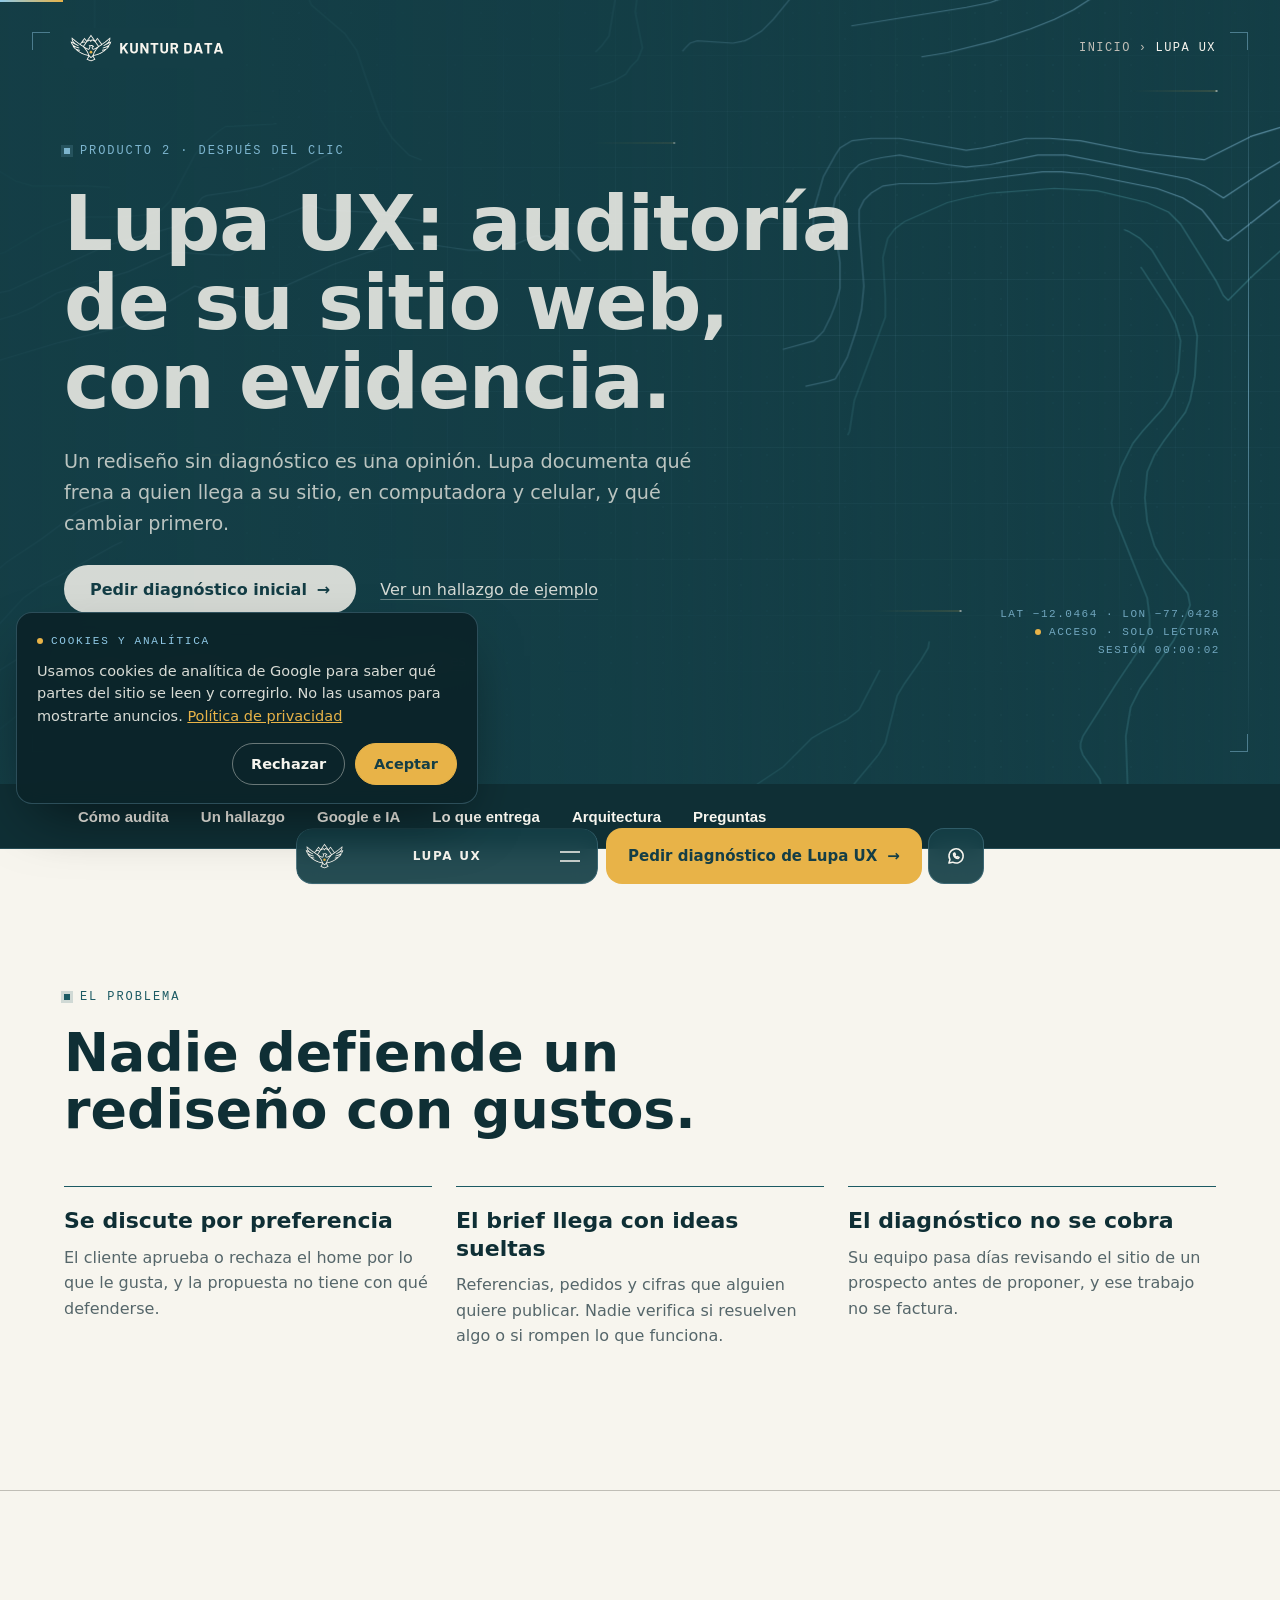
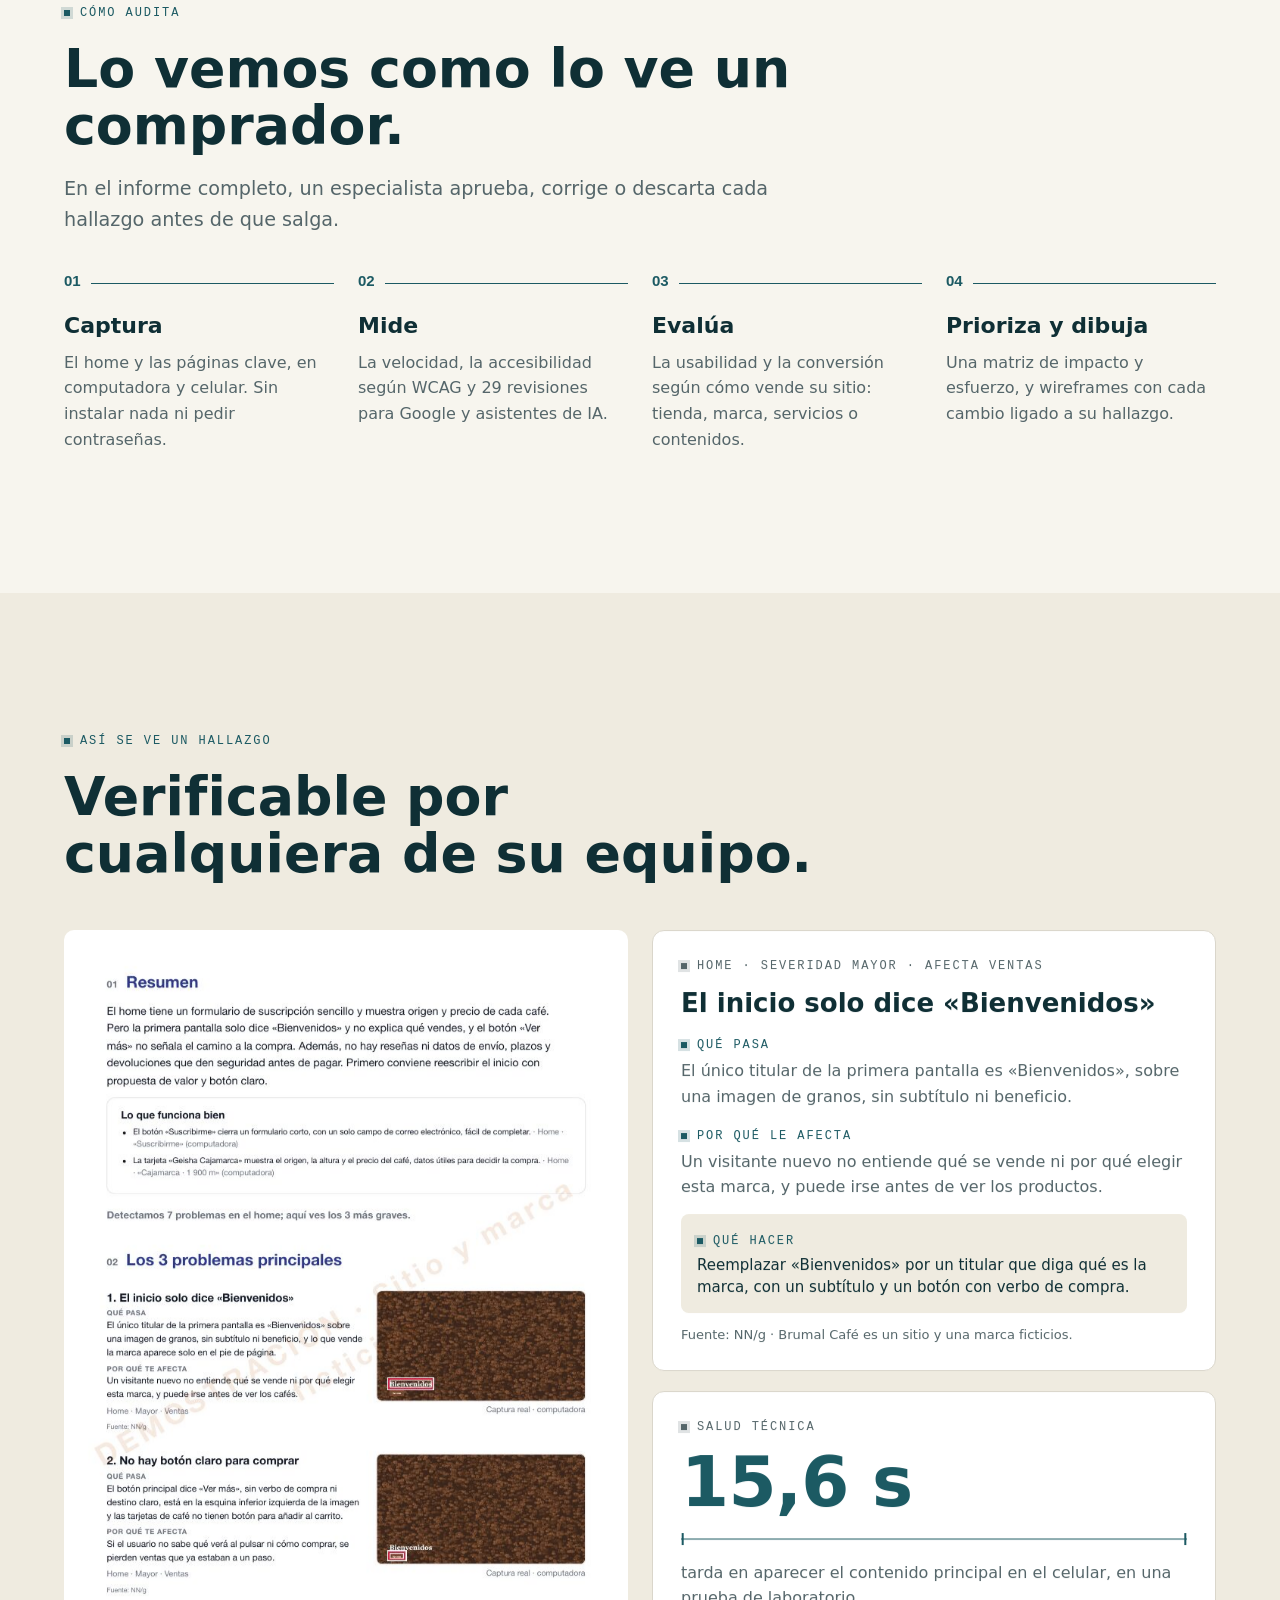
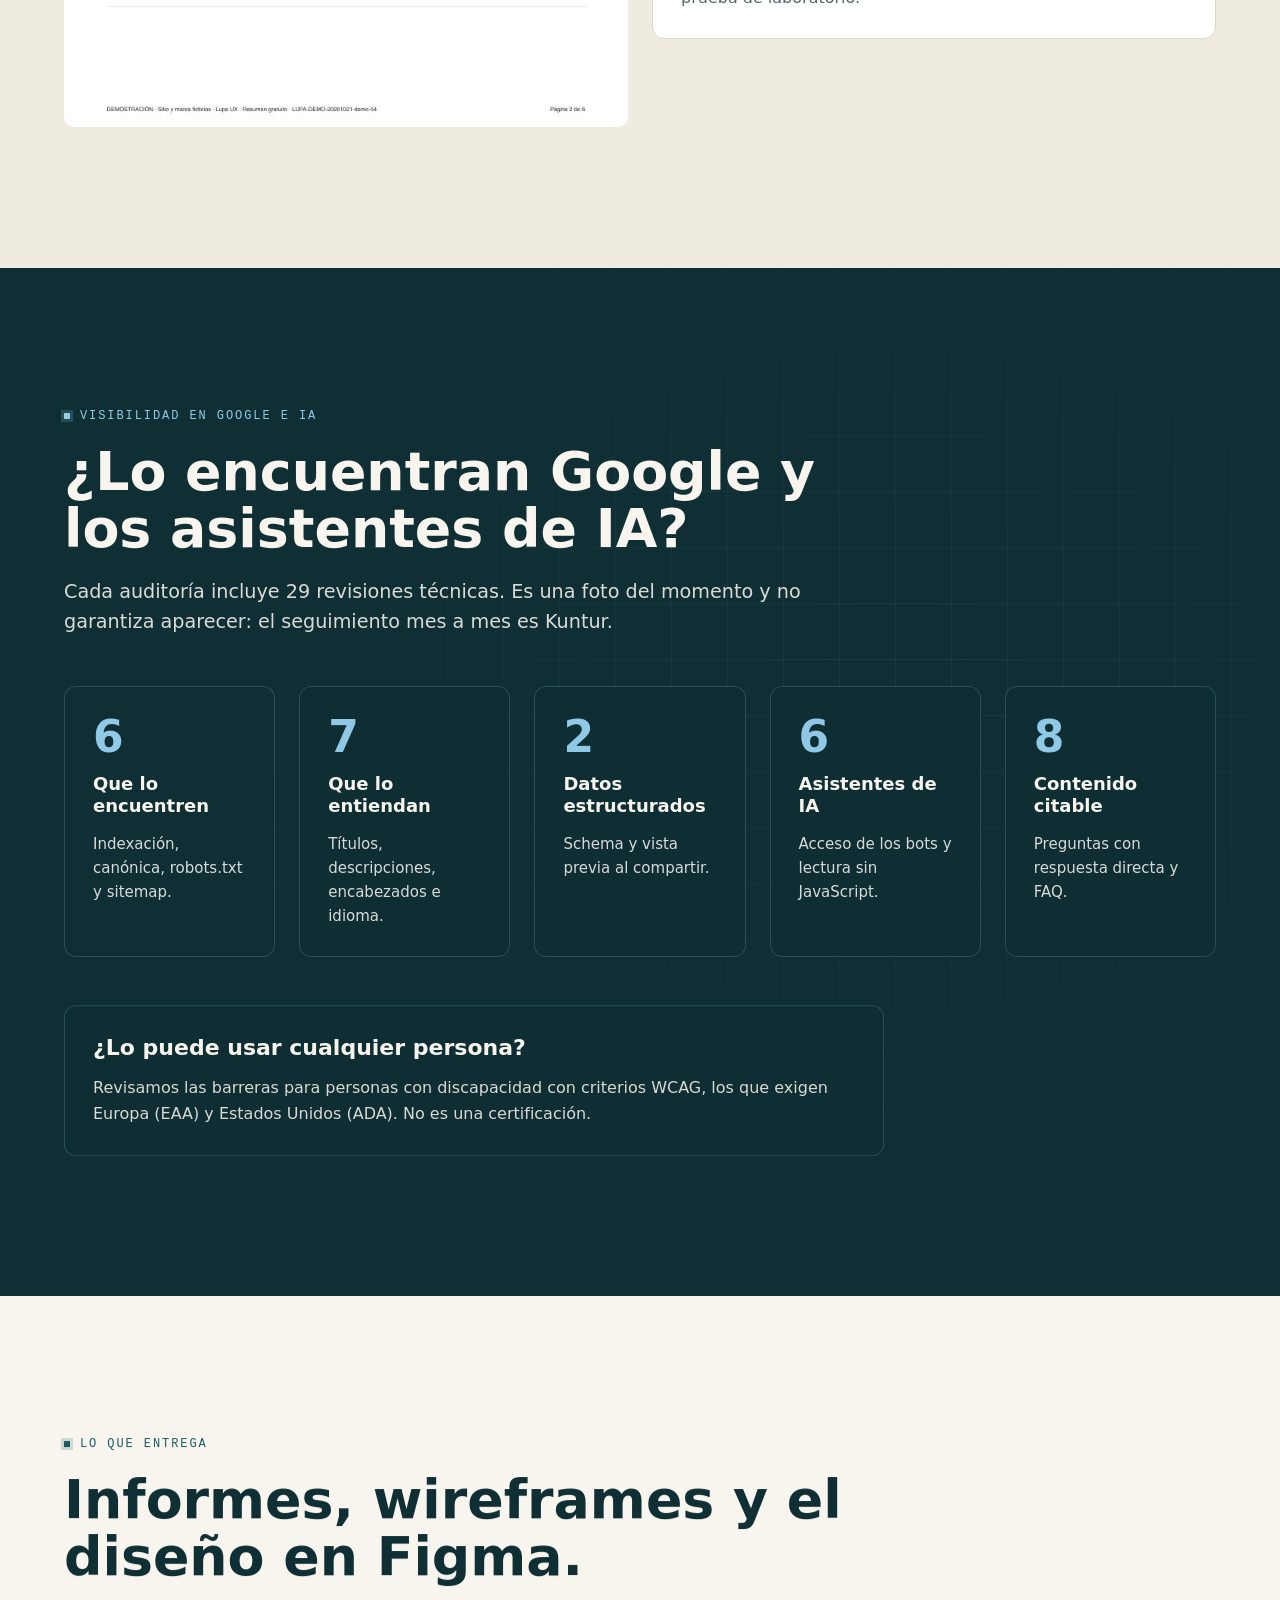
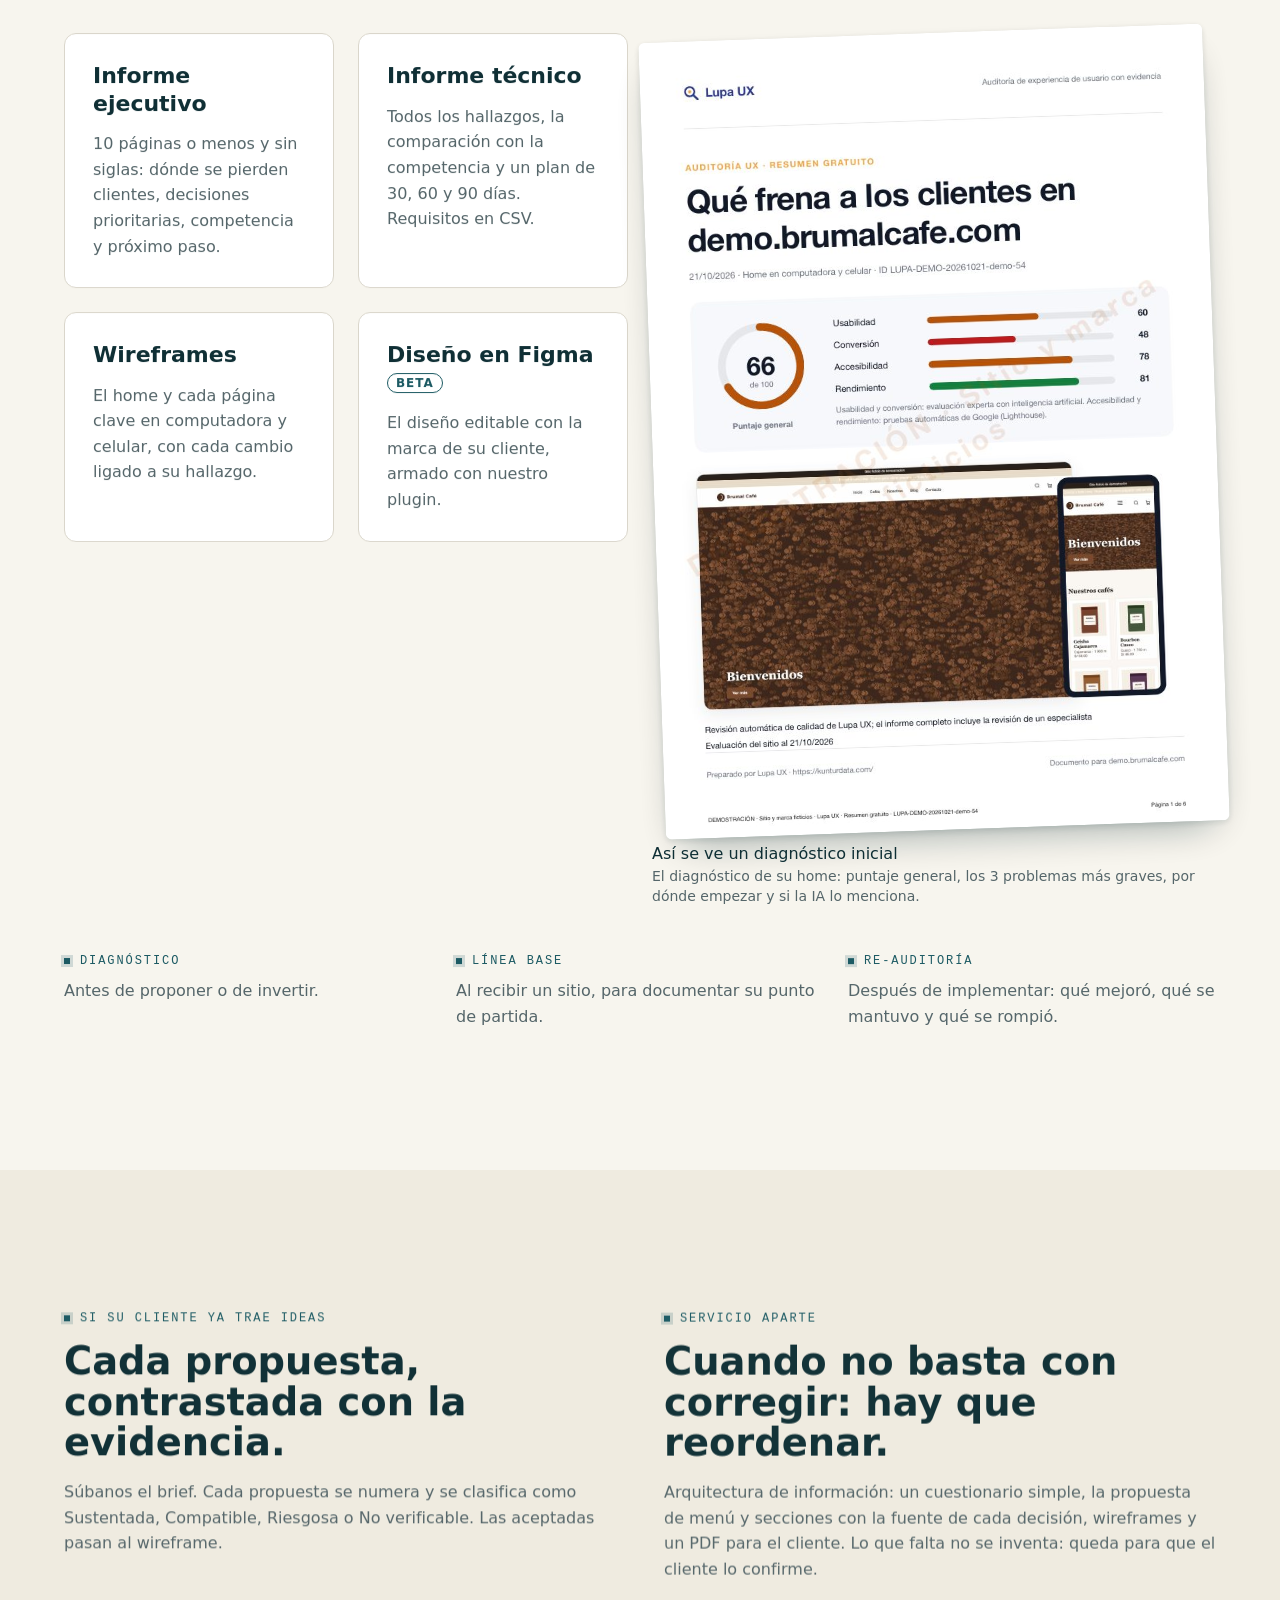
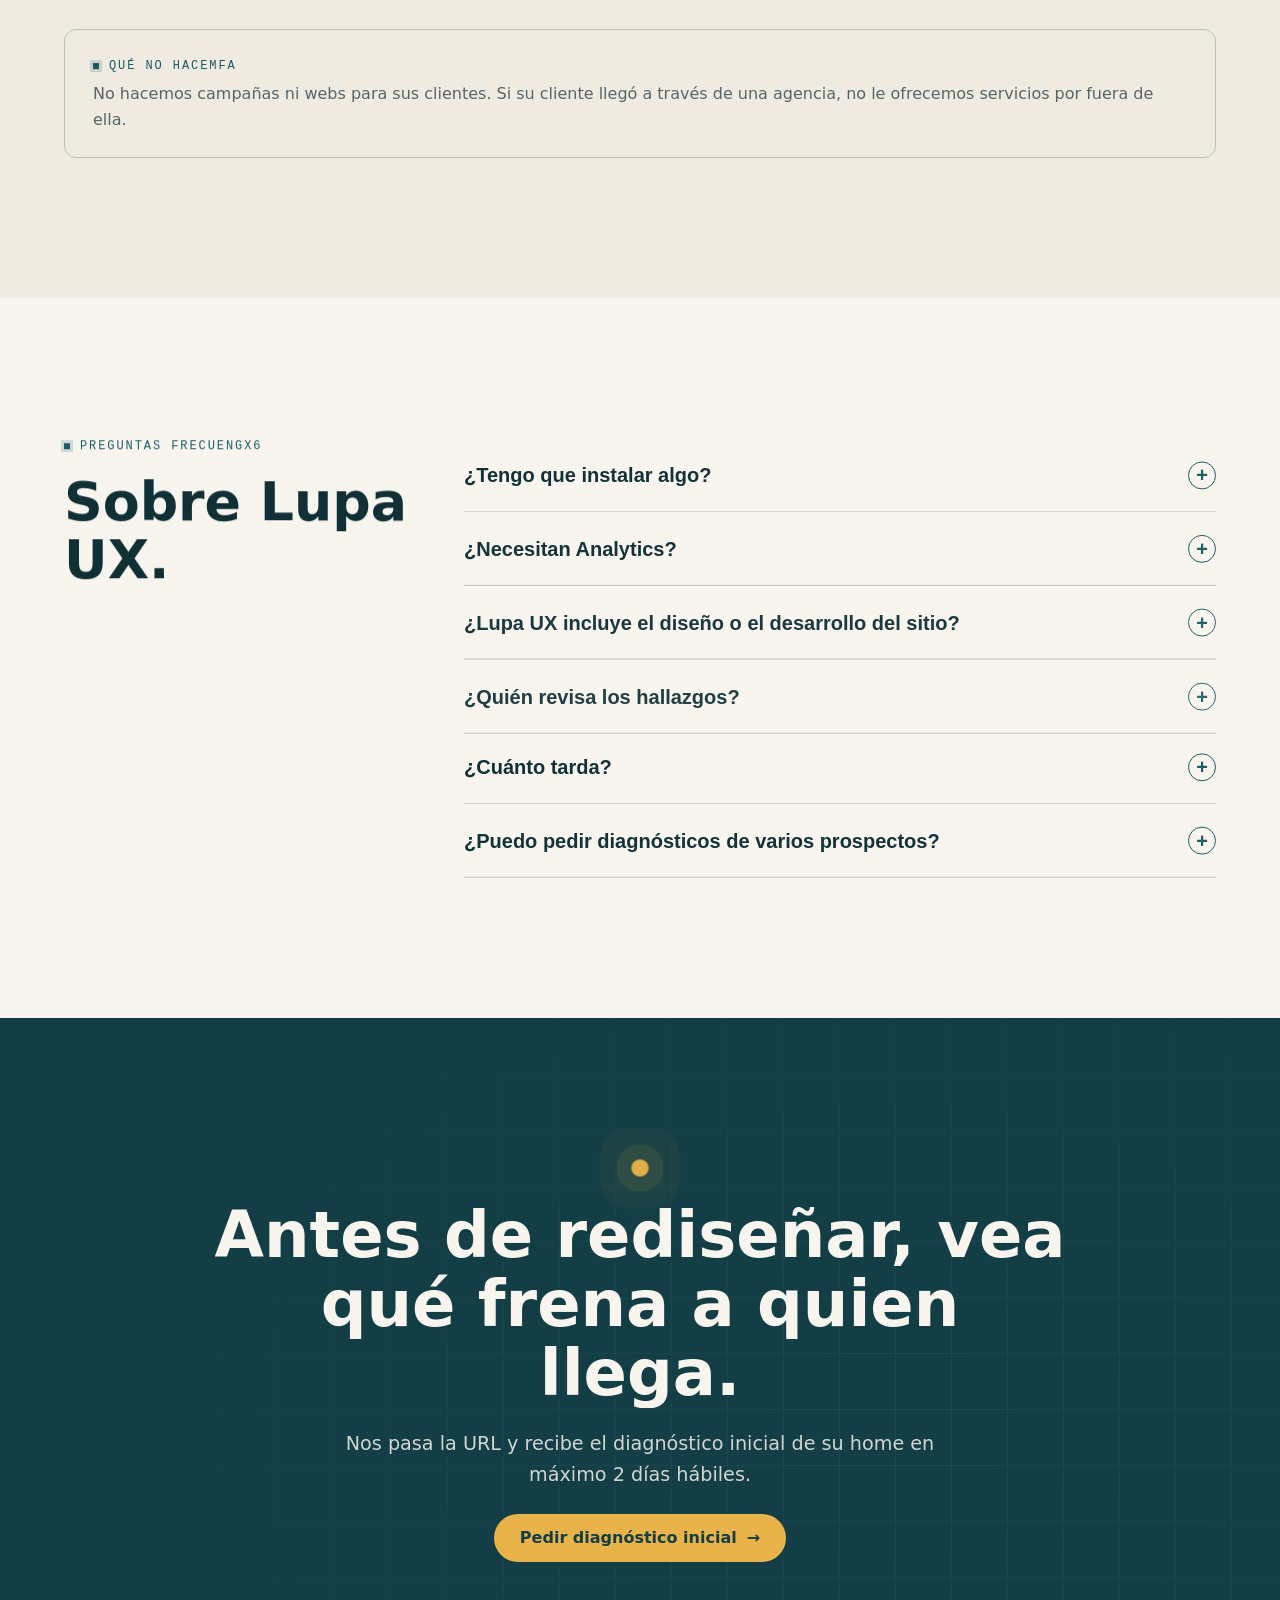
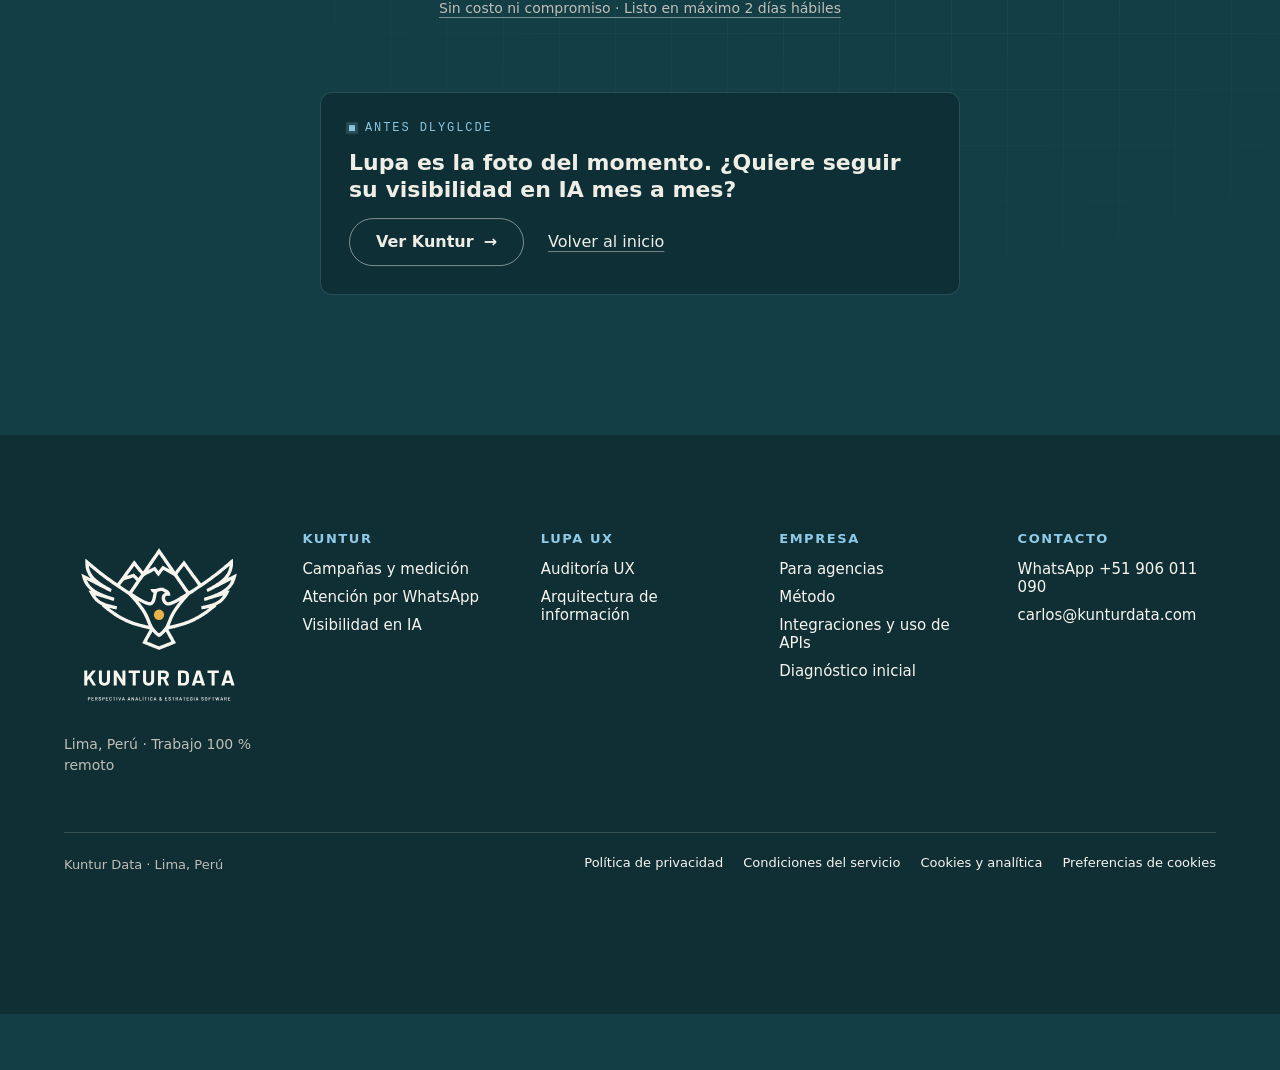
<file: lupa-ux.html>
<!doctype html>
<html lang="es">
<head>
<meta charset="utf-8">
<meta name="viewport" content="width=device-width, initial-scale=1">
<!-- Consent Mode v2: estado por defecto (debe ir antes de GTM) -->
<script>
  window.dataLayer = window.dataLayer || [];
  function gtag(){dataLayer.push(arguments);}
  gtag('consent', 'default', {
    ad_storage: 'denied',
    ad_user_data: 'denied',
    ad_personalization: 'denied',
    analytics_storage: 'denied',
    wait_for_update: 500
  });
  try {
    var kc = JSON.parse(localStorage.getItem('kuntur_consent'));
    if (kc) { gtag('consent', 'update', kc); }
  } catch (e) {}
  window.dataLayer.push({ content_group: 'lupa_ux' });
</script>
<!-- Google Tag Manager -->
<script>(function(w,d,s,l,i){w[l]=w[l]||[];w[l].push({'gtm.start':
new Date().getTime(),event:'gtm.js'});var f=d.getElementsByTagName(s)[0],
j=d.createElement(s),dl=l!='dataLayer'?'&l='+l:'';j.async=true;j.src=
'https://www.googletagmanager.com/gtm.js?id='+i+dl;f.parentNode.insertBefore(j,f);
})(window,document,'script','dataLayer','GTM-5GH3MTMJ');</script>
<!-- End Google Tag Manager -->
<script>(function(h){if(!window.matchMedia('(prefers-reduced-motion: reduce)').matches){h.classList.add('kd-js');setTimeout(function(){if(!h.classList.contains('kd-ready'))h.classList.remove('kd-js')},3000)}})(document.documentElement);</script>
<title>Lupa UX | Auditoría UX de su sitio web con evidencia</title>
<meta name="description" content="Auditoría UX de su sitio en computadora y celular: usabilidad, conversión, accesibilidad, velocidad y visibilidad en IA. Diagnóstico inicial sin costo.">
<link rel="canonical" href="https://kunturdata.com/lupa-ux.html">
<link rel="icon" type="image/png" href="favicon.png">
<meta property="og:type" content="website">
<meta property="og:site_name" content="Kuntur Data">
<meta property="og:locale" content="es_PE">
<meta property="og:url" content="https://kunturdata.com/lupa-ux.html">
<meta property="og:title" content="Lupa UX | Auditoría UX de su sitio web con evidencia">
<meta property="og:description" content="Auditoría UX de su sitio en computadora y celular: usabilidad, conversión, accesibilidad, velocidad y visibilidad en IA. Diagnóstico inicial sin costo.">
<meta property="og:image" content="https://kunturdata.com/assets/logo/kuntur-data-horizontal.png">
<meta name="twitter:card" content="summary_large_image">
<link rel="icon" href="assets/logo/kuntur-data-simbolo.svg" type="image/svg+xml">
<link rel="stylesheet" href="assets/kd.css">
<link rel="preconnect" href="https://fonts.googleapis.com">
<link rel="preconnect" href="https://fonts.gstatic.com" crossorigin="anonymous">
<link rel="preload" as="style" href="https://fonts.googleapis.com/css2?family=Barlow:wght@600;700;800&amp;family=DM+Sans:opsz,wght@9..40,400;9..40,500&amp;family=JetBrains+Mono:wght@400;500&amp;display=swap" onload="this.onload=null;this.rel=\'stylesheet\'">
<noscript><link rel="stylesheet" href="https://fonts.googleapis.com/css2?family=Barlow:wght@600;700;800&amp;family=DM+Sans:opsz,wght@9..40,400;9..40,500&amp;family=JetBrains+Mono:wght@400;500&amp;display=swap"></noscript>
<style>
body{margin:0;background:#143E46}
a{color:#1C5A63}a:hover{color:#0F2F35}
</style>
<link rel="stylesheet" href="assets/kd-tech.css?v=20261107">
<link rel="stylesheet" href="assets/kd-menu.css?v=20261119">
</head>
<body>
<!-- Google Tag Manager (noscript) -->
<noscript><iframe src="https://www.googletagmanager.com/ns.html?id=GTM-5GH3MTMJ"
height="0" width="0" style="display:none;visibility:hidden"></iframe></noscript>
<!-- End Google Tag Manager (noscript) -->
<!-- Aviso de cookies (Consent Mode v2) -->
<div id="kuntur-consent" role="dialog" aria-label="Preferencias de cookies" hidden>
<p class="kc-t">Cookies y analítica</p>
<p>Usamos cookies de analítica de Google para saber qué partes del sitio se leen y corregirlo. No las usamos para mostrarte anuncios. <a href="privacidad.html#analitica">Política de privacidad</a></p>
<div class="kc-botones"><button type="button" data-consent="denied">Rechazar</button><button type="button" data-consent="granted" class="kc-aceptar">Aceptar</button></div>
</div>
<script>(function(){var b=document.getElementById('kuntur-consent'),s=null;try{s=localStorage.getItem('kuntur_consent')}catch(e){}if(!s)b.hidden=false})();</script>
<div class="kd" id="top">
<a class="skip" href="#contenido">Saltar al contenido</a>

<header style="position: absolute; top: 0; left: 0; right: 0; z-index: 30;">
<div class="wrap" style="display: flex; align-items: center; justify-content: space-between; gap: 24px; padding-top: 28px; padding-bottom: 28px;">
<a href="index.html" aria-label="Kuntur Data, inicio" style="display: inline-flex;"><img width="749" height="180" src="assets/logo/kuntur-data-horizontal-negativo.svg" alt="Kuntur Data" style="height: 40px; width: auto; display: block;"></a>
<ol class="crumb" aria-label="Ruta"><li><a href="index.html">Inicio</a></li><li aria-hidden="true">›</li><li aria-current="page" style="color: #F7F5EE;">Lupa UX</li></ol>
</div>
</header>

<main id="contenido">

<section class="hero on-dark" aria-labelledby="h1">
<svg class="topo-s" viewBox="0 0 600 340" preserveAspectRatio="xMidYMid slice" aria-hidden="true" focusable="false"><g class="ct"><path class="b" pathLength="1" d="M495,340 L494,335 493,330 486,320 485,317 485,315 486,312 500,290 512,272 514,267 514,262 513,254 499,219 498,214 499,209 502,199 507,189 511,184 520,174 523,169 526,159 527,146 525,139 522,133 511,116 505,108 500,105 492,103 485,102 474,101 464,102 454,104 448,108 432,121 429,125 427,128 417,156 415,161 416,166 421,184 422,198 423,201 429,209 432,214 434,222 434,232 431,239 423,252 422,257 422,269 421,275 418,280 411,290 408,295 403,315 400,320 390,332 388,337 388,340"></path><path class="b" pathLength="1" d="M505,340 L504,312 506,300 510,292 524,272 529,262 531,257 530,252 520,239 516,232 513,222 512,212 513,201 516,194 520,188 529,176 531,171 533,161 534,144 532,136 529,131 515,108 510,103 505,100 497,97 487,95 474,95 459,96 452,97 447,99 442,102 427,113 424,115 422,118 417,139 410,154 408,159 407,169 409,181 410,201 413,209 420,217 423,222 424,227 423,232 419,237 412,244 408,249 407,254 407,267 407,272 392,301 387,305 377,310 372,313 360,325 345,335 344,337 343,340"></path><path class="b" pathLength="1" d="M160,0 L162,5 176,17 181,24 184,33 191,53 196,61 200,65 203,68 208,70 213,71 221,69 238,59 244,55 259,41 281,25 284,22 287,18 290,0"></path><path class="b" pathLength="1" d="M0,77 L8,75 18,72 23,71 28,73 38,79 45,81 68,81 83,82 88,81 90,80 93,78 95,73 97,63 97,53 96,45 95,43 91,38 77,25 73,20 71,18 71,13 71,0"></path><path class="b" pathLength="1" d="M600,87 L590,92 577,101 558,118 547,129 545,127 542,121 527,97 522,92 513,88 492,83 474,82 447,84 437,86 429,88 411,96 407,99 404,103 402,111 403,128 403,136 390,171 388,184 387,186 372,187 346,192 336,196 324,205 319,208 301,214 291,216 264,219 238,223 208,231 186,235 176,238 158,245 128,256 108,260 98,263 78,271 70,275 65,280 50,294 30,310 28,311 9,295 5,293 0,294"></path><path class="b" pathLength="1" d="M0,102 L3,101 5,102 18,109 22,111 25,111 33,109 50,99 60,95 68,94 83,94 93,93 99,91 103,87 113,68 117,63 123,58 126,56 128,56 146,55 158,53 163,51 168,48 176,40 178,39 185,60 188,65 192,71 198,75 206,78 213,80 221,79 228,75 244,65 250,60 260,50 266,46 274,42 289,37 294,34 296,31 299,28 301,23 298,8 299,0"></path><path class="a" pathLength="1" d="M600,71 L590,74 578,81 570,86 547,104 545,103 540,96 536,91 528,86 517,82 487,76 477,75 469,75 437,79 424,80 409,80 402,81 397,84 394,87 392,91 392,98 394,123 393,133 391,141 387,153 382,162 379,163 356,168 334,175 324,180 314,186 311,185 303,176 299,175 296,175 294,176 291,179 278,194 275,199 274,200 249,205 206,215 168,220 143,229 115,236 93,244 75,254 59,262 53,266 38,280 30,285 28,286 25,280 24,277 21,275 18,273 10,274 0,277"></path><path class="a" pathLength="1" d="M0,126 L8,125 25,127 35,125 76,106 83,104 98,100 105,98 111,93 116,86 118,85 132,83 141,81 153,76 176,64 179,71 183,75 188,79 195,83 203,86 213,88 221,89 228,87 236,83 254,70 264,62 271,57 279,56 284,57 291,60 294,60 296,59 299,56 305,43 314,29 319,23 321,21 324,20 339,21 344,20 346,19 351,16 356,11 365,0"></path><path class="a" pathLength="1" d="M600,59 L586,63 570,70 560,76 545,86 537,81 530,78 479,68 467,68 447,72 437,73 429,72 409,68 402,69 397,70 392,72 388,76 385,81 382,86 381,91 381,96 384,113 384,124 382,131 380,136 377,142 373,146 344,154 326,161 316,166 314,165 310,161 306,159 301,158 296,157 287,159 271,164 259,165 254,166 246,169 242,171 238,174 235,179 233,184 234,186 235,189 238,191 236,194 206,200 161,205 138,211 121,214 113,216 79,232 63,241 48,249 41,254 30,266 28,266 20,261 13,259 8,258 0,260"></path><path class="a" pathLength="1" d="M0,146 L15,140 28,138 38,135 45,132 55,126 85,117 103,109 108,109 123,110 128,110 131,108 131,106 129,101 134,98 146,95 161,89 168,91 186,92 218,97 228,98 233,97 238,95 251,86 259,81 266,79 271,79 276,80 286,87 291,89 296,90 299,90 304,88 306,85 309,81 310,76 312,58 313,50 317,43 321,38 324,36 329,34 344,32 349,30 354,27 362,18 437,6 447,4 458,0"></path><path class="a" pathLength="1" d="M600,47 L557,60 547,65 537,70 510,67 485,62 472,61 462,61 444,65 437,66 409,61 397,61 389,62 384,65 382,68 377,77 373,91 372,117 369,123 362,131 357,133 344,137 341,133 339,131 336,130 316,126 313,123 313,118 315,108 321,96 323,91 323,83 322,68 322,60 324,53 326,50 329,48 341,44 359,42 362,40 367,35 429,25 449,20 464,15 474,11 482,7 493,0"></path><path class="a" pathLength="1" d="M0,166 L25,156 55,147 83,140 93,135 113,123 128,127 136,128 143,126 151,123 171,114 191,107 198,105 208,105 228,108 236,108 244,107 256,102 261,102 266,104 271,108 281,119 286,123 291,126 304,129 306,131 306,133 304,139 299,142 291,142 274,141 266,143 256,148 241,157 226,169 217,176 212,184 211,185 178,186 151,189 131,192 118,195 108,198 90,207 65,217 49,229 34,239 20,251 13,248 8,246 0,246"></path></g></svg>
<div class="veil" aria-hidden="true"></div>
<div class="wrap" style="position: relative; width: 100%; padding-top: 160px; padding-bottom: 96px;">
<div class="kd-pre h-in" style="max-width: 820px; display: flex; flex-direction: column; gap: 26px;">
<p class="eti">Producto 2 · Después del clic</p>
<h1 id="h1" class="h1">Lupa UX: auditoría de su sitio web, con evidencia.</h1>
<p class="lead" style="max-width: 640px;">Un rediseño sin diagnóstico es una opinión. Lupa documenta qué frena a quien llega a su sitio, en computadora y celular, y qué cambiar primero.</p>
<div class="row">
<a class="btn btn-cream" href="https://wa.me/51906011090?text=Hola%2C%20quiero%20el%20diagn%C3%B3stico%20inicial%20de%20Lupa%20UX.%20Mi%20sitio%20es%3A%20">Pedir diagnóstico inicial <span class="ar" aria-hidden="true">→</span></a>
<a class="lk" href="#hallazgo">Ver un hallazgo de ejemplo</a>
</div>
<p class="cta-nota" style="margin: 12px 0 0; font-size: 14px; line-height: 1.5;"><a class="lk" href="diagnostico-inicial.html#lupa" style="color: #C0BEB6;">Sin costo ni compromiso · Listo en máximo 2 días hábiles</a></p>
</div>
</div>
</section>

<div class="sub">
<nav class="wrap" aria-label="Secciones de Lupa UX">
<a href="#como">Cómo audita</a>
<a href="#hallazgo">Un hallazgo</a>
<a href="#visibilidad">Google e IA</a>
<a href="#entrega">Lo que entrega</a>
<a href="#arquitectura">Arquitectura</a>
<a href="#faq">Preguntas</a>
</nav>
</div>

<section class="cream on-light sec" aria-labelledby="h-prob">
<div class="wrap stack">
<div class="intro rv">
<p class="eti">El problema</p>
<h2 id="h-prob" class="h2 lit-l">Nadie defiende un rediseño con gustos.</h2>
</div>
<div class="g3">
<div class="rv" style="display: flex; flex-direction: column; gap: 10px; border-top: 1.5px solid #1C5A63; padding-top: 20px;"><h3 class="h3">Se discute por preferencia</h3><p class="p">El cliente aprueba o rechaza el home por lo que le gusta, y la propuesta no tiene con qué defenderse.</p></div>
<div class="rv" style="display: flex; flex-direction: column; gap: 10px; border-top: 1.5px solid #1C5A63; padding-top: 20px;"><h3 class="h3">El brief llega con ideas sueltas</h3><p class="p">Referencias, pedidos y cifras que alguien quiere publicar. Nadie verifica si resuelven algo o si rompen lo que funciona.</p></div>
<div class="rv" style="display: flex; flex-direction: column; gap: 10px; border-top: 1.5px solid #1C5A63; padding-top: 20px;"><h3 class="h3">El diagnóstico no se cobra</h3><p class="p">Su equipo pasa días revisando el sitio de un prospecto antes de proponer, y ese trabajo no se factura.</p></div>
</div>
</div>
</section>

<section id="como" class="cream on-light sec" aria-labelledby="h-como" style="padding-top: 0;">
<div class="wrap stack" style="border-top: 1px solid #C0BEB6; padding-top: clamp(72px, 9vw, 120px);">
<div class="intro rv">
<p class="eti">Cómo audita</p>
<h2 id="h-como" class="h2 lit-l">Lo vemos como lo ve un comprador.</h2>
<p class="lead">En el informe completo, un especialista aprueba, corrige o descarta cada hallazgo antes de que salga.</p>
</div>
<ol class="steps g4">
<li class="step rv"><span class="n">01</span><h3 class="h3">Captura</h3><p class="p">El home y las páginas clave, en computadora y celular. Sin instalar nada ni pedir contraseñas.</p></li>
<li class="step rv"><span class="n">02</span><h3 class="h3">Mide</h3><p class="p">La velocidad, la accesibilidad según WCAG y 29 revisiones para Google y asistentes de IA.</p></li>
<li class="step rv"><span class="n">03</span><h3 class="h3">Evalúa</h3><p class="p">La usabilidad y la conversión según cómo vende su sitio: tienda, marca, servicios o contenidos.</p></li>
<li class="step rv"><span class="n">04</span><h3 class="h3">Prioriza y dibuja</h3><p class="p">Una matriz de impacto y esfuerzo, y wireframes con cada cambio ligado a su hallazgo.</p></li>
</ol>
</div>
</section>

<section id="hallazgo" class="cream2 on-light sec" aria-labelledby="h-hall">
<div class="wrap stack">
<div class="intro rv">
<p class="eti">Así se ve un hallazgo</p>
<h2 id="h-hall" class="h2 lit-l">Verificable por cualquiera de su equipo.</h2>
</div>
<div class="g2" style="align-items: start;">
<a class="ev rv" href="#hallazgo" aria-label="Ver la evidencia: página del diagnóstico inicial de Brumal Café con sus problemas principales"><img width="745" height="1053" src="assets/img/muestra-lupa-ux-hallazgos.jpg" alt="Página del diagnóstico inicial de Lupa UX de Brumal Café con los tres problemas principales y sus capturas" loading="lazy"><span class="ver" aria-hidden="true">Ver evidencia</span></a>
<div class="rv" style="display: flex; flex-direction: column; gap: 20px;">
<article class="card">
<p class="eti" style="color: #55666A; font-size: 12px;">Home · Severidad mayor · Afecta ventas</p>
<h3 class="h3" style="font-size: 26px;">El inicio solo dice «Bienvenidos»</h3>
<div><p class="eti" style="font-size: 12px; margin-bottom: 6px;">Qué pasa</p><p class="p">El único titular de la primera pantalla es «Bienvenidos», sobre una imagen de granos, sin subtítulo ni beneficio.</p></div>
<div><p class="eti" style="font-size: 12px; margin-bottom: 6px;">Por qué le afecta</p><p class="p">Un visitante nuevo no entiende qué se vende ni por qué elegir esta marca, y puede irse antes de ver los productos.</p></div>
<div class="hacer"><p class="eti" style="font-size: 12px;">Qué hacer</p><p>Reemplazar «Bienvenidos» por un titular que diga qué es la marca, con un subtítulo y un botón con verbo de compra.</p></div>
<p style="margin: 0; font-size: 13px; color: #55666A;">Fuente: NN/g · Brumal Café es un sitio y una marca ficticios.</p>
</article>
<article class="card">
<p class="eti" style="color: #55666A;">Salud técnica</p>
<p class="num">15,7 s</p>
<svg class="cota" viewBox="0 0 300 16" preserveAspectRatio="none" aria-hidden="true" focusable="false"><line x1="0" y1="8" x2="300" y2="8"></line><line x1="1" y1="2" x2="1" y2="14"></line><line x1="299" y1="2" x2="299" y2="14"></line></svg>
<p class="base">tarda en aparecer el contenido principal en el celular, en una prueba de laboratorio.</p>
</article>
</div>
</div>
</div>
</section>

<section id="visibilidad" class="deep on-dark sec" aria-labelledby="h-vis">
<div class="wrap stack">
<div class="intro rv">
<p class="eti">Visibilidad en Google e IA</p>
<h2 id="h-vis" class="h2 lit-d">¿Lo encuentran Google y los asistentes de IA?</h2>
<p class="lead">Cada auditoría incluye 29 revisiones técnicas. Es una foto del momento y no garantiza aparecer: el seguimiento mes a mes es Kuntur.</p>
</div>
<div class="g4" style="grid-template-columns: repeat(auto-fit, minmax(min(100%, 200px), 1fr));">
<div class="card-d rv"><p class="num" style="color: #90CAE7; font-size: 44px;">6</p><h3 class="h3" style="font-size: 18px;">Que lo encuentren</h3><p class="p" style="font-size: 15px;">Indexación, canónica, robots.txt y sitemap.</p></div>
<div class="card-d rv"><p class="num" style="color: #90CAE7; font-size: 44px;">7</p><h3 class="h3" style="font-size: 18px;">Que lo entiendan</h3><p class="p" style="font-size: 15px;">Títulos, descripciones, encabezados e idioma.</p></div>
<div class="card-d rv"><p class="num" style="color: #90CAE7; font-size: 44px;">2</p><h3 class="h3" style="font-size: 18px;">Datos estructurados</h3><p class="p" style="font-size: 15px;">Schema y vista previa al compartir.</p></div>
<div class="card-d rv"><p class="num" style="color: #90CAE7; font-size: 44px;">6</p><h3 class="h3" style="font-size: 18px;">Asistentes de IA</h3><p class="p" style="font-size: 15px;">Acceso de los bots y lectura sin JavaScript.</p></div>
<div class="card-d rv"><p class="num" style="color: #90CAE7; font-size: 44px;">8</p><h3 class="h3" style="font-size: 18px;">Contenido citable</h3><p class="p" style="font-size: 15px;">Preguntas con respuesta directa y FAQ.</p></div>
</div>
<div class="card-d rv" style="max-width: 820px;"><h3 class="h3">¿Lo puede usar cualquier persona?</h3><p class="p">Revisamos las barreras para personas con discapacidad con criterios WCAG, los que exigen Europa (EAA) y Estados Unidos (ADA). No es una certificación.</p></div>
</div>
</section>

<section id="entrega" class="cream on-light sec" aria-labelledby="h-ent">
<div class="wrap stack">
<div class="intro rv">
<p class="eti">Lo que entrega</p>
<h2 id="h-ent" class="h2 lit-l">Informes, wireframes y el diseño en Figma.</h2>
</div>
<div class="g2" style="align-items: start;">
<div class="g2 rv" style="grid-template-columns: repeat(auto-fit, minmax(min(100%, 240px), 1fr));">
<div class="card"><h3 class="h3">Informe ejecutivo</h3><p class="p">10 páginas o menos y sin siglas: dónde se pierden clientes, decisiones prioritarias, competencia y próximo paso.</p></div>
<div class="card"><h3 class="h3">Informe técnico</h3><p class="p">Todos los hallazgos, la comparación con la competencia y un plan de 30, 60 y 90 días. Requisitos en CSV.</p></div>
<div class="card"><h3 class="h3">Wireframes</h3><p class="p">El home y cada página clave en computadora y celular, con cada cambio ligado a su hallazgo.</p></div>
<div class="card"><h3 class="h3">Diseño en Figma <span style="font-size: 12px; font-weight: 600; letter-spacing: .08em; color: #1C5A63; border: 1px solid #1C5A63; border-radius: 999px; padding: 2px 8px; vertical-align: middle;">BETA</span></h3><p class="p">El diseño editable con la marca de su cliente, armado con nuestro plugin.</p></div>
</div>
<figure class="doc rv"><img width="745" height="1053" src="assets/img/muestra-lupa-ux-portada.jpg" alt="Portada del diagnóstico inicial de Lupa UX de Brumal Café, con puntaje general de 66 sobre 100" loading="lazy"><figcaption><b>Así se ve un diagnóstico inicial</b>El diagnóstico de su home: puntaje general, los 3 problemas más graves, por dónde empezar y si la IA lo menciona.</figcaption></figure>
</div>
<div class="g3">
<div class="rv" style="display: flex; flex-direction: column; gap: 10px;"><p class="eti">Diagnóstico</p><p class="p">Antes de proponer o de invertir.</p></div>
<div class="rv" style="display: flex; flex-direction: column; gap: 10px;"><p class="eti">Línea base</p><p class="p">Al recibir un sitio, para documentar su punto de partida.</p></div>
<div class="rv" style="display: flex; flex-direction: column; gap: 10px;"><p class="eti">Re-auditoría</p><p class="p">Después de implementar: qué mejoró, qué se mantuvo y qué se rompió.</p></div>
</div>
</div>
</section>

<section id="arquitectura" class="cream2 on-light sec" aria-labelledby="h-arq">
<div class="wrap g2" style="align-items: start; gap: 48px;">
<div class="rv" style="display: flex; flex-direction: column; gap: 16px;">
<p class="eti">Si su cliente ya trae ideas</p>
<h2 class="h2" style="font-size: clamp(28px, 3vw, 40px);">Cada propuesta, contrastada con la evidencia.</h2>
<p class="p">Súbanos el brief. Cada propuesta se numera y se clasifica como Sustentada, Compatible, Riesgosa o No verificable. Las aceptadas pasan al wireframe.</p>
</div>
<div class="rv" style="display: flex; flex-direction: column; gap: 16px;">
<p class="eti">Servicio aparte</p>
<h2 id="h-arq" class="h2" style="font-size: clamp(28px, 3vw, 40px);">Cuando no basta con corregir: hay que reordenar.</h2>
<p class="p">Arquitectura de información: un cuestionario simple, la propuesta de menú y secciones con la fuente de cada decisión, wireframes y un PDF para el cliente. Lo que falta no se inventa: queda para que el cliente lo confirme.</p>
</div>
<div class="note rv" style="grid-column: 1 / -1;"><p class="eti" style="font-size: 12px; margin-bottom: 8px;">Qué no hacemos</p><p class="p">No hacemos campañas ni webs para sus clientes. Si su cliente llegó a través de una agencia, no le ofrecemos servicios por fuera de ella.</p></div>
</div>
</section>

<section id="faq" class="cream on-light faq sec" aria-labelledby="h-faq">
<div class="wrap" style="display: grid; grid-template-columns: repeat(auto-fit, minmax(min(100%, 340px), 1fr)); gap: 48px;">
<div class="intro rv"><p class="eti">Preguntas frecuentes</p><h2 id="h-faq" class="h2 lit-l">Sobre Lupa UX.</h2></div>
<div style="grid-column: span 2 / auto; min-width: 0;">
<details><summary>¿Tengo que instalar algo?<span class="pl" aria-hidden="true">+</span></summary><p>No. Auditamos el sitio público.</p></details>
<details><summary>¿Necesitan Analytics?<span class="pl" aria-hidden="true">+</span></summary><p>No. Si lo conecta, en solo lectura, sumamos datos reales de uso.</p></details>
<details><summary>¿Lupa UX incluye el diseño o el desarrollo del sitio?<span class="pl" aria-hidden="true">+</span></summary><p>No. Lupa UX es una auditoría: documenta qué cambiar y por qué. El diseño y el desarrollo los hace su equipo o su agencia.</p></details>
<details><summary>¿Quién revisa los hallazgos?<span class="pl" aria-hidden="true">+</span></summary><p>En el informe completo, un especialista. El diagnóstico inicial pasa por una revisión automática de calidad.</p></details>
<details><summary>¿Cuánto tarda?<span class="pl" aria-hidden="true">+</span></summary><p>Máximo 2 días hábiles desde que recibimos la información necesaria.</p></details>
<details><summary>¿Puedo pedir diagnósticos de varios prospectos?<span class="pl" aria-hidden="true">+</span></summary><p>Sí. Las agencias pueden probar con hasta 2 diagnósticos sin costo. Después, cada paquete para agencias incluye diagnósticos del home de sus prospectos: 15 con el de 1 sitio, 35 con el de 3, 65 con el de 6 y 105 con el de 10. Se usan en 12 meses, hasta 5 por día.</p></details>
</div>
</div>
</section>

<section class="on-dark sec" aria-labelledby="h-cta" style="text-align: center;">
<div class="wrap" style="display: flex; flex-direction: column; align-items: center; gap: 24px;">
<div class="sun" aria-hidden="true"></div>
<h2 id="h-cta" class="h2 rv" style="max-width: 860px; font-size: clamp(36px, 5vw, 68px); font-weight: 800;">Antes de rediseñar, vea qué frena a quien llega.</h2>
<p class="lead rv" style="max-width: 600px;">Nos pasa la URL y recibe el diagnóstico inicial de su home en máximo 2 días hábiles.</p>
<a class="btn btn-gold" href="https://wa.me/51906011090?text=Hola%2C%20quiero%20el%20diagn%C3%B3stico%20inicial%20de%20Lupa%20UX.%20Mi%20sitio%20es%3A%20">Pedir diagnóstico inicial <span class="ar" aria-hidden="true">→</span></a>
<p class="cta-nota" style="margin: 12px 0 0; font-size: 14px; line-height: 1.5; text-align: center;"><a class="lk" href="diagnostico-inicial.html#lupa" style="color: #C0BEB6;">Sin costo ni compromiso · Listo en máximo 2 días hábiles</a></p>
<div class="card-d rv" style="margin-top: 48px; max-width: 640px; text-align: left;">
<p class="eti">Antes del clic</p>
<h3 class="h3">Lupa es la foto del momento. ¿Quiere seguir su visibilidad en IA mes a mes?</h3>
<div class="row"><a class="btn btn-line" href="kuntur.html">Ver Kuntur <span class="ar" aria-hidden="true">→</span></a><a class="lk" href="index.html">Volver al inicio</a></div>
</div>
</div>
</section>

</main>

<footer class="foot" style="padding-top: 96px; padding-bottom: 140px;">
<div class="wrap" style="display: flex; flex-direction: column; gap: 56px;">
<div style="display: grid; grid-template-columns: repeat(auto-fit, minmax(180px, 1fr)); gap: 40px;">
<div style="display: flex; flex-direction: column; gap: 16px;"><img width="655" height="646" src="assets/logo/kuntur-data-vertical-negativo.svg" alt="Kuntur Data. Perspectiva analítica y estrategia software" style="width: 190px; height: auto; display: block;"><p style="margin: 0; font-size: 14px; line-height: 1.5;">Lima, Perú · Trabajo 100 % remoto</p></div>
<div><h3>Kuntur</h3><ul><li><a href="kuntur.html">Campañas y medición</a></li><li><a href="kuntur.html">Atención por WhatsApp</a></li><li><a href="kuntur.html">Visibilidad en IA</a></li></ul></div>
<div><h3>Lupa UX</h3><ul><li><a href="lupa-ux.html">Auditoría UX</a></li><li><a href="lupa-ux.html">Arquitectura de información</a></li></ul></div>
<div><h3>Empresa</h3><ul><li><a href="agencias.html">Para agencias</a></li><li><a href="metodo.html">Método</a></li><li><a href="integraciones.html">Integraciones y uso de APIs</a></li><li><a href="diagnostico-inicial.html">Diagnóstico inicial</a></li></ul></div>
<div><h3>Contacto</h3><ul><li><a href="https://wa.me/51906011090">WhatsApp +51 906 011 090</a></li><li><a href="mailto:carlos@kunturdata.com">carlos@kunturdata.com</a></li></ul></div>
</div>
<div class="kd-legal" style="margin-top:0">
<p>Kuntur Data · Lima, Perú</p>
<ul><li><a href="privacidad.html">Política de privacidad</a></li><li><a href="terminos.html">Condiciones del servicio</a></li><li><a href="privacidad.html#analitica">Cookies y analítica</a></li><li><button type="button" data-cookie-prefs>Preferencias de cookies</button></li></ul>
</div>
</div>
</footer>

<div class="nv" data-page="Lupa UX">
<div class="nv-dim" aria-hidden="true"></div>
<div class="nv-panel" id="nvPanel" aria-hidden="true" data-track-location="nav_menu">
<div class="nv-panel__bg" aria-hidden="true"></div>
<nav class="nv-nav" aria-label="Menú">
<p class="nv-title">Menú</p>
<ul class="nv-main">
<li class="nv-item"><span class="nv-mask"><a class="nv-link" href="index.html" style="--i:0"><span class="nv-line">Inicio</span><span class="nv-line" aria-hidden="true">Inicio</span></a></span></li>
<li class="nv-item"><span class="nv-mask"><a class="nv-link" href="kuntur.html" style="--i:1"><span class="nv-line">Kuntur</span><span class="nv-line" aria-hidden="true">Kuntur</span></a></span></li>
<li class="nv-item"><span class="nv-mask"><a class="nv-link" href="lupa-ux.html" style="--i:2" aria-current="page"><span class="nv-line">Lupa UX</span><span class="nv-line" aria-hidden="true">Lupa UX</span></a></span></li>
<li class="nv-item"><span class="nv-mask"><a class="nv-link" href="agencias.html" style="--i:3"><span class="nv-line">Para agencias</span><span class="nv-line" aria-hidden="true">Para agencias</span></a></span></li>
<li class="nv-item"><span class="nv-mask"><a class="nv-link" href="metodo.html" style="--i:4"><span class="nv-line">Método</span><span class="nv-line" aria-hidden="true">Método</span></a></span></li>
</ul>
<ul class="nv-sub"><li><a href="diagnostico-inicial.html">Diagnóstico inicial</a></li><li><a href="integraciones.html">Integraciones</a></li><li><a href="privacidad.html">Privacidad</a></li><li><a href="terminos.html">Condiciones</a></li></ul>
<p class="nv-meta"><span>Lima, Perú · Trabajo 100 % remoto</span><a href="https://wa.me/51906011090?text=Hola%2C%20vengo%20de%20kunturdata.com.">WhatsApp +51 906 011 090</a></p>
<a class="btn btn-gold nv-cta" href="https://wa.me/51906011090?text=Hola%2C%20quiero%20el%20diagn%C3%B3stico%20inicial%20de%20Lupa%20UX.%20Mi%20sitio%20es%3A%20">Pedir diagnóstico de Lupa UX <span class="ar" aria-hidden="true">→</span></a>
</nav>
</div>
<div class="nv-row">
<button class="nv-bar" type="button" aria-expanded="false" aria-controls="nvPanel" aria-label="Abrir menú">
<span class="nv-bar__bg" aria-hidden="true"></span>
<span class="nv-sym" aria-hidden="true"><img src="assets/logo/kuntur-data-simbolo-crema.svg" alt="" width="555" height="370"></span>
<span class="nv-roller" aria-hidden="true"><span class="nv-col"><span class="nv-slot"><span class="nv-roll">Lupa UX</span></span><span class="nv-slot"><svg viewBox="0 0 14 14" fill="none" stroke="currentColor" stroke-width="1.6" aria-hidden="true" focusable="false"><path d="M1 1l12 12M13 1L1 13"/></svg></span></span></span>
<span class="nv-burger" aria-hidden="true"><svg viewBox="0 0 20 11" fill="none" stroke="currentColor" stroke-width="1.6" aria-hidden="true" focusable="false"><path d="M0 1h20M0 10h20"/></svg></span>
</button>
<div class="nv-act" data-track-location="nav">
<a class="btn btn-gold" href="https://wa.me/51906011090?text=Hola%2C%20quiero%20el%20diagn%C3%B3stico%20inicial%20de%20Lupa%20UX.%20Mi%20sitio%20es%3A%20">Pedir diagnóstico de Lupa UX <span class="ar" aria-hidden="true">→</span></a>
<a class="ico" href="https://wa.me/51906011090?text=Hola%2C%20quiero%20el%20diagn%C3%B3stico%20inicial%20de%20Lupa%20UX.%20Mi%20sitio%20es%3A%20" aria-label="Escribir por WhatsApp"><svg width="20" height="20" viewBox="0 0 24 24" fill="none" stroke="currentColor" stroke-width="1.8" stroke-linecap="round" stroke-linejoin="round" aria-hidden="true" focusable="false"><path d="M3.5 20.5l1.3-4.2A8.5 8.5 0 1 1 8 19.4z"></path><path d="M9 9.5c0 3 2.5 5.5 5.5 5.5l1.2-1.3-2-1-1 .8a4 4 0 0 1-2.2-2.2l.8-1-1-2z"></path></svg></a>
</div>
</div>
</div>

</div>
<script src="assets/vendor/gsap.min.js" defer></script>
<script src="assets/vendor/ScrollTrigger.min.js" defer></script>
<script src="assets/vendor/SplitText.min.js" defer></script>
<script src="assets/vendor/ScrambleTextPlugin.min.js" defer></script>
<script src="assets/vendor/lenis.min.js" defer></script>
<script src="assets/kd-menu.js?v=20261119b" defer></script>
<script src="assets/kd.js?v=20261119b" defer></script>
</body>
</html>
</file>
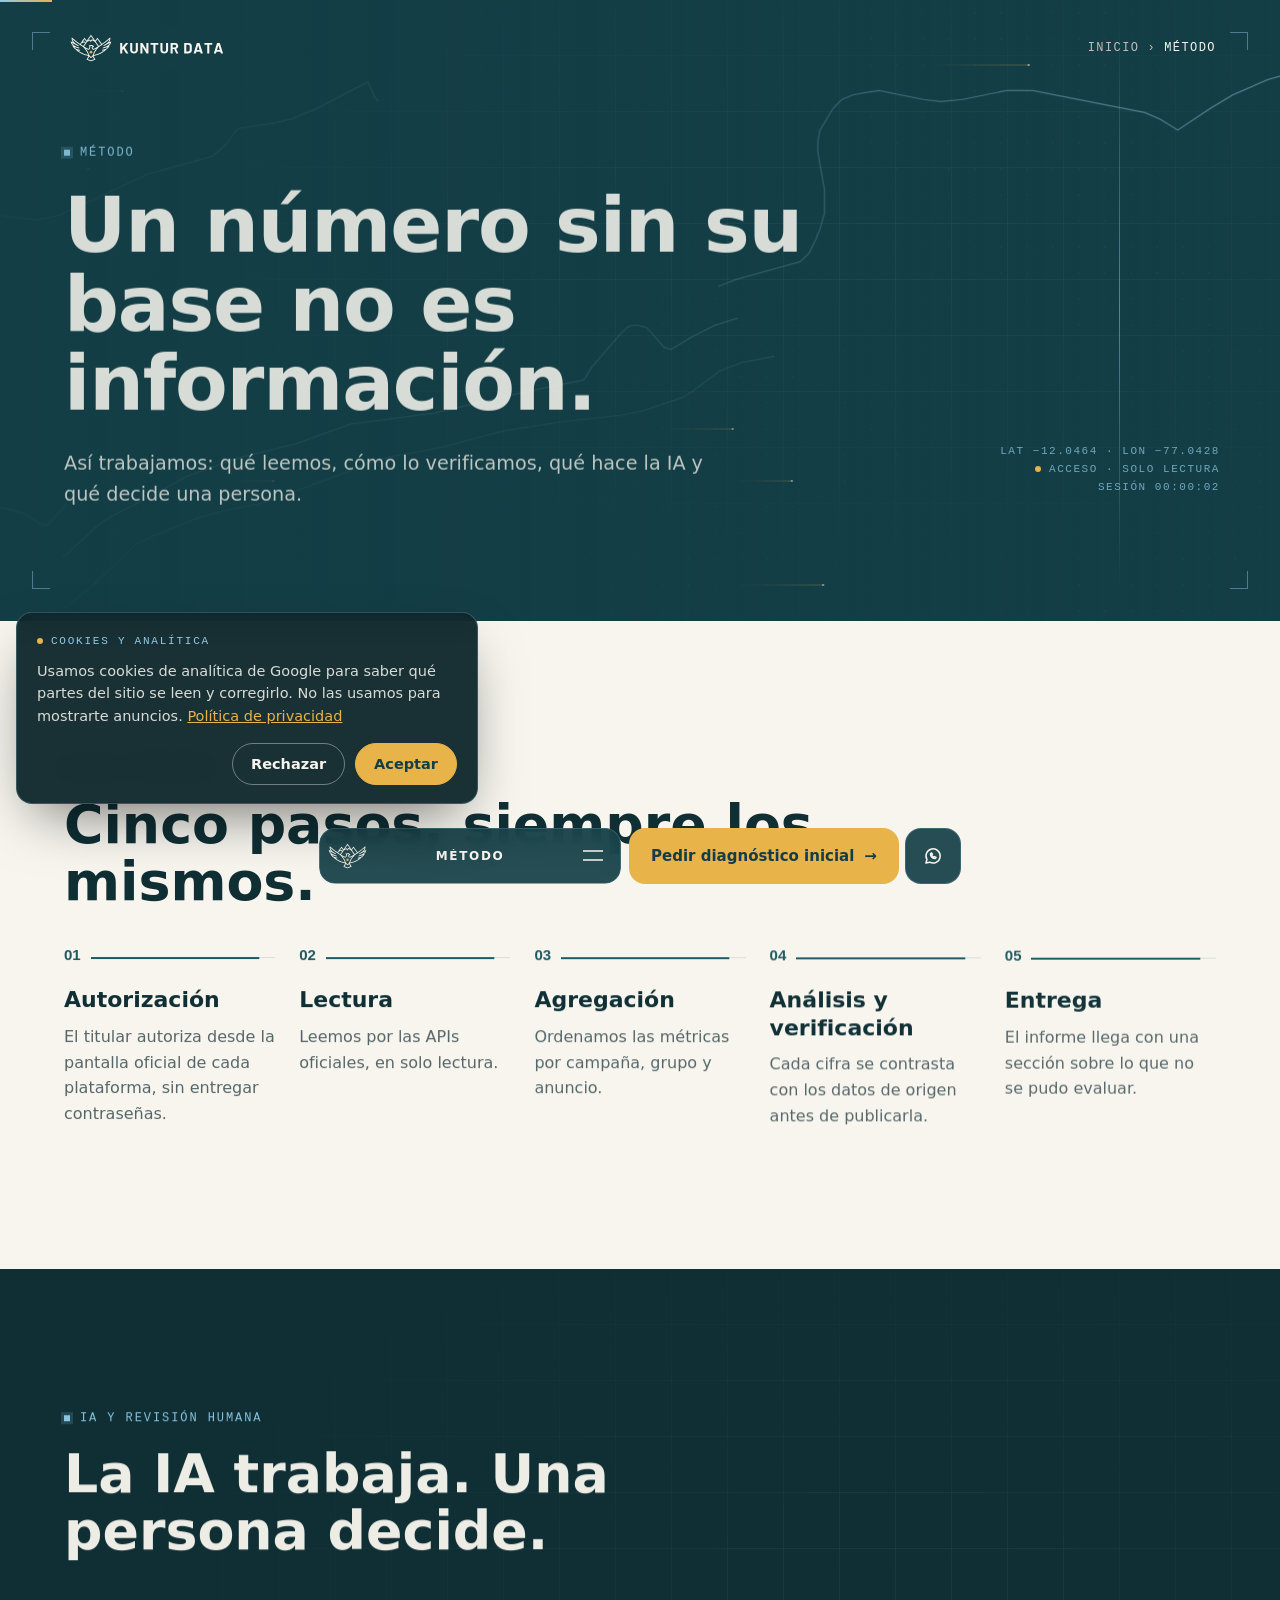
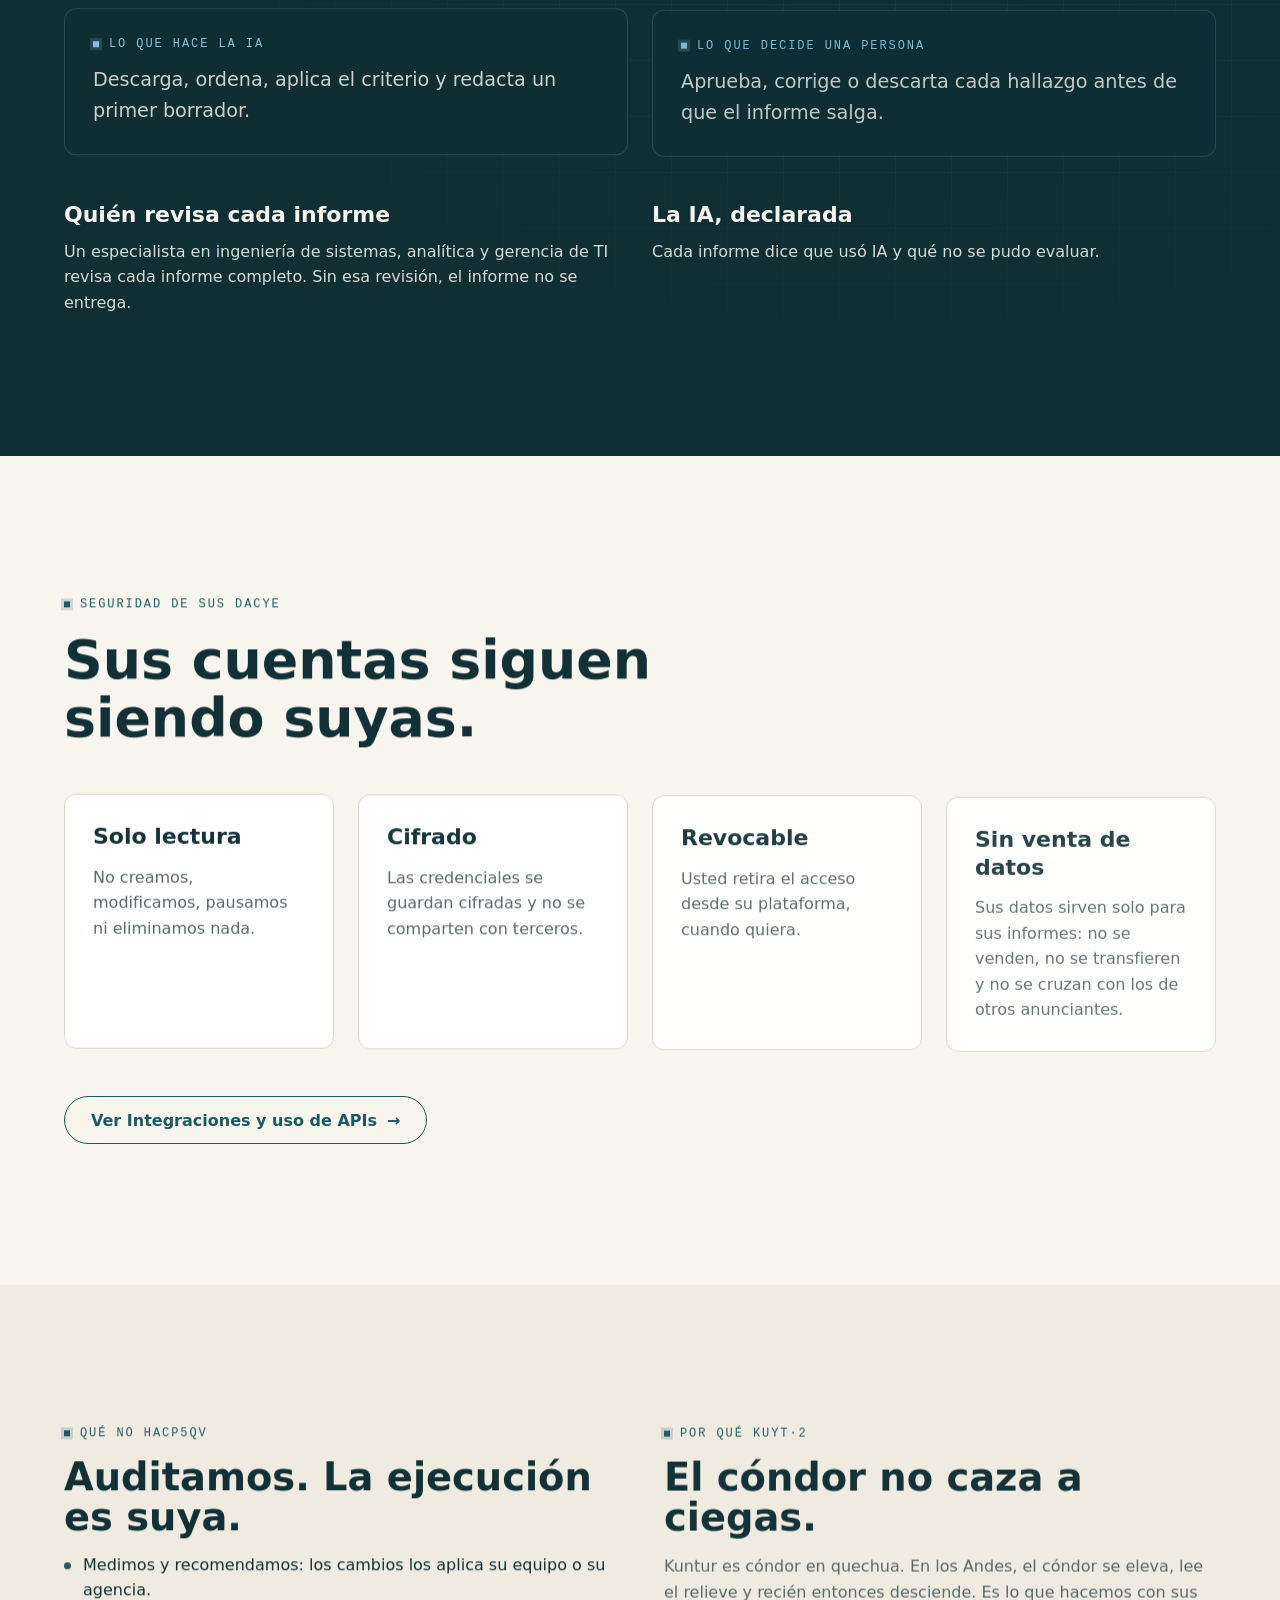
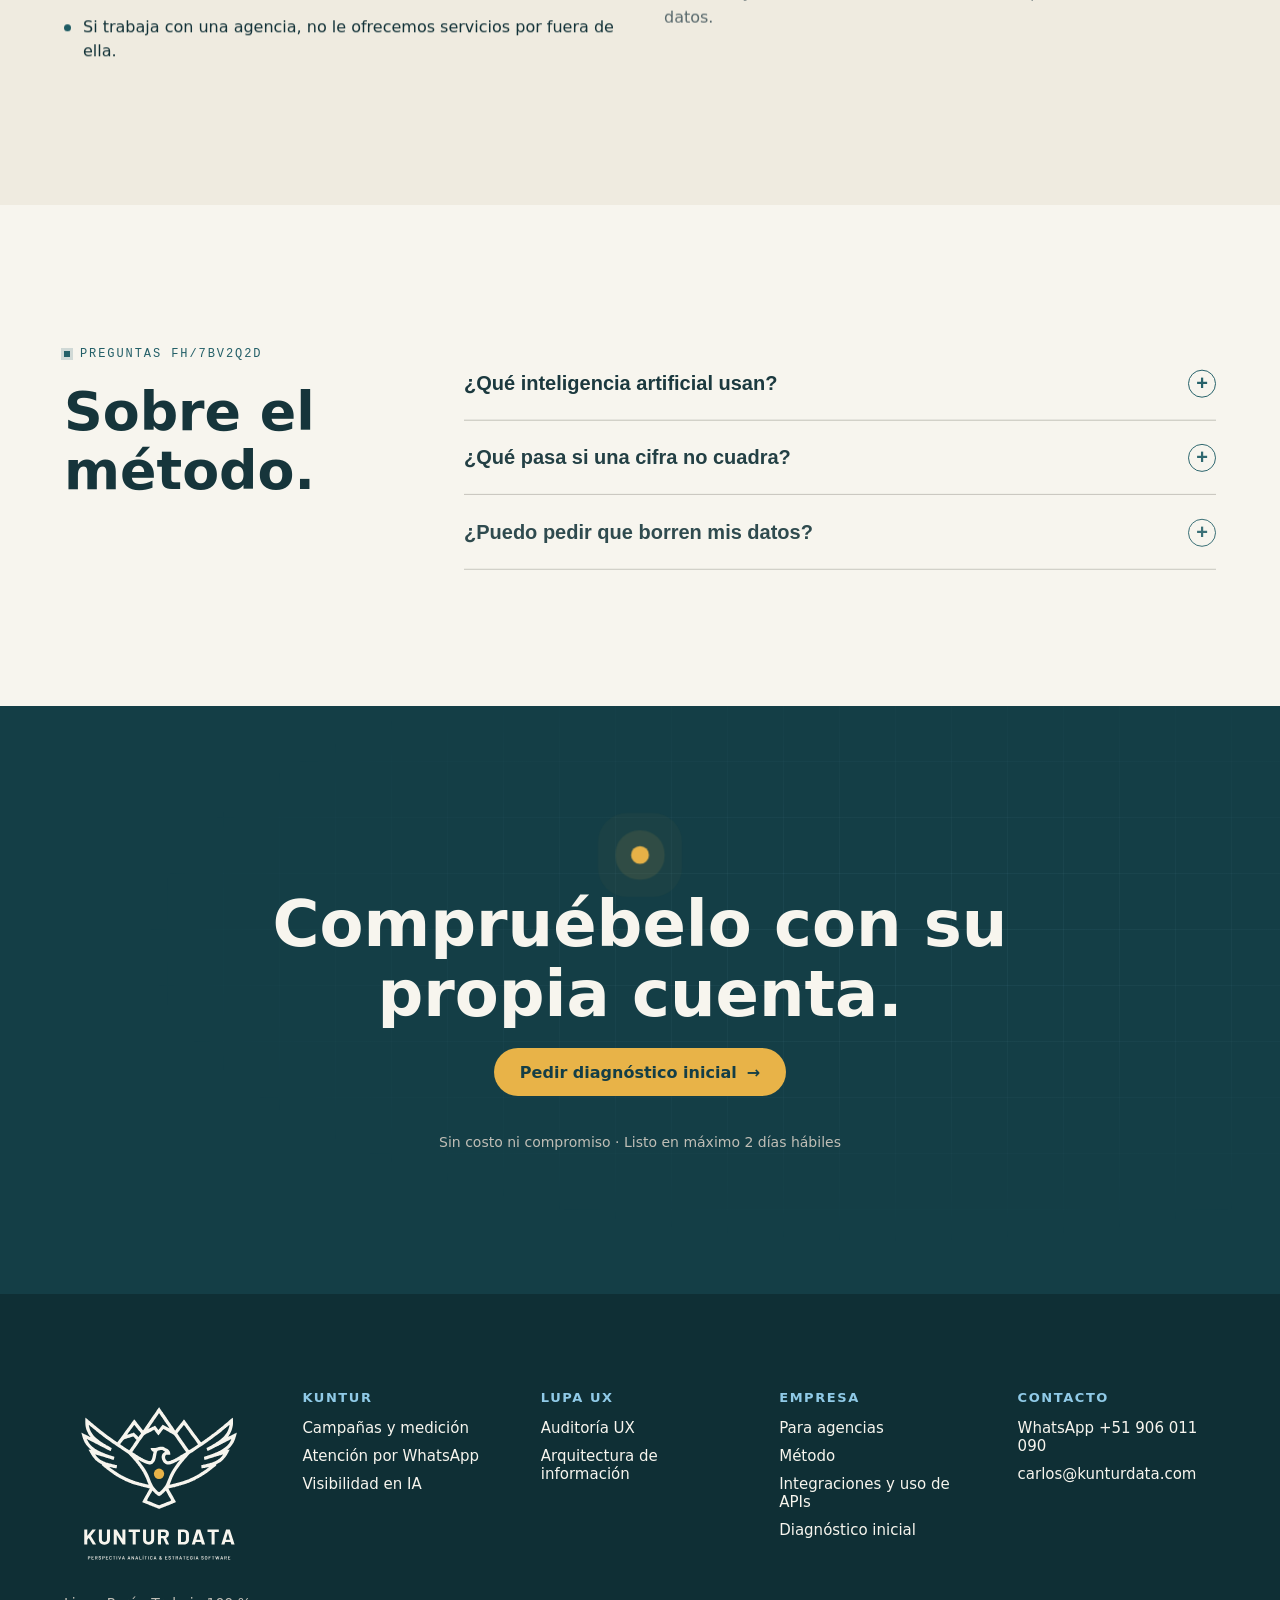
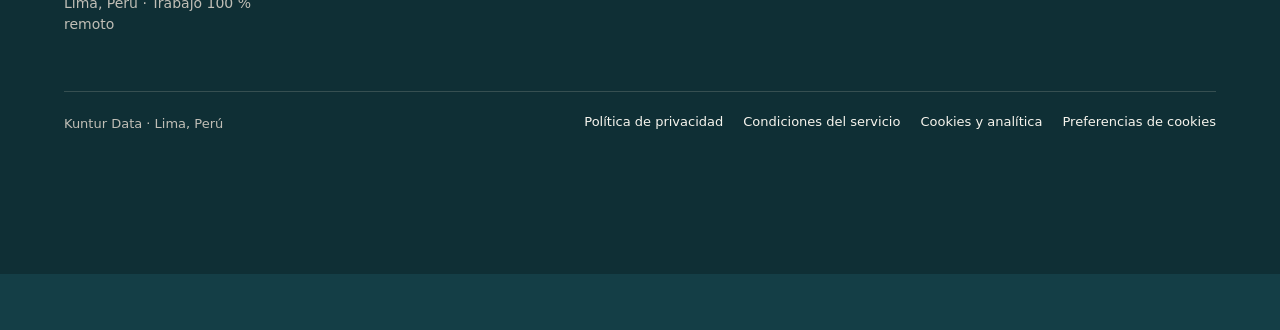
<file: metodo.html>
<!doctype html>
<html lang="es">
<head>
<meta charset="utf-8">
<meta name="viewport" content="width=device-width, initial-scale=1">
<!-- Consent Mode v2: estado por defecto (debe ir antes de GTM) -->
<script>
  window.dataLayer = window.dataLayer || [];
  function gtag(){dataLayer.push(arguments);}
  gtag('consent', 'default', {
    ad_storage: 'denied',
    ad_user_data: 'denied',
    ad_personalization: 'denied',
    analytics_storage: 'denied',
    wait_for_update: 500
  });
  try {
    var kc = JSON.parse(localStorage.getItem('kuntur_consent'));
    if (kc) { gtag('consent', 'update', kc); }
  } catch (e) {}
  window.dataLayer.push({ content_group: 'metodo' });
</script>
<!-- Google Tag Manager -->
<script>(function(w,d,s,l,i){w[l]=w[l]||[];w[l].push({'gtm.start':
new Date().getTime(),event:'gtm.js'});var f=d.getElementsByTagName(s)[0],
j=d.createElement(s),dl=l!='dataLayer'?'&l='+l:'';j.async=true;j.src=
'https://www.googletagmanager.com/gtm.js?id='+i+dl;f.parentNode.insertBefore(j,f);
})(window,document,'script','dataLayer','GTM-5GH3MTMJ');</script>
<!-- End Google Tag Manager -->
<script>(function(h){if(!window.matchMedia('(prefers-reduced-motion: reduce)').matches){h.classList.add('kd-js');setTimeout(function(){if(!h.classList.contains('kd-ready'))h.classList.remove('kd-js')},3000)}})(document.documentElement);</script>
<title>Método: cómo auditamos | Kuntur Data</title>
<meta name="description" content="Acceso de solo lectura, cada cifra recalculada desde el origen, IA declarada y revisión humana. Así trabajamos y así protegemos sus datos.">
<link rel="canonical" href="https://kunturdata.com/metodo.html">
<link rel="icon" type="image/png" href="favicon.png">
<meta property="og:type" content="website">
<meta property="og:site_name" content="Kuntur Data">
<meta property="og:locale" content="es_PE">
<meta property="og:url" content="https://kunturdata.com/metodo.html">
<meta property="og:title" content="Método: cómo auditamos | Kuntur Data">
<meta property="og:description" content="Acceso de solo lectura, cada cifra recalculada desde el origen, IA declarada y revisión humana. Así trabajamos y así protegemos sus datos.">
<meta property="og:image" content="https://kunturdata.com/assets/logo/kuntur-data-horizontal.png">
<meta name="twitter:card" content="summary_large_image">
<link rel="icon" href="assets/logo/kuntur-data-simbolo.svg" type="image/svg+xml">
<link rel="stylesheet" href="assets/kd.css">
<link rel="preconnect" href="https://fonts.googleapis.com">
<link rel="preconnect" href="https://fonts.gstatic.com" crossorigin="anonymous">
<link rel="preload" as="style" href="https://fonts.googleapis.com/css2?family=Barlow:wght@600;700;800&amp;family=DM+Sans:opsz,wght@9..40,400;9..40,500&amp;family=JetBrains+Mono:wght@400;500&amp;display=swap" onload="this.onload=null;this.rel=\'stylesheet\'">
<noscript><link rel="stylesheet" href="https://fonts.googleapis.com/css2?family=Barlow:wght@600;700;800&amp;family=DM+Sans:opsz,wght@9..40,400;9..40,500&amp;family=JetBrains+Mono:wght@400;500&amp;display=swap"></noscript>
<style>
body{margin:0;background:#143E46}
a{color:#1C5A63}a:hover{color:#0F2F35}
</style>
<link rel="stylesheet" href="assets/kd-tech.css?v=20261107">
<link rel="stylesheet" href="assets/kd-menu.css?v=20261119">
</head>
<body>
<!-- Google Tag Manager (noscript) -->
<noscript><iframe src="https://www.googletagmanager.com/ns.html?id=GTM-5GH3MTMJ"
height="0" width="0" style="display:none;visibility:hidden"></iframe></noscript>
<!-- End Google Tag Manager (noscript) -->
<!-- Aviso de cookies (Consent Mode v2) -->
<div id="kuntur-consent" role="dialog" aria-label="Preferencias de cookies" hidden>
<p class="kc-t">Cookies y analítica</p>
<p>Usamos cookies de analítica de Google para saber qué partes del sitio se leen y corregirlo. No las usamos para mostrarte anuncios. <a href="privacidad.html#analitica">Política de privacidad</a></p>
<div class="kc-botones"><button type="button" data-consent="denied">Rechazar</button><button type="button" data-consent="granted" class="kc-aceptar">Aceptar</button></div>
</div>
<script>(function(){var b=document.getElementById('kuntur-consent'),s=null;try{s=localStorage.getItem('kuntur_consent')}catch(e){}if(!s)b.hidden=false})();</script>
<div class="kd" id="top">
<a class="skip" href="#contenido">Saltar al contenido</a>

<header style="position: absolute; top: 0; left: 0; right: 0; z-index: 30;">
<div class="wrap" style="display: flex; align-items: center; justify-content: space-between; gap: 24px; padding-top: 28px; padding-bottom: 28px;">
<a href="index.html" aria-label="Kuntur Data, inicio" style="display: inline-flex;"><img width="749" height="180" src="assets/logo/kuntur-data-horizontal-negativo.svg" alt="Kuntur Data" style="height: 40px; width: auto; display: block;"></a>
<ol class="crumb" aria-label="Ruta"><li><a href="index.html">Inicio</a></li><li aria-hidden="true">›</li><li aria-current="page" style="color: #F7F5EE;">Método</li></ol>
</div>
</header>

<main id="contenido">

<section class="hero on-dark" aria-labelledby="h1" style="min-height: 600px;">
<svg class="topo-s" viewBox="0 0 600 340" preserveAspectRatio="xMidYMid slice" aria-hidden="true" focusable="false"><g class="ct"><path class="b" pathLength="1" d="M600,87 L590,92 577,101 558,118 547,129 545,127 542,121 527,97 522,92 513,88 492,83 474,82 447,84 437,86 429,88 411,96 407,99 404,103 402,111 403,128 403,136 390,171 388,184 387,186 372,187 346,192 336,196 324,205 319,208 301,214 291,216 264,219 238,223 208,231 186,235 176,238 158,245 128,256 108,260 98,263 78,271 70,275 65,280 50,294 30,310 28,311 9,295 5,293 0,294"></path><path class="a" pathLength="1" d="M600,71 L590,74 578,81 570,86 547,104 545,103 540,96 536,91 528,86 517,82 487,76 477,75 469,75 437,79 424,80 409,80 402,81 397,84 394,87 392,91 392,98 394,123 393,133 391,141 387,153 382,162 379,163 356,168 334,175 324,180 314,186 311,185 303,176 299,175 296,175 294,176 291,179 278,194 275,199 274,200 249,205 206,215 168,220 143,229 115,236 93,244 75,254 59,262 53,266 38,280 30,285 28,286 25,280 24,277 21,275 18,273 10,274 0,277"></path><path class="a" pathLength="1" d="M0,126 L8,125 25,127 35,125 76,106 83,104 98,100 105,98 111,93 116,86 118,85 132,83 141,81 153,76 176,64 179,71 183,75 188,79 195,83 203,86 213,88 221,89 228,87 236,83 254,70 264,62 271,57 279,56 284,57 291,60 294,60 296,59 299,56 305,43 314,29 319,23 321,21 324,20 339,21 344,20 346,19 351,16 356,11 365,0"></path><path class="a" pathLength="1" d="M600,59 L586,63 570,70 560,76 545,86 537,81 530,78 479,68 467,68 447,72 437,73 429,72 409,68 402,69 397,70 392,72 388,76 385,81 382,86 381,91 381,96 384,113 384,124 382,131 380,136 377,142 373,146 344,154 326,161 316,166 314,165 310,161 306,159 301,158 296,157 287,159 271,164 259,165 254,166 246,169 242,171 238,174 235,179 233,184 234,186 235,189 238,191 236,194 206,200 161,205 138,211 121,214 113,216 79,232 63,241 48,249 41,254 30,266 28,266 20,261 13,259 8,258 0,260"></path></g></svg>
<div class="veil" aria-hidden="true"></div>
<div class="wrap" style="position: relative; width: 100%; padding-top: 160px; padding-bottom: 96px;">
<div class="kd-pre h-in" style="max-width: 820px; display: flex; flex-direction: column; gap: 26px;">
<p class="eti">Método</p>
<h1 id="h1" class="h1">Un número sin su base no es información.</h1>
<p class="lead" style="max-width: 640px;">Así trabajamos: qué leemos, cómo lo verificamos, qué hace la IA y qué decide una persona.</p>
</div>
</div>
</section>

<section class="cream on-light sec" aria-labelledby="h-como">
<div class="wrap stack">
<div class="intro rv">
<p class="eti">Cómo trabajamos</p>
<h2 id="h-como" class="h2 lit-l">Cinco pasos, siempre los mismos.</h2>
</div>
<ol class="steps g4" style="grid-template-columns: repeat(auto-fit, minmax(min(100%, 200px), 1fr));">
<li class="step rv"><span class="n">01</span><h3 class="h3">Autorización</h3><p class="p">El titular autoriza desde la pantalla oficial de cada plataforma, sin entregar contraseñas.</p></li>
<li class="step rv"><span class="n">02</span><h3 class="h3">Lectura</h3><p class="p">Leemos por las APIs oficiales, en solo lectura.</p></li>
<li class="step rv"><span class="n">03</span><h3 class="h3">Agregación</h3><p class="p">Ordenamos las métricas por campaña, grupo y anuncio.</p></li>
<li class="step rv"><span class="n">04</span><h3 class="h3">Análisis y verificación</h3><p class="p">Cada cifra se contrasta con los datos de origen antes de publicarla.</p></li>
<li class="step rv"><span class="n">05</span><h3 class="h3">Entrega</h3><p class="p">El informe llega con una sección sobre lo que no se pudo evaluar.</p></li>
</ol>
</div>
</section>

<section class="deep on-dark sec" aria-labelledby="h-ia">
<div class="wrap stack">
<div class="intro rv">
<p class="eti">IA y revisión humana</p>
<h2 id="h-ia" class="h2 lit-d">La IA trabaja. Una persona decide.</h2>
</div>
<div class="g2">
<div class="card-d rv"><p class="eti">Lo que hace la IA</p><p class="lead">Descarga, ordena, aplica el criterio y redacta un primer borrador.</p></div>
<div class="card-d rv"><p class="eti">Lo que decide una persona</p><p class="lead">Aprueba, corrige o descarta cada hallazgo antes de que el informe salga.</p></div>
</div>
<div class="g2">
<div class="rv" style="display: flex; flex-direction: column; gap: 10px;"><h3 class="h3">Quién revisa cada informe</h3><p class="p">Un especialista en ingeniería de sistemas, analítica y gerencia de TI revisa cada informe completo. Sin esa revisión, el informe no se entrega.</p></div>
<div class="rv" style="display: flex; flex-direction: column; gap: 10px;"><h3 class="h3">La IA, declarada</h3><p class="p">Cada informe dice que usó IA y qué no se pudo evaluar.</p></div>
</div>
</div>
</section>

<section class="cream on-light sec" aria-labelledby="h-seg">
<div class="wrap stack">
<div class="intro rv">
<p class="eti">Seguridad de sus datos</p>
<h2 id="h-seg" class="h2 lit-l">Sus cuentas siguen siendo suyas.</h2>
</div>
<div class="g4">
<div class="card rv"><h3 class="h3">Solo lectura</h3><p class="p">No creamos, modificamos, pausamos ni eliminamos nada.</p></div>
<div class="card rv"><h3 class="h3">Cifrado</h3><p class="p">Las credenciales se guardan cifradas y no se comparten con terceros.</p></div>
<div class="card rv"><h3 class="h3">Revocable</h3><p class="p">Usted retira el acceso desde su plataforma, cuando quiera.</p></div>
<div class="card rv"><h3 class="h3">Sin venta de datos</h3><p class="p">Sus datos sirven solo para sus informes: no se venden, no se transfieren y no se cruzan con los de otros anunciantes.</p></div>
</div>
<div class="row"><a class="btn btn-teal" href="integraciones.html">Ver Integraciones y uso de APIs <span class="ar" aria-hidden="true">→</span></a></div>
</div>
</section>

<section class="cream2 on-light sec" aria-labelledby="h-no">
<div class="wrap g2" style="align-items: start; gap: 48px;">
<div class="rv" style="display: flex; flex-direction: column; gap: 16px;">
<p class="eti">Qué no hacemos</p>
<h2 id="h-no" class="h2" style="font-size: clamp(28px, 3vw, 40px);">Auditamos. La ejecución es suya.</h2>
<ul class="list"><li>Medimos y recomendamos: los cambios los aplica su equipo o su agencia.</li><li>Si trabaja con una agencia, no le ofrecemos servicios por fuera de ella.</li></ul>
</div>
<div class="rv" style="display: flex; flex-direction: column; gap: 16px;">
<p class="eti">Por qué Kuntur</p>
<h2 class="h2" style="font-size: clamp(28px, 3vw, 40px);">El cóndor no caza a ciegas.</h2>
<p class="p">Kuntur es cóndor en quechua. En los Andes, el cóndor se eleva, lee el relieve y recién entonces desciende. Es lo que hacemos con sus datos.</p>
</div>
</div>
</section>

<section class="cream on-light faq sec" aria-labelledby="h-faq">
<div class="wrap" style="display: grid; grid-template-columns: repeat(auto-fit, minmax(min(100%, 340px), 1fr)); gap: 48px;">
<div class="intro rv"><p class="eti">Preguntas frecuentes</p><h2 id="h-faq" class="h2 lit-l">Sobre el método.</h2></div>
<div style="grid-column: span 2 / auto; min-width: 0;">
<details><summary>¿Qué inteligencia artificial usan?<span class="pl" aria-hidden="true">+</span></summary><p>Modelos de proveedores externos, como se detalla en nuestra Política de privacidad.</p></details>
<details><summary>¿Qué pasa si una cifra no cuadra?<span class="pl" aria-hidden="true">+</span></summary><p>Cada cifra declara sobre qué base se calculó. Si algo no cuadra, se revisa contra el dato de origen.</p></details>
<details><summary>¿Puedo pedir que borren mis datos?<span class="pl" aria-hidden="true">+</span></summary><p>Sí. El procedimiento está en nuestra Política de privacidad.</p></details>
</div>
</div>
</section>

<section class="on-dark sec" aria-labelledby="h-cta" style="text-align: center;">
<div class="wrap" style="display: flex; flex-direction: column; align-items: center; gap: 24px;">
<div class="sun" aria-hidden="true"></div>
<h2 id="h-cta" class="h2 rv" style="max-width: 860px; font-size: clamp(36px, 5vw, 68px); font-weight: 800;">Compruébelo con su propia cuenta.</h2>
<a class="btn btn-gold" href="diagnostico-inicial.html" data-cta="pedir_diagnostico_inicial">Pedir diagnóstico inicial <span class="ar" aria-hidden="true">→</span></a>
<p class="cta-nota" style="margin: 12px 0 0; font-size: 14px; line-height: 1.5; color: #C0BEB6; text-align: center;">Sin costo ni compromiso · Listo en máximo 2 días hábiles</p>
</div>
</section>

</main>

<footer class="foot" style="padding-top: 96px; padding-bottom: 140px;">
<div class="wrap" style="display: flex; flex-direction: column; gap: 56px;">
<div style="display: grid; grid-template-columns: repeat(auto-fit, minmax(180px, 1fr)); gap: 40px;">
<div style="display: flex; flex-direction: column; gap: 16px;"><img width="655" height="646" src="assets/logo/kuntur-data-vertical-negativo.svg" alt="Kuntur Data. Perspectiva analítica y estrategia software" style="width: 190px; height: auto; display: block;"><p style="margin: 0; font-size: 14px; line-height: 1.5;">Lima, Perú · Trabajo 100 % remoto</p></div>
<div><h3>Kuntur</h3><ul><li><a href="kuntur.html">Campañas y medición</a></li><li><a href="kuntur.html">Atención por WhatsApp</a></li><li><a href="kuntur.html">Visibilidad en IA</a></li></ul></div>
<div><h3>Lupa UX</h3><ul><li><a href="lupa-ux.html">Auditoría UX</a></li><li><a href="lupa-ux.html">Arquitectura de información</a></li></ul></div>
<div><h3>Empresa</h3><ul><li><a href="agencias.html">Para agencias</a></li><li><a href="metodo.html">Método</a></li><li><a href="integraciones.html">Integraciones y uso de APIs</a></li><li><a href="diagnostico-inicial.html">Diagnóstico inicial</a></li></ul></div>
<div><h3>Contacto</h3><ul><li><a href="https://wa.me/51906011090">WhatsApp +51 906 011 090</a></li><li><a href="mailto:carlos@kunturdata.com">carlos@kunturdata.com</a></li></ul></div>
</div>
<div class="kd-legal" style="margin-top:0">
<p>Kuntur Data · Lima, Perú</p>
<ul><li><a href="privacidad.html">Política de privacidad</a></li><li><a href="terminos.html">Condiciones del servicio</a></li><li><a href="privacidad.html#analitica">Cookies y analítica</a></li><li><button type="button" data-cookie-prefs>Preferencias de cookies</button></li></ul>
</div>
</div>
</footer>

<div class="nv" data-page="Método">
<div class="nv-dim" aria-hidden="true"></div>
<div class="nv-panel" id="nvPanel" aria-hidden="true" data-track-location="nav_menu">
<div class="nv-panel__bg" aria-hidden="true"></div>
<nav class="nv-nav" aria-label="Menú">
<p class="nv-title">Menú</p>
<ul class="nv-main">
<li class="nv-item"><span class="nv-mask"><a class="nv-link" href="index.html" style="--i:0"><span class="nv-line">Inicio</span><span class="nv-line" aria-hidden="true">Inicio</span></a></span></li>
<li class="nv-item"><span class="nv-mask"><a class="nv-link" href="kuntur.html" style="--i:1"><span class="nv-line">Kuntur</span><span class="nv-line" aria-hidden="true">Kuntur</span></a></span></li>
<li class="nv-item"><span class="nv-mask"><a class="nv-link" href="lupa-ux.html" style="--i:2"><span class="nv-line">Lupa UX</span><span class="nv-line" aria-hidden="true">Lupa UX</span></a></span></li>
<li class="nv-item"><span class="nv-mask"><a class="nv-link" href="agencias.html" style="--i:3"><span class="nv-line">Para agencias</span><span class="nv-line" aria-hidden="true">Para agencias</span></a></span></li>
<li class="nv-item"><span class="nv-mask"><a class="nv-link" href="metodo.html" style="--i:4" aria-current="page"><span class="nv-line">Método</span><span class="nv-line" aria-hidden="true">Método</span></a></span></li>
</ul>
<ul class="nv-sub"><li><a href="diagnostico-inicial.html">Diagnóstico inicial</a></li><li><a href="integraciones.html">Integraciones</a></li><li><a href="privacidad.html">Privacidad</a></li><li><a href="terminos.html">Condiciones</a></li></ul>
<p class="nv-meta"><span>Lima, Perú · Trabajo 100 % remoto</span><a href="https://wa.me/51906011090?text=Hola%2C%20vengo%20de%20kunturdata.com.">WhatsApp +51 906 011 090</a></p>
<a class="btn btn-gold nv-cta" href="diagnostico-inicial.html" data-cta="pedir_diagnostico_inicial">Pedir diagnóstico inicial <span class="ar" aria-hidden="true">→</span></a>
</nav>
</div>
<div class="nv-row">
<button class="nv-bar" type="button" aria-expanded="false" aria-controls="nvPanel" aria-label="Abrir menú">
<span class="nv-bar__bg" aria-hidden="true"></span>
<span class="nv-sym" aria-hidden="true"><img src="assets/logo/kuntur-data-simbolo-crema.svg" alt="" width="555" height="370"></span>
<span class="nv-roller" aria-hidden="true"><span class="nv-col"><span class="nv-slot"><span class="nv-roll">Método</span></span><span class="nv-slot"><svg viewBox="0 0 14 14" fill="none" stroke="currentColor" stroke-width="1.6" aria-hidden="true" focusable="false"><path d="M1 1l12 12M13 1L1 13"/></svg></span></span></span>
<span class="nv-burger" aria-hidden="true"><svg viewBox="0 0 20 11" fill="none" stroke="currentColor" stroke-width="1.6" aria-hidden="true" focusable="false"><path d="M0 1h20M0 10h20"/></svg></span>
</button>
<div class="nv-act" data-track-location="nav">
<a class="btn btn-gold" href="diagnostico-inicial.html" data-cta="pedir_diagnostico_inicial"><span class="cta-lg">Pedir diagnóstico inicial</span><span class="cta-sh">Diagnóstico inicial</span> <span class="ar" aria-hidden="true">→</span></a>
<a class="ico" href="https://wa.me/51906011090?text=Hola%2C%20vengo%20de%20kunturdata.com." aria-label="Escribir por WhatsApp"><svg width="20" height="20" viewBox="0 0 24 24" fill="none" stroke="currentColor" stroke-width="1.8" stroke-linecap="round" stroke-linejoin="round" aria-hidden="true" focusable="false"><path d="M3.5 20.5l1.3-4.2A8.5 8.5 0 1 1 8 19.4z"></path><path d="M9 9.5c0 3 2.5 5.5 5.5 5.5l1.2-1.3-2-1-1 .8a4 4 0 0 1-2.2-2.2l.8-1-1-2z"></path></svg></a>
</div>
</div>
</div>

</div>
<script src="assets/vendor/gsap.min.js" defer></script>
<script src="assets/vendor/ScrollTrigger.min.js" defer></script>
<script src="assets/vendor/SplitText.min.js" defer></script>
<script src="assets/vendor/ScrambleTextPlugin.min.js" defer></script>
<script src="assets/vendor/lenis.min.js" defer></script>
<script src="assets/kd-menu.js?v=20261119b" defer></script>
<script src="assets/kd.js?v=20261119b" defer></script>
</body>
</html>
</file>
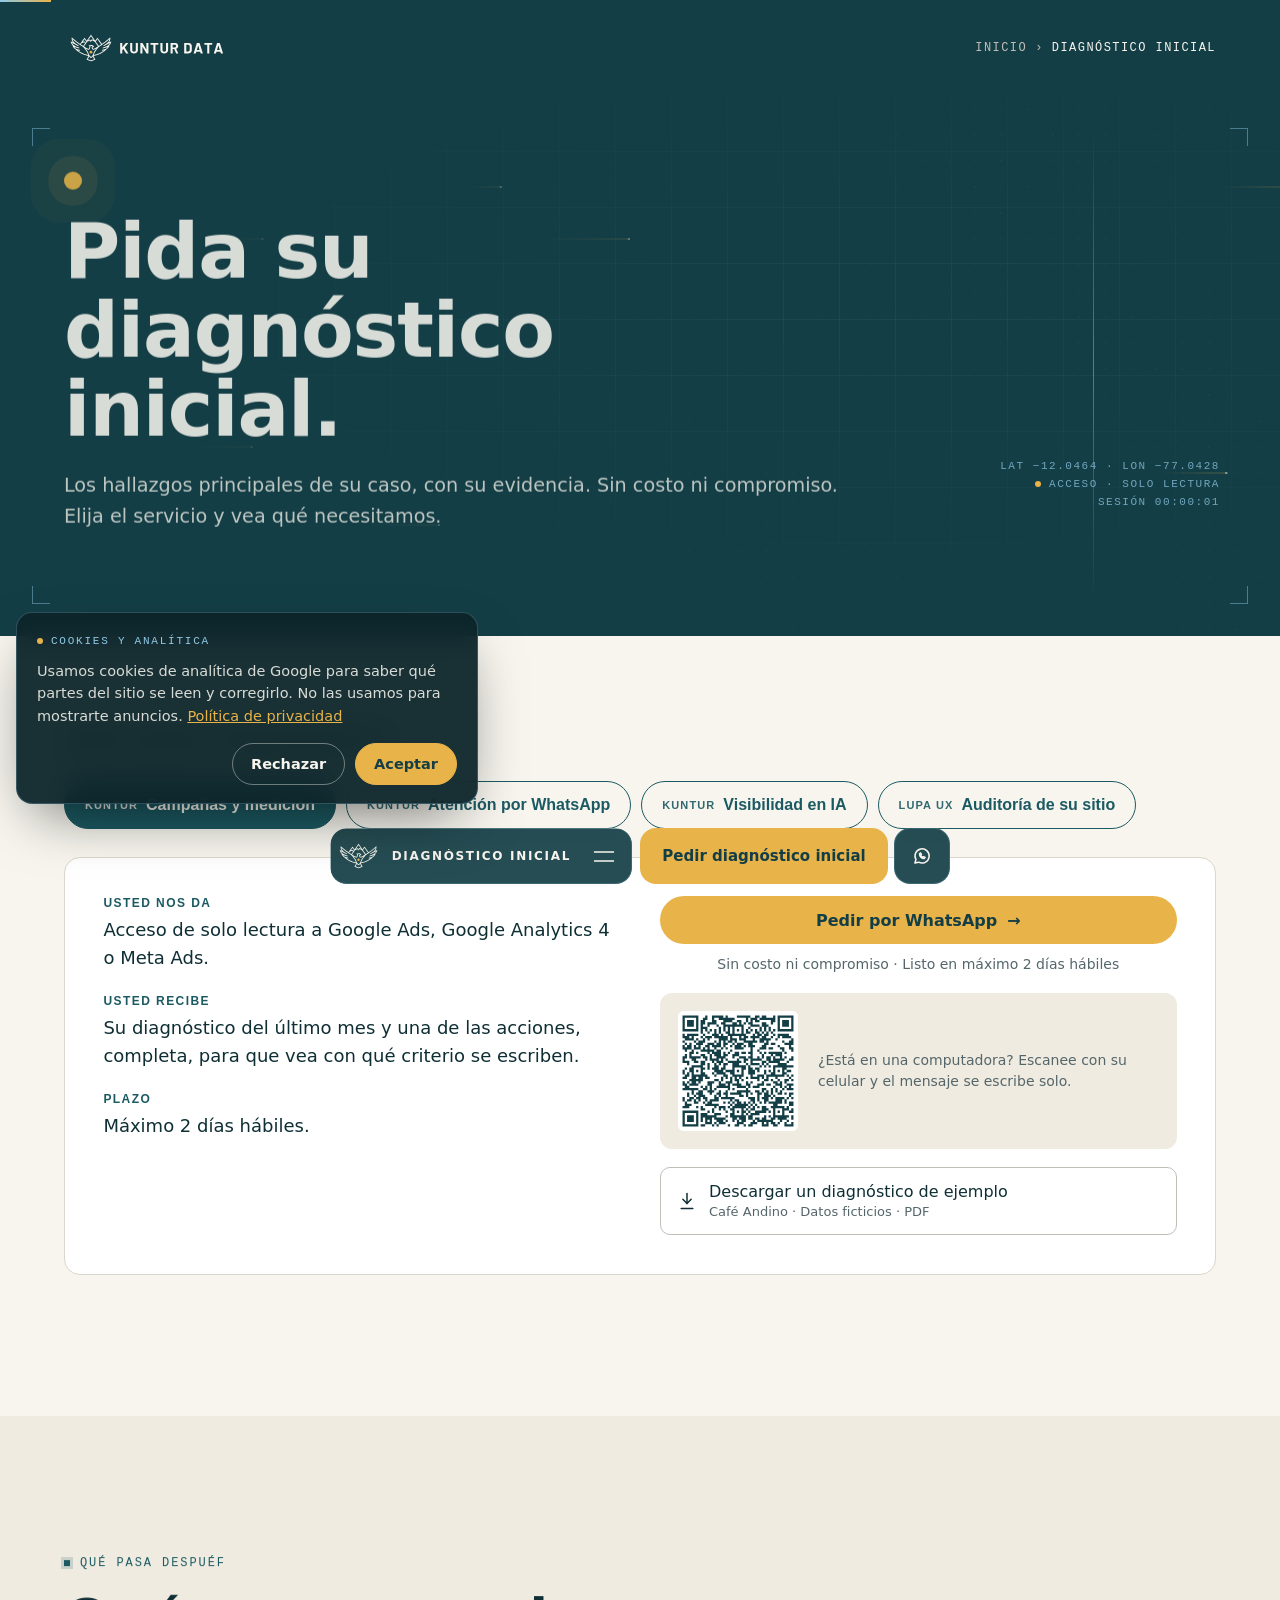
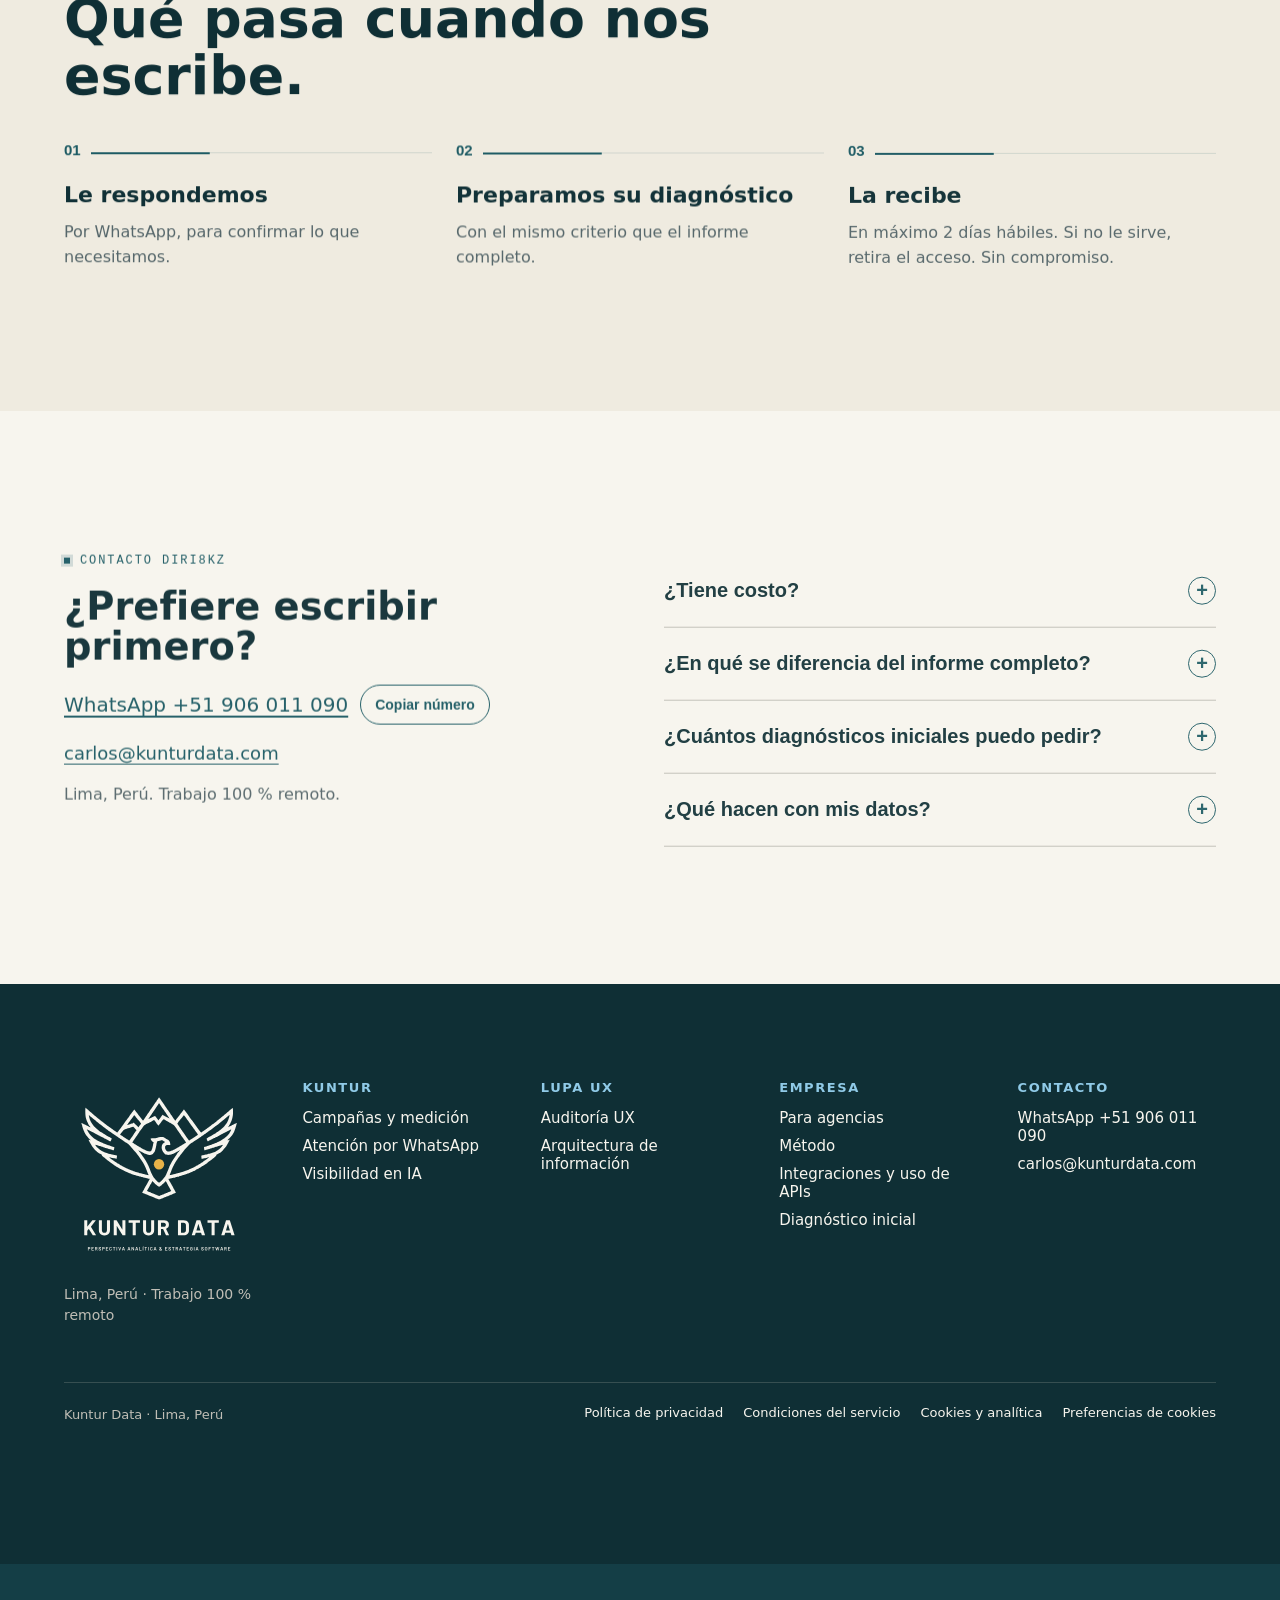
<file: muestra-gratis.html>
<!doctype html>
<html lang="es">
<head>
<meta charset="utf-8">
<title>Diagnóstico inicial | Kuntur Data</title>
<meta name="robots" content="noindex, follow">
<link rel="canonical" href="https://kunturdata.com/diagnostico-inicial.html">
<meta http-equiv="refresh" content="0; url=diagnostico-inicial.html">
<script>location.replace('diagnostico-inicial.html' + location.search + location.hash);</script>
</head>
<body>
<p>Esta página cambió de dirección: <a href="diagnostico-inicial.html">Diagnóstico inicial</a>.</p>
</body>
</html>
</file>
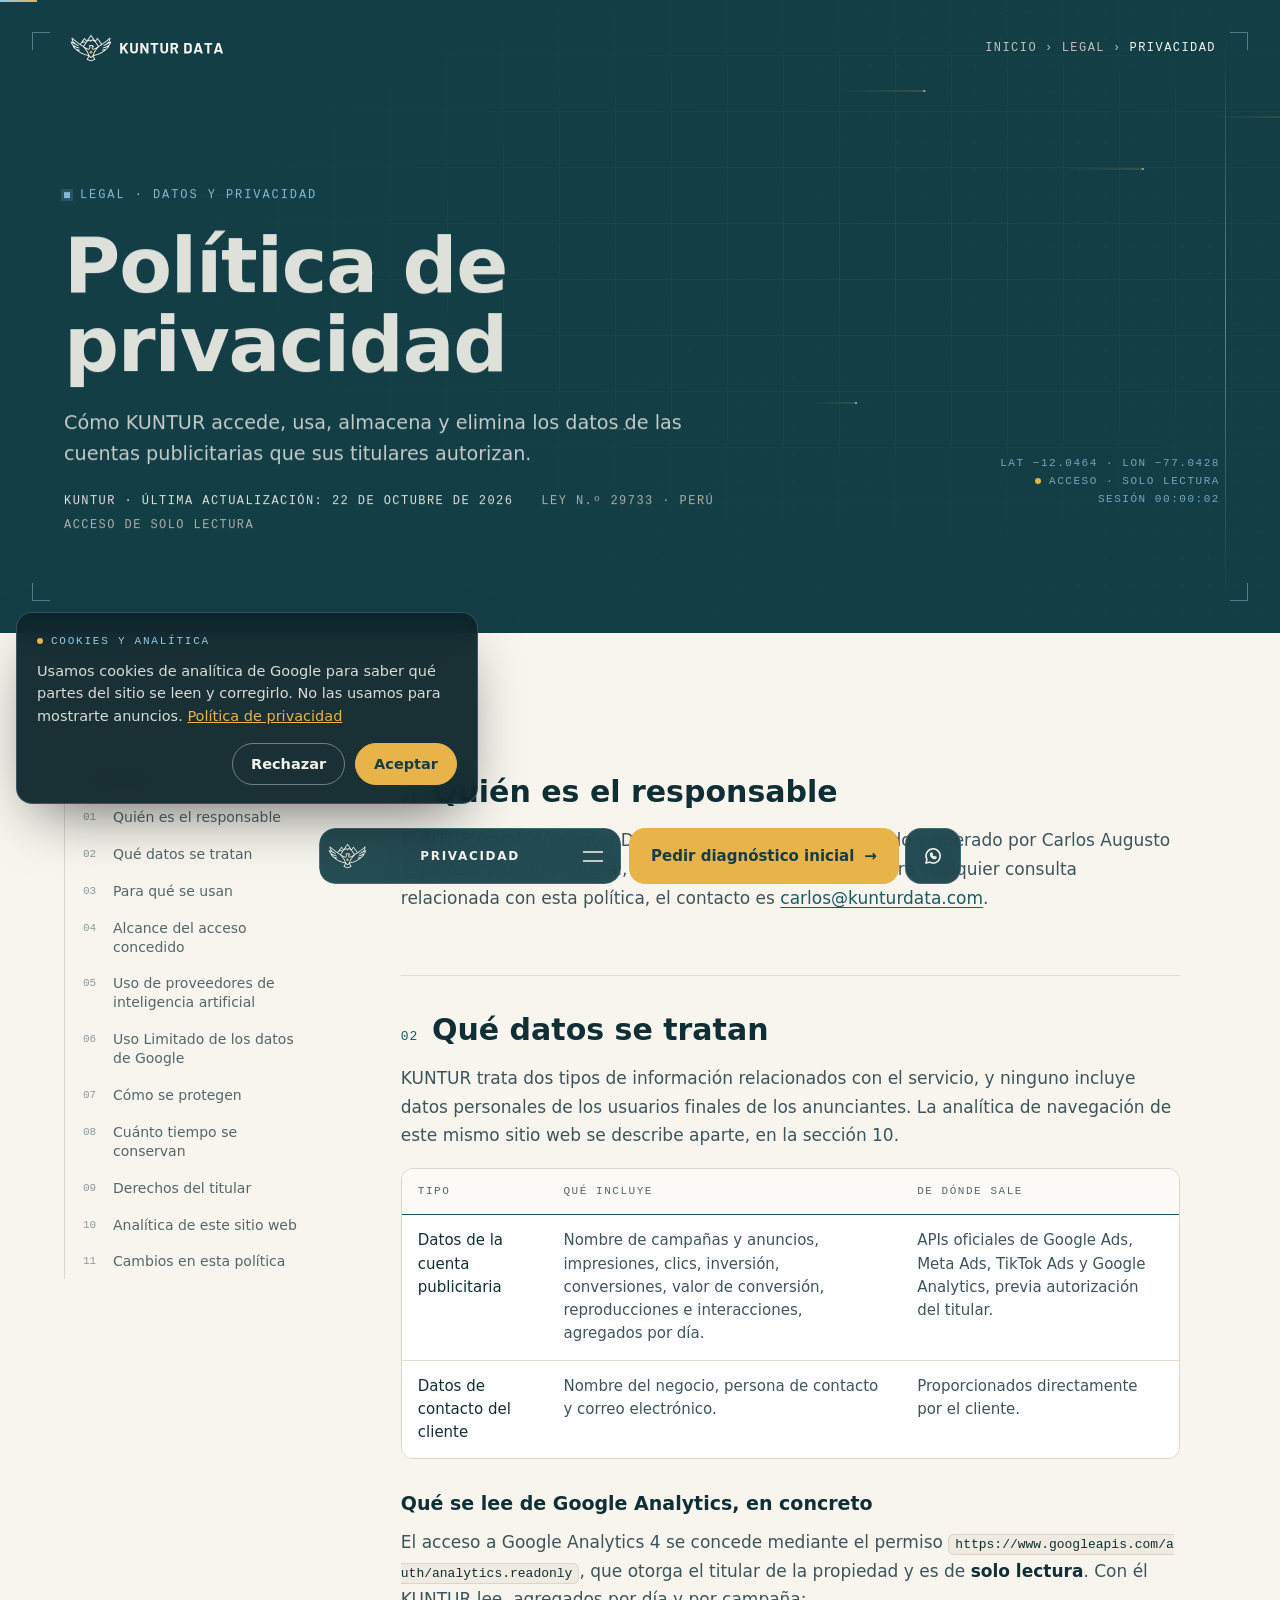
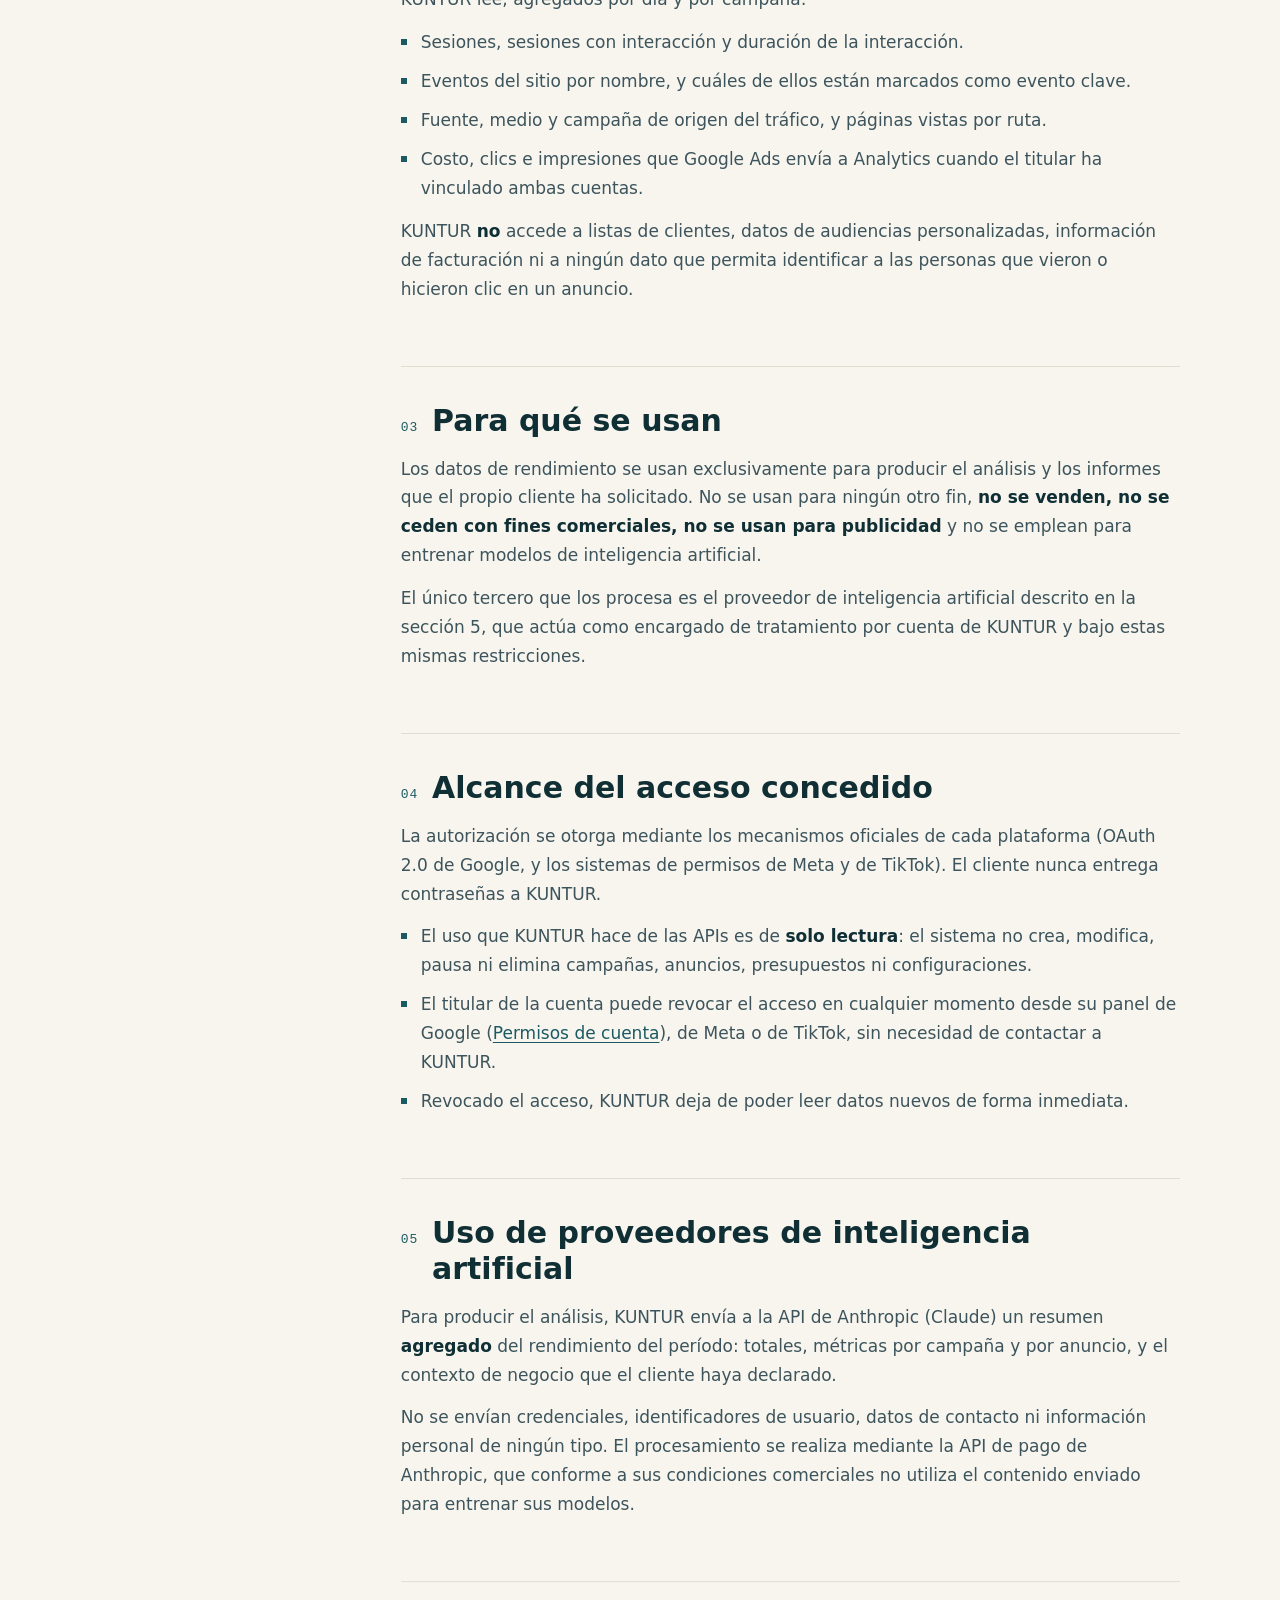
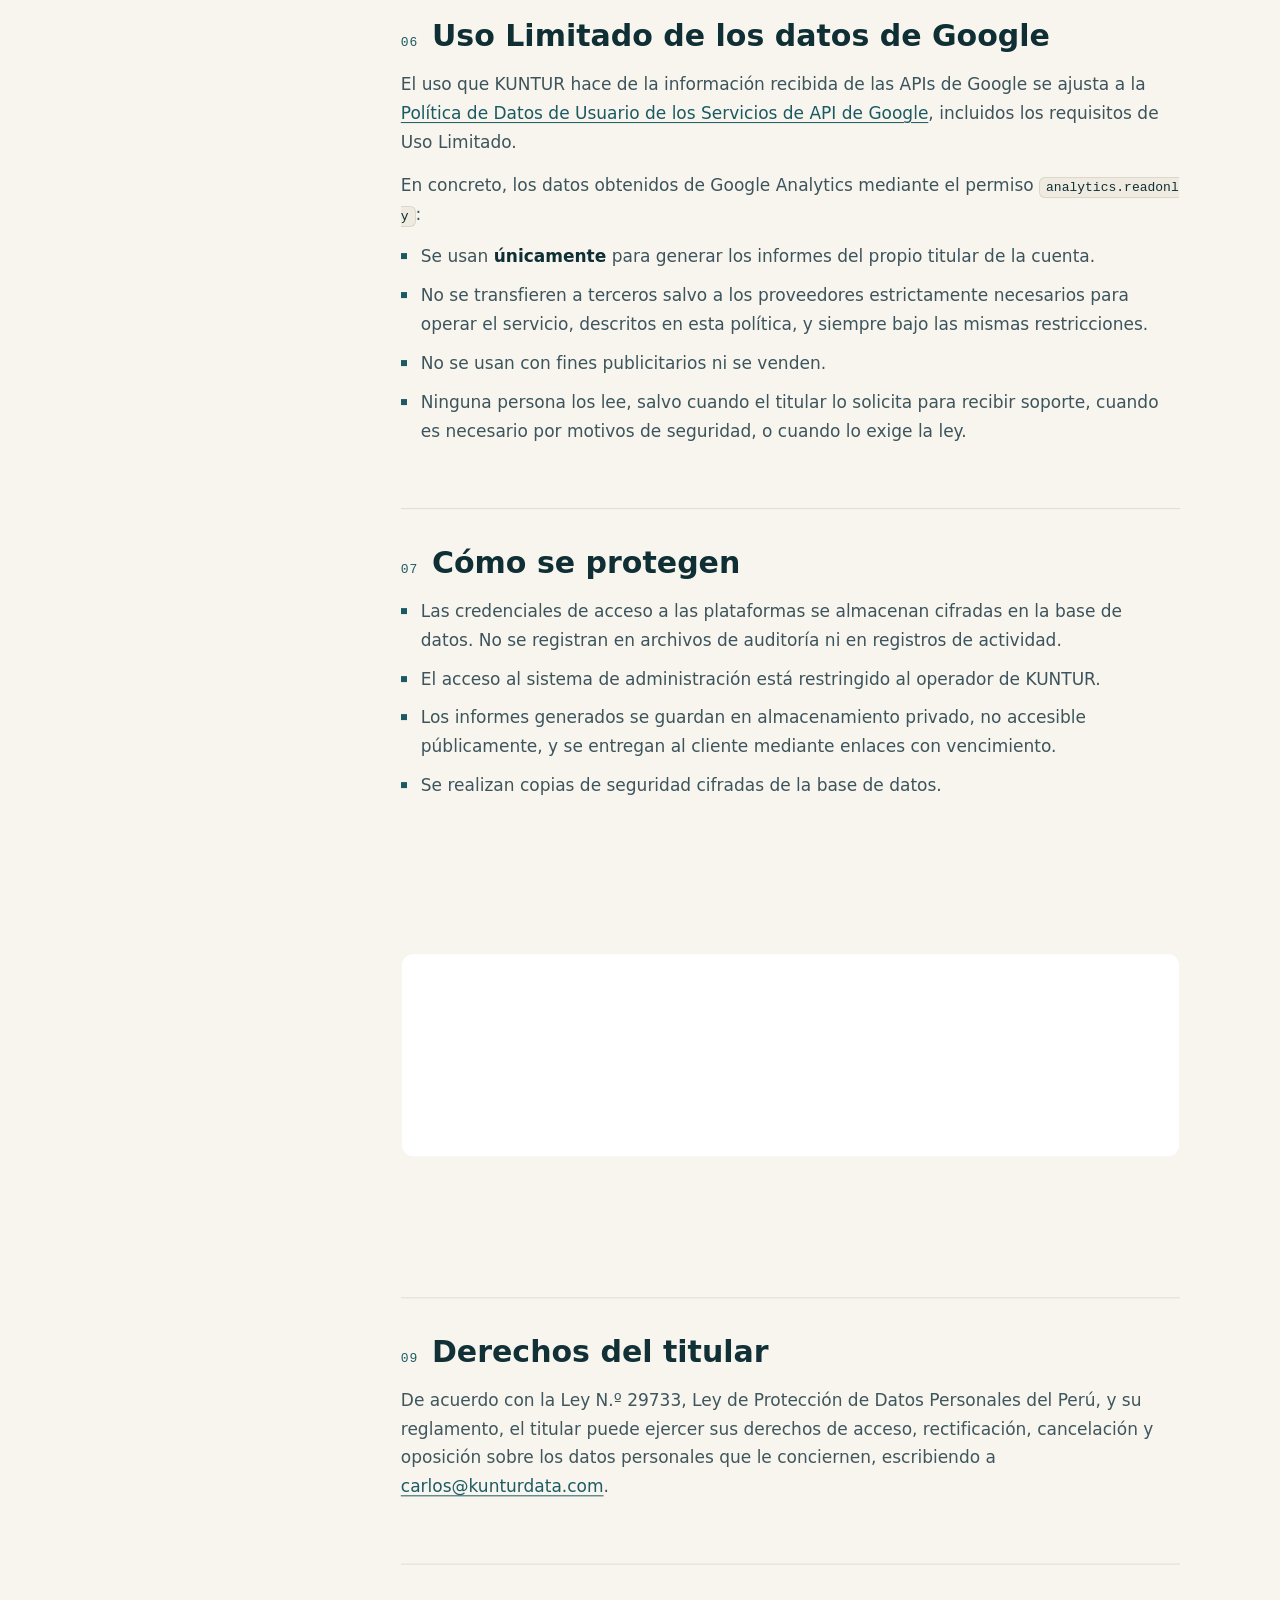
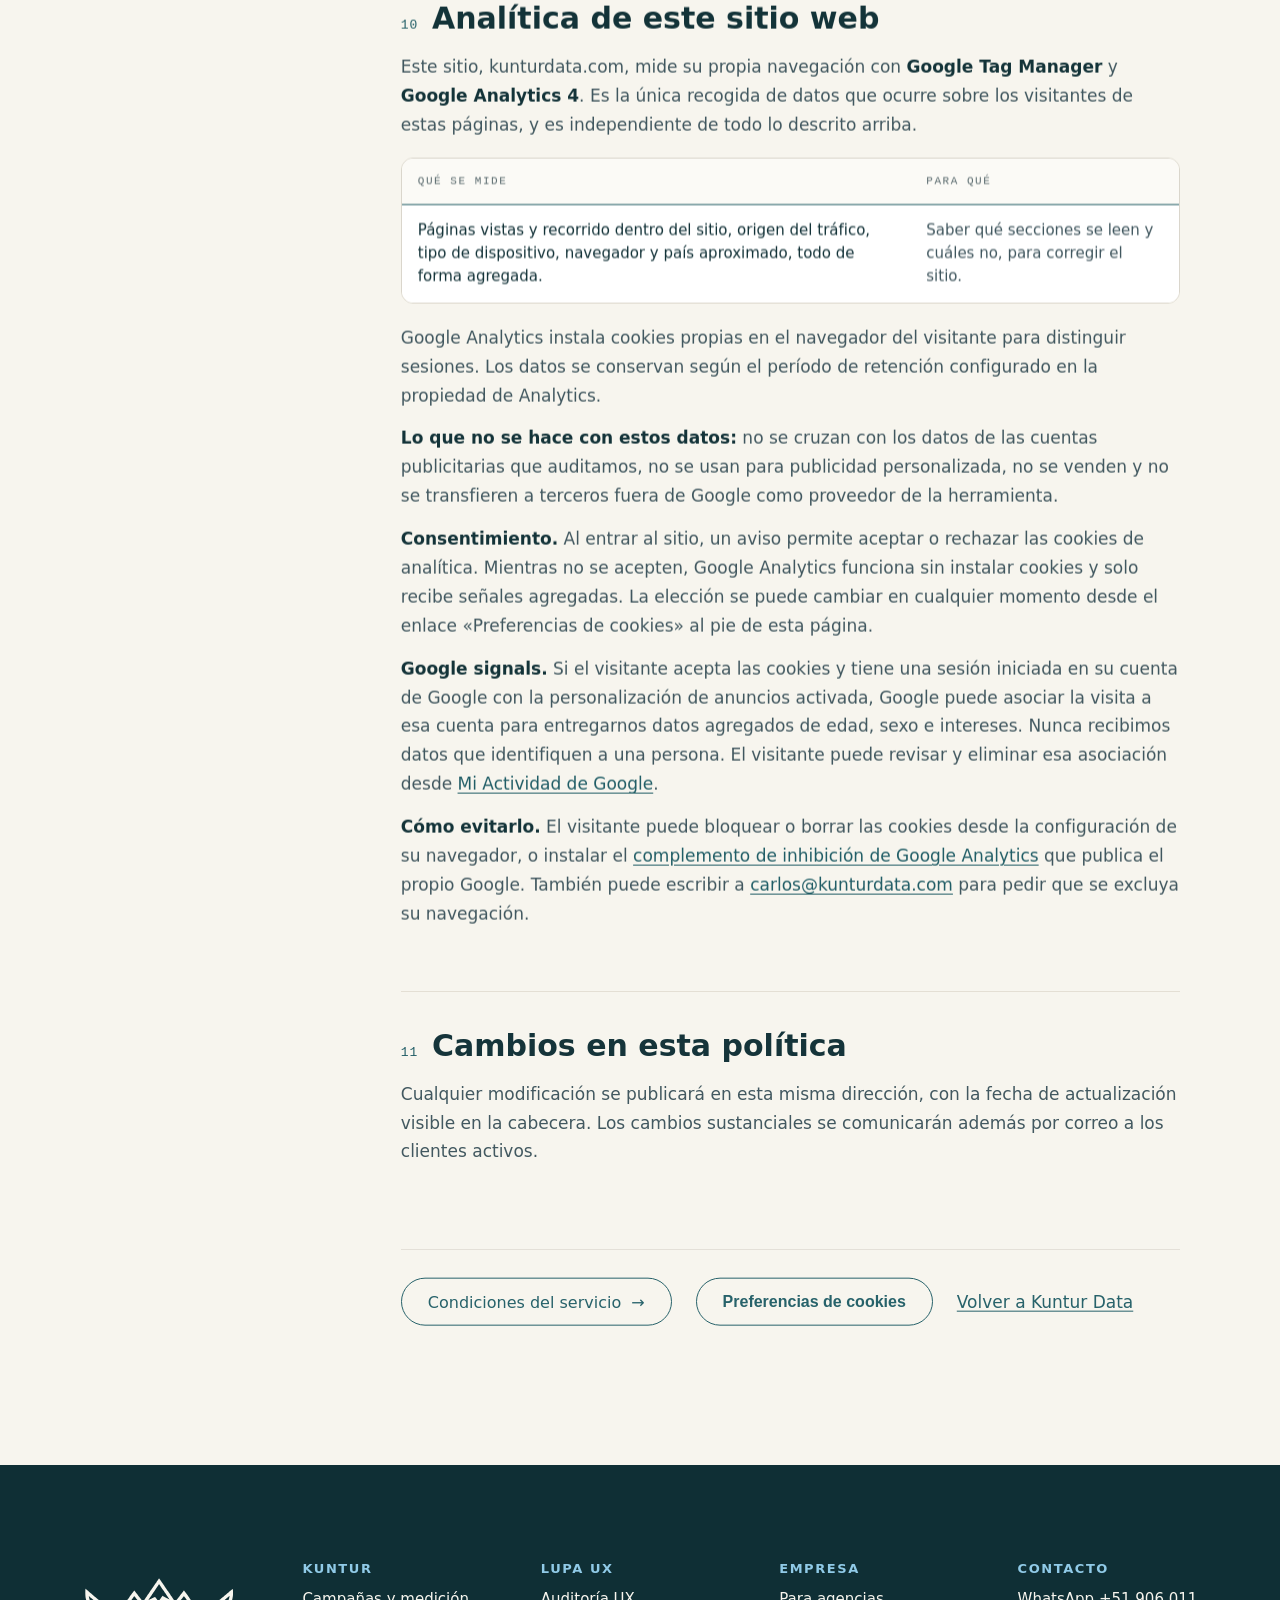
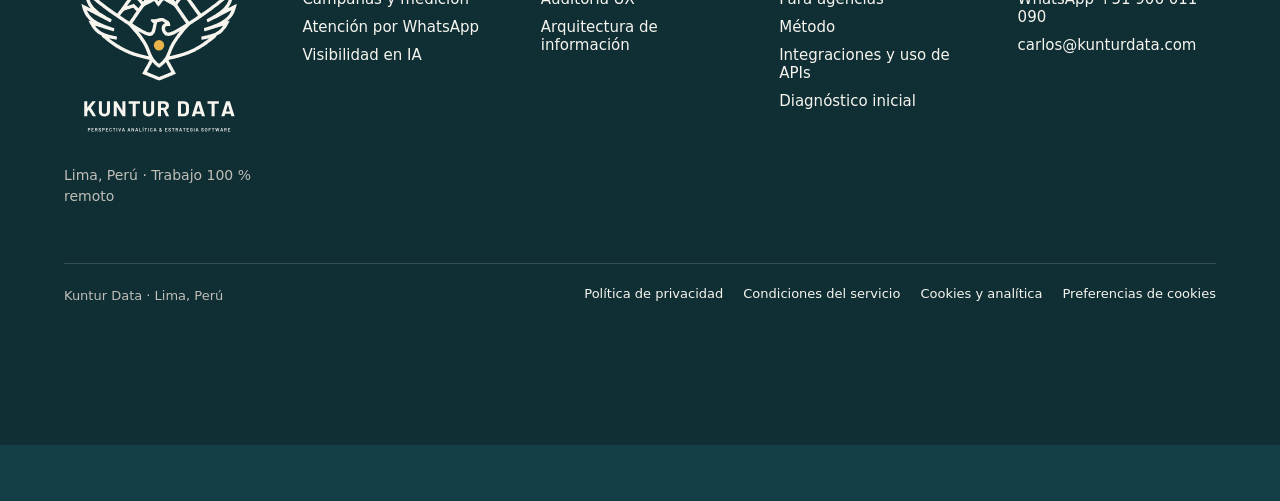
<file: privacidad.html>
<!doctype html>
<html lang="es">
<head>
<meta charset="utf-8">
<meta name="viewport" content="width=device-width, initial-scale=1">
<!-- Consent Mode v2: estado por defecto (debe ir antes de GTM) -->
<script>
  window.dataLayer = window.dataLayer || [];
  function gtag(){dataLayer.push(arguments);}
  gtag('consent', 'default', {
    ad_storage: 'denied',
    ad_user_data: 'denied',
    ad_personalization: 'denied',
    analytics_storage: 'denied',
    wait_for_update: 500
  });
  try {
    var kc = JSON.parse(localStorage.getItem('kuntur_consent'));
    if (kc) { gtag('consent', 'update', kc); }
  } catch (e) {}
  window.dataLayer.push({ content_group: 'legal' });
</script>
<!-- Google Tag Manager -->
<script>(function(w,d,s,l,i){w[l]=w[l]||[];w[l].push({'gtm.start':
new Date().getTime(),event:'gtm.js'});var f=d.getElementsByTagName(s)[0],
j=d.createElement(s),dl=l!='dataLayer'?'&l='+l:'';j.async=true;j.src=
'https://www.googletagmanager.com/gtm.js?id='+i+dl;f.parentNode.insertBefore(j,f);
})(window,document,'script','dataLayer','GTM-5GH3MTMJ');</script>
<!-- End Google Tag Manager -->
<script>(function(h){if(!window.matchMedia('(prefers-reduced-motion: reduce)').matches){h.classList.add('kd-js');setTimeout(function(){if(!h.classList.contains('kd-ready'))h.classList.remove('kd-js')},3000)}})(document.documentElement);</script>
<title>Política de privacidad | Kuntur Data</title>
<meta name="description" content="Cómo KUNTUR accede, usa, almacena y elimina los datos de las cuentas publicitarias que sus titulares autorizan.">
<link rel="canonical" href="https://kunturdata.com/privacidad.html">
<link rel="icon" type="image/png" href="favicon.png">
<meta property="og:type" content="website">
<meta property="og:site_name" content="Kuntur Data">
<meta property="og:locale" content="es_PE">
<meta property="og:url" content="https://kunturdata.com/privacidad.html">
<meta property="og:title" content="Política de privacidad | Kuntur Data">
<meta property="og:description" content="Cómo KUNTUR accede, usa, almacena y elimina los datos de las cuentas publicitarias que sus titulares autorizan.">
<meta property="og:image" content="https://kunturdata.com/assets/logo/kuntur-data-horizontal.png">
<meta name="twitter:card" content="summary_large_image">
<link rel="icon" href="assets/logo/kuntur-data-simbolo.svg" type="image/svg+xml">
<link rel="stylesheet" href="assets/kd.css">
<link rel="preconnect" href="https://fonts.googleapis.com">
<link rel="preconnect" href="https://fonts.gstatic.com" crossorigin="anonymous">
<link rel="preload" as="style" href="https://fonts.googleapis.com/css2?family=Barlow:wght@600;700;800&amp;family=DM+Sans:opsz,wght@9..40,400;9..40,500&amp;family=JetBrains+Mono:wght@400;500&amp;display=swap" onload="this.onload=null;this.rel=\'stylesheet\'">
<noscript><link rel="stylesheet" href="https://fonts.googleapis.com/css2?family=Barlow:wght@600;700;800&amp;family=DM+Sans:opsz,wght@9..40,400;9..40,500&amp;family=JetBrains+Mono:wght@400;500&amp;display=swap"></noscript>
<style>
body{margin:0;background:#143E46}
a{color:#1C5A63}a:hover{color:#0F2F35}
</style>
<link rel="stylesheet" href="assets/kd-tech.css?v=20261107">
<link rel="stylesheet" href="assets/kd-menu.css?v=20261119">
</head>
<body>
<!-- Google Tag Manager (noscript) -->
<noscript><iframe src="https://www.googletagmanager.com/ns.html?id=GTM-5GH3MTMJ"
height="0" width="0" style="display:none;visibility:hidden"></iframe></noscript>
<!-- End Google Tag Manager (noscript) -->
<!-- Aviso de cookies (Consent Mode v2) -->
<div id="kuntur-consent" role="dialog" aria-label="Preferencias de cookies" hidden>
<p class="kc-t">Cookies y analítica</p>
<p>Usamos cookies de analítica de Google para saber qué partes del sitio se leen y corregirlo. No las usamos para mostrarte anuncios. <a href="privacidad.html#analitica">Política de privacidad</a></p>
<div class="kc-botones"><button type="button" data-consent="denied">Rechazar</button><button type="button" data-consent="granted" class="kc-aceptar">Aceptar</button></div>
</div>
<script>(function(){var b=document.getElementById('kuntur-consent'),s=null;try{s=localStorage.getItem('kuntur_consent')}catch(e){}if(!s)b.hidden=false})();</script>
<div class="kd" id="top">
<a class="skip" href="#contenido">Saltar al contenido</a>

<header style="position: absolute; top: 0; left: 0; right: 0; z-index: 30;">
<div class="wrap" style="display: flex; align-items: center; justify-content: space-between; gap: 24px; padding-top: 28px; padding-bottom: 28px;">
<a href="index.html" aria-label="Kuntur Data, inicio" style="display: inline-flex;"><img width="749" height="180" src="assets/logo/kuntur-data-horizontal-negativo.svg" alt="Kuntur Data" style="height: 40px; width: auto; display: block;"></a>
<ol class="crumb" aria-label="Ruta"><li><a href="index.html">Inicio</a></li><li aria-hidden="true">›</li><li>Legal</li><li aria-hidden="true">›</li><li aria-current="page" style="color: #F7F5EE;">Privacidad</li></ol>
</div>
</header>

<main id="contenido">

<section class="hero on-dark lg-hero" aria-labelledby="h1" style="min-height: 560px;">
<div class="wrap" style="position: relative; width: 100%;">
<div class="kd-pre" style="max-width: 860px; display: flex; flex-direction: column; gap: 24px;">
<p class="eti">Legal · Datos y privacidad</p>
<h1 id="h1" class="h1">Política de privacidad</h1>
<p class="lead" style="max-width: 640px;">Cómo KUNTUR accede, usa, almacena y elimina los datos de las cuentas publicitarias que sus titulares autorizan.</p>
<ul class="lg-meta"><li><b>KUNTUR · Última actualización: 22 de octubre de 2026</b></li><li>Ley N.º 29733 · Perú</li><li>Acceso de solo lectura</li></ul>
</div>
</div>
</section>

<section class="cream on-light sec" aria-label="Texto completo">
<div class="wrap lg-grid">
<nav class="toc" aria-label="Contenido de esta página">
<p>Contenido</p>
<a href="#quien-es-el-responsable"><span>01</span>Quién es el responsable</a>
<a href="#que-datos-se-tratan"><span>02</span>Qué datos se tratan</a>
<a href="#para-que-se-usan"><span>03</span>Para qué se usan</a>
<a href="#alcance-del-acceso-concedido"><span>04</span>Alcance del acceso concedido</a>
<a href="#uso-de-proveedores-de-inteligencia-artificial"><span>05</span>Uso de proveedores de inteligencia artificial</a>
<a href="#uso-limitado-de-los-datos-de-google"><span>06</span>Uso Limitado de los datos de Google</a>
<a href="#como-se-protegen"><span>07</span>Cómo se protegen</a>
<a href="#cuanto-tiempo-se-conservan"><span>08</span>Cuánto tiempo se conservan</a>
<a href="#derechos-del-titular"><span>09</span>Derechos del titular</a>
<a href="#analitica"><span>10</span>Analítica de este sitio web</a>
<a href="#cambios-en-esta-politica"><span>11</span>Cambios en esta política</a>
</nav>
<article class="legal">
<section id="quien-es-el-responsable" aria-labelledby="quien-es-el-responsable-t">
<h2 id="quien-es-el-responsable-t"><span class="n">01</span>Quién es el responsable</h2>
<p>KUNTUR (también Kuntur Data) es un producto desarrollado y operado por Carlos Augusto Espinoza, persona natural, con domicilio en Lima, Perú. Para cualquier consulta relacionada con esta política, el contacto es <a href="mailto:carlos@kunturdata.com">carlos@kunturdata.com</a>.</p>
</section>

<section id="que-datos-se-tratan" aria-labelledby="que-datos-se-tratan-t">
<h2 id="que-datos-se-tratan-t"><span class="n">02</span>Qué datos se tratan</h2>
<p>KUNTUR trata dos tipos de información relacionados con el servicio, y ninguno incluye datos personales de los usuarios finales de los anunciantes. La analítica de navegación de este mismo sitio web se describe aparte, en la sección 10.</p>
<div class="tbox"><table>
<tr><th>Tipo</th><th>Qué incluye</th><th>De dónde sale</th></tr>
<tr>
<td data-label="Tipo">Datos de la cuenta publicitaria</td>
<td data-label="Qué incluye">Nombre de campañas y anuncios, impresiones, clics, inversión, conversiones, valor de conversión, reproducciones e interacciones, agregados por día.</td>
<td data-label="De dónde sale">APIs oficiales de Google Ads, Meta Ads, TikTok Ads y Google Analytics, previa autorización del titular.</td>
</tr>
<tr>
<td data-label="Tipo">Datos de contacto del cliente</td>
<td data-label="Qué incluye">Nombre del negocio, persona de contacto y correo electrónico.</td>
<td data-label="De dónde sale">Proporcionados directamente por el cliente.</td>
</tr>
</table></div>
<h3>Qué se lee de Google Analytics, en concreto</h3>
<p>El acceso a Google Analytics 4 se concede mediante el permiso
<code>https://www.googleapis.com/auth/analytics.readonly</code>, que otorga el titular de la propiedad y es
de <strong>solo lectura</strong>. Con él KUNTUR lee, agregados por día y por campaña:</p>
<ul>
<li>Sesiones, sesiones con interacción y duración de la interacción.</li>
<li>Eventos del sitio por nombre, y cuáles de ellos están marcados como evento clave.</li>
<li>Fuente, medio y campaña de origen del tráfico, y páginas vistas por ruta.</li>
<li>Costo, clics e impresiones que Google Ads envía a Analytics cuando el titular ha vinculado ambas cuentas.</li>
</ul>
<p>KUNTUR <strong>no</strong> accede a listas de clientes, datos de audiencias personalizadas, información de facturación ni a ningún dato que permita identificar a las personas que vieron o hicieron clic en un anuncio.</p>
</section>

<section id="para-que-se-usan" aria-labelledby="para-que-se-usan-t">
<h2 id="para-que-se-usan-t"><span class="n">03</span>Para qué se usan</h2>
<p>Los datos de rendimiento se usan exclusivamente para producir el análisis y los informes que el propio cliente ha solicitado. No se usan para ningún otro fin, <strong>no se venden, no se ceden con fines comerciales, no se usan para publicidad</strong> y no se emplean para entrenar modelos de inteligencia artificial.</p>
<p>El único tercero que los procesa es el proveedor de inteligencia artificial descrito en la sección 5, que actúa como encargado de tratamiento por cuenta de KUNTUR y bajo estas mismas restricciones.</p>
</section>

<section id="alcance-del-acceso-concedido" aria-labelledby="alcance-del-acceso-concedido-t">
<h2 id="alcance-del-acceso-concedido-t"><span class="n">04</span>Alcance del acceso concedido</h2>
<p>La autorización se otorga mediante los mecanismos oficiales de cada plataforma (OAuth 2.0 de Google, y los sistemas de permisos de Meta y de TikTok). El cliente nunca entrega contraseñas a KUNTUR.</p>
<ul>
<li>El uso que KUNTUR hace de las APIs es de <strong>solo lectura</strong>: el sistema no crea, modifica, pausa ni elimina campañas, anuncios, presupuestos ni configuraciones.</li>
<li>El titular de la cuenta puede revocar el acceso en cualquier momento desde su panel de Google (<a href="https://myaccount.google.com/permissions" rel="noopener">Permisos de cuenta</a>), de Meta o de TikTok, sin necesidad de contactar a KUNTUR.</li>
<li>Revocado el acceso, KUNTUR deja de poder leer datos nuevos de forma inmediata.</li>
</ul>
</section>

<section id="uso-de-proveedores-de-inteligencia-artificial" aria-labelledby="uso-de-proveedores-de-inteligencia-artificial-t">
<h2 id="uso-de-proveedores-de-inteligencia-artificial-t"><span class="n">05</span>Uso de proveedores de inteligencia artificial</h2>
<p>Para producir el análisis, KUNTUR envía a la API de Anthropic (Claude) un resumen <strong>agregado</strong> del rendimiento del período: totales, métricas por campaña y por anuncio, y el contexto de negocio que el cliente haya declarado.</p>
<p>No se envían credenciales, identificadores de usuario, datos de contacto ni información personal de ningún tipo. El procesamiento se realiza mediante la API de pago de Anthropic, que conforme a sus condiciones comerciales no utiliza el contenido enviado para entrenar sus modelos.</p>
</section>

<section id="uso-limitado-de-los-datos-de-google" aria-labelledby="uso-limitado-de-los-datos-de-google-t">
<h2 id="uso-limitado-de-los-datos-de-google-t"><span class="n">06</span>Uso Limitado de los datos de Google</h2>
<p>El uso que KUNTUR hace de la información recibida de las APIs de Google se ajusta a la
<a href="https://developers.google.com/terms/api-services-user-data-policy" rel="noopener">Política de Datos de Usuario
de los Servicios de API de Google</a>, incluidos los requisitos de Uso Limitado.</p>
<p>En concreto, los datos obtenidos de Google Analytics mediante el permiso
<code>analytics.readonly</code>:</p>
<ul>
<li>Se usan <strong>únicamente</strong> para generar los informes del propio titular de la cuenta.</li>
<li>No se transfieren a terceros salvo a los proveedores estrictamente necesarios para operar el servicio,
descritos en esta política, y siempre bajo las mismas restricciones.</li>
<li>No se usan con fines publicitarios ni se venden.</li>
<li>Ninguna persona los lee, salvo cuando el titular lo solicita para recibir soporte, cuando es necesario
por motivos de seguridad, o cuando lo exige la ley.</li>
</ul>
</section>

<section id="como-se-protegen" aria-labelledby="como-se-protegen-t">
<h2 id="como-se-protegen-t"><span class="n">07</span>Cómo se protegen</h2>
<ul>
<li>Las credenciales de acceso a las plataformas se almacenan cifradas en la base de datos. No se registran en archivos de auditoría ni en registros de actividad.</li>
<li>El acceso al sistema de administración está restringido al operador de KUNTUR.</li>
<li>Los informes generados se guardan en almacenamiento privado, no accesible públicamente, y se entregan al cliente mediante enlaces con vencimiento.</li>
<li>Se realizan copias de seguridad cifradas de la base de datos.</li>
</ul>
</section>

<section id="cuanto-tiempo-se-conservan" aria-labelledby="cuanto-tiempo-se-conservan-t">
<h2 id="cuanto-tiempo-se-conservan-t"><span class="n">08</span>Cuánto tiempo se conservan</h2>
<div class="tbox"><table>
<tr><th>Dato</th><th>Retención</th></tr>
<tr><td data-label="Dato">Métricas de campañas</td><td data-label="Retención">24 meses</td></tr>
<tr><td data-label="Dato">Informes generados</td><td data-label="Retención">12 meses</td></tr>
<tr><td data-label="Dato">Credenciales revocadas</td><td data-label="Retención">Se eliminan a los 30 días</td></tr>
</table></div>
<p>El cliente puede solicitar la eliminación anticipada de todos sus datos escribiendo al correo de contacto. La solicitud se atiende en un plazo máximo de 30 días.</p>
</section>

<section id="derechos-del-titular" aria-labelledby="derechos-del-titular-t">
<h2 id="derechos-del-titular-t"><span class="n">09</span>Derechos del titular</h2>
<p>De acuerdo con la Ley N.º 29733, Ley de Protección de Datos Personales del Perú, y su reglamento, el titular puede ejercer sus derechos de acceso, rectificación, cancelación y oposición sobre los datos personales que le conciernen, escribiendo a <a href="mailto:carlos@kunturdata.com">carlos@kunturdata.com</a>.</p>
</section>

<section id="analitica" aria-labelledby="analitica-t">
<h2 id="analitica-t"><span class="n">10</span>Analítica de este sitio web</h2>
<p>Este sitio, kunturdata.com, mide su propia navegación con <strong>Google Tag Manager</strong> y
<strong>Google Analytics 4</strong>. Es la única recogida de datos que ocurre sobre los visitantes de
estas páginas, y es independiente de todo lo descrito arriba.</p>
<div class="tbox"><table>
<tr><th>Qué se mide</th><th>Para qué</th></tr>
<tr>
<td data-label="Qué se mide">Páginas vistas y recorrido dentro del sitio, origen del tráfico, tipo de dispositivo, navegador y país aproximado, todo de forma agregada.</td>
<td data-label="Para qué">Saber qué secciones se leen y cuáles no, para corregir el sitio.</td>
</tr>
</table></div>
<p>Google Analytics instala cookies propias en el navegador del visitante para distinguir sesiones.
Los datos se conservan según el período de retención configurado en la propiedad de Analytics.</p>
<p><strong>Lo que no se hace con estos datos:</strong> no se cruzan con los datos de las cuentas
publicitarias que auditamos, no se usan para publicidad personalizada, no se venden y no se
transfieren a terceros fuera de Google como proveedor de la herramienta.</p>
<p><strong>Consentimiento.</strong> Al entrar al sitio, un aviso permite aceptar o rechazar las cookies de analítica. Mientras no se acepten, Google Analytics funciona sin instalar cookies y solo recibe señales agregadas. La elección se puede cambiar en cualquier momento desde el enlace «Preferencias de cookies» al pie de esta página.</p>
<p><strong>Google signals.</strong> Si el visitante acepta las cookies y tiene una sesión iniciada en su cuenta de Google con la personalización de anuncios activada, Google puede asociar la visita a esa cuenta para entregarnos datos agregados de edad, sexo e intereses. Nunca recibimos datos que identifiquen a una persona. El visitante puede revisar y eliminar esa asociación desde <a href="https://myactivity.google.com/" rel="noopener">Mi Actividad de Google</a>.</p>
<p><strong>Cómo evitarlo.</strong> El visitante puede bloquear o borrar las cookies desde la
configuración de su navegador, o instalar el
<a href="https://tools.google.com/dlpage/gaoptout" rel="noopener">complemento de inhibición de Google Analytics</a>
que publica el propio Google. También puede escribir a
<a href="mailto:carlos@kunturdata.com">carlos@kunturdata.com</a> para pedir que se excluya su navegación.</p>
</section>

<section id="cambios-en-esta-politica" aria-labelledby="cambios-en-esta-politica-t">
<h2 id="cambios-en-esta-politica-t"><span class="n">11</span>Cambios en esta política</h2>
<p>Cualquier modificación se publicará en esta misma dirección, con la fecha de actualización visible en la cabecera. Los cambios sustanciales se comunicarán además por correo a los clientes activos.</p>
</section>
<div class="lg-foot">
<a class="btn btn-teal" href="terminos.html">Condiciones del servicio <span class="ar" aria-hidden="true">→</span></a>
<button type="button" class="btn btn-teal" data-cookie-prefs style="background:none;cursor:pointer;font-family:'Barlow',sans-serif">Preferencias de cookies</button>
<a class="lkt" href="index.html">Volver a Kuntur Data</a>
</div>
</article>
</div>
</section>

</main>

<footer class="foot" style="padding-top: 96px; padding-bottom: 140px;">
<div class="wrap" style="display: flex; flex-direction: column; gap: 56px;">
<div style="display: grid; grid-template-columns: repeat(auto-fit, minmax(180px, 1fr)); gap: 40px;">
<div style="display: flex; flex-direction: column; gap: 16px;"><img width="655" height="646" src="assets/logo/kuntur-data-vertical-negativo.svg" alt="Kuntur Data. Perspectiva analítica y estrategia software" style="width: 190px; height: auto; display: block;"><p style="margin: 0; font-size: 14px; line-height: 1.5;">Lima, Perú · Trabajo 100 % remoto</p></div>
<div><h3>Kuntur</h3><ul><li><a href="kuntur.html">Campañas y medición</a></li><li><a href="kuntur.html">Atención por WhatsApp</a></li><li><a href="kuntur.html">Visibilidad en IA</a></li></ul></div>
<div><h3>Lupa UX</h3><ul><li><a href="lupa-ux.html">Auditoría UX</a></li><li><a href="lupa-ux.html">Arquitectura de información</a></li></ul></div>
<div><h3>Empresa</h3><ul><li><a href="agencias.html">Para agencias</a></li><li><a href="metodo.html">Método</a></li><li><a href="integraciones.html">Integraciones y uso de APIs</a></li><li><a href="diagnostico-inicial.html">Diagnóstico inicial</a></li></ul></div>
<div><h3>Contacto</h3><ul><li><a href="https://wa.me/51906011090">WhatsApp +51 906 011 090</a></li><li><a href="mailto:carlos@kunturdata.com">carlos@kunturdata.com</a></li></ul></div>
</div>
<div class="kd-legal" style="margin-top:0">
<p>Kuntur Data · Lima, Perú</p>
<ul><li><a href="privacidad.html">Política de privacidad</a></li><li><a href="terminos.html">Condiciones del servicio</a></li><li><a href="privacidad.html#analitica">Cookies y analítica</a></li><li><button type="button" data-cookie-prefs>Preferencias de cookies</button></li></ul>
</div>
</div>
</footer>

<div class="nv" data-page="Privacidad">
<div class="nv-dim" aria-hidden="true"></div>
<div class="nv-panel" id="nvPanel" aria-hidden="true" data-track-location="nav_menu">
<div class="nv-panel__bg" aria-hidden="true"></div>
<nav class="nv-nav" aria-label="Menú">
<p class="nv-title">Menú</p>
<ul class="nv-main">
<li class="nv-item"><span class="nv-mask"><a class="nv-link" href="index.html" style="--i:0"><span class="nv-line">Inicio</span><span class="nv-line" aria-hidden="true">Inicio</span></a></span></li>
<li class="nv-item"><span class="nv-mask"><a class="nv-link" href="kuntur.html" style="--i:1"><span class="nv-line">Kuntur</span><span class="nv-line" aria-hidden="true">Kuntur</span></a></span></li>
<li class="nv-item"><span class="nv-mask"><a class="nv-link" href="lupa-ux.html" style="--i:2"><span class="nv-line">Lupa UX</span><span class="nv-line" aria-hidden="true">Lupa UX</span></a></span></li>
<li class="nv-item"><span class="nv-mask"><a class="nv-link" href="agencias.html" style="--i:3"><span class="nv-line">Para agencias</span><span class="nv-line" aria-hidden="true">Para agencias</span></a></span></li>
<li class="nv-item"><span class="nv-mask"><a class="nv-link" href="metodo.html" style="--i:4"><span class="nv-line">Método</span><span class="nv-line" aria-hidden="true">Método</span></a></span></li>
</ul>
<ul class="nv-sub"><li><a href="diagnostico-inicial.html">Diagnóstico inicial</a></li><li><a href="integraciones.html">Integraciones</a></li><li><a href="privacidad.html" aria-current="page">Privacidad</a></li><li><a href="terminos.html">Condiciones</a></li></ul>
<p class="nv-meta"><span>Lima, Perú · Trabajo 100 % remoto</span><a href="https://wa.me/51906011090?text=Hola%2C%20vengo%20de%20kunturdata.com.">WhatsApp +51 906 011 090</a></p>
<a class="btn btn-gold nv-cta" href="diagnostico-inicial.html" data-cta="pedir_diagnostico_inicial">Pedir diagnóstico inicial <span class="ar" aria-hidden="true">→</span></a>
</nav>
</div>
<div class="nv-row">
<button class="nv-bar" type="button" aria-expanded="false" aria-controls="nvPanel" aria-label="Abrir menú">
<span class="nv-bar__bg" aria-hidden="true"></span>
<span class="nv-sym" aria-hidden="true"><img src="assets/logo/kuntur-data-simbolo-crema.svg" alt="" width="555" height="370"></span>
<span class="nv-roller" aria-hidden="true"><span class="nv-col"><span class="nv-slot"><span class="nv-roll">Privacidad</span></span><span class="nv-slot"><svg viewBox="0 0 14 14" fill="none" stroke="currentColor" stroke-width="1.6" aria-hidden="true" focusable="false"><path d="M1 1l12 12M13 1L1 13"/></svg></span></span></span>
<span class="nv-burger" aria-hidden="true"><svg viewBox="0 0 20 11" fill="none" stroke="currentColor" stroke-width="1.6" aria-hidden="true" focusable="false"><path d="M0 1h20M0 10h20"/></svg></span>
</button>
<div class="nv-act" data-track-location="nav">
<a class="btn btn-gold" href="diagnostico-inicial.html" data-cta="pedir_diagnostico_inicial"><span class="cta-lg">Pedir diagnóstico inicial</span><span class="cta-sh">Diagnóstico inicial</span> <span class="ar" aria-hidden="true">→</span></a>
<a class="ico" href="https://wa.me/51906011090?text=Hola%2C%20vengo%20de%20kunturdata.com." aria-label="Escribir por WhatsApp"><svg width="20" height="20" viewBox="0 0 24 24" fill="none" stroke="currentColor" stroke-width="1.8" stroke-linecap="round" stroke-linejoin="round" aria-hidden="true" focusable="false"><path d="M3.5 20.5l1.3-4.2A8.5 8.5 0 1 1 8 19.4z"></path><path d="M9 9.5c0 3 2.5 5.5 5.5 5.5l1.2-1.3-2-1-1 .8a4 4 0 0 1-2.2-2.2l.8-1-1-2z"></path></svg></a>
</div>
</div>
</div>

</div>
<script src="assets/vendor/gsap.min.js" defer></script>
<script src="assets/vendor/ScrollTrigger.min.js" defer></script>
<script src="assets/vendor/SplitText.min.js" defer></script>
<script src="assets/vendor/ScrambleTextPlugin.min.js" defer></script>
<script src="assets/vendor/lenis.min.js" defer></script>
<script src="assets/kd-menu.js?v=20261119b" defer></script>
<script src="assets/kd.js?v=20261119b" defer></script>
</body>
</html>
</file>
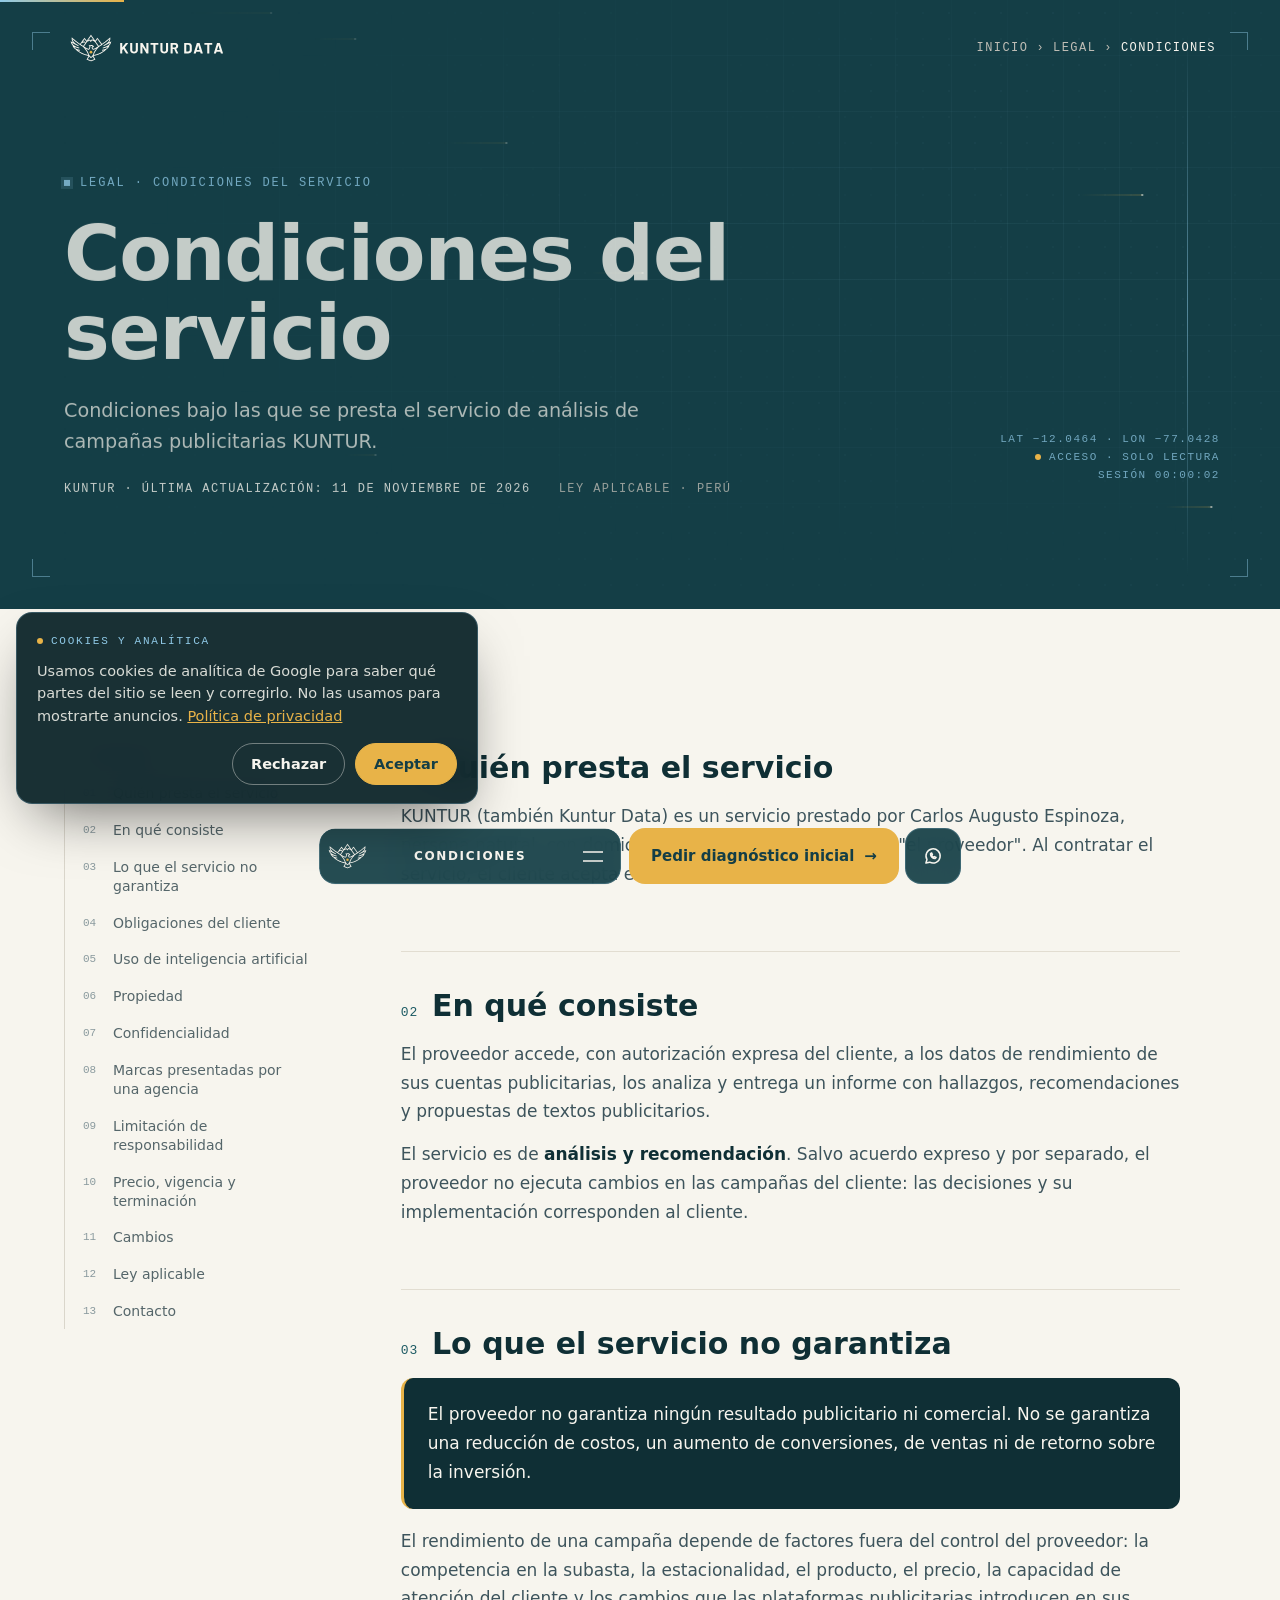
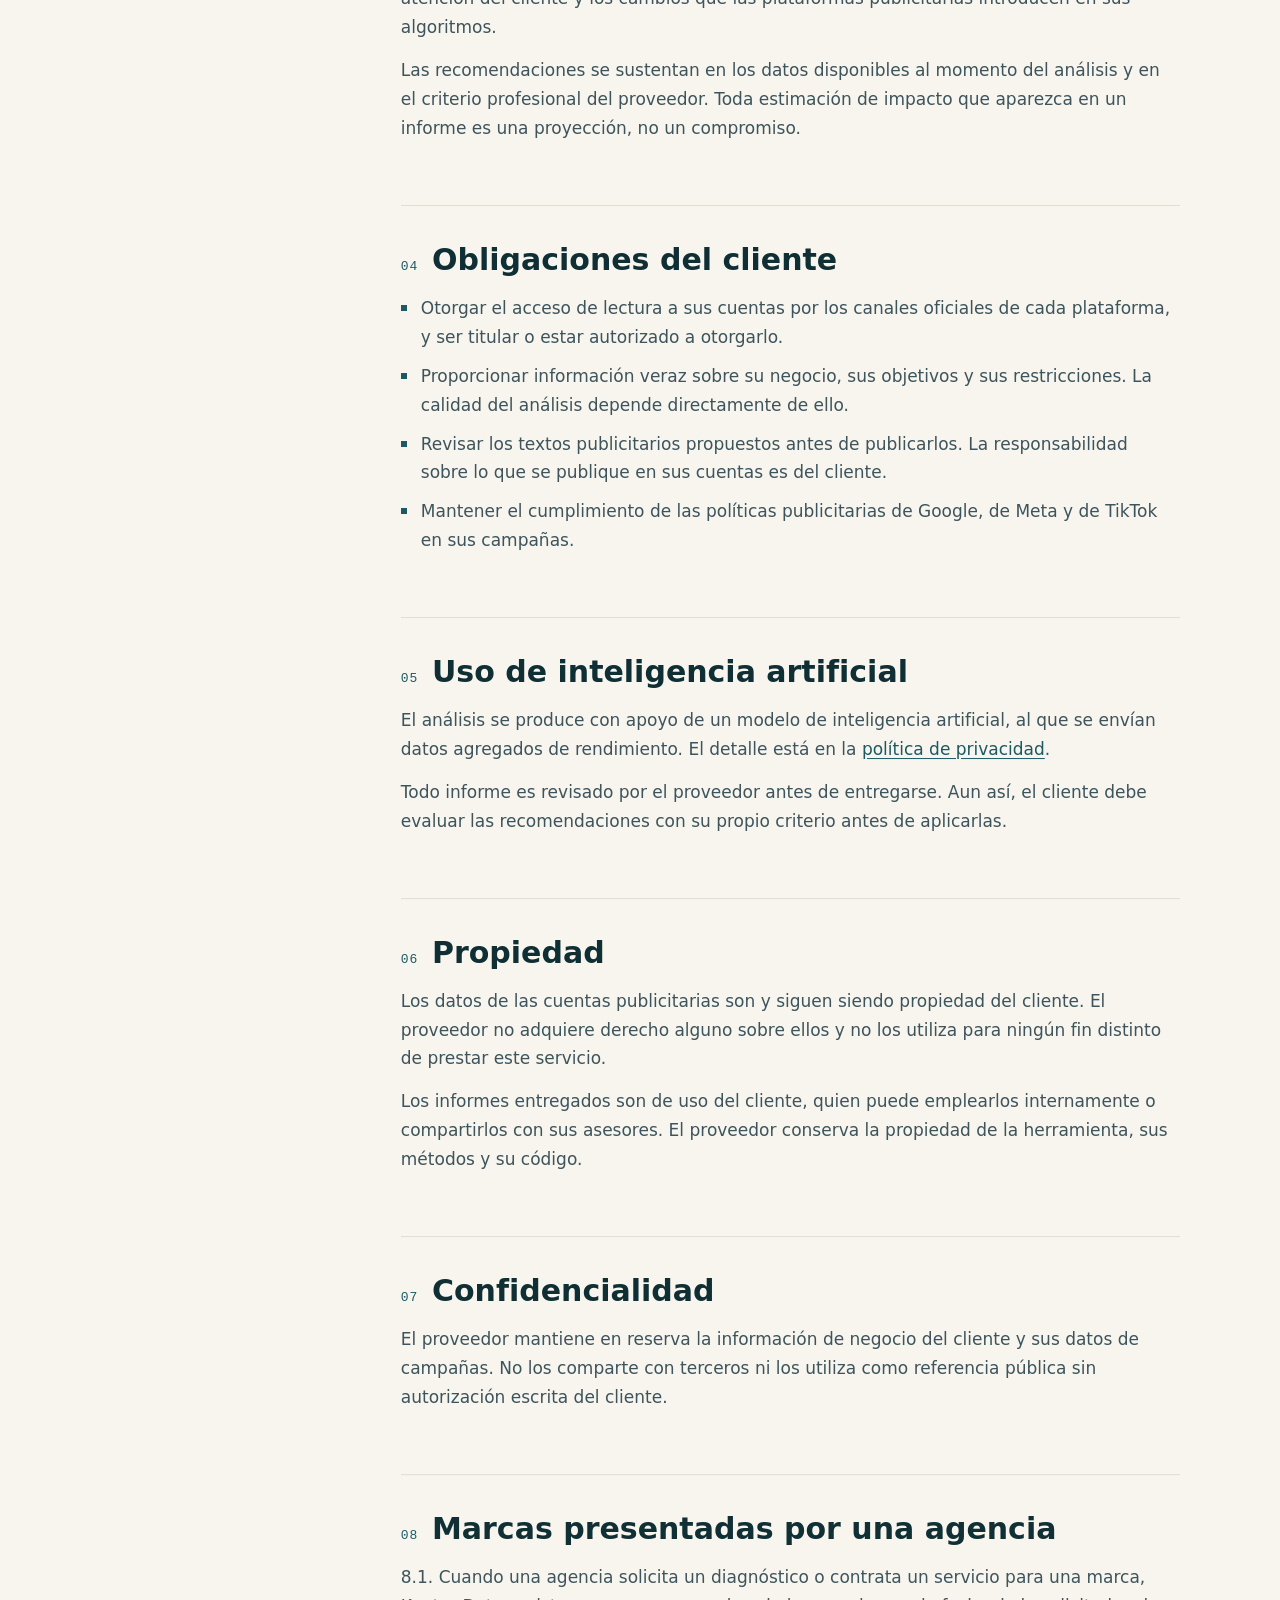
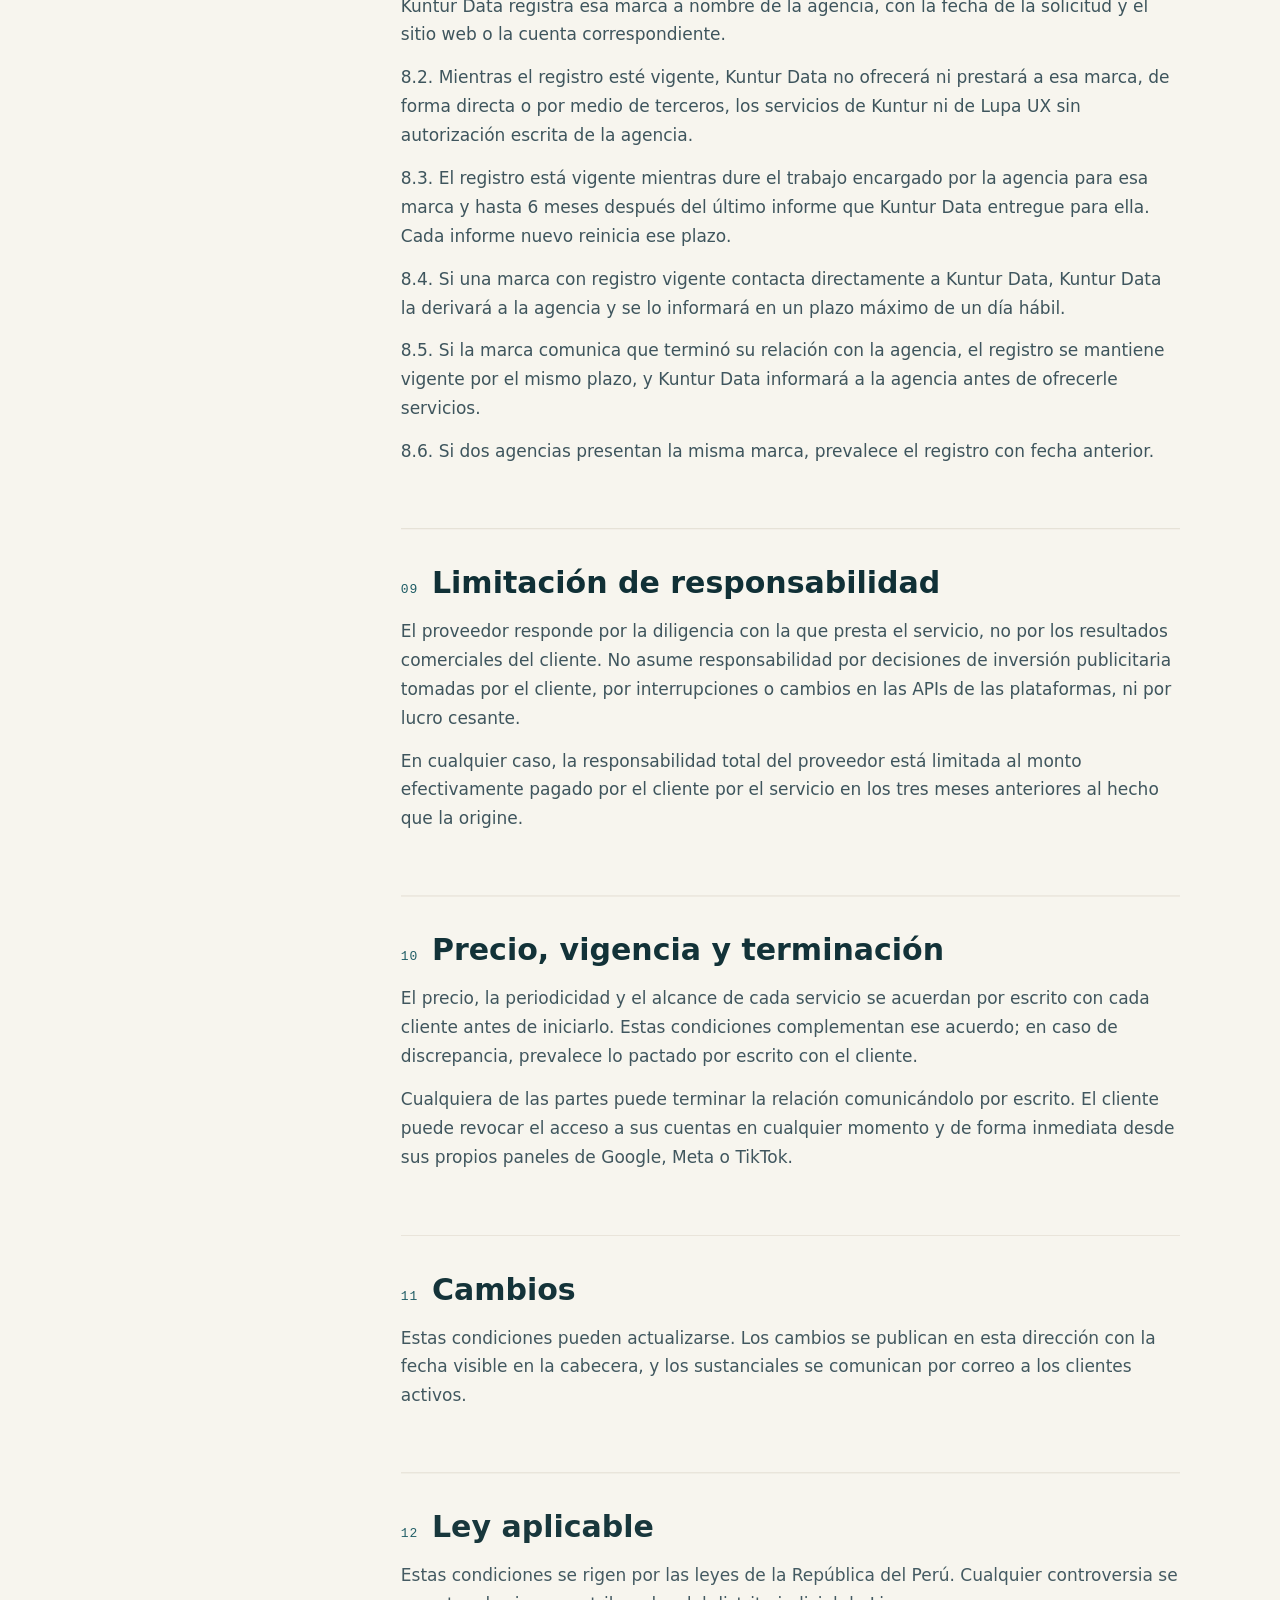
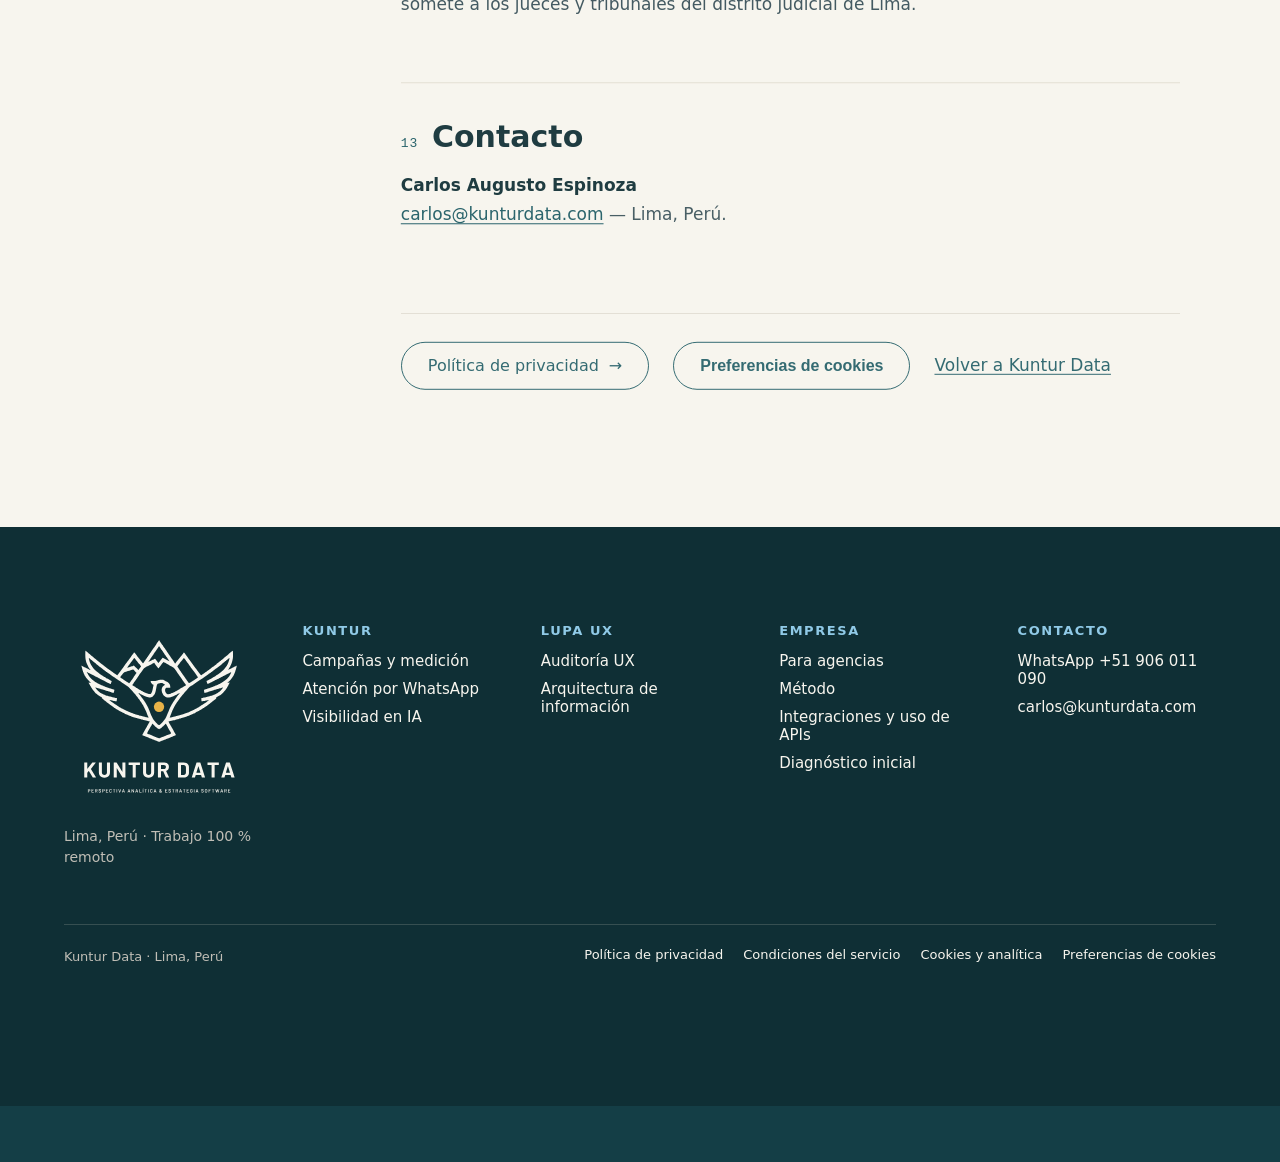
<file: terminos.html>
<!doctype html>
<html lang="es">
<head>
<meta charset="utf-8">
<meta name="viewport" content="width=device-width, initial-scale=1">
<!-- Consent Mode v2: estado por defecto (debe ir antes de GTM) -->
<script>
  window.dataLayer = window.dataLayer || [];
  function gtag(){dataLayer.push(arguments);}
  gtag('consent', 'default', {
    ad_storage: 'denied',
    ad_user_data: 'denied',
    ad_personalization: 'denied',
    analytics_storage: 'denied',
    wait_for_update: 500
  });
  try {
    var kc = JSON.parse(localStorage.getItem('kuntur_consent'));
    if (kc) { gtag('consent', 'update', kc); }
  } catch (e) {}
  window.dataLayer.push({ content_group: 'legal' });
</script>
<!-- Google Tag Manager -->
<script>(function(w,d,s,l,i){w[l]=w[l]||[];w[l].push({'gtm.start':
new Date().getTime(),event:'gtm.js'});var f=d.getElementsByTagName(s)[0],
j=d.createElement(s),dl=l!='dataLayer'?'&l='+l:'';j.async=true;j.src=
'https://www.googletagmanager.com/gtm.js?id='+i+dl;f.parentNode.insertBefore(j,f);
})(window,document,'script','dataLayer','GTM-5GH3MTMJ');</script>
<!-- End Google Tag Manager -->
<script>(function(h){if(!window.matchMedia('(prefers-reduced-motion: reduce)').matches){h.classList.add('kd-js');setTimeout(function(){if(!h.classList.contains('kd-ready'))h.classList.remove('kd-js')},3000)}})(document.documentElement);</script>
<title>Condiciones del servicio | Kuntur Data</title>
<meta name="description" content="Condiciones bajo las que se presta el servicio de análisis de campañas publicitarias KUNTUR.">
<link rel="canonical" href="https://kunturdata.com/terminos.html">
<link rel="icon" type="image/png" href="favicon.png">
<meta property="og:type" content="website">
<meta property="og:site_name" content="Kuntur Data">
<meta property="og:locale" content="es_PE">
<meta property="og:url" content="https://kunturdata.com/terminos.html">
<meta property="og:title" content="Condiciones del servicio | Kuntur Data">
<meta property="og:description" content="Condiciones bajo las que se presta el servicio de análisis de campañas publicitarias KUNTUR.">
<meta property="og:image" content="https://kunturdata.com/assets/logo/kuntur-data-horizontal.png">
<meta name="twitter:card" content="summary_large_image">
<link rel="icon" href="assets/logo/kuntur-data-simbolo.svg" type="image/svg+xml">
<link rel="stylesheet" href="assets/kd.css">
<link rel="preconnect" href="https://fonts.googleapis.com">
<link rel="preconnect" href="https://fonts.gstatic.com" crossorigin="anonymous">
<link rel="preload" as="style" href="https://fonts.googleapis.com/css2?family=Barlow:wght@600;700;800&amp;family=DM+Sans:opsz,wght@9..40,400;9..40,500&amp;family=JetBrains+Mono:wght@400;500&amp;display=swap" onload="this.onload=null;this.rel=\'stylesheet\'">
<noscript><link rel="stylesheet" href="https://fonts.googleapis.com/css2?family=Barlow:wght@600;700;800&amp;family=DM+Sans:opsz,wght@9..40,400;9..40,500&amp;family=JetBrains+Mono:wght@400;500&amp;display=swap"></noscript>
<style>
body{margin:0;background:#143E46}
a{color:#1C5A63}a:hover{color:#0F2F35}
</style>
<link rel="stylesheet" href="assets/kd-tech.css?v=20261107">
<link rel="stylesheet" href="assets/kd-menu.css?v=20261119">
</head>
<body>
<!-- Google Tag Manager (noscript) -->
<noscript><iframe src="https://www.googletagmanager.com/ns.html?id=GTM-5GH3MTMJ"
height="0" width="0" style="display:none;visibility:hidden"></iframe></noscript>
<!-- End Google Tag Manager (noscript) -->
<!-- Aviso de cookies (Consent Mode v2) -->
<div id="kuntur-consent" role="dialog" aria-label="Preferencias de cookies" hidden>
<p class="kc-t">Cookies y analítica</p>
<p>Usamos cookies de analítica de Google para saber qué partes del sitio se leen y corregirlo. No las usamos para mostrarte anuncios. <a href="privacidad.html#analitica">Política de privacidad</a></p>
<div class="kc-botones"><button type="button" data-consent="denied">Rechazar</button><button type="button" data-consent="granted" class="kc-aceptar">Aceptar</button></div>
</div>
<script>(function(){var b=document.getElementById('kuntur-consent'),s=null;try{s=localStorage.getItem('kuntur_consent')}catch(e){}if(!s)b.hidden=false})();</script>
<div class="kd" id="top">
<a class="skip" href="#contenido">Saltar al contenido</a>

<header style="position: absolute; top: 0; left: 0; right: 0; z-index: 30;">
<div class="wrap" style="display: flex; align-items: center; justify-content: space-between; gap: 24px; padding-top: 28px; padding-bottom: 28px;">
<a href="index.html" aria-label="Kuntur Data, inicio" style="display: inline-flex;"><img width="749" height="180" src="assets/logo/kuntur-data-horizontal-negativo.svg" alt="Kuntur Data" style="height: 40px; width: auto; display: block;"></a>
<ol class="crumb" aria-label="Ruta"><li><a href="index.html">Inicio</a></li><li aria-hidden="true">›</li><li>Legal</li><li aria-hidden="true">›</li><li aria-current="page" style="color: #F7F5EE;">Condiciones</li></ol>
</div>
</header>

<main id="contenido">

<section class="hero on-dark lg-hero" aria-labelledby="h1" style="min-height: 560px;">
<div class="wrap" style="position: relative; width: 100%;">
<div class="kd-pre" style="max-width: 860px; display: flex; flex-direction: column; gap: 24px;">
<p class="eti">Legal · Condiciones del servicio</p>
<h1 id="h1" class="h1">Condiciones del servicio</h1>
<p class="lead" style="max-width: 640px;">Condiciones bajo las que se presta el servicio de análisis de campañas publicitarias KUNTUR.</p>
<ul class="lg-meta"><li><b>KUNTUR · Última actualización: 11 de noviembre de 2026</b></li><li>Ley aplicable · Perú</li></ul>
</div>
</div>
</section>

<section class="cream on-light sec" aria-label="Texto completo">
<div class="wrap lg-grid">
<nav class="toc" aria-label="Contenido de esta página">
<p>Contenido</p>
<a href="#quien-presta-el-servicio"><span>01</span>Quién presta el servicio</a>
<a href="#en-que-consiste"><span>02</span>En qué consiste</a>
<a href="#lo-que-el-servicio-no-garantiza"><span>03</span>Lo que el servicio no garantiza</a>
<a href="#obligaciones-del-cliente"><span>04</span>Obligaciones del cliente</a>
<a href="#uso-de-inteligencia-artificial"><span>05</span>Uso de inteligencia artificial</a>
<a href="#propiedad"><span>06</span>Propiedad</a>
<a href="#confidencialidad"><span>07</span>Confidencialidad</a>
<a href="#marcas-presentadas-por-una-agencia"><span>08</span>Marcas presentadas por una agencia</a>
<a href="#limitacion-de-responsabilidad"><span>09</span>Limitación de responsabilidad</a>
<a href="#precio-vigencia-y-terminacion"><span>10</span>Precio, vigencia y terminación</a>
<a href="#cambios"><span>11</span>Cambios</a>
<a href="#ley-aplicable"><span>12</span>Ley aplicable</a>
<a href="#contacto"><span>13</span>Contacto</a>
</nav>
<article class="legal">
<section id="quien-presta-el-servicio" aria-labelledby="quien-presta-el-servicio-t">
<h2 id="quien-presta-el-servicio-t"><span class="n">01</span>Quién presta el servicio</h2>
<p>KUNTUR (también Kuntur Data) es un servicio prestado por Carlos Augusto Espinoza, persona natural, con domicilio en Lima, Perú, en adelante "el proveedor". Al contratar el servicio, el cliente acepta estas condiciones.</p>
</section>

<section id="en-que-consiste" aria-labelledby="en-que-consiste-t">
<h2 id="en-que-consiste-t"><span class="n">02</span>En qué consiste</h2>
<p>El proveedor accede, con autorización expresa del cliente, a los datos de rendimiento de sus cuentas publicitarias, los analiza y entrega un informe con hallazgos, recomendaciones y propuestas de textos publicitarios.</p>
<p>El servicio es de <strong>análisis y recomendación</strong>. Salvo acuerdo expreso y por separado, el proveedor no ejecuta cambios en las campañas del cliente: las decisiones y su implementación corresponden al cliente.</p>
</section>

<section id="lo-que-el-servicio-no-garantiza" aria-labelledby="lo-que-el-servicio-no-garantiza-t">
<h2 id="lo-que-el-servicio-no-garantiza-t"><span class="n">03</span>Lo que el servicio no garantiza</h2>
<div class="destacado">
<p>El proveedor no garantiza ningún resultado publicitario ni comercial. No se garantiza una reducción de costos, un aumento de conversiones, de ventas ni de retorno sobre la inversión.</p>
</div>
<p>El rendimiento de una campaña depende de factores fuera del control del proveedor: la competencia en la subasta, la estacionalidad, el producto, el precio, la capacidad de atención del cliente y los cambios que las plataformas publicitarias introducen en sus algoritmos.</p>
<p>Las recomendaciones se sustentan en los datos disponibles al momento del análisis y en el criterio profesional del proveedor. Toda estimación de impacto que aparezca en un informe es una proyección, no un compromiso.</p>
</section>

<section id="obligaciones-del-cliente" aria-labelledby="obligaciones-del-cliente-t">
<h2 id="obligaciones-del-cliente-t"><span class="n">04</span>Obligaciones del cliente</h2>
<ul>
<li>Otorgar el acceso de lectura a sus cuentas por los canales oficiales de cada plataforma, y ser titular o estar autorizado a otorgarlo.</li>
<li>Proporcionar información veraz sobre su negocio, sus objetivos y sus restricciones. La calidad del análisis depende directamente de ello.</li>
<li>Revisar los textos publicitarios propuestos antes de publicarlos. La responsabilidad sobre lo que se publique en sus cuentas es del cliente.</li>
<li>Mantener el cumplimiento de las políticas publicitarias de Google, de Meta y de TikTok en sus campañas.</li>
</ul>
</section>

<section id="uso-de-inteligencia-artificial" aria-labelledby="uso-de-inteligencia-artificial-t">
<h2 id="uso-de-inteligencia-artificial-t"><span class="n">05</span>Uso de inteligencia artificial</h2>
<p>El análisis se produce con apoyo de un modelo de inteligencia artificial, al que se envían datos agregados de rendimiento. El detalle está en la <a href="privacidad.html">política de privacidad</a>.</p>
<p>Todo informe es revisado por el proveedor antes de entregarse. Aun así, el cliente debe evaluar las recomendaciones con su propio criterio antes de aplicarlas.</p>
</section>

<section id="propiedad" aria-labelledby="propiedad-t">
<h2 id="propiedad-t"><span class="n">06</span>Propiedad</h2>
<p>Los datos de las cuentas publicitarias son y siguen siendo propiedad del cliente. El proveedor no adquiere derecho alguno sobre ellos y no los utiliza para ningún fin distinto de prestar este servicio.</p>
<p>Los informes entregados son de uso del cliente, quien puede emplearlos internamente o compartirlos con sus asesores. El proveedor conserva la propiedad de la herramienta, sus métodos y su código.</p>
</section>

<section id="confidencialidad" aria-labelledby="confidencialidad-t">
<h2 id="confidencialidad-t"><span class="n">07</span>Confidencialidad</h2>
<p>El proveedor mantiene en reserva la información de negocio del cliente y sus datos de campañas. No los comparte con terceros ni los utiliza como referencia pública sin autorización escrita del cliente.</p>
</section>

<section id="marcas-presentadas-por-una-agencia" aria-labelledby="marcas-presentadas-por-una-agencia-t">
<h2 id="marcas-presentadas-por-una-agencia-t"><span class="n">08</span>Marcas presentadas por una agencia</h2>
<p>8.1. Cuando una agencia solicita un diagnóstico o contrata un servicio para una marca, Kuntur Data registra esa marca a nombre de la agencia, con la fecha de la solicitud y el sitio web o la cuenta correspondiente.</p>
<p>8.2. Mientras el registro esté vigente, Kuntur Data no ofrecerá ni prestará a esa marca, de forma directa o por medio de terceros, los servicios de Kuntur ni de Lupa UX sin autorización escrita de la agencia.</p>
<p>8.3. El registro está vigente mientras dure el trabajo encargado por la agencia para esa marca y hasta 6 meses después del último informe que Kuntur Data entregue para ella. Cada informe nuevo reinicia ese plazo.</p>
<p>8.4. Si una marca con registro vigente contacta directamente a Kuntur Data, Kuntur Data la derivará a la agencia y se lo informará en un plazo máximo de un día hábil.</p>
<p>8.5. Si la marca comunica que terminó su relación con la agencia, el registro se mantiene vigente por el mismo plazo, y Kuntur Data informará a la agencia antes de ofrecerle servicios.</p>
<p>8.6. Si dos agencias presentan la misma marca, prevalece el registro con fecha anterior.</p>
</section>

<section id="limitacion-de-responsabilidad" aria-labelledby="limitacion-de-responsabilidad-t">
<h2 id="limitacion-de-responsabilidad-t"><span class="n">09</span>Limitación de responsabilidad</h2>
<p>El proveedor responde por la diligencia con la que presta el servicio, no por los resultados comerciales del cliente. No asume responsabilidad por decisiones de inversión publicitaria tomadas por el cliente, por interrupciones o cambios en las APIs de las plataformas, ni por lucro cesante.</p>
<p>En cualquier caso, la responsabilidad total del proveedor está limitada al monto efectivamente pagado por el cliente por el servicio en los tres meses anteriores al hecho que la origine.</p>
</section>

<section id="precio-vigencia-y-terminacion" aria-labelledby="precio-vigencia-y-terminacion-t">
<h2 id="precio-vigencia-y-terminacion-t"><span class="n">10</span>Precio, vigencia y terminación</h2>
<p>El precio, la periodicidad y el alcance de cada servicio se acuerdan por escrito con cada cliente antes de iniciarlo. Estas condiciones complementan ese acuerdo; en caso de discrepancia, prevalece lo pactado por escrito con el cliente.</p>
<p>Cualquiera de las partes puede terminar la relación comunicándolo por escrito. El cliente puede revocar el acceso a sus cuentas en cualquier momento y de forma inmediata desde sus propios paneles de Google, Meta o TikTok.</p>
</section>

<section id="cambios" aria-labelledby="cambios-t">
<h2 id="cambios-t"><span class="n">11</span>Cambios</h2>
<p>Estas condiciones pueden actualizarse. Los cambios se publican en esta dirección con la fecha visible en la cabecera, y los sustanciales se comunican por correo a los clientes activos.</p>
</section>

<section id="ley-aplicable" aria-labelledby="ley-aplicable-t">
<h2 id="ley-aplicable-t"><span class="n">12</span>Ley aplicable</h2>
<p>Estas condiciones se rigen por las leyes de la República del Perú. Cualquier controversia se somete a los jueces y tribunales del distrito judicial de Lima.</p>
</section>

<section id="contacto" aria-labelledby="contacto-t">
<h2 id="contacto-t"><span class="n">13</span>Contacto</h2>
<p> <strong>Carlos Augusto Espinoza</strong> <br /> <a href="mailto:carlos@kunturdata.com">carlos@kunturdata.com</a> — Lima, Perú.</p>
</section>
<div class="lg-foot">
<a class="btn btn-teal" href="privacidad.html">Política de privacidad <span class="ar" aria-hidden="true">→</span></a>
<button type="button" class="btn btn-teal" data-cookie-prefs style="background:none;cursor:pointer;font-family:'Barlow',sans-serif">Preferencias de cookies</button>
<a class="lkt" href="index.html">Volver a Kuntur Data</a>
</div>
</article>
</div>
</section>

</main>

<footer class="foot" style="padding-top: 96px; padding-bottom: 140px;">
<div class="wrap" style="display: flex; flex-direction: column; gap: 56px;">
<div style="display: grid; grid-template-columns: repeat(auto-fit, minmax(180px, 1fr)); gap: 40px;">
<div style="display: flex; flex-direction: column; gap: 16px;"><img width="655" height="646" src="assets/logo/kuntur-data-vertical-negativo.svg" alt="Kuntur Data. Perspectiva analítica y estrategia software" style="width: 190px; height: auto; display: block;"><p style="margin: 0; font-size: 14px; line-height: 1.5;">Lima, Perú · Trabajo 100 % remoto</p></div>
<div><h3>Kuntur</h3><ul><li><a href="kuntur.html">Campañas y medición</a></li><li><a href="kuntur.html">Atención por WhatsApp</a></li><li><a href="kuntur.html">Visibilidad en IA</a></li></ul></div>
<div><h3>Lupa UX</h3><ul><li><a href="lupa-ux.html">Auditoría UX</a></li><li><a href="lupa-ux.html">Arquitectura de información</a></li></ul></div>
<div><h3>Empresa</h3><ul><li><a href="agencias.html">Para agencias</a></li><li><a href="metodo.html">Método</a></li><li><a href="integraciones.html">Integraciones y uso de APIs</a></li><li><a href="diagnostico-inicial.html">Diagnóstico inicial</a></li></ul></div>
<div><h3>Contacto</h3><ul><li><a href="https://wa.me/51906011090">WhatsApp +51 906 011 090</a></li><li><a href="mailto:carlos@kunturdata.com">carlos@kunturdata.com</a></li></ul></div>
</div>
<div class="kd-legal" style="margin-top:0">
<p>Kuntur Data · Lima, Perú</p>
<ul><li><a href="privacidad.html">Política de privacidad</a></li><li><a href="terminos.html">Condiciones del servicio</a></li><li><a href="privacidad.html#analitica">Cookies y analítica</a></li><li><button type="button" data-cookie-prefs>Preferencias de cookies</button></li></ul>
</div>
</div>
</footer>

<div class="nv" data-page="Condiciones">
<div class="nv-dim" aria-hidden="true"></div>
<div class="nv-panel" id="nvPanel" aria-hidden="true" data-track-location="nav_menu">
<div class="nv-panel__bg" aria-hidden="true"></div>
<nav class="nv-nav" aria-label="Menú">
<p class="nv-title">Menú</p>
<ul class="nv-main">
<li class="nv-item"><span class="nv-mask"><a class="nv-link" href="index.html" style="--i:0"><span class="nv-line">Inicio</span><span class="nv-line" aria-hidden="true">Inicio</span></a></span></li>
<li class="nv-item"><span class="nv-mask"><a class="nv-link" href="kuntur.html" style="--i:1"><span class="nv-line">Kuntur</span><span class="nv-line" aria-hidden="true">Kuntur</span></a></span></li>
<li class="nv-item"><span class="nv-mask"><a class="nv-link" href="lupa-ux.html" style="--i:2"><span class="nv-line">Lupa UX</span><span class="nv-line" aria-hidden="true">Lupa UX</span></a></span></li>
<li class="nv-item"><span class="nv-mask"><a class="nv-link" href="agencias.html" style="--i:3"><span class="nv-line">Para agencias</span><span class="nv-line" aria-hidden="true">Para agencias</span></a></span></li>
<li class="nv-item"><span class="nv-mask"><a class="nv-link" href="metodo.html" style="--i:4"><span class="nv-line">Método</span><span class="nv-line" aria-hidden="true">Método</span></a></span></li>
</ul>
<ul class="nv-sub"><li><a href="diagnostico-inicial.html">Diagnóstico inicial</a></li><li><a href="integraciones.html">Integraciones</a></li><li><a href="privacidad.html">Privacidad</a></li><li><a href="terminos.html" aria-current="page">Condiciones</a></li></ul>
<p class="nv-meta"><span>Lima, Perú · Trabajo 100 % remoto</span><a href="https://wa.me/51906011090?text=Hola%2C%20vengo%20de%20kunturdata.com.">WhatsApp +51 906 011 090</a></p>
<a class="btn btn-gold nv-cta" href="diagnostico-inicial.html" data-cta="pedir_diagnostico_inicial">Pedir diagnóstico inicial <span class="ar" aria-hidden="true">→</span></a>
</nav>
</div>
<div class="nv-row">
<button class="nv-bar" type="button" aria-expanded="false" aria-controls="nvPanel" aria-label="Abrir menú">
<span class="nv-bar__bg" aria-hidden="true"></span>
<span class="nv-sym" aria-hidden="true"><img src="assets/logo/kuntur-data-simbolo-crema.svg" alt="" width="555" height="370"></span>
<span class="nv-roller" aria-hidden="true"><span class="nv-col"><span class="nv-slot"><span class="nv-roll">Condiciones</span></span><span class="nv-slot"><svg viewBox="0 0 14 14" fill="none" stroke="currentColor" stroke-width="1.6" aria-hidden="true" focusable="false"><path d="M1 1l12 12M13 1L1 13"/></svg></span></span></span>
<span class="nv-burger" aria-hidden="true"><svg viewBox="0 0 20 11" fill="none" stroke="currentColor" stroke-width="1.6" aria-hidden="true" focusable="false"><path d="M0 1h20M0 10h20"/></svg></span>
</button>
<div class="nv-act" data-track-location="nav">
<a class="btn btn-gold" href="diagnostico-inicial.html" data-cta="pedir_diagnostico_inicial"><span class="cta-lg">Pedir diagnóstico inicial</span><span class="cta-sh">Diagnóstico inicial</span> <span class="ar" aria-hidden="true">→</span></a>
<a class="ico" href="https://wa.me/51906011090?text=Hola%2C%20vengo%20de%20kunturdata.com." aria-label="Escribir por WhatsApp"><svg width="20" height="20" viewBox="0 0 24 24" fill="none" stroke="currentColor" stroke-width="1.8" stroke-linecap="round" stroke-linejoin="round" aria-hidden="true" focusable="false"><path d="M3.5 20.5l1.3-4.2A8.5 8.5 0 1 1 8 19.4z"></path><path d="M9 9.5c0 3 2.5 5.5 5.5 5.5l1.2-1.3-2-1-1 .8a4 4 0 0 1-2.2-2.2l.8-1-1-2z"></path></svg></a>
</div>
</div>
</div>

</div>
<script src="assets/vendor/gsap.min.js" defer></script>
<script src="assets/vendor/ScrollTrigger.min.js" defer></script>
<script src="assets/vendor/SplitText.min.js" defer></script>
<script src="assets/vendor/ScrambleTextPlugin.min.js" defer></script>
<script src="assets/vendor/lenis.min.js" defer></script>
<script src="assets/kd-menu.js?v=20261119b" defer></script>
<script src="assets/kd.js?v=20261119b" defer></script>
</body>
</html>
</file>
<file: assets/kd-tech.css>
/* Kuntur Data · capa tecnológica y de motion (v2026-11)
   Se carga después de kd.css. Todo lo que oculta contenido depende de html.kd-js,
   que solo existe si hay JavaScript y el usuario no pidió movimiento reducido. */

:root{
  --k-950:#0B2429;--k-900:#0F2F35;--k-850:#143E46;--k-700:#1C5A63;--k-500:#3E7F88;
  --sky:#90CAE7;--gold:#E8B348;--cream:#F7F5EE;--stone:#C0BEB6;--ink:#0F2F35;--ink-2:#3D545C;--muted:#55666A;
  --mono:'JetBrains Mono',ui-monospace,SFMono-Regular,Menlo,monospace;
  --ease-out:cubic-bezier(.16,1,.3,1);
}

/* Lenis */
html.lenis,html.lenis body{height:auto}
.lenis.lenis-smooth{scroll-behavior:auto!important}
.lenis.lenis-smooth [data-lenis-prevent]{overscroll-behavior:contain}
.lenis.lenis-stopped{overflow:hidden}

/* Tipografía técnica: etiquetas en monoespaciada */
.kd .eti{font-family:var(--mono);font-weight:500;font-size:12px;letter-spacing:.16em;display:inline-flex;align-items:center;gap:10px}
.kd main .eti::before{content:"";flex:none;width:6px;height:6px;background:currentColor;box-shadow:0 0 0 3px color-mix(in srgb,currentColor 18%,transparent)}
.kd .crumb{font-family:var(--mono);font-weight:500;font-size:12px;letter-spacing:.12em}
.kd .mono{font-family:var(--mono)}

/* Retícula de fondo en secciones oscuras */
.kd .hero,.kd #valles,.kd .sol,.kd .deep,.kd main>section.on-dark{position:relative;isolation:isolate}
.kd .hero::after,.kd #valles::before,.kd .sol::after,.kd .deep::before,.kd main>section.on-dark:not(.hero)::before{
  content:"";position:absolute;inset:0;pointer-events:none;z-index:0;
  background-image:linear-gradient(rgba(144,202,231,.07) 1px,transparent 1px),linear-gradient(90deg,rgba(144,202,231,.07) 1px,transparent 1px);
  background-size:56px 56px;background-position:-1px -1px;
  -webkit-mask-image:radial-gradient(ellipse 80% 70% at 70% 40%,#000 0%,transparent 75%);
          mask-image:radial-gradient(ellipse 80% 70% at 70% 40%,#000 0%,transparent 75%)}
.kd .hero>.wrap,.kd #valles>.wrap,.kd .sol>.wrap,.kd .deep>.wrap,.kd main>section.on-dark>.wrap{position:relative;z-index:2}

/* Campo de datos (canvas) y HUD del hero */
.kd-field{position:absolute;inset:0;width:100%;height:100%;z-index:1;pointer-events:none;
  -webkit-mask-image:linear-gradient(90deg,transparent 0%,rgba(0,0,0,.35) 35%,#000 70%);
          mask-image:linear-gradient(90deg,transparent 0%,rgba(0,0,0,.35) 35%,#000 70%)}
@media (max-width:900px){.kd-field{-webkit-mask-image:linear-gradient(180deg,#000 0%,rgba(0,0,0,.5) 50%,transparent 85%);mask-image:linear-gradient(180deg,#000 0%,rgba(0,0,0,.5) 50%,transparent 85%)}}
.kd-hud{position:absolute;inset:clamp(16px,3vw,32px);z-index:2;pointer-events:none;font-family:var(--mono);font-size:11px;letter-spacing:.14em;text-transform:uppercase;color:rgba(144,202,231,.75)}
.kd-hud i{position:absolute;width:18px;height:18px;border-color:rgba(144,202,231,.45);border-style:solid;border-width:0}
.kd-hud i:nth-child(1){top:0;left:0;border-top-width:1px;border-left-width:1px}
.kd-hud i:nth-child(2){top:0;right:0;border-top-width:1px;border-right-width:1px}
.kd-hud i:nth-child(3){bottom:0;left:0;border-bottom-width:1px;border-left-width:1px}
.kd-hud i:nth-child(4){bottom:0;right:0;border-bottom-width:1px;border-right-width:1px}
.kd-hud .rd{position:absolute;right:28px;bottom:96px;display:flex;flex-direction:column;align-items:flex-end;gap:6px;text-align:right}
.kd-hud .rd span{display:inline-flex;align-items:center;gap:8px;white-space:nowrap}
.kd-hud .live{width:6px;height:6px;border-radius:50%;background:var(--gold);box-shadow:0 0 0 0 rgba(232,179,72,.6);animation:kdlive 2s ease-out infinite}
.kd-hud .scan{position:absolute;top:0;bottom:0;left:0;width:1px;background:linear-gradient(180deg,transparent,rgba(144,202,231,.55),transparent);opacity:0}
@keyframes kdlive{0%{box-shadow:0 0 0 0 rgba(232,179,72,.55)}100%{box-shadow:0 0 0 10px rgba(232,179,72,0)}}
@media (max-width:700px){.kd-hud .rd{display:none}}

/* Barra de progreso de lectura */
.kd-progress{position:fixed;top:0;left:0;right:0;height:2px;z-index:200;pointer-events:none;transform-origin:0 50%;transform:scaleX(0);
  background:linear-gradient(90deg,var(--sky),var(--gold))}

/* Cursor de precisión (solo puntero fino) */
.kd-cursor{position:fixed;top:0;left:0;z-index:300;pointer-events:none;width:34px;height:34px;margin:-17px 0 0 -17px;border-radius:50%;
  border:1px solid rgba(255,255,255,.9);mix-blend-mode:difference;opacity:0;transition:width .35s var(--ease-out),height .35s var(--ease-out),margin .35s var(--ease-out),opacity .3s,background-color .3s}
.kd-cursor::after{content:"";position:absolute;left:50%;top:50%;width:3px;height:3px;margin:-1.5px 0 0 -1.5px;border-radius:50%;background:#fff}
.kd-cursor.is-on{opacity:1}
.kd-cursor.is-link{width:64px;height:64px;margin:-32px 0 0 -32px;background:rgba(255,255,255,.12)}
@media (hover:none),(pointer:coarse){.kd-cursor{display:none}}

/* Spotlight que sigue al puntero en tarjetas */
.kd-spot{position:relative;isolation:isolate}
.kd-spot::after{content:"";position:absolute;inset:0;border-radius:inherit;pointer-events:none;z-index:1;opacity:0;transition:opacity .5s var(--ease-out);
  background:radial-gradient(380px circle at var(--mx,50%) var(--my,50%),rgba(144,202,231,.18),transparent 62%)}
.cream .kd-spot::after,.cream2 .kd-spot::after,.on-light .kd-spot::after{background:radial-gradient(380px circle at var(--mx,50%) var(--my,50%),rgba(28,90,99,.10),transparent 62%)}
.kd-spot:hover::after{opacity:1}
.kd-spot::before{content:"";position:absolute;inset:-1px;border-radius:inherit;pointer-events:none;z-index:1;padding:1px;opacity:0;transition:opacity .5s var(--ease-out);
  background:radial-gradient(260px circle at var(--mx,50%) var(--my,50%),rgba(144,202,231,.9),transparent 70%);
  -webkit-mask:linear-gradient(#000 0 0) content-box,linear-gradient(#000 0 0);-webkit-mask-composite:xor;mask-composite:exclude}
.kd-spot:hover::before{opacity:1}
.valle{transform-style:preserve-3d;will-change:transform}
.valle .vin{z-index:2}

/* Botones: brillo y respuesta más suaves */
.kd .btn{position:relative;overflow:hidden;isolation:isolate;transition:transform .5s var(--ease-out),background .3s ease,color .3s ease,border-color .3s ease}
.kd .btn .ar{transition:transform .5s var(--ease-out)}
.kd .btn-gold::before,.kd .btn-cream::before{content:"";position:absolute;inset:0;z-index:-1;pointer-events:none;transform:translateX(-120%) skewX(-20deg);
  background:linear-gradient(90deg,transparent,rgba(255,255,255,.55),transparent)}
.kd .btn-gold:hover::before,.kd .btn-cream:hover::before{transition:transform .9s var(--ease-out);transform:translateX(120%) skewX(-20deg)}

/* Líneas para SplitText */
.kd-line{padding-bottom:.06em;margin-bottom:-.06em}
.kd-sline{position:absolute;top:-1.5px;left:0;right:0;height:1.5px;background:var(--k-700);transform-origin:0 50%}

/* Navegación por secciones: estado activo */
.alt a.is-on span{background:var(--sky);box-shadow:0 0 0 4px rgba(144,202,231,.2)}
.sub a{position:relative}
.sub a.is-on{background:rgba(144,202,231,.14)}
.sub a.is-on::after{content:"";position:absolute;left:14px;right:14px;bottom:6px;height:1.5px;background:var(--gold)}

/* Ocultamiento inicial solo con JS y movimiento permitido */
.kd-js .hero .ct path{stroke-dasharray:1;stroke-dashoffset:1}
/* Entrada del hero en CSS puro: visible desde el primer cuadro, sin esperar al JS */
@keyframes kdin{from{opacity:0;transform:translateY(30px)}to{opacity:1;transform:none}}
@media (prefers-reduced-motion:no-preference){
.kd-pre>*{animation:kdin 1.25s cubic-bezier(.16,1,.3,1) both}
.kd-pre>*:nth-child(2){animation-delay:.07s}.kd-pre>*:nth-child(3){animation-delay:.16s}
.kd-pre>*:nth-child(4){animation-delay:.24s}.kd-pre>*:nth-child(5){animation-delay:.32s}.kd-pre>*:nth-child(6){animation-delay:.4s}
}

/* Pie: fila legal */
.kd-legal{border-top:1px solid rgba(192,190,182,.22);margin-top:28px;padding-top:22px;display:flex;flex-wrap:wrap;justify-content:space-between;gap:12px 24px;font-size:13px}
.kd-legal ul{list-style:none;margin:0;padding:0;display:flex;flex-wrap:wrap;gap:8px 20px}
.kd-legal p{margin:0;max-width:62ch;line-height:1.5}
.kd-legal button{font:inherit;color:#F7F5EE;background:none;border:0;padding:0;cursor:pointer}
.kd-legal button:hover{color:var(--sky)}

/* Aviso de cookies (Consent Mode v2) */
#kuntur-consent{position:fixed;left:16px;bottom:96px;z-index:250;max-width:420px;width:calc(100% - 32px);
  background:rgba(11,36,41,.94);backdrop-filter:blur(14px);-webkit-backdrop-filter:blur(14px);color:#F7F5EE;
  border:1px solid rgba(144,202,231,.25);border-radius:16px;padding:20px 20px 18px;box-shadow:0 24px 60px -20px rgba(0,0,0,.6);
  font:14.5px/1.55 'DM Sans',system-ui,sans-serif}
#kuntur-consent[hidden]{display:none}
#kuntur-consent .kc-t{font-family:var(--mono);font-size:11px;letter-spacing:.16em;text-transform:uppercase;color:var(--sky);margin:0 0 10px;display:flex;align-items:center;gap:8px}
#kuntur-consent .kc-t::before{content:"";width:6px;height:6px;border-radius:50%;background:var(--gold)}
#kuntur-consent p{margin:0 0 16px;color:#D9DCD6}
#kuntur-consent a{color:var(--gold)}
#kuntur-consent .kc-botones{display:flex;gap:10px;justify-content:flex-end;flex-wrap:wrap}
#kuntur-consent button{font:inherit;font-weight:600;min-height:42px;padding:0 18px;border-radius:999px;cursor:pointer;border:1px solid rgba(247,245,238,.4);background:transparent;color:#F7F5EE;transition:background .3s,border-color .3s}
#kuntur-consent button:hover{border-color:#F7F5EE}
#kuntur-consent button.kc-aceptar{background:var(--gold);border-color:var(--gold);color:#143E46}
#kuntur-consent button.kc-aceptar:hover{background:#F0C463}
#kuntur-consent button:focus-visible{outline:3px solid var(--sky);outline-offset:3px}
@media (max-width:640px){#kuntur-consent{left:16px;right:16px;bottom:84px;max-width:none;width:auto}}

/* Páginas legales */
.lg-hero{padding-top:clamp(140px,16vw,200px);padding-bottom:clamp(56px,7vw,96px)}
.lg-meta{display:flex;flex-wrap:wrap;gap:10px 28px;font-family:var(--mono);font-size:12px;letter-spacing:.12em;text-transform:uppercase;color:#C0BEB6;margin:0;padding:0;list-style:none}
.lg-meta b{color:#F7F5EE;font-weight:500}
.lg-grid{display:grid;grid-template-columns:260px minmax(0,1fr);gap:clamp(32px,6vw,96px);align-items:start}
.toc{position:sticky;top:32px;display:flex;flex-direction:column;gap:2px;border-left:1px solid #DAD6CB;padding-left:0}
.toc p{font-family:var(--mono);font-size:11px;letter-spacing:.16em;text-transform:uppercase;color:var(--muted);margin:0 0 12px 18px}
.toc a{position:relative;display:flex;gap:12px;padding:8px 12px 8px 18px;font-size:14px;line-height:1.35;color:var(--muted);text-decoration:none;transition:color .3s}
.toc a span{font-family:var(--mono);font-size:11px;color:#8A9A9E;padding-top:2px;min-width:18px}
.toc a::before{content:"";position:absolute;left:-1px;top:0;bottom:0;width:2px;background:var(--k-700);transform:scaleY(0);transform-origin:50% 0;transition:transform .5s var(--ease-out)}
.toc a:hover{color:var(--ink)}
.toc a.is-on{color:var(--ink)}
.toc a.is-on span{color:var(--k-700)}
.toc a.is-on::before{transform:scaleY(1)}
.legal{max-width:72ch;color:var(--ink-2);font-size:17px;line-height:1.7}
.legal section{scroll-margin-top:32px;padding-bottom:12px}
.legal section+section{border-top:1px solid #E2DDD1;padding-top:36px;margin-top:36px}
.legal h2{font-family:'Barlow',system-ui,sans-serif;font-weight:700;font-size:clamp(24px,2.4vw,30px);line-height:1.2;color:var(--ink);margin:0 0 16px;display:flex;gap:14px;align-items:baseline}
.legal h2 .n{font-family:var(--mono);font-weight:500;font-size:13px;color:var(--k-700);letter-spacing:.06em;flex:none}
.legal h3{font-family:'Barlow',system-ui,sans-serif;font-weight:600;font-size:19px;color:var(--ink);margin:28px 0 8px}
.legal p{margin:0 0 14px}
.legal ul{margin:0 0 14px;padding:0;list-style:none;display:flex;flex-direction:column;gap:10px}
.legal li{position:relative;padding-left:20px}
.legal li::before{content:"";position:absolute;left:0;top:11px;width:6px;height:6px;background:var(--k-700)}
.legal a{color:var(--k-700);font-weight:500;text-underline-offset:3px}
.legal a:hover{color:var(--ink)}
.legal strong{color:var(--ink);font-weight:600}
.legal code{overflow-wrap:anywhere;font-family:var(--mono);font-size:13px;background:#EFEBE0;border:1px solid #DAD6CB;border-radius:6px;padding:2px 6px;word-break:break-all;color:var(--ink)}
.legal .tbox{margin:18px 0 20px}
.legal table{width:100%;border-collapse:collapse;font-size:15px;line-height:1.55}
.legal th{font-family:var(--mono);font-weight:500;font-size:11px;letter-spacing:.14em;text-transform:uppercase;color:var(--muted);text-align:left;padding:14px 16px;border-bottom:1.5px solid var(--k-700);background:#FBFAF6}
.legal td{padding:14px 16px;border-bottom:1px solid #E2DDD1;color:var(--ink-2);vertical-align:top}
.legal tr:last-child td{border-bottom:0}
.legal td:first-child{color:var(--ink);font-weight:500}
.legal .destacado{background:#0F2F35;color:#F7F5EE;border-radius:12px;padding:22px 24px;margin:6px 0 18px;border-left:3px solid var(--gold)}
.legal .destacado p{color:#F7F5EE;margin:0}
.lg-foot{display:flex;flex-wrap:wrap;gap:12px 24px;align-items:center;margin-top:56px;padding-top:28px;border-top:1px solid #DAD6CB}
@media (max-width:900px){.lg-grid{grid-template-columns:minmax(0,1fr)}.toc{position:static;border-left:0;display:none}}

@media (prefers-reduced-motion:reduce){
  .kd-hud .live{animation:none}
  .kd .btn-gold::before,.kd .btn-cream::before{display:none}
  .kd-cursor{display:none}
}
.foot .wrap>.kd-legal{flex-basis:100%;width:100%}
@media (max-width:760px){.faq .wrap>div[style*="span 2"]{grid-column:auto!important}}
/* Pie unificado (antes solo en la home) */
.foot h3{font-family:'Barlow',system-ui,sans-serif;font-size:13px;font-weight:600;letter-spacing:.12em;text-transform:uppercase;color:#90CAE7;margin:0 0 14px}
.foot ul{list-style:none;margin:0;padding:0;display:flex;flex-direction:column;gap:10px;font-size:15px}
.foot .kd-legal ul{flex-direction:row;flex-wrap:wrap;gap:8px 20px;font-size:13px}
/* Tablas legales en celular: cada fila es una tarjeta con etiquetas */
@media (max-width:700px){
.legal .tbox{background:none;border:0;border-radius:0;overflow:visible}
.legal table,.legal tbody,.legal tr,.legal td{display:block;width:100%}
.legal tr:first-child:has(th){display:none}
.legal tr{background:#FFFFFF;border:1px solid #DAD6CB;border-radius:12px;padding:6px 18px;margin-bottom:12px}
.legal td{padding:12px 0;border-bottom:1px solid #EFEBE0}
.legal tr td:last-child{border-bottom:0}
.legal td::before{content:attr(data-label);display:block;font-family:var(--mono);font-size:11px;letter-spacing:.14em;text-transform:uppercase;color:var(--k-700);margin-bottom:4px}
.legal td:first-child{color:var(--ink);font-weight:500}
.legal tr:has(td:nth-child(3)) td:first-child{font-family:'Barlow',system-ui,sans-serif;font-weight:700;font-size:18px}
}
@media (max-width:700px){.lg-hero{min-height:100svh!important;align-items:center;padding-top:120px;padding-bottom:120px}}

/* Barra inferior en celular: el CTA «Pedir diagnóstico inicial» en una sola línea (7 nov 2026) */
@media (max-width:480px){.bar .btn{white-space:nowrap;padding:0 14px;font-size:14px}.bar{gap:4px}}
@media (max-width:374px){.bar .btn{padding:0 10px;font-size:13px}}
.bar .cta-sh{display:none}
@media (max-width:480px){.bar .cta-lg{display:none}.bar .cta-sh{display:inline}}
</file>
<file: assets/kd-menu.css>
/* Menú inferior Kuntur Data (19 nov 2026)
   La barra se cierra sobre sí misma hasta quedar en un botón de cierre, y el panel crece desde ese botón.
   Los enlaces suben escalonados desde una máscara. Respeta prefers-reduced-motion. */
.nv{--h:56px;--rw:190px;--teal:#143E46;--glass:rgba(15,47,53,.94);--line:rgba(144,202,231,.22);--cream:#F7F5EE;--dim:rgba(247,245,238,.6);--sky:#90CAE7;--e-io:cubic-bezier(.76,0,.24,1);--e-out:cubic-bezier(.165,.84,.44,1);--dur:.6s;--grow:.5s;--show:.5s;--hide:.3s;position:sticky;bottom:16px;z-index:60;display:flex;justify-content:center;padding:0 16px;pointer-events:none}
.nv *,.nv *::before,.nv *::after{box-sizing:border-box}

/* Fondo que oscurece la página con el menú abierto */
.nv-dim{position:fixed;inset:0;background:rgba(9,28,32,.45);opacity:0;pointer-events:none;transition:opacity var(--dur) var(--e-io)}
.nv.is-open .nv-dim{opacity:1;pointer-events:auto}

/* Fila inferior: barra + acciones */
.nv-row{position:relative;display:flex;align-items:center;pointer-events:auto}

/* Barra: símbolo · título de la sección · hamburguesa */
.nv-bar{position:relative;width:calc(var(--h) * 2 + var(--rw));height:var(--h);padding:0;margin:0;border:0;background:none;color:var(--cream);cursor:pointer;font:inherit;display:block;clip-path:inset(0 0 round 16px);transition:clip-path var(--dur) var(--e-io)}
.nv-bar__bg{position:absolute;inset:0;border-radius:16px;background:rgba(20,62,70,.92);-webkit-backdrop-filter:blur(12px);backdrop-filter:blur(12px);border:1px solid var(--line);box-shadow:0 18px 40px -12px rgba(0,0,0,.45)}
.nv.is-open .nv-bar{clip-path:inset(0 calc(50% - var(--h) / 2) round 14px)}
.nv-bar:focus-visible{outline:none}
.nv-bar:focus-visible .nv-bar__bg{outline:2px solid var(--sky);outline-offset:2px}
.nv-sym,.nv-burger{position:absolute;top:0;width:var(--h);height:var(--h);display:grid;place-items:center;transition:opacity .3s var(--e-io),transform var(--dur) var(--e-io)}
.nv-sym{left:0}
.nv-sym img{height:26px;width:auto;display:block}
.nv-burger{right:0}
.nv-burger svg{width:20px;height:11px;display:block}
.nv.is-open .nv-sym{opacity:0;transform:translateX(80px)}
.nv.is-open .nv-burger{opacity:0;transform:translateX(-80px)}
.nv-roller{position:absolute;top:0;left:50%;width:var(--rw);height:var(--h);overflow:hidden;transform:translateX(-50%)}
.nv-col{display:flex;flex-direction:column;transition:transform var(--dur) var(--e-io)}
.nv.is-open .nv-col{transform:translateY(calc(-1 * var(--h)))}
.nv-slot{flex:0 0 var(--h);height:var(--h);display:flex;align-items:center;justify-content:center;overflow:hidden}
.nv-slot svg{width:14px;height:14px}
.nv-roll{display:block;max-width:100%;overflow:hidden;text-overflow:ellipsis;white-space:nowrap;font-family:'Barlow',system-ui,sans-serif;font-size:12px;font-weight:700;letter-spacing:.14em;text-transform:uppercase;color:var(--cream);padding:0 4px}
.nv-roll.is-in{animation:nvRoll var(--dur) var(--e-out)}
@keyframes nvRoll{from{transform:translateY(110%)}to{transform:translateY(0)}}
.nv-bar:hover .nv-bar__bg{background:rgba(24,72,81,.94)}

/* Acciones: CTA y WhatsApp. Se repliegan al abrir el menú */
.nv-act{display:flex;align-items:center;gap:6px;margin-left:8px;max-width:420px;overflow:hidden;opacity:1;transition:max-width var(--dur) var(--e-io),margin var(--dur) var(--e-io),opacity .3s var(--e-io)}
.nv.is-open .nv-act{max-width:0;margin-left:0;opacity:0;pointer-events:none}
.nv-act .btn{min-height:var(--h);padding:0 22px;font-size:15px;white-space:nowrap;border-radius:16px}
.nv-act .ico{width:var(--h);height:var(--h);border-radius:16px;background:rgba(20,62,70,.92);-webkit-backdrop-filter:blur(12px);backdrop-filter:blur(12px);border:1px solid var(--line);flex:none}
.nv-act .cta-sh{display:none}
.nv-act .btn-gold:hover{background:#F0C25E}

/* Panel que crece desde la barra */
.nv-panel{position:absolute;left:50%;bottom:calc(100% + 12px);width:440px;max-width:calc(100vw - 32px);transform:translateX(-50%);padding:56px 44px 36px;color:var(--cream);visibility:hidden;pointer-events:none;transition:visibility 0s linear calc(var(--hide) + var(--grow))}
.nv.is-open .nv-panel{visibility:visible;pointer-events:auto;transition:visibility 0s linear}
.nv-panel__bg{position:absolute;inset:0;z-index:-1;border-radius:20px;background:var(--glass);-webkit-backdrop-filter:blur(16px);backdrop-filter:blur(16px);border:1px solid var(--line);box-shadow:0 30px 60px -20px rgba(0,0,0,.55);transform-origin:50% 100%;transform:scale(0);transition:transform var(--grow) var(--e-io) var(--hide)}
.nv.is-open .nv-panel__bg{transform:scale(1);transition:transform var(--grow) var(--e-io) 0s}
.nv-title{margin:0 0 18px;font-family:'Barlow',system-ui,sans-serif;font-size:12px;font-weight:700;letter-spacing:.14em;text-transform:uppercase;color:var(--sky);opacity:0;transition:opacity var(--hide) var(--e-io)}
.nv.is-open .nv-title{opacity:1;transition:opacity var(--show) var(--e-io) var(--grow)}
.nv-main{list-style:none;margin:0;padding:0}
.nv-item{position:relative;display:flex;align-items:center}
.nv-item::before{content:"";position:absolute;left:-20px;width:6px;height:6px;background:#E8B348;transform:rotate(45deg);opacity:0;transition:opacity .25s}
.nv.is-open .nv-item:has([aria-current="page"])::before{opacity:1;transition:opacity var(--show) var(--e-io) calc(var(--grow) + .2s)}
.nv-mask{display:flex;width:100%;height:46px;overflow:hidden}
.nv-link{display:block;width:100%;height:46px;color:var(--cream);text-decoration:none;transform:translateY(150%);will-change:transform;transition:transform var(--hide) var(--e-io),color .4s}
.nv.is-open .nv-link{transform:translateY(0);transition:transform var(--show) var(--e-out) calc(var(--grow) + var(--i) * 45ms),color .4s}
.nv-line{display:block;height:46px;line-height:46px;font-family:'Barlow',system-ui,sans-serif;font-size:34px;font-weight:600;letter-spacing:-.01em;transition:transform .5s var(--e-out)}
.nv-link:hover .nv-line,.nv-link:focus-visible .nv-line{transform:translateY(-100%)}
.nv-link:focus-visible{outline:none}
.nv-main:hover .nv-link{color:var(--dim)}
.nv-main:hover .nv-link:hover{color:var(--cream)}
.nv-sub{list-style:none;margin:30px 0 16px;padding:0;display:grid;grid-template-columns:1fr 1fr;gap:6px 24px}
.nv-sub a,.nv-meta a{position:relative;display:inline-block;color:var(--dim);text-decoration:none;font-size:15px;line-height:1.35;opacity:0;transition:opacity var(--hide) var(--e-io),color .3s}
.nv.is-open .nv-sub a,.nv.is-open .nv-meta a{opacity:1;transition:opacity var(--show) var(--e-io) calc(var(--grow) + 80ms),color .3s}
.nv-sub a::after,.nv-meta a::after{content:"";position:absolute;left:0;bottom:-1px;width:100%;height:1px;background:currentColor;transform:scaleX(0);transform-origin:100% 50%;transition:transform .5s cubic-bezier(1,0,0,1)}
.nv-sub a:hover,.nv-meta a:hover,.nv-sub a[aria-current="page"]{color:var(--cream)}
.nv-sub a:hover::after,.nv-meta a:hover::after{transform:scaleX(1);transform-origin:0 50%}
.nv-meta{margin:0 0 26px;display:flex;flex-direction:column;gap:4px;opacity:0;transform:translateY(8px);transition:opacity var(--hide) var(--e-io),transform var(--hide) var(--e-io)}
.nv.is-open .nv-meta{opacity:1;transform:none;transition:opacity var(--show) var(--e-io) calc(var(--grow) + .1s),transform var(--show) var(--e-out) calc(var(--grow) + .1s)}
.nv-meta span{font-family:'Barlow',system-ui,sans-serif;font-size:11px;font-weight:700;letter-spacing:.14em;text-transform:uppercase;color:var(--dim)}
.nv-meta a{opacity:1}
.nv-cta.btn{width:100%;justify-content:center;border-radius:14px;opacity:0;transition:opacity var(--hide) var(--e-io),background .2s}
.nv.is-open .nv-cta.btn{opacity:1;transition:opacity var(--show) var(--e-io) calc(var(--grow) + .12s),background .2s}

/* Celular */
@media (max-width:560px){
  .nv{--h:50px;--rw:112px;bottom:12px}
  .nv-act .ico{display:none}
  .nv-act .btn{padding:0 16px;font-size:14px}
  .nv-act .btn .ar,.nv-act .cta-lg{display:none}
  .nv-act .cta-sh{display:inline}
  .nv-panel{padding:44px 28px 26px;bottom:calc(100% + 10px)}
  .nv-line{font-size:30px}
  .nv-sym img{height:22px}
}
@media (max-width:400px){
  .nv{--h:46px;--rw:46px}
  .nv-roll{display:none}
  .nv-act .btn{padding:0 14px;font-size:13.5px}
}
@media (max-height:640px){.nv-line{font-size:26px}.nv-mask,.nv-link,.nv-line{height:38px;line-height:38px}.nv-panel{padding-top:40px}.nv-sub{margin-top:18px}}

@media (prefers-reduced-motion:reduce){
  .nv-bar,.nv-sym,.nv-burger,.nv-col,.nv-act,.nv-panel__bg,.nv-link,.nv-line,.nv-title,.nv-sub a,.nv-meta,.nv-cta.btn,.nv-dim,.nv-roll{transition-duration:.01ms!important;transition-delay:0s!important;animation-duration:.01ms!important}
}
</file>
<file: assets/kd.css>
body{margin:0;background:#143E46}
.kd{font-family:'DM Sans',system-ui,sans-serif;color:#F7F5EE;background:#143E46;-webkit-font-smoothing:antialiased}
.kd *{box-sizing:border-box}
.kd h1,.kd h2,.kd h3,.kd .num,.kd .bar,.kd .eti,.kd .btn,.kd .crumb{font-family:'Barlow',system-ui,sans-serif}
.wrap{max-width:1280px;margin:0 auto;padding-left:clamp(16px,5vw,80px);padding-right:clamp(16px,5vw,80px)}
.sec{padding-top:clamp(88px,11vw,160px);padding-bottom:clamp(88px,11vw,160px)}
.stack{display:flex;flex-direction:column;gap:48px}
.intro{max-width:780px;display:flex;flex-direction:column;gap:20px}
.skip{position:absolute;left:16px;top:-60px;background:#E8B348;color:#143E46;padding:10px 16px;border-radius:999px;font-weight:600;z-index:100}
.skip:focus{top:16px}
.kd a:focus-visible,.kd button:focus-visible,.kd summary:focus-visible{outline:3px solid #90CAE7;outline-offset:3px;border-radius:6px}
.eti{font-size:13px;font-weight:600;letter-spacing:.12em;text-transform:uppercase;margin:0}
.h1{margin:0;font-size:clamp(42px,6vw,84px);line-height:1.03;font-weight:800;letter-spacing:-.015em}
.h2{margin:0;font-size:clamp(32px,4.2vw,56px);line-height:1.06;font-weight:700}
.h3{margin:0;font-size:22px;font-weight:600;line-height:1.25}
.lead{margin:0;font-size:clamp(18px,1.5vw,20px);line-height:1.6}
.p{margin:0;font-size:16px;line-height:1.6}
.on-dark .lead,.on-dark .p{color:#D9DCD6}
.on-light .lead,.on-light .p{color:#55666A}
.on-dark .eti{color:#90CAE7}.on-light .eti{color:#1C5A63}
.on-dark .h1,.on-dark .h2,.on-dark .h3{color:#F7F5EE}.on-light .h1,.on-light .h2,.on-light .h3{color:#0F2F35}
.cream{background:#F7F5EE;color:#0F2F35}
.cream2{background:#EFEBE0;color:#0F2F35}
.deep{background:#0F2F35}
.btn{display:inline-flex;align-items:center;gap:10px;min-height:48px;padding:0 26px;border-radius:999px;font-weight:600;font-size:16px;text-decoration:none;transition:transform .2s ease,background .2s ease}
.btn .ar{transition:transform .2s ease}.btn:hover .ar{transform:translateX(4px)}.btn:active{transform:scale(.98)}
.btn-gold{background:#E8B348;color:#143E46}.btn-gold:hover{background:#F0C463;color:#143E46}
.btn-cream{background:#F7F5EE;color:#143E46}.btn-cream:hover{background:#FFFFFF;color:#143E46}
.btn-teal{border:1.5px solid #1C5A63;color:#1C5A63}.btn-teal:hover{background:#1C5A63;color:#F7F5EE}
.btn-line{border:1.5px solid rgba(247,245,238,.5);color:#F7F5EE}.btn-line:hover{border-color:#F7F5EE;color:#F7F5EE}
.row{display:flex;flex-wrap:wrap;align-items:center;gap:14px 24px}
.lk{color:#F7F5EE;text-decoration:underline;text-underline-offset:4px;text-decoration-color:rgba(247,245,238,.45)}
.lk:hover{color:#F7F5EE;text-decoration-color:#F7F5EE}
.lkt{color:#1C5A63;font-weight:500;text-underline-offset:4px}.lkt:hover{color:#0F2F35}
.crumb{font-size:13px;font-weight:600;letter-spacing:.08em;text-transform:uppercase;color:#C0BEB6;display:flex;flex-wrap:wrap;gap:8px;margin:0;padding:0;list-style:none}
.crumb a{color:#C0BEB6;text-decoration:none}.crumb a:hover{color:#F7F5EE}
.hero{position:relative;overflow:hidden;min-height:640px;display:flex;align-items:flex-end}
.topo-s{position:absolute;inset:0;width:100%;height:100%}
.ct path{fill:none;stroke-width:1.1;vector-effect:non-scaling-stroke}
.ct .c{stroke:#1C5A63}.ct .b{stroke:#3E7F88}.ct .a{stroke:#90CAE7;stroke-opacity:.75}
.veil{position:absolute;inset:0;background:linear-gradient(90deg,rgba(20,62,70,.95) 0%,rgba(20,62,70,.8) 50%,rgba(20,62,70,.25) 100%)}
.g2{display:grid;grid-template-columns:repeat(auto-fit,minmax(min(100%,420px),1fr));gap:24px}
.g3{display:grid;grid-template-columns:repeat(auto-fit,minmax(min(100%,300px),1fr));gap:24px}
.g4{display:grid;grid-template-columns:repeat(auto-fit,minmax(min(100%,230px),1fr));gap:24px}
.card{background:#FFFFFF;border:1px solid #DAD6CB;border-radius:12px;padding:28px;display:flex;flex-direction:column;gap:14px}
.card-d{background:#0F2F35;border:1px solid rgba(144,202,231,.2);border-radius:12px;padding:28px;display:flex;flex-direction:column;gap:14px}
.num{font-size:clamp(46px,5.4vw,72px);font-weight:800;line-height:1;color:#1C5A63;margin:0;letter-spacing:-.01em}
.cota{width:100%;height:16px;display:block}.cota line{stroke:#1C5A63;stroke-width:1.2}
.base{margin:0;color:#55666A;font-size:16px;line-height:1.55}
.hacer{background:#EFEBE0;border-radius:8px;padding:14px 16px}
.hacer p{margin:4px 0 0;font-size:15px;line-height:1.5;color:#0F2F35}
.steps{list-style:none;margin:0;padding:0}
.step{display:flex;flex-direction:column;gap:10px;position:relative;padding-top:28px;border-top:1.5px solid #1C5A63}
.step .n{font-family:'Barlow',sans-serif;font-weight:800;font-size:15px;color:#1C5A63;position:absolute;top:-12px;left:0;padding-right:10px;background:inherit}
.cream .step .n{background:#F7F5EE}.cream2 .step .n{background:#EFEBE0}
.list{margin:0;padding:0;list-style:none;display:flex;flex-direction:column;gap:12px}
.list li{display:flex;gap:12px;font-size:16px;line-height:1.55}
.list li::before{content:"";flex:none;width:7px;height:7px;border-radius:50%;margin-top:9px;background:#1C5A63}
.on-dark .list li{color:#D9DCD6}.on-dark .list li::before{background:#90CAE7}
.note{background:#EFEBE0;border:1px solid #C0BEB6;border-radius:12px;padding:24px 28px}
.tbl{width:100%;border-collapse:collapse;font-size:15px}
.tbl th{font-family:'Barlow',sans-serif;font-weight:600;font-size:12px;letter-spacing:.1em;text-transform:uppercase;color:#55666A;text-align:left;padding:12px 14px;border-bottom:1.5px solid #1C5A63}
.tbl td{padding:14px;border-bottom:1px solid #DAD6CB;color:#0F2F35;vertical-align:top}
.tbl td:first-child{font-family:'Barlow',sans-serif;font-weight:700;color:#1C5A63;white-space:nowrap}
.tbox{overflow-x:auto;background:#FFFFFF;border:1px solid #DAD6CB;border-radius:12px}
.chat{display:flex;flex-direction:column;gap:14px;max-width:560px}
.msg{border-radius:14px;padding:14px 18px;font-size:16px;line-height:1.5;max-width:88%}
.msg small{display:block;font-size:12px;color:#55666A;margin-bottom:4px;font-family:'Barlow',sans-serif;font-weight:600;letter-spacing:.06em;text-transform:uppercase}
.msg-out{align-self:flex-end;background:#1C5A63;color:#F7F5EE}.msg-out small{color:#C9DCE0}
.msg-in{align-self:flex-start;background:#FFFFFF;border:1px solid #DAD6CB;color:#0F2F35}
.read{font-size:14px;color:#1C5A63;font-weight:500;padding-left:4px}
.doc{margin:0;display:flex;flex-direction:column;gap:12px}
.doc img{width:100%;height:auto;display:block;border-radius:6px;box-shadow:0 18px 40px -18px rgba(15,47,53,.45),0 2px 6px rgba(15,47,53,.12);background:#fff;transform:rotate(-2deg);transition:transform .5s cubic-bezier(.2,.7,.2,1)}
.doc:hover img{transform:rotate(0) translateY(-6px)}
.doc figcaption{font-size:14px;color:#55666A;line-height:1.45}
.doc figcaption b{display:block;color:#0F2F35;font-weight:500;font-size:16px}
.ev{position:relative;display:block;border-radius:10px;overflow:hidden;cursor:zoom-in}
.ev img{display:block;width:100%;height:auto}
.ev .ver{position:absolute;right:16px;bottom:16px;background:#143E46;color:#F7F5EE;font-family:'Barlow',sans-serif;font-weight:600;font-size:14px;padding:10px 16px;border-radius:999px;opacity:0;transform:translateY(8px);transition:opacity .25s ease,transform .25s ease}
.ev:hover .ver,.ev:focus-visible .ver{opacity:1;transform:none}
.faq details{border-bottom:1px solid #C0BEB6;padding:4px 0}
.faq summary{cursor:pointer;list-style:none;display:flex;justify-content:space-between;align-items:center;gap:24px;min-height:64px;font-family:'Barlow',sans-serif;font-weight:600;font-size:20px;color:#0F2F35}
.faq summary::-webkit-details-marker{display:none}
.faq summary .pl{flex:none;width:28px;height:28px;border-radius:50%;border:1.5px solid #1C5A63;display:grid;place-items:center;color:#1C5A63;transition:transform .25s ease}
.faq details[open] summary .pl{transform:rotate(45deg)}
.faq details p{margin:0 0 22px;max-width:68ch;color:#55666A;font-size:17px;line-height:1.6}
.sub{position:sticky;top:0;z-index:40;background:rgba(15,47,53,.94);backdrop-filter:blur(10px);-webkit-backdrop-filter:blur(10px);border-bottom:1px solid rgba(144,202,231,.18)}
.sub nav{display:flex;gap:4px;overflow-x:auto;padding-top:10px;padding-bottom:10px}
.sub a{flex:none;color:#F7F5EE;text-decoration:none;font-family:'Barlow',sans-serif;font-weight:600;font-size:15px;padding:10px 14px;border-radius:10px;min-height:44px;display:inline-flex;align-items:center}
.sub a:hover{background:rgba(144,202,231,.12);color:#F7F5EE}
.sun{width:18px;height:18px;border-radius:50%;background:#E8B348;box-shadow:0 0 0 10px rgba(232,179,72,.12),0 0 0 22px rgba(232,179,72,.06)}
.foot{background:#0F2F35;color:#C0BEB6}
.foot a{color:#F7F5EE;text-decoration:none}.foot a:hover{color:#90CAE7}
.dock{position:sticky;bottom:16px;z-index:60;display:flex;justify-content:center;padding:0 16px;pointer-events:none}
.bar{pointer-events:auto;display:flex;align-items:center;gap:6px;padding:8px 8px 8px 14px;border-radius:16px;background:rgba(20,62,70,.92);backdrop-filter:blur(12px);-webkit-backdrop-filter:blur(12px);border:1px solid rgba(144,202,231,.22);box-shadow:0 18px 40px -12px rgba(0,0,0,.45);max-width:100%}
.bar .bl{display:flex;align-items:center;gap:2px}
.bar .bl a{color:#F7F5EE;text-decoration:none;font-weight:600;font-size:15px;padding:12px 14px;border-radius:10px;min-height:44px;display:inline-flex;align-items:center}
.bar .bl a:hover{background:rgba(144,202,231,.12);color:#F7F5EE}
.bar .bl a[aria-current="page"]{background:rgba(144,202,231,.16)}
.bar .btn{min-height:44px;padding:0 20px;font-size:15px}
.ico{width:44px;height:44px;border-radius:12px;display:inline-grid;place-items:center;color:#F7F5EE;border:1px solid rgba(247,245,238,.25);text-decoration:none}
.ico:hover{background:rgba(144,202,231,.12);color:#F7F5EE}
.sym{height:30px;width:auto;display:block}
@media (max-width:900px){.bar .bl{display:none}.hero{min-height:560px}.veil{background:linear-gradient(180deg,rgba(20,62,70,.55) 0%,rgba(20,62,70,.94) 65%)}}
@media (max-width:480px){.bar .btn .ar{display:none}}
@keyframes draw{to{stroke-dashoffset:0}}
@keyframes rise{from{opacity:0;transform:translateY(48px);filter:blur(6px)}to{opacity:1;transform:none;filter:none}}
@keyframes lit{to{background-position:0 0}}
@keyframes numin{from{opacity:0;filter:blur(12px);letter-spacing:.06em;transform:translateY(16px)}to{opacity:1;filter:none;letter-spacing:-.01em;transform:none}}
@keyframes fade{from{opacity:0;transform:translateY(14px)}to{opacity:1;transform:none}}
@keyframes cota{from{transform:scaleX(0)}to{transform:scaleX(1)}}
@keyframes line{from{transform:scaleX(0)}to{transform:scaleX(1)}}
@keyframes descend{from{transform:scale(1)}to{transform:scale(1.3) translateY(6%)}}
@keyframes msgin{from{opacity:0;transform:translateY(20px) scale(.97)}to{opacity:1;transform:none}}
</file>
